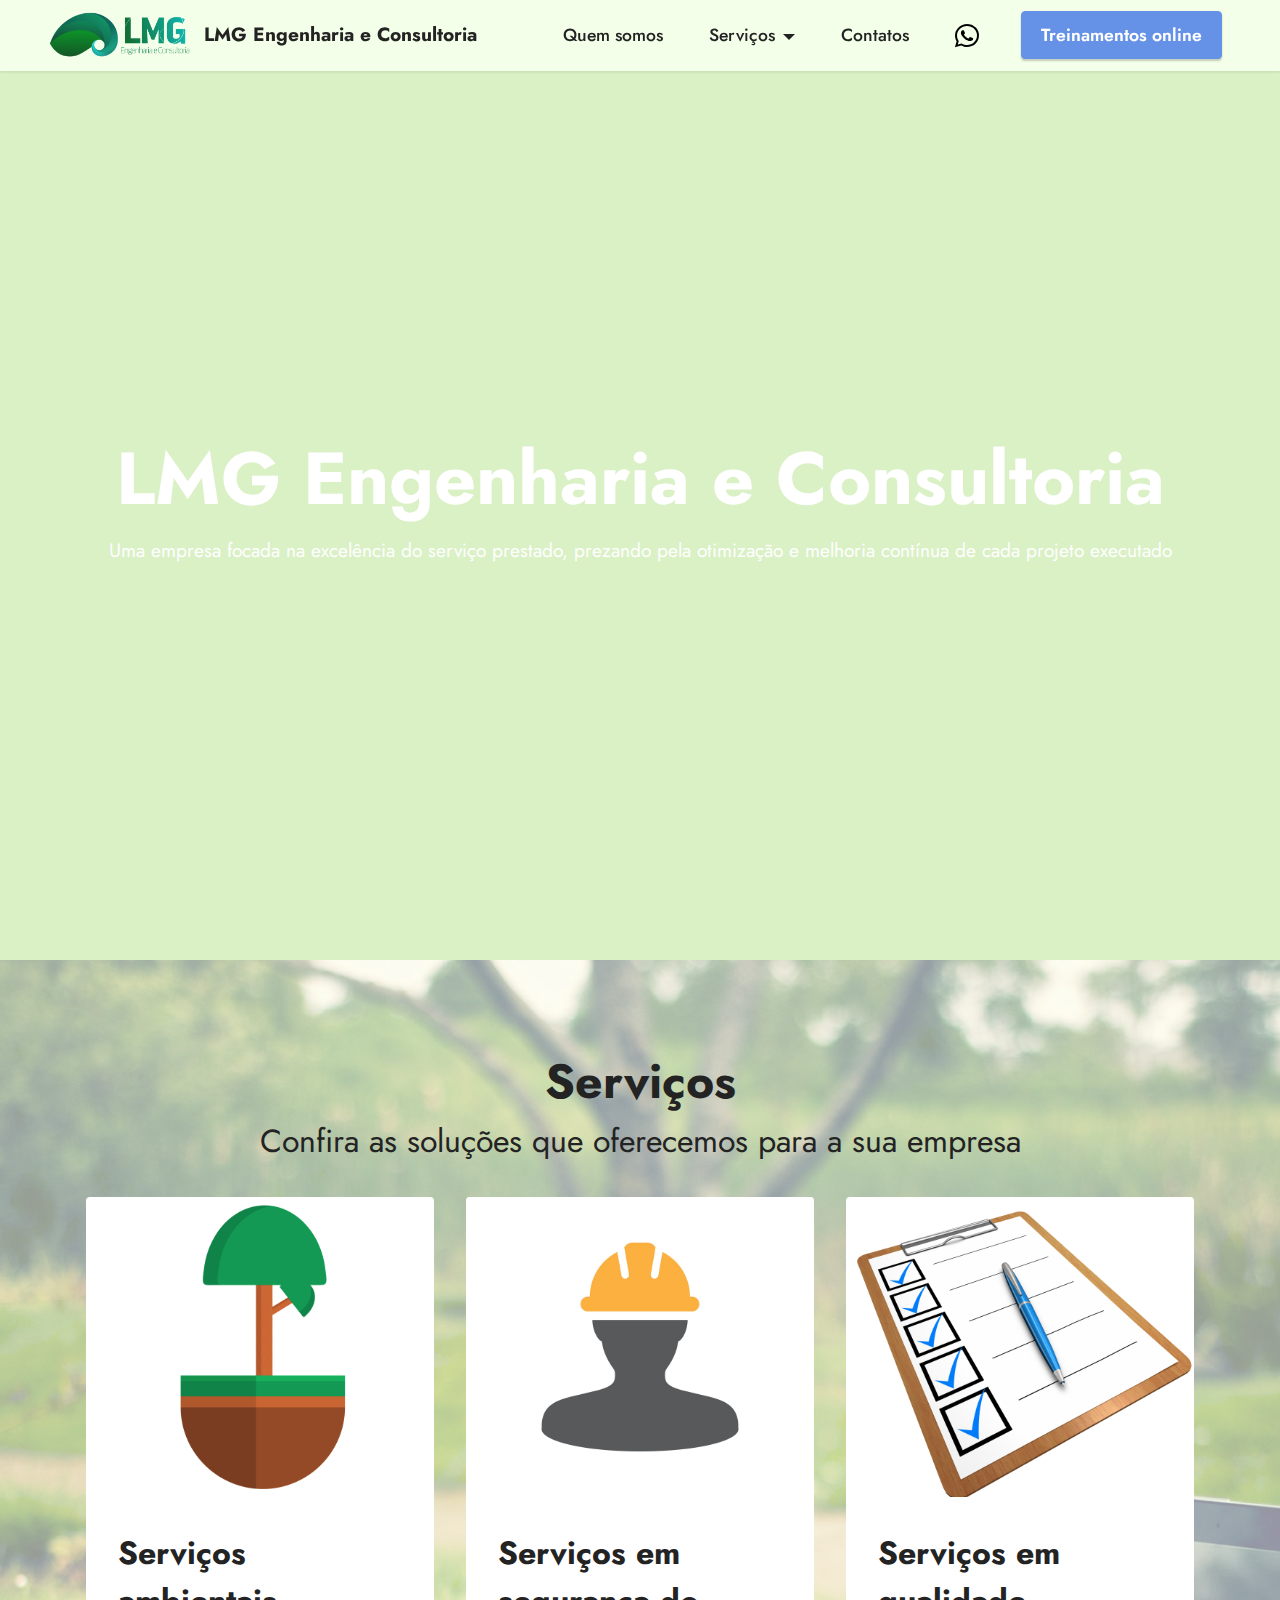
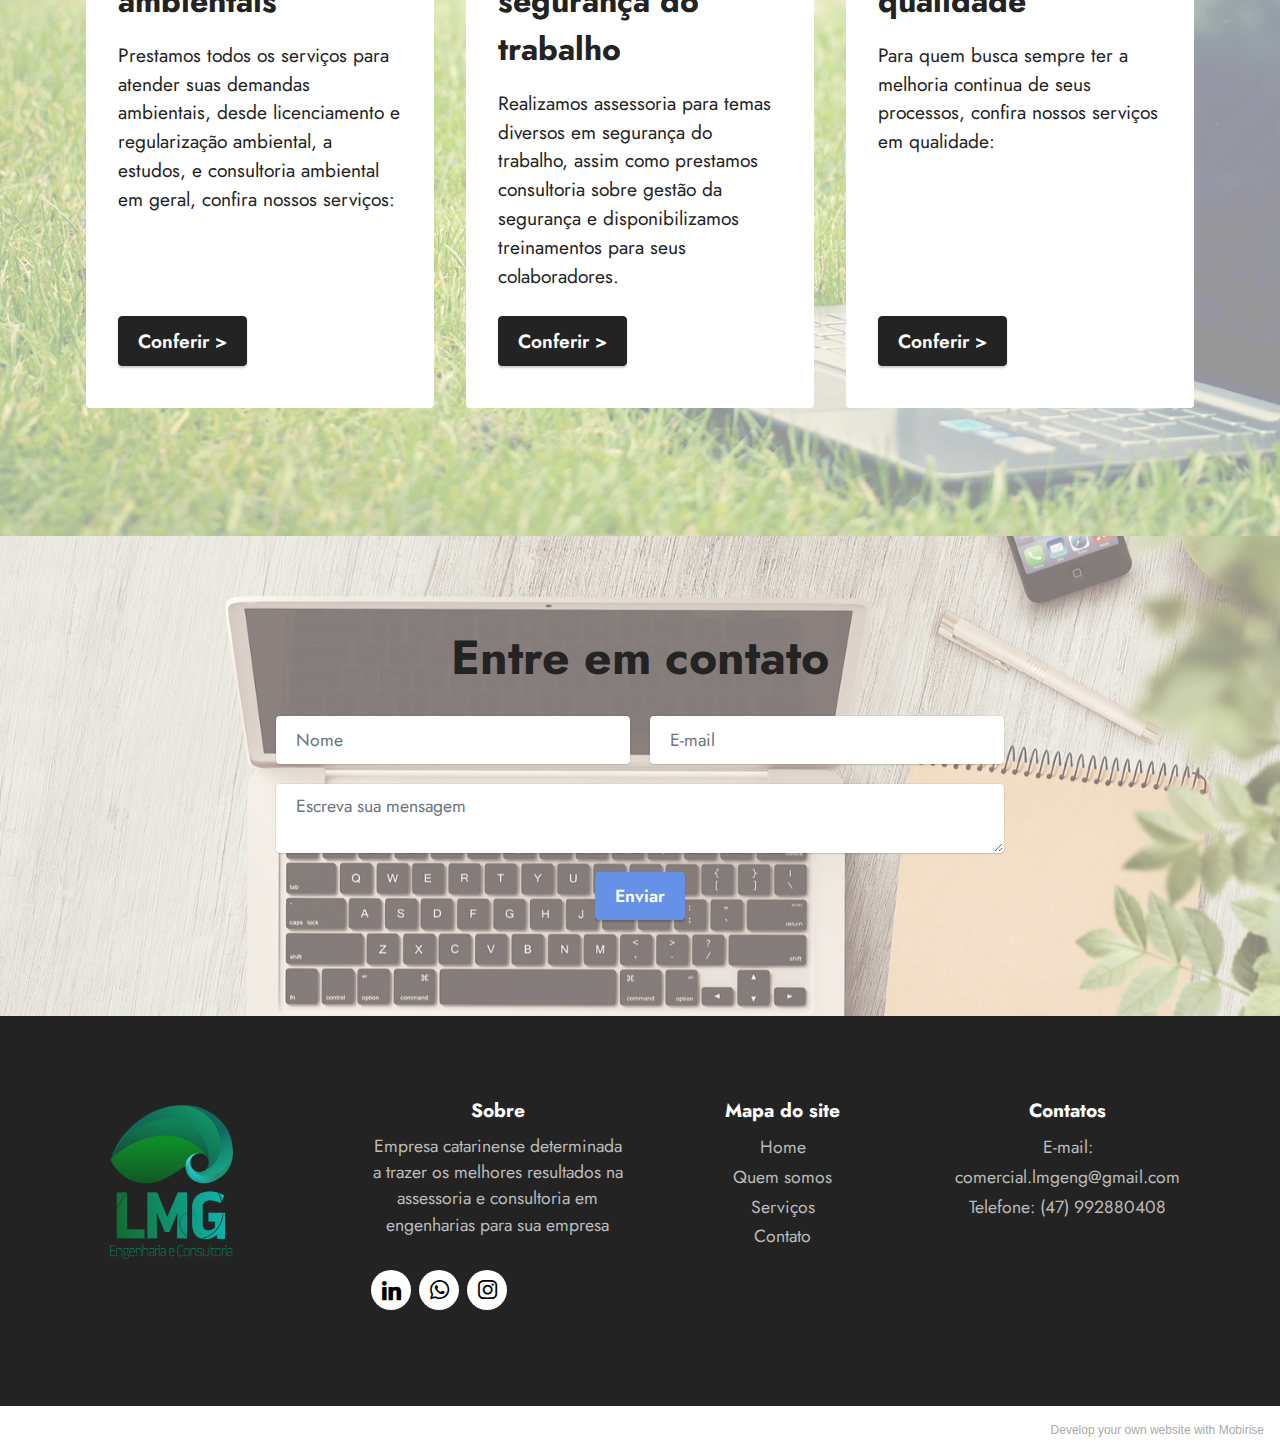
<file: index.html>
<!DOCTYPE html>
<html  >
<head>
  <!-- Site made with Mobirise Website Builder v5.3.10, https://mobirise.com -->
  <meta charset="UTF-8">
  <meta http-equiv="X-UA-Compatible" content="IE=edge">
  <meta name="generator" content="Mobirise v5.3.10, mobirise.com">
  <meta name="viewport" content="width=device-width, initial-scale=1, minimum-scale=1">
  <link rel="shortcut icon" href="assets/images/verso-3.png" type="image/x-icon">
  <meta name="description" content="">
  
  
  <title>Home</title>
  <link rel="stylesheet" href="assets/tether/tether.min.css">
  <link rel="stylesheet" href="assets/bootstrap/css/bootstrap.min.css">
  <link rel="stylesheet" href="assets/bootstrap/css/bootstrap-grid.min.css">
  <link rel="stylesheet" href="assets/bootstrap/css/bootstrap-reboot.min.css">
  <link rel="stylesheet" href="assets/dropdown/css/style.css">
  <link rel="stylesheet" href="assets/formstyler/jquery.formstyler.css">
  <link rel="stylesheet" href="assets/formstyler/jquery.formstyler.theme.css">
  <link rel="stylesheet" href="assets/datepicker/jquery.datetimepicker.min.css">
  <link rel="stylesheet" href="assets/socicon/css/styles.css">
  <link rel="stylesheet" href="assets/theme/css/style.css">
  <link rel="preload" href="https://fonts.googleapis.com/css?family=Jost:100,200,300,400,500,600,700,800,900,100i,200i,300i,400i,500i,600i,700i,800i,900i&display=swap" as="style" onload="this.onload=null;this.rel='stylesheet'">
  <noscript><link rel="stylesheet" href="https://fonts.googleapis.com/css?family=Jost:100,200,300,400,500,600,700,800,900,100i,200i,300i,400i,500i,600i,700i,800i,900i&display=swap"></noscript>
  <link rel="preload" as="style" href="assets/mobirise/css/mbr-additional.css"><link rel="stylesheet" href="assets/mobirise/css/mbr-additional.css" type="text/css">
  
  
  
  
</head>
<body>
  
  <section class="menu menu2 cid-sEdP84NF8r" once="menu" id="menu2-c">
    
    <nav class="navbar navbar-dropdown navbar-fixed-top navbar-expand-lg">
        <div class="container-fluid">
            <div class="navbar-brand">
                <span class="navbar-logo">
                    <a href="lmgengenharia.site.html#header5-4h">
                        <img src="assets/images/verso-3.png" alt="Mobirise" style="height: 3rem;">
                    </a>
                </span>
                <span class="navbar-caption-wrap"><a class="navbar-caption text-black text-primary display-7" href="lmgengenharia.site.html#top">LMG Engenharia e Consultoria</a></span>
            </div>
            <button class="navbar-toggler" type="button" data-toggle="collapse" data-target="#navbarSupportedContent" aria-controls="navbarNavAltMarkup" aria-expanded="false" aria-label="Toggle navigation">
                <div class="hamburger">
                    <span></span>
                    <span></span>
                    <span></span>
                    <span></span>
                </div>
            </button>
            <div class="collapse navbar-collapse" id="navbarSupportedContent">
                <ul class="navbar-nav nav-dropdown" data-app-modern-menu="true"><li class="nav-item"><a class="nav-link link text-black text-primary display-4" href="page2.html#content4-v">Quem somos</a></li><li class="nav-item dropdown"><a class="nav-link link text-black text-primary dropdown-toggle display-4" href="#" data-toggle="dropdown-submenu" aria-expanded="false">Serviços</a><div class="dropdown-menu"><a class="text-black text-primary dropdown-item display-4" href="page5.html#content4-1z" aria-expanded="false">Serviços Ambientais</a><a class="text-black text-primary dropdown-item display-4" href="page6.html#content4-36" aria-expanded="false">Serviços em Segurança do Trabalho</a><a class="text-black text-primary dropdown-item display-4" href="page7.html#content4-3p" aria-expanded="false">Serviços em Qualidade</a></div></li>
                    
                    <li class="nav-item"><a class="nav-link link text-black text-primary display-4" href="page4.html#contacts3-1s">Contatos</a>
                    </li></ul>
                <div class="icons-menu">
                    <a class="iconfont-wrapper" href="https://wa.me/qr/V5V2O3VWIZVVA1" target="_blank">
                        <span class="p-2 mbr-iconfont socicon-whatsapp socicon"></span>
                    </a>
                    
                    
                    
                </div>
                <div class="navbar-buttons mbr-section-btn"><a class="btn btn-primary display-4" href="https://space.hotmart.com/pt-BR/lmgengenharia">Treinamentos online</a></div>
            </div>
        </div>
    </nav>
</section>

<section class="header5 cid-sES7Bm0gPq mbr-fullscreen" data-bg-video="https://www.youtube.com/watch?v=oOhMGdFbYvU&amp;list=PLDTG-mhC5UzPo-QFAg7dXbJUVtRCjUN6J&amp;index=33" id="header5-4h">

    

    <div class="mbr-overlay" style="opacity: 0.6; background-color: rgb(194, 230, 159);"></div>

    <div class="container">
        <div class="row justify-content-center">
            <div class="col-12 col-lg-12">
                <h1 class="mbr-section-title mbr-fonts-style mbr-white mb-3 display-1"><strong>LMG Engenharia e Consultoria</strong></h1>
                
                <p class="mbr-text mbr-fonts-style mbr-white display-7">
                    Uma empresa focada na excelência do serviço prestado, prezando pela otimização e melhoria contínua de cada projeto executado </p>
                
            </div>
        </div>
    </div>
</section>

<section class="features4 cid-sEdRmgXYfr" id="features4-i">
    
    <div class="mbr-overlay"></div>
    <div class="container">
        <div class="mbr-section-head">
            <h4 class="mbr-section-title mbr-fonts-style align-center mb-0 display-2">
                <strong>Serviços</strong></h4>
            <h5 class="mbr-section-subtitle mbr-fonts-style align-center mb-0 mt-2 display-5">Confira as soluções que oferecemos para a sua empresa</h5>
        </div>
        <div class="row mt-4">
            <div class="item features-image сol-12 col-md-6 col-lg-4 active">
                <div class="item-wrapper">
                    <div class="item-img">
                        <img src="assets/images/mbr-2.png" alt="" title="" data-slide-to="3">
                    </div>
                    <div class="item-content">
                        <h5 class="item-title mbr-fonts-style display-5"><strong>Serviços ambientais</strong></h5>
                        
                        <p class="mbr-text mbr-fonts-style mt-3 display-7">Prestamos todos os serviços para atender suas demandas ambientais, desde licenciamento e regularização ambiental, a estudos, e consultoria ambiental em geral, confira nossos serviços:</p>
                    </div>
                    <div class="mbr-section-btn item-footer mt-2"><a href="page5.html#content4-1z" class="btn item-btn btn-black display-7">Conferir &gt;</a></div>
                </div>
            </div><div class="item features-image сol-12 col-md-6 col-lg-4">
                <div class="item-wrapper">
                    <div class="item-img">
                        <img src="assets/images/mbr-3.jpg" alt="" title="" data-slide-to="0">
                    </div>
                    <div class="item-content">
                        <h5 class="item-title mbr-fonts-style display-5"><strong>Serviços em segurança do trabalho</strong></h5>
                        
                        <p class="mbr-text mbr-fonts-style mt-3 display-7">Realizamos assessoria para temas diversos em segurança do trabalho, assim como prestamos consultoria sobre gestão da segurança e disponibilizamos treinamentos para seus colaboradores.<br></p>
                    </div>
                    <div class="mbr-section-btn item-footer mt-2"><a href="page6.html#content4-36" class="btn item-btn btn-black display-7">Conferir &gt;</a></div>
                </div>
            </div><div class="item features-image сol-12 col-md-6 col-lg-4">
                <div class="item-wrapper">
                    <div class="item-img">
                        <img src="assets/images/mbr-9.png" alt="" title="" data-slide-to="1">
                    </div>
                    <div class="item-content">
                        <h5 class="item-title mbr-fonts-style display-5"><strong>Serviços em qualidade</strong></h5>
                        
                        <p class="mbr-text mbr-fonts-style mt-3 display-7">Para quem busca sempre ter a melhoria continua de seus processos, confira nossos serviços em qualidade:</p>
                    </div>
                    <div class="mbr-section-btn item-footer mt-2"><a href="page7.html#content4-3p" class="btn item-btn btn-black display-7">Conferir &gt;</a></div>
                </div>
            </div>
            
            

        </div>
    </div>
</section>

<section class="form5 cid-sEScKz1kx4" id="form5-4i">
    
    <div class="mbr-overlay"></div>
    <div class="container">
        <div class="mbr-section-head">
            <h3 class="mbr-section-title mbr-fonts-style align-center mb-0 display-2">
                <strong>Entre em contato</strong></h3>
            
        </div>
        <div class="row justify-content-center mt-4">
            <div class="col-lg-8 mx-auto mbr-form" data-form-type="formoid">
                <form action="https://mobirise.eu/" method="POST" class="mbr-form form-with-styler" data-form-title="Form Name"><input type="hidden" name="email" data-form-email="true" value="LymPF3VqzVpq/v/W9iPptsK6kv2ynDicVuadBqZhmTpXFn1YMA/Er1l4lshah2gt3xVbjYyckMbss4puWU+SGjoi0eyFp/xR+FzzhFZ4SOTSv+XHMYOtO95mF1qbidX/">
                    <div class="row">
                        <div hidden="hidden" data-form-alert="" class="alert alert-success col-12">Em breve retornaremos, obrigado!</div>
                        <div hidden="hidden" data-form-alert-danger="" class="alert alert-danger col-12">Oops...! some
                            problem!</div>
                    </div>
                    <div class="dragArea row">
                        <div class="col-md col-sm-12 form-group" data-for="name">
                            <input type="text" name="name" placeholder="Nome" data-form-field="name" class="form-control" value="" id="name-form5-4i">
                        </div>
                        <div class="col-md col-sm-12 form-group" data-for="email">
                            <input type="email" name="email" placeholder="E-mail" data-form-field="email" class="form-control" value="" id="email-form5-4i">
                        </div>
                        
                        <div class="col-12 form-group" data-for="textarea">
                            <textarea name="textarea" placeholder="Escreva sua mensagem" data-form-field="textarea" class="form-control" id="textarea-form5-4i"></textarea>
                        </div>
                        <div class="col-lg-12 col-md-12 col-sm-12 align-center mbr-section-btn"><button type="submit" class="btn btn-primary display-4">Enviar</button></div>
                    </div>
                </form>
            </div>
        </div>
    </div>
</section>

<section class="footer4 cid-sEhlQ4Q3fu" once="footers" id="footer4-11">

    
    
    <div class="container">
        <div class="row mbr-white">
            <div class="col-6 col-lg-3">
                <div class="media-wrap col-md-8 col-12">
                    <a href="https://mobiri.se/">
                        <img src="assets/images/verso-1.png" alt="Mobirise">
                    </a>
                </div>
            </div>
            <div class="col-12 col-md-6 col-lg-3">
                <h5 class="mbr-section-subtitle mbr-fonts-style mb-2 display-7">
                    <strong>Sobre</strong></h5>
                <p class="mbr-text mbr-fonts-style mb-4 display-4">
                    Empresa catarinense determinada a trazer os melhores resultados na assessoria e consultoria em engenharias para sua empresa</p>
                <h5 class="mbr-section-subtitle mbr-fonts-style mb-3 display-7"></h5>
                <div class="social-row display-7">
                    <div class="soc-item">
                        
                            <span class="mbr-iconfont socicon-linkedin socicon"></span>
                        
                    </div>
                    <div class="soc-item">
                        <a href="https://wa.me/qr/V5V2O3VWIZVVA1" target="_blank">
                            <span class="mbr-iconfont socicon-whatsapp socicon"></span>
                        </a>
                    </div>
                    <div class="soc-item">
                        <a href="https://instagram.com/lmg_eng" target="_blank">
                            <span class="mbr-iconfont socicon-instagram socicon"></span>
                        </a>
                    </div>
                    
                </div>
            </div>
            <div class="col-12 col-md-6 col-lg-3">
                <h5 class="mbr-section-subtitle mbr-fonts-style mb-2 display-7"><strong>Mapa do site</strong></h5>
                <ul class="list mbr-fonts-style display-4">
                    <li class="mbr-text item-wrap"><span style="font-size: 1.1rem;">Home</span></li><li class="mbr-text item-wrap">Quem somos</li>
                    <li class="mbr-text item-wrap">Serviços</li>
                    <li class="mbr-text item-wrap">Contato</li>
                </ul>
            </div>
            <div class="col-12 col-md-6 col-lg-3">
                <h5 class="mbr-section-subtitle mbr-fonts-style mb-2 display-7">
                    <strong>Contatos</strong></h5>
                <ul class="list mbr-fonts-style display-4">
                    <li class="mbr-text item-wrap">E-mail: comercial.lmgeng@gmail.com</li>
                    <li class="mbr-text item-wrap">Telefone: (47) 992880408</li>
                    <li class="mbr-text item-wrap"><br></li>
                </ul>
            </div>
            
        </div>
    </div>
</section><section style="background-color: #fff; font-family: -apple-system, BlinkMacSystemFont, 'Segoe UI', 'Roboto', 'Helvetica Neue', Arial, sans-serif; color:#aaa; font-size:12px; padding: 0; align-items: center; display: flex;"><a href="https://mobirise.site/l" style="flex: 1 1; height: 3rem; padding-left: 1rem;"></a><p style="flex: 0 0 auto; margin:0; padding-right:1rem;">Develop your own website with <a href="https://mobirise.site/z" style="color:#aaa;">Mobirise</a></p></section><script src="assets/web/assets/jquery/jquery.min.js"></script>  <script src="assets/popper/popper.min.js"></script>  <script src="assets/tether/tether.min.js"></script>  <script src="assets/bootstrap/js/bootstrap.min.js"></script>  <script src="assets/smoothscroll/smooth-scroll.js"></script>  <script src="assets/ytplayer/jquery.mb.ytplayer.min.js"></script>  <script src="assets/vimeoplayer/jquery.mb.vimeo_player.js"></script>  <script src="assets/dropdown/js/nav-dropdown.js"></script>  <script src="assets/dropdown/js/navbar-dropdown.js"></script>  <script src="assets/touchswipe/jquery.touch-swipe.min.js"></script>  <script src="assets/formstyler/jquery.formstyler.js"></script>  <script src="assets/formstyler/jquery.formstyler.min.js"></script>  <script src="assets/datepicker/jquery.datetimepicker.full.js"></script>  <script src="assets/theme/js/script.js"></script>  <script src="assets/formoid/formoid.min.js"></script>  
  
  
</body>
</html>
</file>
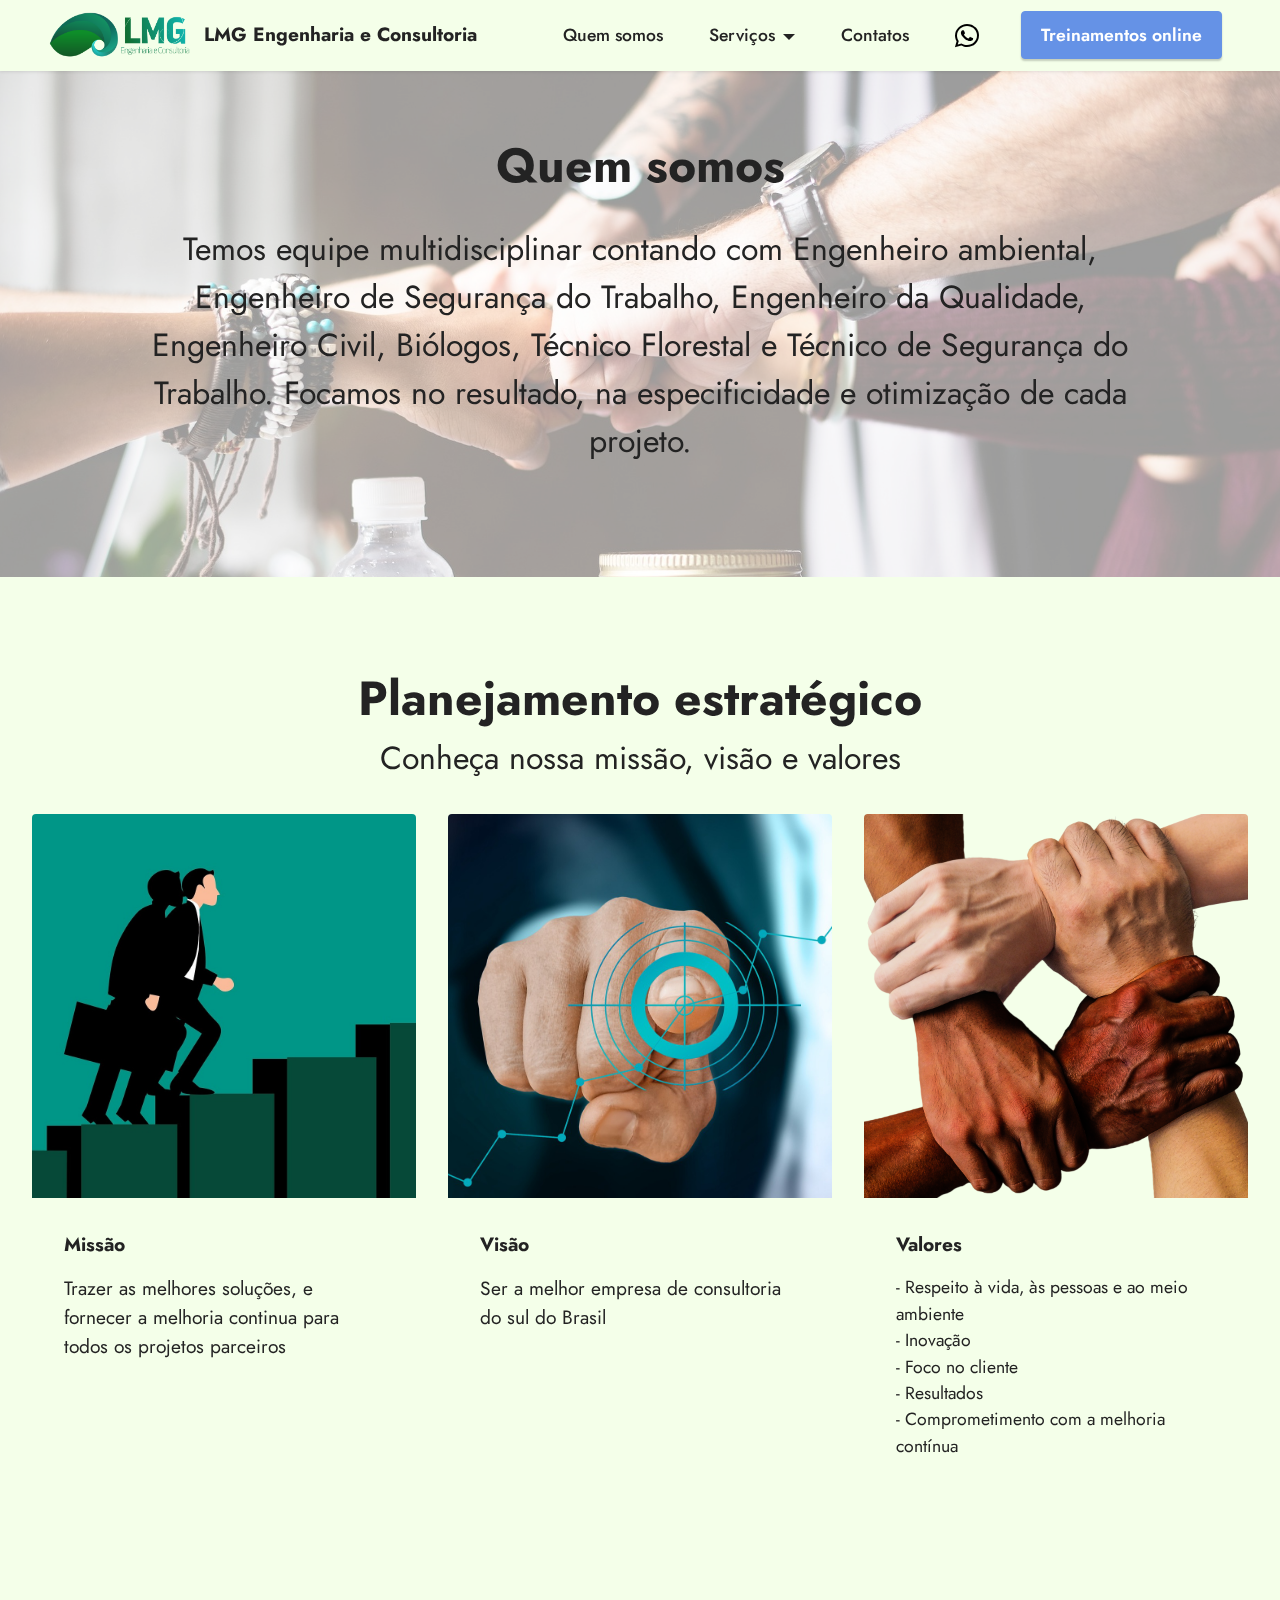
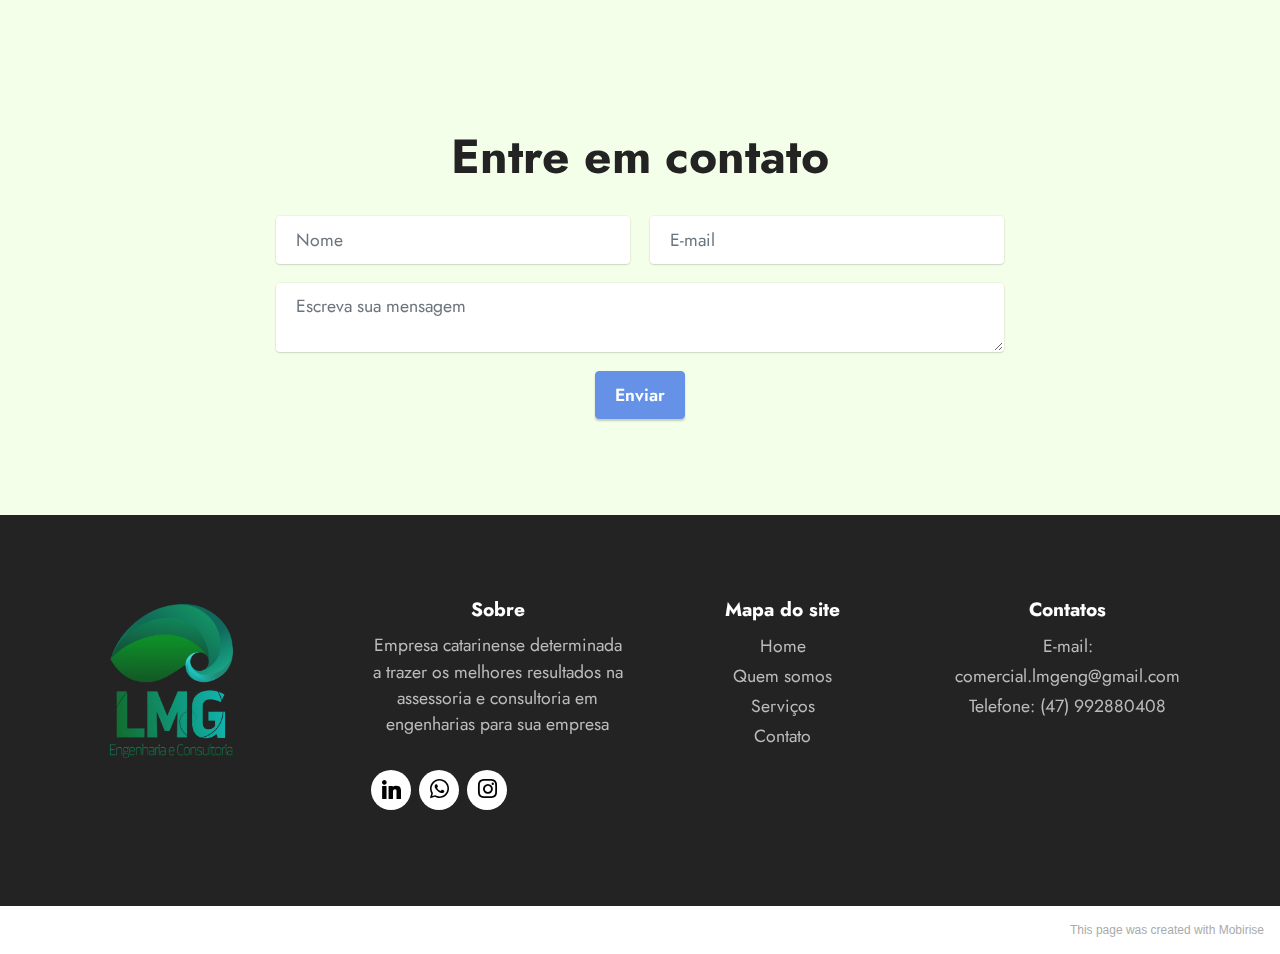
<file: page2.html>
<!DOCTYPE html>
<html  >
<head>
  <!-- Site made with Mobirise Website Builder v5.3.10, https://mobirise.com -->
  <meta charset="UTF-8">
  <meta http-equiv="X-UA-Compatible" content="IE=edge">
  <meta name="generator" content="Mobirise v5.3.10, mobirise.com">
  <meta name="viewport" content="width=device-width, initial-scale=1, minimum-scale=1">
  <link rel="shortcut icon" href="assets/images/verso-3.png" type="image/x-icon">
  <meta name="description" content="">
  
  
  <title>Quem somos</title>
  <link rel="stylesheet" href="assets/tether/tether.min.css">
  <link rel="stylesheet" href="assets/bootstrap/css/bootstrap.min.css">
  <link rel="stylesheet" href="assets/bootstrap/css/bootstrap-grid.min.css">
  <link rel="stylesheet" href="assets/bootstrap/css/bootstrap-reboot.min.css">
  <link rel="stylesheet" href="assets/dropdown/css/style.css">
  <link rel="stylesheet" href="assets/formstyler/jquery.formstyler.css">
  <link rel="stylesheet" href="assets/formstyler/jquery.formstyler.theme.css">
  <link rel="stylesheet" href="assets/datepicker/jquery.datetimepicker.min.css">
  <link rel="stylesheet" href="assets/socicon/css/styles.css">
  <link rel="stylesheet" href="assets/theme/css/style.css">
  <link rel="preload" href="https://fonts.googleapis.com/css?family=Jost:100,200,300,400,500,600,700,800,900,100i,200i,300i,400i,500i,600i,700i,800i,900i&display=swap" as="style" onload="this.onload=null;this.rel='stylesheet'">
  <noscript><link rel="stylesheet" href="https://fonts.googleapis.com/css?family=Jost:100,200,300,400,500,600,700,800,900,100i,200i,300i,400i,500i,600i,700i,800i,900i&display=swap"></noscript>
  <link rel="preload" as="style" href="assets/mobirise/css/mbr-additional.css"><link rel="stylesheet" href="assets/mobirise/css/mbr-additional.css" type="text/css">
  
  
  
  
</head>
<body>
  
  <section class="menu menu2 cid-sEgQWv4Jci" once="menu" id="menu2-q">
    
    <nav class="navbar navbar-dropdown navbar-fixed-top navbar-expand-lg">
        <div class="container-fluid">
            <div class="navbar-brand">
                <span class="navbar-logo">
                    <a href="lmgengenharia.site.html#header5-4h">
                        <img src="assets/images/verso-3.png" alt="Mobirise" style="height: 3rem;">
                    </a>
                </span>
                <span class="navbar-caption-wrap"><a class="navbar-caption text-black text-primary display-7" href="lmgengenharia.site.html#top">LMG Engenharia e Consultoria</a></span>
            </div>
            <button class="navbar-toggler" type="button" data-toggle="collapse" data-target="#navbarSupportedContent" aria-controls="navbarNavAltMarkup" aria-expanded="false" aria-label="Toggle navigation">
                <div class="hamburger">
                    <span></span>
                    <span></span>
                    <span></span>
                    <span></span>
                </div>
            </button>
            <div class="collapse navbar-collapse" id="navbarSupportedContent">
                <ul class="navbar-nav nav-dropdown" data-app-modern-menu="true"><li class="nav-item"><a class="nav-link link text-black text-primary display-4" href="page2.html#content4-v">Quem somos</a></li><li class="nav-item dropdown"><a class="nav-link link text-black text-primary dropdown-toggle display-4" href="#" data-toggle="dropdown-submenu" aria-expanded="false">Serviços</a><div class="dropdown-menu"><a class="text-black text-primary dropdown-item display-4" href="page5.html#content4-1z" aria-expanded="false">Serviços Ambientais</a><a class="text-black text-primary dropdown-item display-4" href="page6.html#content4-36" aria-expanded="false">Serviços em Segurança do Trabalho</a><a class="text-black text-primary dropdown-item display-4" href="page7.html#content4-3p" aria-expanded="false">Serviços em Qualidade</a></div></li>
                    
                    <li class="nav-item"><a class="nav-link link text-black text-primary display-4" href="page4.html#contacts3-1s">Contatos</a>
                    </li></ul>
                <div class="icons-menu">
                    <a class="iconfont-wrapper" href="https://wa.me/qr/V5V2O3VWIZVVA1" target="_blank">
                        <span class="p-2 mbr-iconfont socicon-whatsapp socicon"></span>
                    </a>
                    
                    
                    
                </div>
                <div class="navbar-buttons mbr-section-btn"><a class="btn btn-primary display-4" href="https://space.hotmart.com/pt-BR/lmgengenharia">Treinamentos online</a></div>
            </div>
        </div>
    </nav>
</section>

<section class="content4 cid-sEgRHiP19u mbr-parallax-background" id="content4-v">
    
    <div class="mbr-overlay" style="opacity: 0.6; background-color: rgb(255, 255, 255);">
    </div>
    <div class="container-fluid">
        <div class="row justify-content-center">
            <div class="title col-md-12 col-lg-10">
                <h3 class="mbr-section-title mbr-fonts-style align-center mb-4 display-2">
                    <strong>Quem somos</strong></h3>
                <h4 class="mbr-section-subtitle align-center mbr-fonts-style mb-4 display-5">
                    Temos equipe multidisciplinar contando com Engenheiro ambiental, Engenheiro de Segurança do Trabalho, Engenheiro da Qualidade, Engenheiro Civil, Biólogos, Técnico Florestal e Técnico de Segurança do Trabalho. Focamos no resultado, na especificidade e otimização de cada projeto.</h4>
                
            </div>
        </div>
    </div>
</section>

<section class="gallery3 cid-sEgSTTxSgW" id="gallery3-x">
    
    
    <div class="container-fluid">
        <div class="mbr-section-head">
            <h4 class="mbr-section-title mbr-fonts-style align-center mb-0 display-2">
                <strong>Planejamento estratégico</strong></h4>
            <h5 class="mbr-section-subtitle mbr-fonts-style align-center mb-0 mt-2 display-5">Conheça nossa missão, visão e valores</h5>
        </div>
        <div class="row mt-4">
            <div class="item features-image сol-12 col-md-6 col-lg-4 active">
                <div class="item-wrapper">
                    <div class="item-img">
                        <img src="assets/images/mbr-4.jpeg" alt="">
                    </div>
                    <div class="item-content">
                        <h5 class="item-title mbr-fonts-style display-7">
                            <strong>Missão</strong></h5>
                        
                        <p class="mbr-text mbr-fonts-style mt-3 display-7">Trazer as melhores soluções, e fornecer a melhoria continua para todos os projetos parceiros<br></p>
                    </div>
                    
                </div>
            </div>
            
            <div class="item features-image сol-12 col-md-6 col-lg-4">
                <div class="item-wrapper">
                    <div class="item-img">
                        <img src="assets/images/mbr-5.jpeg" data-slide-to="1" alt="">
                    </div>
                    <div class="item-content">
                        <h5 class="item-title mbr-fonts-style display-7">
                            <strong>Visão</strong></h5>
                        
                        <p class="mbr-text mbr-fonts-style mt-3 display-7">Ser a melhor empresa de consultoria do sul do Brasil<br></p>
                    </div>
                    
                </div>
            </div><div class="item features-image сol-12 col-md-6 col-lg-4">
                <div class="item-wrapper">
                    <div class="item-img">
                        <img src="assets/images/mbr-16.png" data-slide-to="2" alt="">
                    </div>
                    <div class="item-content">
                        <h5 class="item-title mbr-fonts-style display-7">
                            <strong>Valores</strong></h5>
                        
                        <p class="mbr-text mbr-fonts-style mt-3 display-4">- Respeito à vida, às pessoas e ao meio ambiente
<br>- Inovação
<br>- Foco no cliente
<br>- Resultados
<br>- Comprometimento com a melhoria contínua<br></p>
                    </div>
                    
                </div>
            </div>
            
        </div>
    </div>
</section>

<section class="form5 cid-sESi8ykM3e" id="form5-4m">
    
    
    <div class="container">
        <div class="mbr-section-head">
            <h3 class="mbr-section-title mbr-fonts-style align-center mb-0 display-2">
                <strong>Entre em contato</strong></h3>
            
        </div>
        <div class="row justify-content-center mt-4">
            <div class="col-lg-8 mx-auto mbr-form" data-form-type="formoid">
                <form action="https://mobirise.eu/" method="POST" class="mbr-form form-with-styler" data-form-title="Form Name"><input type="hidden" name="email" data-form-email="true" value="GKyheT7HdhxLI9N6kZ/zL2PGPgC08Fsdx2T1uS1KbxvFNj/kCEP12/vWCBPp3aG/GJKZkU6OS+ESSWc8eiOTPwj6ciGwan3LKiGyfPWSd2Q6oOcqStO/BxX5ASN0dhQy">
                    <div class="row">
                        <div hidden="hidden" data-form-alert="" class="alert alert-success col-12">Em breve retornaremos, obrigado!</div>
                        <div hidden="hidden" data-form-alert-danger="" class="alert alert-danger col-12">Oops...! some
                            problem!</div>
                    </div>
                    <div class="dragArea row">
                        <div class="col-md col-sm-12 form-group" data-for="name">
                            <input type="text" name="name" placeholder="Nome" data-form-field="name" class="form-control" value="" id="name-form5-4m">
                        </div>
                        <div class="col-md col-sm-12 form-group" data-for="email">
                            <input type="email" name="email" placeholder="E-mail" data-form-field="email" class="form-control" value="" id="email-form5-4m">
                        </div>
                        
                        <div class="col-12 form-group" data-for="textarea">
                            <textarea name="textarea" placeholder="Escreva sua mensagem" data-form-field="textarea" class="form-control" id="textarea-form5-4m"></textarea>
                        </div>
                        <div class="col-lg-12 col-md-12 col-sm-12 align-center mbr-section-btn"><button type="submit" class="btn btn-primary display-4">Enviar</button></div>
                    </div>
                </form>
            </div>
        </div>
    </div>
</section>

<section class="footer4 cid-sEhlQ4Q3fu" once="footers" id="footer4-11">

    
    
    <div class="container">
        <div class="row mbr-white">
            <div class="col-6 col-lg-3">
                <div class="media-wrap col-md-8 col-12">
                    <a href="https://mobiri.se/">
                        <img src="assets/images/verso-1.png" alt="Mobirise">
                    </a>
                </div>
            </div>
            <div class="col-12 col-md-6 col-lg-3">
                <h5 class="mbr-section-subtitle mbr-fonts-style mb-2 display-7">
                    <strong>Sobre</strong></h5>
                <p class="mbr-text mbr-fonts-style mb-4 display-4">
                    Empresa catarinense determinada a trazer os melhores resultados na assessoria e consultoria em engenharias para sua empresa</p>
                <h5 class="mbr-section-subtitle mbr-fonts-style mb-3 display-7"></h5>
                <div class="social-row display-7">
                    <div class="soc-item">
                        
                            <span class="mbr-iconfont socicon-linkedin socicon"></span>
                        
                    </div>
                    <div class="soc-item">
                        <a href="https://wa.me/qr/V5V2O3VWIZVVA1" target="_blank">
                            <span class="mbr-iconfont socicon-whatsapp socicon"></span>
                        </a>
                    </div>
                    <div class="soc-item">
                        <a href="https://instagram.com/lmg_eng" target="_blank">
                            <span class="mbr-iconfont socicon-instagram socicon"></span>
                        </a>
                    </div>
                    
                </div>
            </div>
            <div class="col-12 col-md-6 col-lg-3">
                <h5 class="mbr-section-subtitle mbr-fonts-style mb-2 display-7"><strong>Mapa do site</strong></h5>
                <ul class="list mbr-fonts-style display-4">
                    <li class="mbr-text item-wrap"><span style="font-size: 1.1rem;">Home</span></li><li class="mbr-text item-wrap">Quem somos</li>
                    <li class="mbr-text item-wrap">Serviços</li>
                    <li class="mbr-text item-wrap">Contato</li>
                </ul>
            </div>
            <div class="col-12 col-md-6 col-lg-3">
                <h5 class="mbr-section-subtitle mbr-fonts-style mb-2 display-7">
                    <strong>Contatos</strong></h5>
                <ul class="list mbr-fonts-style display-4">
                    <li class="mbr-text item-wrap">E-mail: comercial.lmgeng@gmail.com</li>
                    <li class="mbr-text item-wrap">Telefone: (47) 992880408</li>
                    <li class="mbr-text item-wrap"><br></li>
                </ul>
            </div>
            
        </div>
    </div>
</section><section style="background-color: #fff; font-family: -apple-system, BlinkMacSystemFont, 'Segoe UI', 'Roboto', 'Helvetica Neue', Arial, sans-serif; color:#aaa; font-size:12px; padding: 0; align-items: center; display: flex;"><a href="https://mobirise.site/y" style="flex: 1 1; height: 3rem; padding-left: 1rem;"></a><p style="flex: 0 0 auto; margin:0; padding-right:1rem;"><a href="https://mobirise.site/d" style="color:#aaa;">This page</a> was created with Mobirise</p></section><script src="assets/web/assets/jquery/jquery.min.js"></script>  <script src="assets/popper/popper.min.js"></script>  <script src="assets/tether/tether.min.js"></script>  <script src="assets/bootstrap/js/bootstrap.min.js"></script>  <script src="assets/smoothscroll/smooth-scroll.js"></script>  <script src="assets/dropdown/js/nav-dropdown.js"></script>  <script src="assets/dropdown/js/navbar-dropdown.js"></script>  <script src="assets/touchswipe/jquery.touch-swipe.min.js"></script>  <script src="assets/parallax/jarallax.min.js"></script>  <script src="assets/formstyler/jquery.formstyler.js"></script>  <script src="assets/formstyler/jquery.formstyler.min.js"></script>  <script src="assets/datepicker/jquery.datetimepicker.full.js"></script>  <script src="assets/theme/js/script.js"></script>  <script src="assets/formoid/formoid.min.js"></script>  
  
  
</body>
</html>
</file>
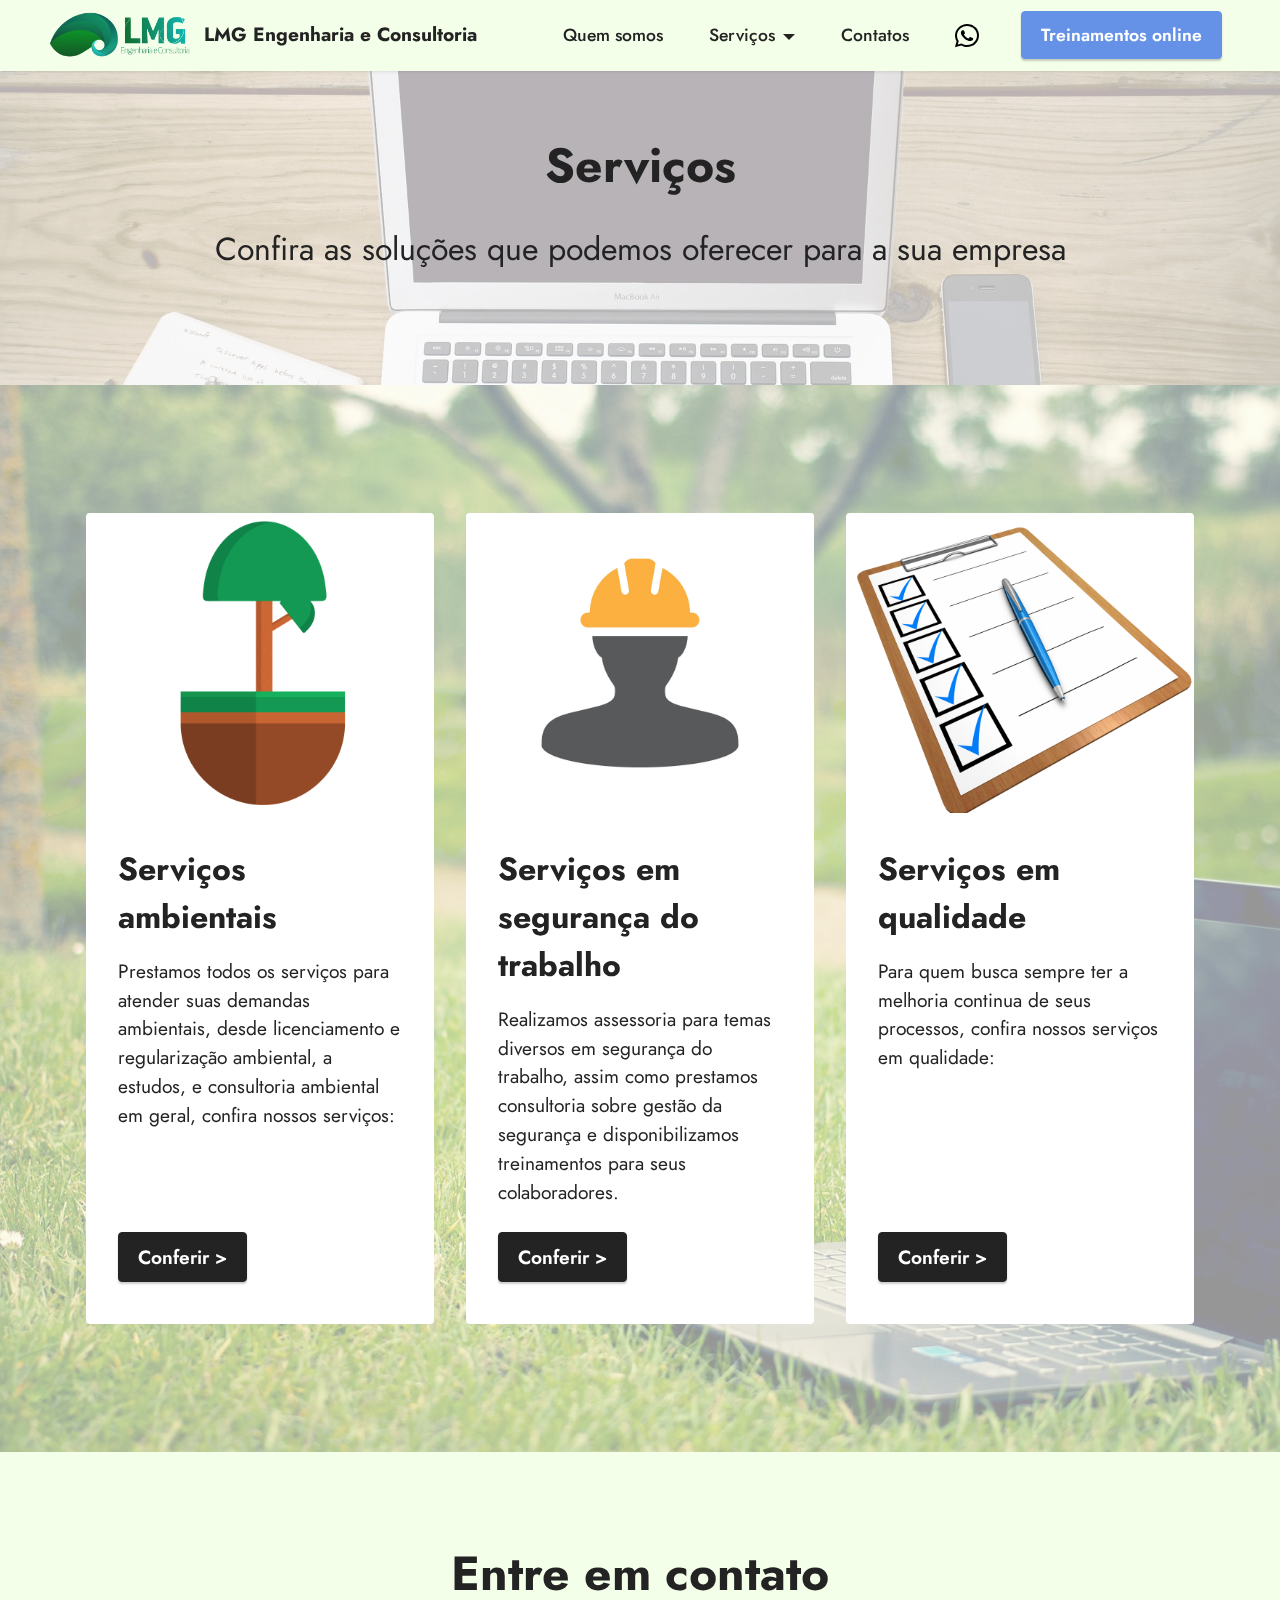
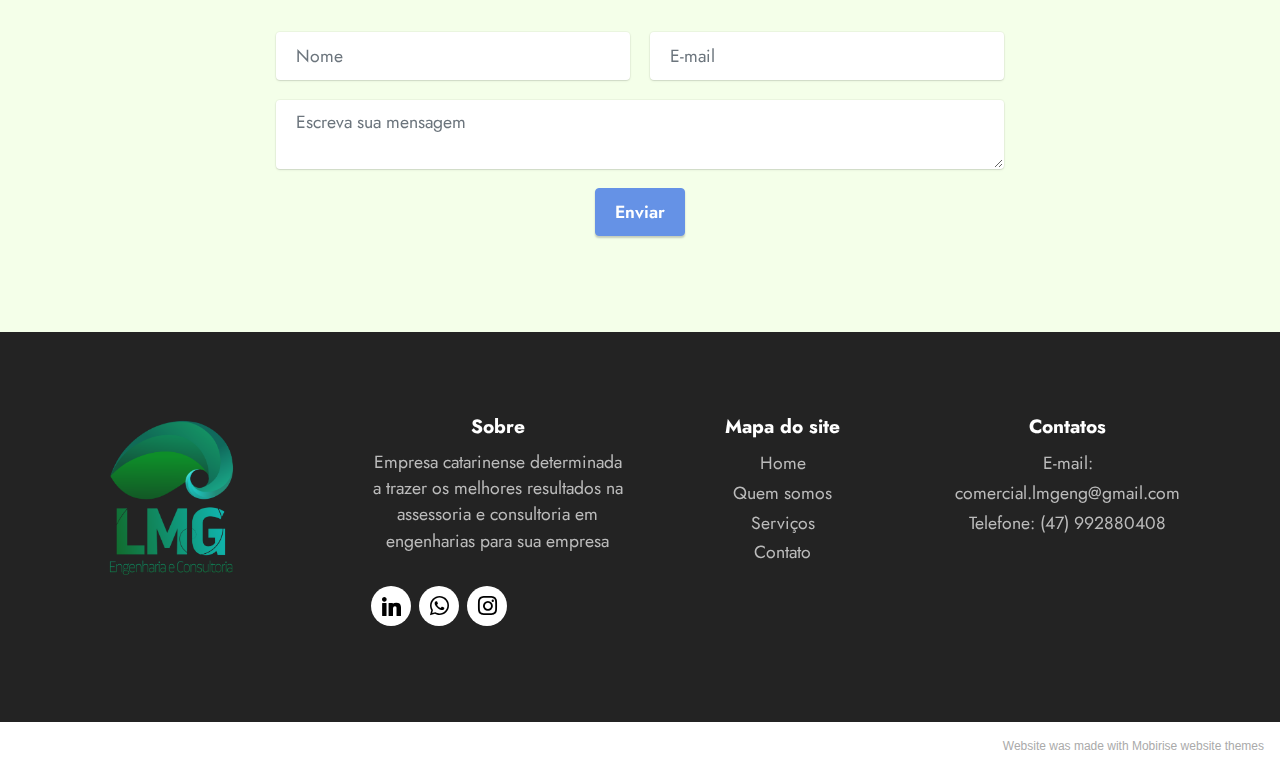
<file: page3.html>
<!DOCTYPE html>
<html  >
<head>
  <!-- Site made with Mobirise Website Builder v5.3.10, https://mobirise.com -->
  <meta charset="UTF-8">
  <meta http-equiv="X-UA-Compatible" content="IE=edge">
  <meta name="generator" content="Mobirise v5.3.10, mobirise.com">
  <meta name="viewport" content="width=device-width, initial-scale=1, minimum-scale=1">
  <link rel="shortcut icon" href="assets/images/verso-3.png" type="image/x-icon">
  <meta name="description" content="">
  
  
  <title>Serviços</title>
  <link rel="stylesheet" href="assets/tether/tether.min.css">
  <link rel="stylesheet" href="assets/bootstrap/css/bootstrap.min.css">
  <link rel="stylesheet" href="assets/bootstrap/css/bootstrap-grid.min.css">
  <link rel="stylesheet" href="assets/bootstrap/css/bootstrap-reboot.min.css">
  <link rel="stylesheet" href="assets/dropdown/css/style.css">
  <link rel="stylesheet" href="assets/formstyler/jquery.formstyler.css">
  <link rel="stylesheet" href="assets/formstyler/jquery.formstyler.theme.css">
  <link rel="stylesheet" href="assets/datepicker/jquery.datetimepicker.min.css">
  <link rel="stylesheet" href="assets/socicon/css/styles.css">
  <link rel="stylesheet" href="assets/theme/css/style.css">
  <link rel="preload" href="https://fonts.googleapis.com/css?family=Jost:100,200,300,400,500,600,700,800,900,100i,200i,300i,400i,500i,600i,700i,800i,900i&display=swap" as="style" onload="this.onload=null;this.rel='stylesheet'">
  <noscript><link rel="stylesheet" href="https://fonts.googleapis.com/css?family=Jost:100,200,300,400,500,600,700,800,900,100i,200i,300i,400i,500i,600i,700i,800i,900i&display=swap"></noscript>
  <link rel="preload" as="style" href="assets/mobirise/css/mbr-additional.css"><link rel="stylesheet" href="assets/mobirise/css/mbr-additional.css" type="text/css">
  
  
  
  
</head>
<body>
  
  <section class="menu menu2 cid-sEhpIReqwC" once="menu" id="menu2-1a">
    
    <nav class="navbar navbar-dropdown navbar-fixed-top navbar-expand-lg">
        <div class="container-fluid">
            <div class="navbar-brand">
                <span class="navbar-logo">
                    <a href="lmgengenharia.site.html#header5-4h">
                        <img src="assets/images/verso-3.png" alt="Mobirise" style="height: 3rem;">
                    </a>
                </span>
                <span class="navbar-caption-wrap"><a class="navbar-caption text-black text-primary display-7" href="lmgengenharia.site.html#top">LMG Engenharia e Consultoria</a></span>
            </div>
            <button class="navbar-toggler" type="button" data-toggle="collapse" data-target="#navbarSupportedContent" aria-controls="navbarNavAltMarkup" aria-expanded="false" aria-label="Toggle navigation">
                <div class="hamburger">
                    <span></span>
                    <span></span>
                    <span></span>
                    <span></span>
                </div>
            </button>
            <div class="collapse navbar-collapse" id="navbarSupportedContent">
                <ul class="navbar-nav nav-dropdown" data-app-modern-menu="true"><li class="nav-item"><a class="nav-link link text-black text-primary display-4" href="page2.html#content4-v">Quem somos</a></li><li class="nav-item dropdown"><a class="nav-link link text-black text-primary dropdown-toggle display-4" href="#" data-toggle="dropdown-submenu" aria-expanded="false">Serviços</a><div class="dropdown-menu"><a class="text-black text-primary dropdown-item display-4" href="page5.html#content4-1z" aria-expanded="false">Serviços Ambientais</a><a class="text-black text-primary dropdown-item display-4" href="page6.html#content4-36" aria-expanded="false">Serviços em Segurança do Trabalho</a><a class="text-black text-primary dropdown-item display-4" href="page7.html#content4-3p" aria-expanded="false">Serviços em Qualidade</a></div></li>
                    
                    <li class="nav-item"><a class="nav-link link text-black text-primary display-4" href="page4.html#contacts3-1s">Contatos</a>
                    </li></ul>
                <div class="icons-menu">
                    <a class="iconfont-wrapper" href="https://wa.me/qr/V5V2O3VWIZVVA1" target="_blank">
                        <span class="p-2 mbr-iconfont socicon-whatsapp socicon"></span>
                    </a>
                    
                    
                    
                </div>
                <div class="navbar-buttons mbr-section-btn"><a class="btn btn-primary display-4" href="https://space.hotmart.com/pt-BR/lmgengenharia">Treinamentos online</a></div>
            </div>
        </div>
    </nav>
</section>

<section class="content4 cid-sEhpVu60Qd mbr-parallax-background" id="content4-1f">
    
    <div class="mbr-overlay" style="opacity: 0.7; background-color: rgb(255, 255, 255);">
    </div>
    <div class="container-fluid">
        <div class="row justify-content-center">
            <div class="title col-md-12 col-lg-10">
                <h3 class="mbr-section-title mbr-fonts-style align-center mb-4 display-2">
                    <strong>Serviços</strong></h3>
                <h4 class="mbr-section-subtitle align-center mbr-fonts-style mb-4 display-5">
                    Confira as soluções que podemos oferecer para a sua empresa</h4>
                
            </div>
        </div>
    </div>
</section>

<section class="features4 cid-sEhpISBEqr" id="features4-1c">
    
    <div class="mbr-overlay"></div>
    <div class="container">
        <div class="mbr-section-head">
            <h4 class="mbr-section-title mbr-fonts-style align-center mb-0 display-2"></h4>
            
        </div>
        <div class="row mt-4">
            <div class="item features-image сol-12 col-md-6 col-lg-4 active">
                <div class="item-wrapper">
                    <div class="item-img">
                        <img src="assets/images/mbr-2.png" alt="" title="" data-slide-to="3">
                    </div>
                    <div class="item-content">
                        <h5 class="item-title mbr-fonts-style display-5"><strong>Serviços ambientais</strong></h5>
                        <h6 class="item-subtitle mbr-fonts-style mt-1 display-7"></h6>
                        <p class="mbr-text mbr-fonts-style mt-3 display-7">Prestamos todos os serviços para atender suas demandas ambientais, desde licenciamento e regularização ambiental, a estudos, e consultoria ambiental em geral, confira nossos serviços:</p>
                    </div>
                    <div class="mbr-section-btn item-footer mt-2"><a href="" class="btn item-btn btn-black display-7" target="_blank">Conferir &gt;</a></div>
                </div>
            </div><div class="item features-image сol-12 col-md-6 col-lg-4">
                <div class="item-wrapper">
                    <div class="item-img">
                        <img src="assets/images/mbr-3.jpg" alt="" title="" data-slide-to="0">
                    </div>
                    <div class="item-content">
                        <h5 class="item-title mbr-fonts-style display-5"><strong>Serviços em segurança do trabalho</strong></h5>
                        <h6 class="item-subtitle mbr-fonts-style mt-1 display-7"></h6>
                        <p class="mbr-text mbr-fonts-style mt-3 display-7">Realizamos assessoria para temas diversos em segurança do trabalho, assim como prestamos consultoria sobre gestão da segurança e disponibilizamos treinamentos para seus colaboradores.<br></p>
                    </div>
                    <div class="mbr-section-btn item-footer mt-2"><a href="" class="btn item-btn btn-black display-7" target="_blank">Conferir &gt;</a></div>
                </div>
            </div><div class="item features-image сol-12 col-md-6 col-lg-4">
                <div class="item-wrapper">
                    <div class="item-img">
                        <img src="assets/images/mbr-9.png" alt="" title="" data-slide-to="1">
                    </div>
                    <div class="item-content">
                        <h5 class="item-title mbr-fonts-style display-5"><strong>Serviços em qualidade</strong></h5>
                        <h6 class="item-subtitle mbr-fonts-style mt-1 display-7"></h6>
                        <p class="mbr-text mbr-fonts-style mt-3 display-7">Para quem busca sempre ter a melhoria continua de seus processos, confira nossos serviços em qualidade:</p>
                    </div>
                    <div class="mbr-section-btn item-footer mt-2"><a href="" class="btn item-btn btn-black display-7" target="_blank">Conferir &gt;</a></div>
                </div>
            </div>
            
            

        </div>
    </div>
</section>

<section class="form5 cid-sESiEXFep8" id="form5-4n">
    
    
    <div class="container">
        <div class="mbr-section-head">
            <h3 class="mbr-section-title mbr-fonts-style align-center mb-0 display-2">
                <strong>Entre em contato</strong></h3>
            
        </div>
        <div class="row justify-content-center mt-4">
            <div class="col-lg-8 mx-auto mbr-form" data-form-type="formoid">
                <form action="https://mobirise.eu/" method="POST" class="mbr-form form-with-styler" data-form-title="Form Name"><input type="hidden" name="email" data-form-email="true" value="vHGqeKpVhS1l15kI/VwCyy4l6DqU8CInjwSADf4Q4NcKm9ePaiT3KSveCziSeEatdOPgBLL0f6TR6PP8BuCNFZNZNZLteXpT8MO7N2bWHYUo5jxtxAaitQEu3UadYxek">
                    <div class="row">
                        <div hidden="hidden" data-form-alert="" class="alert alert-success col-12">Em breve retornaremos, obrigado!</div>
                        <div hidden="hidden" data-form-alert-danger="" class="alert alert-danger col-12">Oops...! some
                            problem!</div>
                    </div>
                    <div class="dragArea row">
                        <div class="col-md col-sm-12 form-group" data-for="name">
                            <input type="text" name="name" placeholder="Nome" data-form-field="name" class="form-control" value="" id="name-form5-4n">
                        </div>
                        <div class="col-md col-sm-12 form-group" data-for="email">
                            <input type="email" name="email" placeholder="E-mail" data-form-field="email" class="form-control" value="" id="email-form5-4n">
                        </div>
                        
                        <div class="col-12 form-group" data-for="textarea">
                            <textarea name="textarea" placeholder="Escreva sua mensagem" data-form-field="textarea" class="form-control" id="textarea-form5-4n"></textarea>
                        </div>
                        <div class="col-lg-12 col-md-12 col-sm-12 align-center mbr-section-btn"><button type="submit" class="btn btn-primary display-4">Enviar</button></div>
                    </div>
                </form>
            </div>
        </div>
    </div>
</section>

<section class="footer4 cid-sEhpIU0UKI" once="footers" id="footer4-1e">

    
    
    <div class="container">
        <div class="row mbr-white">
            <div class="col-6 col-lg-3">
                <div class="media-wrap col-md-8 col-12">
                    <a href="https://mobiri.se/">
                        <img src="assets/images/verso-1.png" alt="Mobirise">
                    </a>
                </div>
            </div>
            <div class="col-12 col-md-6 col-lg-3">
                <h5 class="mbr-section-subtitle mbr-fonts-style mb-2 display-7">
                    <strong>Sobre</strong></h5>
                <p class="mbr-text mbr-fonts-style mb-4 display-4">
                    Empresa catarinense determinada a trazer os melhores resultados na assessoria e consultoria em engenharias para sua empresa</p>
                <h5 class="mbr-section-subtitle mbr-fonts-style mb-3 display-7"></h5>
                <div class="social-row display-7">
                    <div class="soc-item">
                        
                            <span class="mbr-iconfont socicon-linkedin socicon"></span>
                        
                    </div>
                    <div class="soc-item">
                        <a href="https://wa.me/qr/V5V2O3VWIZVVA1" target="_blank">
                            <span class="mbr-iconfont socicon-whatsapp socicon"></span>
                        </a>
                    </div>
                    <div class="soc-item">
                        <a href="https://instagram.com/lmg_eng" target="_blank">
                            <span class="mbr-iconfont socicon-instagram socicon"></span>
                        </a>
                    </div>
                    
                </div>
            </div>
            <div class="col-12 col-md-6 col-lg-3">
                <h5 class="mbr-section-subtitle mbr-fonts-style mb-2 display-7"><strong>Mapa do site</strong></h5>
                <ul class="list mbr-fonts-style display-4">
                    <li class="mbr-text item-wrap"><span style="font-size: 1.1rem;">Home</span></li><li class="mbr-text item-wrap">Quem somos</li>
                    <li class="mbr-text item-wrap">Serviços</li>
                    <li class="mbr-text item-wrap">Contato</li>
                </ul>
            </div>
            <div class="col-12 col-md-6 col-lg-3">
                <h5 class="mbr-section-subtitle mbr-fonts-style mb-2 display-7">
                    <strong>Contatos</strong></h5>
                <ul class="list mbr-fonts-style display-4">
                    <li class="mbr-text item-wrap">E-mail: comercial.lmgeng@gmail.com</li>
                    <li class="mbr-text item-wrap">Telefone: (47) 992880408</li>
                    <li class="mbr-text item-wrap"><br></li>
                </ul>
            </div>
            
        </div>
    </div>
</section><section style="background-color: #fff; font-family: -apple-system, BlinkMacSystemFont, 'Segoe UI', 'Roboto', 'Helvetica Neue', Arial, sans-serif; color:#aaa; font-size:12px; padding: 0; align-items: center; display: flex;"><a href="https://mobirise.site/z" style="flex: 1 1; height: 3rem; padding-left: 1rem;"></a><p style="flex: 0 0 auto; margin:0; padding-right:1rem;"><a href="https://mobirise.site/s" style="color:#aaa;">Website</a> was made with Mobirise website themes</p></section><script src="assets/web/assets/jquery/jquery.min.js"></script>  <script src="assets/popper/popper.min.js"></script>  <script src="assets/tether/tether.min.js"></script>  <script src="assets/bootstrap/js/bootstrap.min.js"></script>  <script src="assets/smoothscroll/smooth-scroll.js"></script>  <script src="assets/parallax/jarallax.min.js"></script>  <script src="assets/dropdown/js/nav-dropdown.js"></script>  <script src="assets/dropdown/js/navbar-dropdown.js"></script>  <script src="assets/touchswipe/jquery.touch-swipe.min.js"></script>  <script src="assets/formstyler/jquery.formstyler.js"></script>  <script src="assets/formstyler/jquery.formstyler.min.js"></script>  <script src="assets/datepicker/jquery.datetimepicker.full.js"></script>  <script src="assets/theme/js/script.js"></script>  <script src="assets/formoid/formoid.min.js"></script>  
  
  
</body>
</html>
</file>
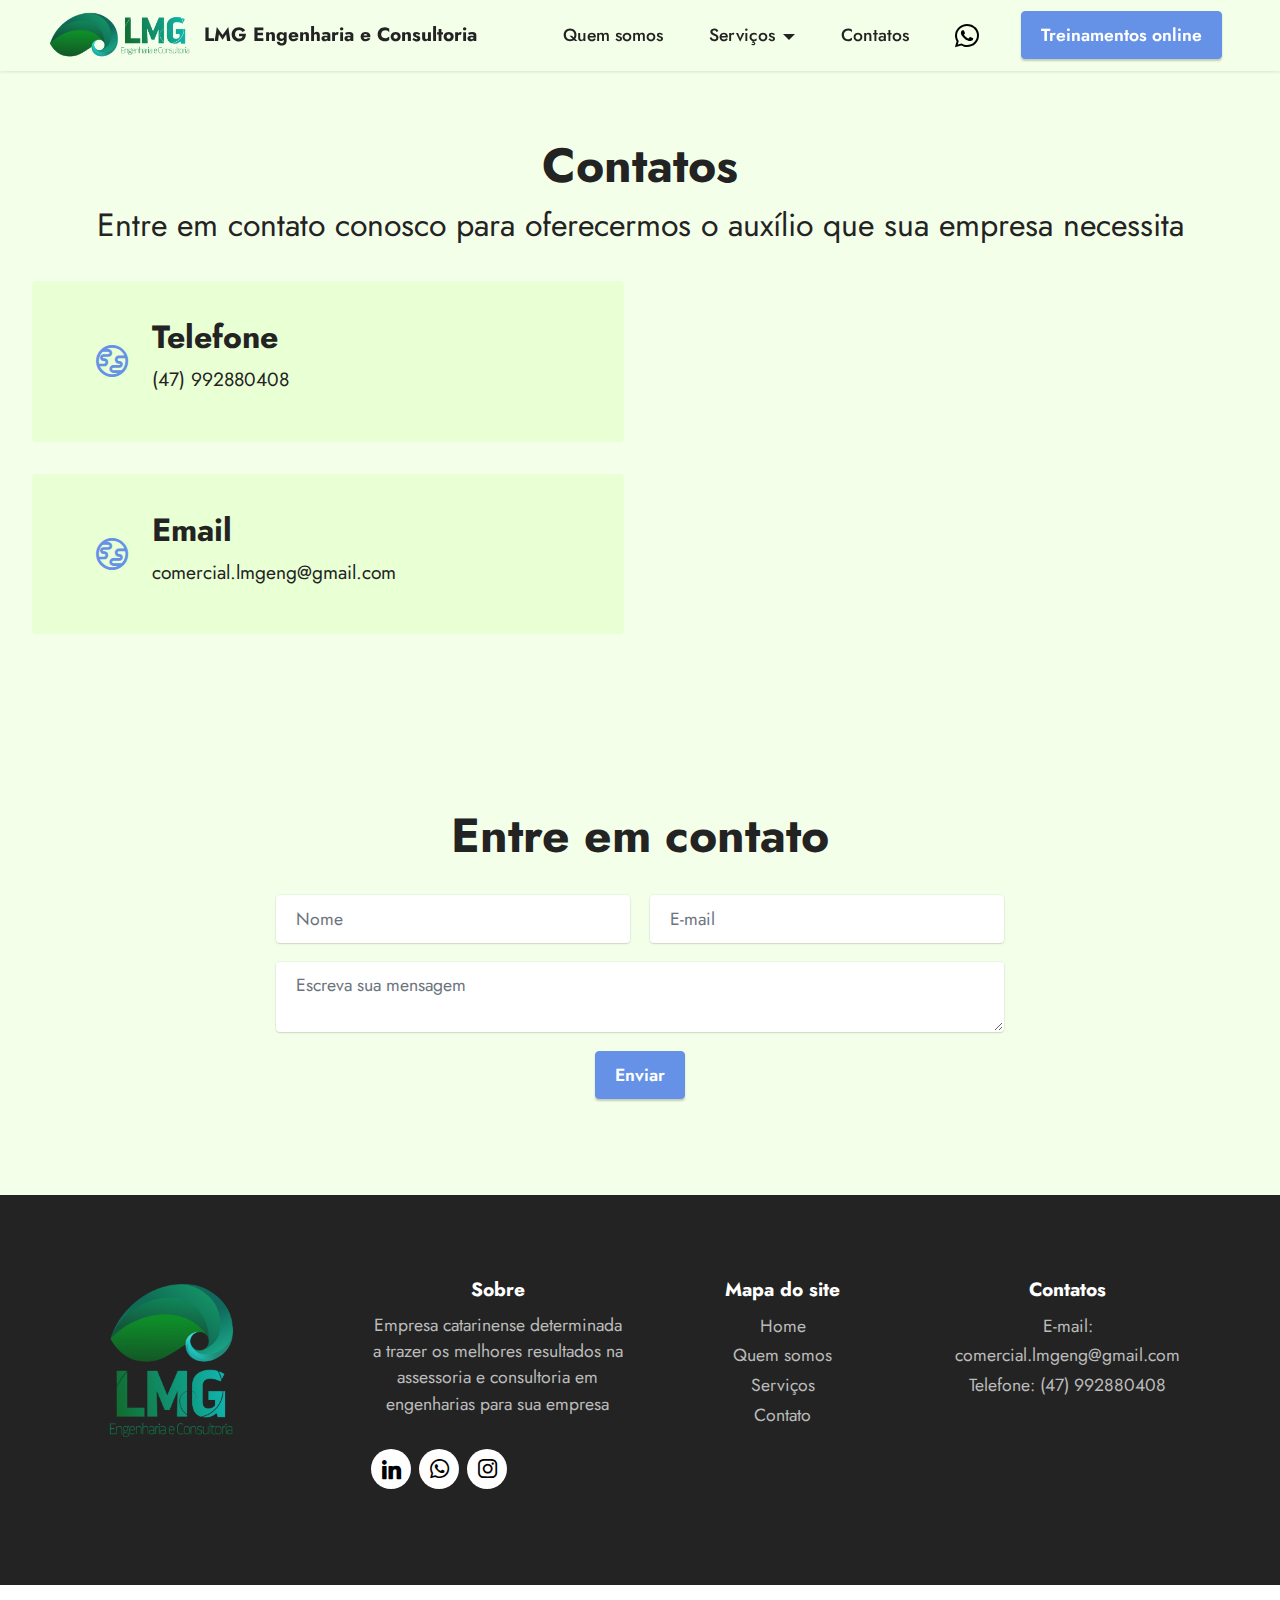
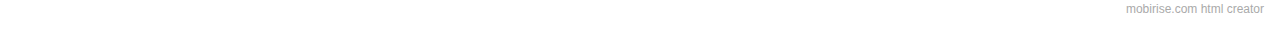
<file: page4.html>
<!DOCTYPE html>
<html  >
<head>
  <!-- Site made with Mobirise Website Builder v5.3.10, https://mobirise.com -->
  <meta charset="UTF-8">
  <meta http-equiv="X-UA-Compatible" content="IE=edge">
  <meta name="generator" content="Mobirise v5.3.10, mobirise.com">
  <meta name="viewport" content="width=device-width, initial-scale=1, minimum-scale=1">
  <link rel="shortcut icon" href="assets/images/verso-3.png" type="image/x-icon">
  <meta name="description" content="">
  
  
  <title>Contatos</title>
  <link rel="stylesheet" href="assets/web/assets/mobirise-icons2/mobirise2.css">
  <link rel="stylesheet" href="assets/tether/tether.min.css">
  <link rel="stylesheet" href="assets/bootstrap/css/bootstrap.min.css">
  <link rel="stylesheet" href="assets/bootstrap/css/bootstrap-grid.min.css">
  <link rel="stylesheet" href="assets/bootstrap/css/bootstrap-reboot.min.css">
  <link rel="stylesheet" href="assets/dropdown/css/style.css">
  <link rel="stylesheet" href="assets/formstyler/jquery.formstyler.css">
  <link rel="stylesheet" href="assets/formstyler/jquery.formstyler.theme.css">
  <link rel="stylesheet" href="assets/datepicker/jquery.datetimepicker.min.css">
  <link rel="stylesheet" href="assets/socicon/css/styles.css">
  <link rel="stylesheet" href="assets/theme/css/style.css">
  <link rel="preload" href="https://fonts.googleapis.com/css?family=Jost:100,200,300,400,500,600,700,800,900,100i,200i,300i,400i,500i,600i,700i,800i,900i&display=swap" as="style" onload="this.onload=null;this.rel='stylesheet'">
  <noscript><link rel="stylesheet" href="https://fonts.googleapis.com/css?family=Jost:100,200,300,400,500,600,700,800,900,100i,200i,300i,400i,500i,600i,700i,800i,900i&display=swap"></noscript>
  <link rel="preload" as="style" href="assets/mobirise/css/mbr-additional.css"><link rel="stylesheet" href="assets/mobirise/css/mbr-additional.css" type="text/css">
  
  
  
  
</head>
<body>
  
  <section class="menu menu2 cid-sEoGRLjANA" once="menu" id="menu2-1o">
    
    <nav class="navbar navbar-dropdown navbar-fixed-top navbar-expand-lg">
        <div class="container-fluid">
            <div class="navbar-brand">
                <span class="navbar-logo">
                    <a href="lmgengenharia.site.html#header5-4h">
                        <img src="assets/images/verso-3.png" alt="Mobirise" style="height: 3rem;">
                    </a>
                </span>
                <span class="navbar-caption-wrap"><a class="navbar-caption text-black text-primary display-7" href="lmgengenharia.site.html#top">LMG Engenharia e Consultoria</a></span>
            </div>
            <button class="navbar-toggler" type="button" data-toggle="collapse" data-target="#navbarSupportedContent" aria-controls="navbarNavAltMarkup" aria-expanded="false" aria-label="Toggle navigation">
                <div class="hamburger">
                    <span></span>
                    <span></span>
                    <span></span>
                    <span></span>
                </div>
            </button>
            <div class="collapse navbar-collapse" id="navbarSupportedContent">
                <ul class="navbar-nav nav-dropdown" data-app-modern-menu="true"><li class="nav-item"><a class="nav-link link text-black text-primary display-4" href="page2.html#content4-v">Quem somos</a></li><li class="nav-item dropdown"><a class="nav-link link text-black text-primary dropdown-toggle display-4" href="#" data-toggle="dropdown-submenu" aria-expanded="false">Serviços</a><div class="dropdown-menu"><a class="text-black text-primary dropdown-item display-4" href="page5.html#content4-1z" aria-expanded="false">Serviços Ambientais</a><a class="text-black text-primary dropdown-item display-4" href="page6.html#content4-36" aria-expanded="false">Serviços em Segurança do Trabalho</a><a class="text-black text-primary dropdown-item display-4" href="page7.html#content4-3p" aria-expanded="false">Serviços em Qualidade</a></div></li>
                    
                    <li class="nav-item"><a class="nav-link link text-black text-primary display-4" href="page4.html#contacts3-1s">Contatos</a>
                    </li></ul>
                <div class="icons-menu">
                    <a class="iconfont-wrapper" href="https://wa.me/qr/V5V2O3VWIZVVA1" target="_blank">
                        <span class="p-2 mbr-iconfont socicon-whatsapp socicon"></span>
                    </a>
                    
                    
                    
                </div>
                <div class="navbar-buttons mbr-section-btn"><a class="btn btn-primary display-4" href="https://space.hotmart.com/pt-BR/lmgengenharia">Treinamentos online</a></div>
            </div>
        </div>
    </nav>
</section>

<section class="contacts3 map1 cid-sEoHKp4g6h" id="contacts3-1s">

    
    
    <div class="container-fluid">
        <div class="mbr-section-head">
            <h3 class="mbr-section-title mbr-fonts-style align-center mb-0 display-2">
                <strong>Contatos</strong></h3>
            <h4 class="mbr-section-subtitle mbr-fonts-style align-center mb-0 mt-2 display-5">
                Entre em contato conosco para oferecermos o auxílio que sua empresa necessita</h4>
        </div>
        <div class="row justify-content-center mt-4">
            <div class="card col-12 col-md-6">
                <div class="card-wrapper">
                    <div class="image-wrapper">
                        <span class="mbr-iconfont mobi-mbri-globe mobi-mbri"></span>
                    </div>
                    <div class="text-wrapper">
                        <h6 class="card-title mbr-fonts-style mb-1 display-5">
                            <strong>Telefone</strong></h6>
                        <p class="mbr-text mbr-fonts-style display-7">(47) 992880408</p>
                    </div>
                </div>
                <div class="card-wrapper">
                    <div class="image-wrapper">
                        <span class="mbr-iconfont mobi-mbri-globe mobi-mbri"></span>
                    </div>
                    <div class="text-wrapper">
                        <h6 class="card-title mbr-fonts-style mb-1 display-5">
                            <strong>Email</strong>
                        </h6>
                        <p class="mbr-text mbr-fonts-style display-7">comercial.lmgeng@gmail.com</p>
                    </div>
                </div>
            </div>
            <div class="map-wrapper col-12 col-md-6">
                <div class="google-map"><iframe frameborder="0" style="border:0" src="https://www.google.com/maps/embed/v1/place?key=AIzaSyCNveGQ9bfpKFwWzQLLftrR9hNiHwdqQG8&amp;q=Av Itajuba, Paralela BR 101, N 2311, R. Praia do Sol - Itajubá, Barra Velha - SC, 88390-000" allowfullscreen=""></iframe></div>
            </div>
        </div>
    </div>
</section>

<section class="form5 cid-sEShezJNAx" id="form5-4l">
    
    
    <div class="container">
        <div class="mbr-section-head">
            <h3 class="mbr-section-title mbr-fonts-style align-center mb-0 display-2">
                <strong>Entre em contato</strong></h3>
            
        </div>
        <div class="row justify-content-center mt-4">
            <div class="col-lg-8 mx-auto mbr-form" data-form-type="formoid">
                <form action="https://mobirise.eu/" method="POST" class="mbr-form form-with-styler" data-form-title="Form Name"><input type="hidden" name="email" data-form-email="true" value="A3VtCjlnHVAH/6ETzefAmsuk3X4OlUHFLNDYEVIo7uglZHZF5PDlkduWoxhbOEWfJtlT1TtWF7BUDf+ExOKPpo0pdDq8UFACe2kzpGm08yWnWoJHAVvCuIY/2nO+AZt5">
                    <div class="row">
                        <div hidden="hidden" data-form-alert="" class="alert alert-success col-12">Em breve retornaremos, obrigado!</div>
                        <div hidden="hidden" data-form-alert-danger="" class="alert alert-danger col-12">Oops...! some
                            problem!</div>
                    </div>
                    <div class="dragArea row">
                        <div class="col-md col-sm-12 form-group" data-for="name">
                            <input type="text" name="name" placeholder="Nome" data-form-field="name" class="form-control" value="" id="name-form5-4l">
                        </div>
                        <div class="col-md col-sm-12 form-group" data-for="email">
                            <input type="email" name="email" placeholder="E-mail" data-form-field="email" class="form-control" value="" id="email-form5-4l">
                        </div>
                        
                        <div class="col-12 form-group" data-for="textarea">
                            <textarea name="textarea" placeholder="Escreva sua mensagem" data-form-field="textarea" class="form-control" id="textarea-form5-4l"></textarea>
                        </div>
                        <div class="col-lg-12 col-md-12 col-sm-12 align-center mbr-section-btn"><button type="submit" class="btn btn-primary display-4">Enviar</button></div>
                    </div>
                </form>
            </div>
        </div>
    </div>
</section>

<section class="footer4 cid-sEoGRObrts" once="footers" id="footer4-1r">

    
    
    <div class="container">
        <div class="row mbr-white">
            <div class="col-6 col-lg-3">
                <div class="media-wrap col-md-8 col-12">
                    <a href="https://mobiri.se/">
                        <img src="assets/images/verso-1.png" alt="Mobirise">
                    </a>
                </div>
            </div>
            <div class="col-12 col-md-6 col-lg-3">
                <h5 class="mbr-section-subtitle mbr-fonts-style mb-2 display-7">
                    <strong>Sobre</strong></h5>
                <p class="mbr-text mbr-fonts-style mb-4 display-4">
                    Empresa catarinense determinada a trazer os melhores resultados na assessoria e consultoria em engenharias para sua empresa</p>
                <h5 class="mbr-section-subtitle mbr-fonts-style mb-3 display-7"></h5>
                <div class="social-row display-7">
                    <div class="soc-item">
                        
                            <span class="mbr-iconfont socicon-linkedin socicon"></span>
                        
                    </div>
                    <div class="soc-item">
                        <a href="https://wa.me/qr/V5V2O3VWIZVVA1" target="_blank">
                            <span class="mbr-iconfont socicon-whatsapp socicon"></span>
                        </a>
                    </div>
                    <div class="soc-item">
                        <a href="https://instagram.com/lmg_eng" target="_blank">
                            <span class="mbr-iconfont socicon-instagram socicon"></span>
                        </a>
                    </div>
                    
                </div>
            </div>
            <div class="col-12 col-md-6 col-lg-3">
                <h5 class="mbr-section-subtitle mbr-fonts-style mb-2 display-7"><strong>Mapa do site</strong></h5>
                <ul class="list mbr-fonts-style display-4">
                    <li class="mbr-text item-wrap"><span style="font-size: 1.1rem;">Home</span></li><li class="mbr-text item-wrap">Quem somos</li>
                    <li class="mbr-text item-wrap">Serviços</li>
                    <li class="mbr-text item-wrap">Contato</li>
                </ul>
            </div>
            <div class="col-12 col-md-6 col-lg-3">
                <h5 class="mbr-section-subtitle mbr-fonts-style mb-2 display-7">
                    <strong>Contatos</strong></h5>
                <ul class="list mbr-fonts-style display-4">
                    <li class="mbr-text item-wrap">E-mail: comercial.lmgeng@gmail.com</li>
                    <li class="mbr-text item-wrap">Telefone: (47) 992880408</li>
                    <li class="mbr-text item-wrap"><br></li>
                </ul>
            </div>
            
        </div>
    </div>
</section><section style="background-color: #fff; font-family: -apple-system, BlinkMacSystemFont, 'Segoe UI', 'Roboto', 'Helvetica Neue', Arial, sans-serif; color:#aaa; font-size:12px; padding: 0; align-items: center; display: flex;"><a href="https://mobirise.site/i" style="flex: 1 1; height: 3rem; padding-left: 1rem;"></a><p style="flex: 0 0 auto; margin:0; padding-right:1rem;"><a href="https://mobirise.site" style="color:#aaa;">mobirise.com</a> html creator</p></section><script src="assets/web/assets/jquery/jquery.min.js"></script>  <script src="assets/popper/popper.min.js"></script>  <script src="assets/tether/tether.min.js"></script>  <script src="assets/bootstrap/js/bootstrap.min.js"></script>  <script src="assets/smoothscroll/smooth-scroll.js"></script>  <script src="assets/dropdown/js/nav-dropdown.js"></script>  <script src="assets/dropdown/js/navbar-dropdown.js"></script>  <script src="assets/touchswipe/jquery.touch-swipe.min.js"></script>  <script src="assets/formstyler/jquery.formstyler.js"></script>  <script src="assets/formstyler/jquery.formstyler.min.js"></script>  <script src="assets/datepicker/jquery.datetimepicker.full.js"></script>  <script src="assets/theme/js/script.js"></script>  <script src="assets/formoid/formoid.min.js"></script>  
  
  
</body>
</html>
</file>
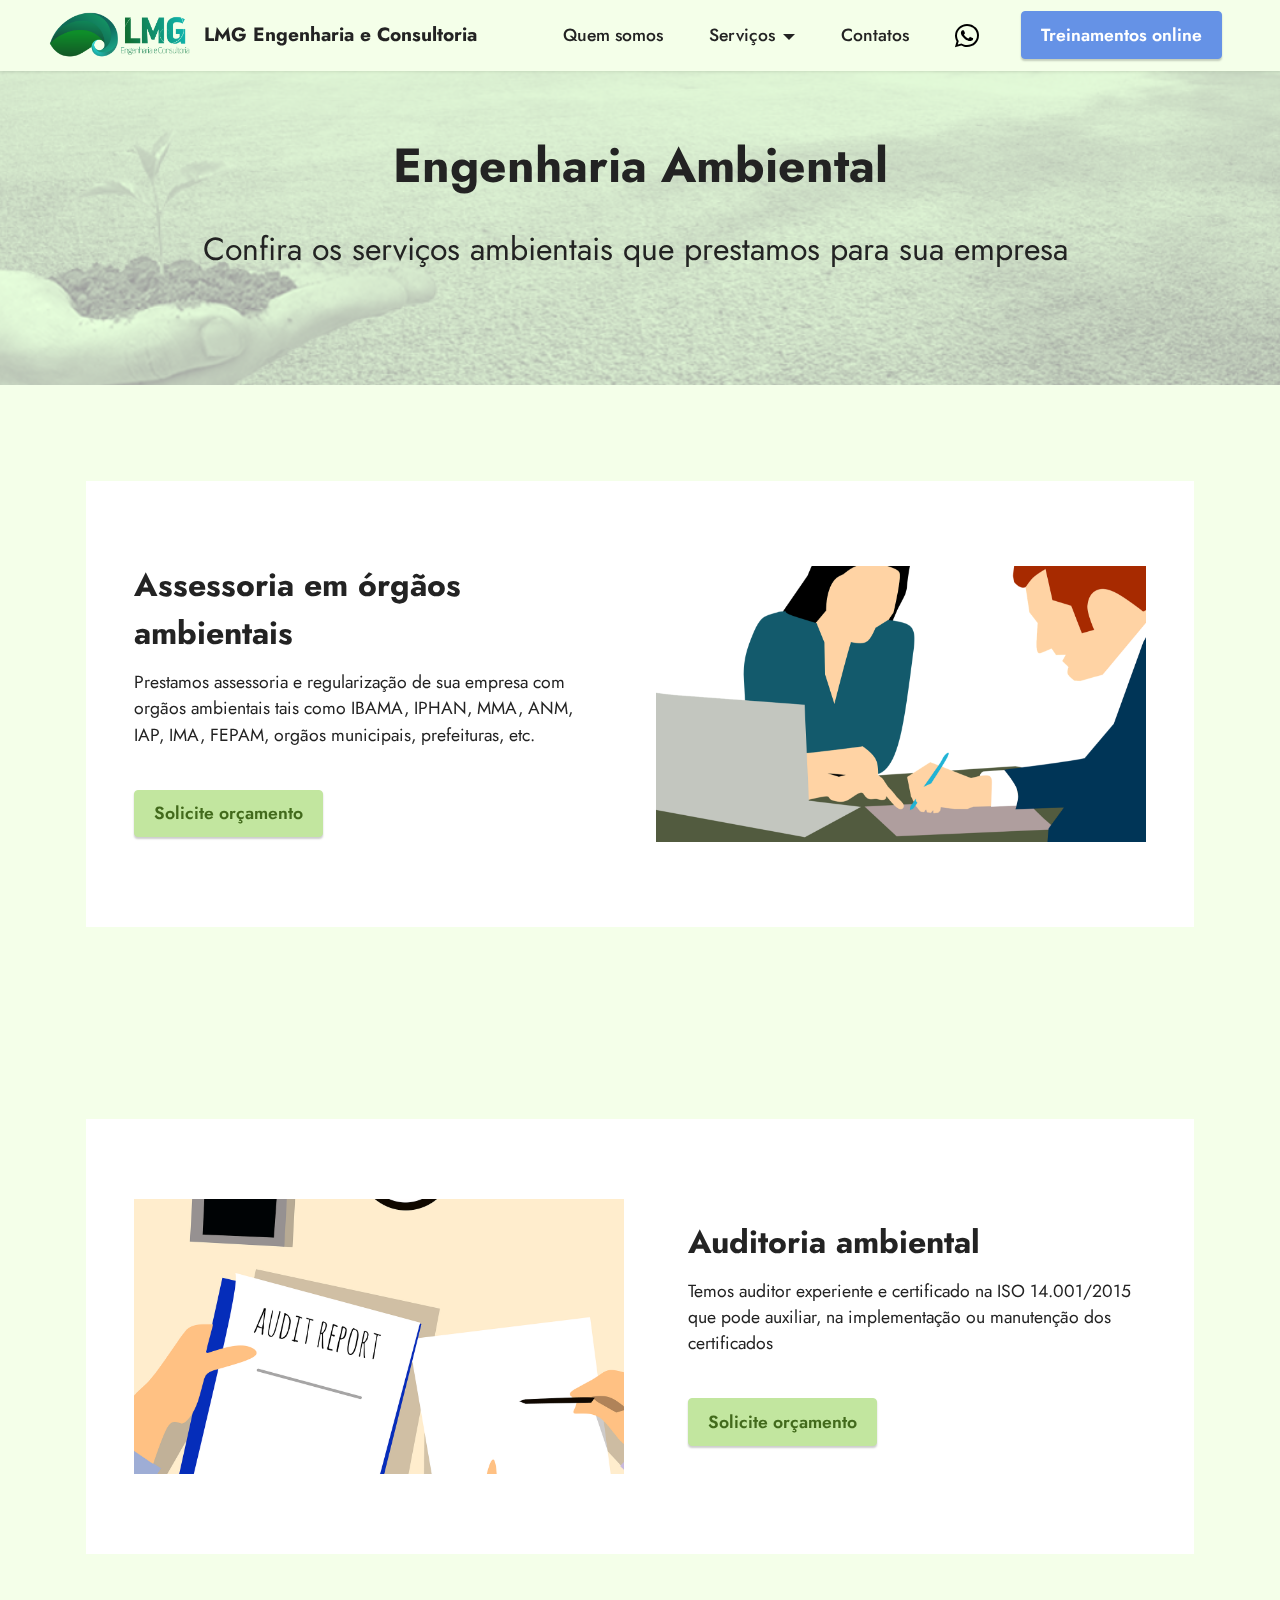
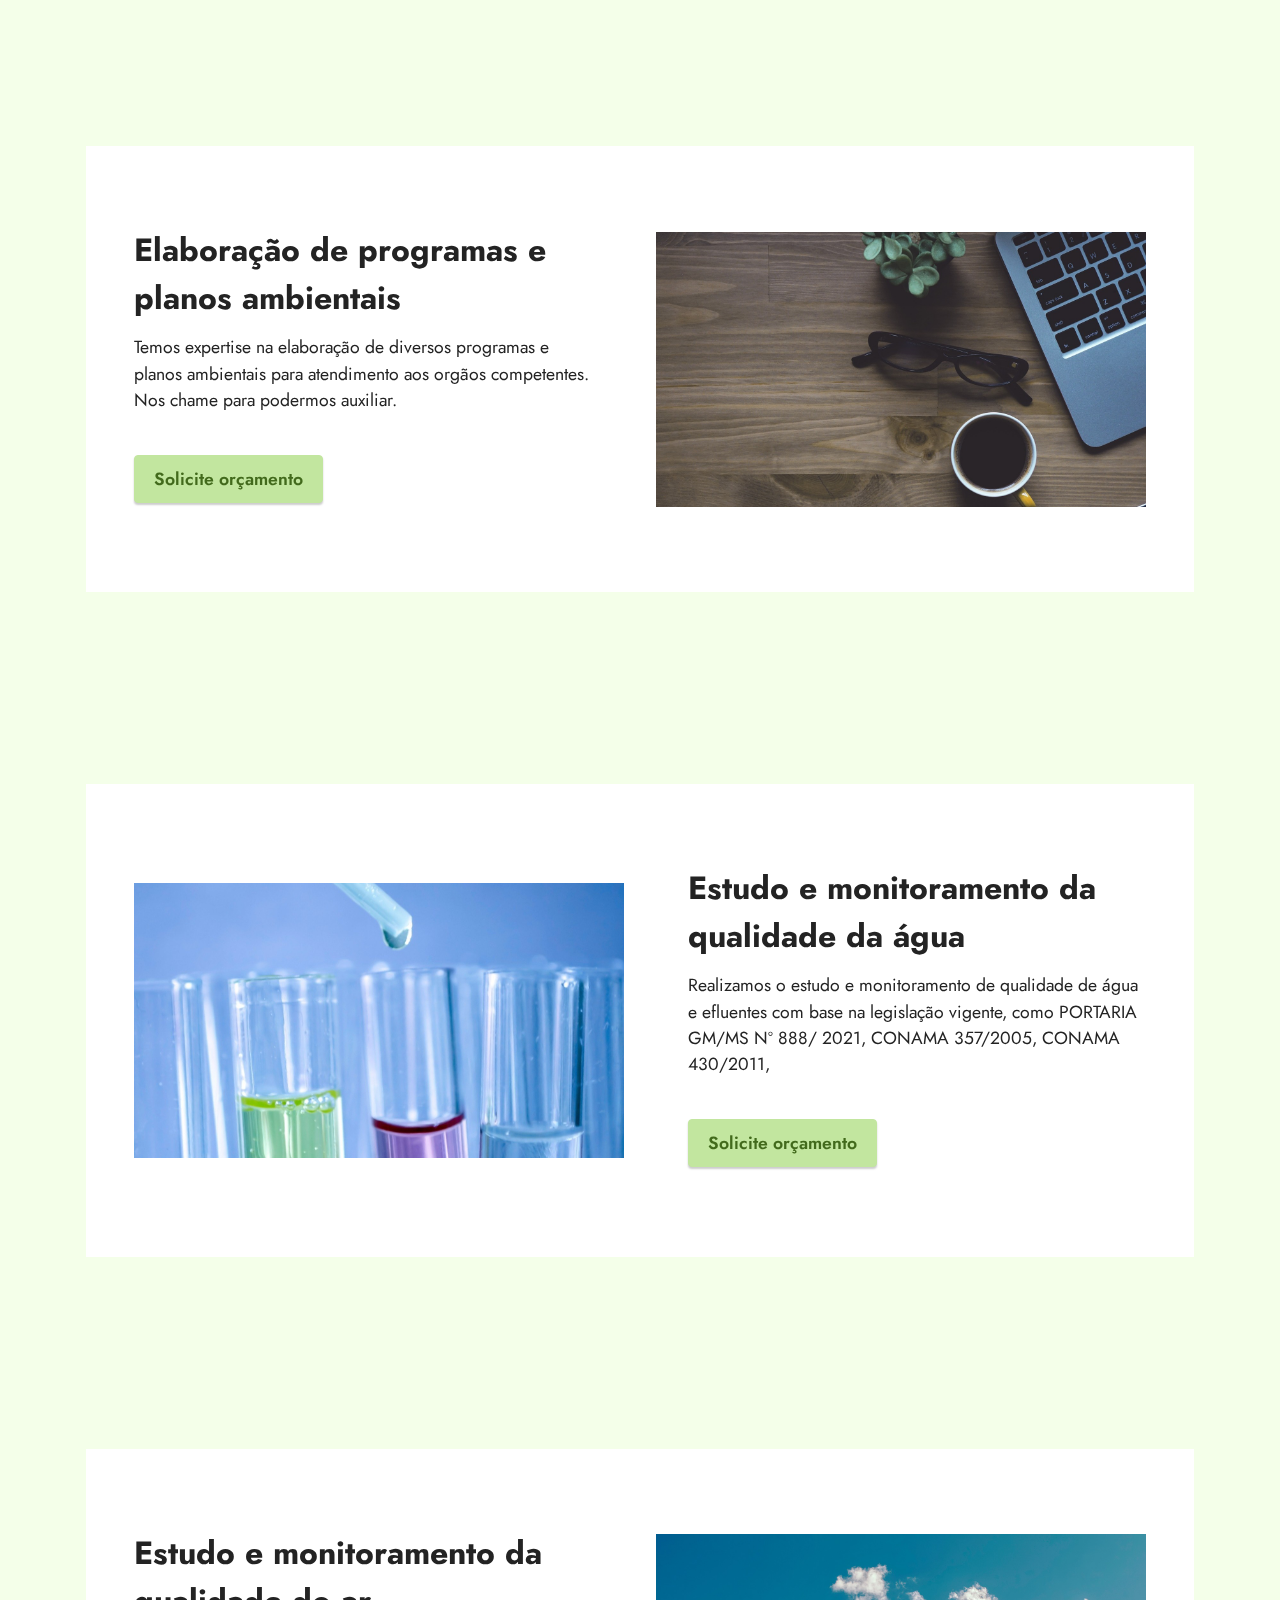
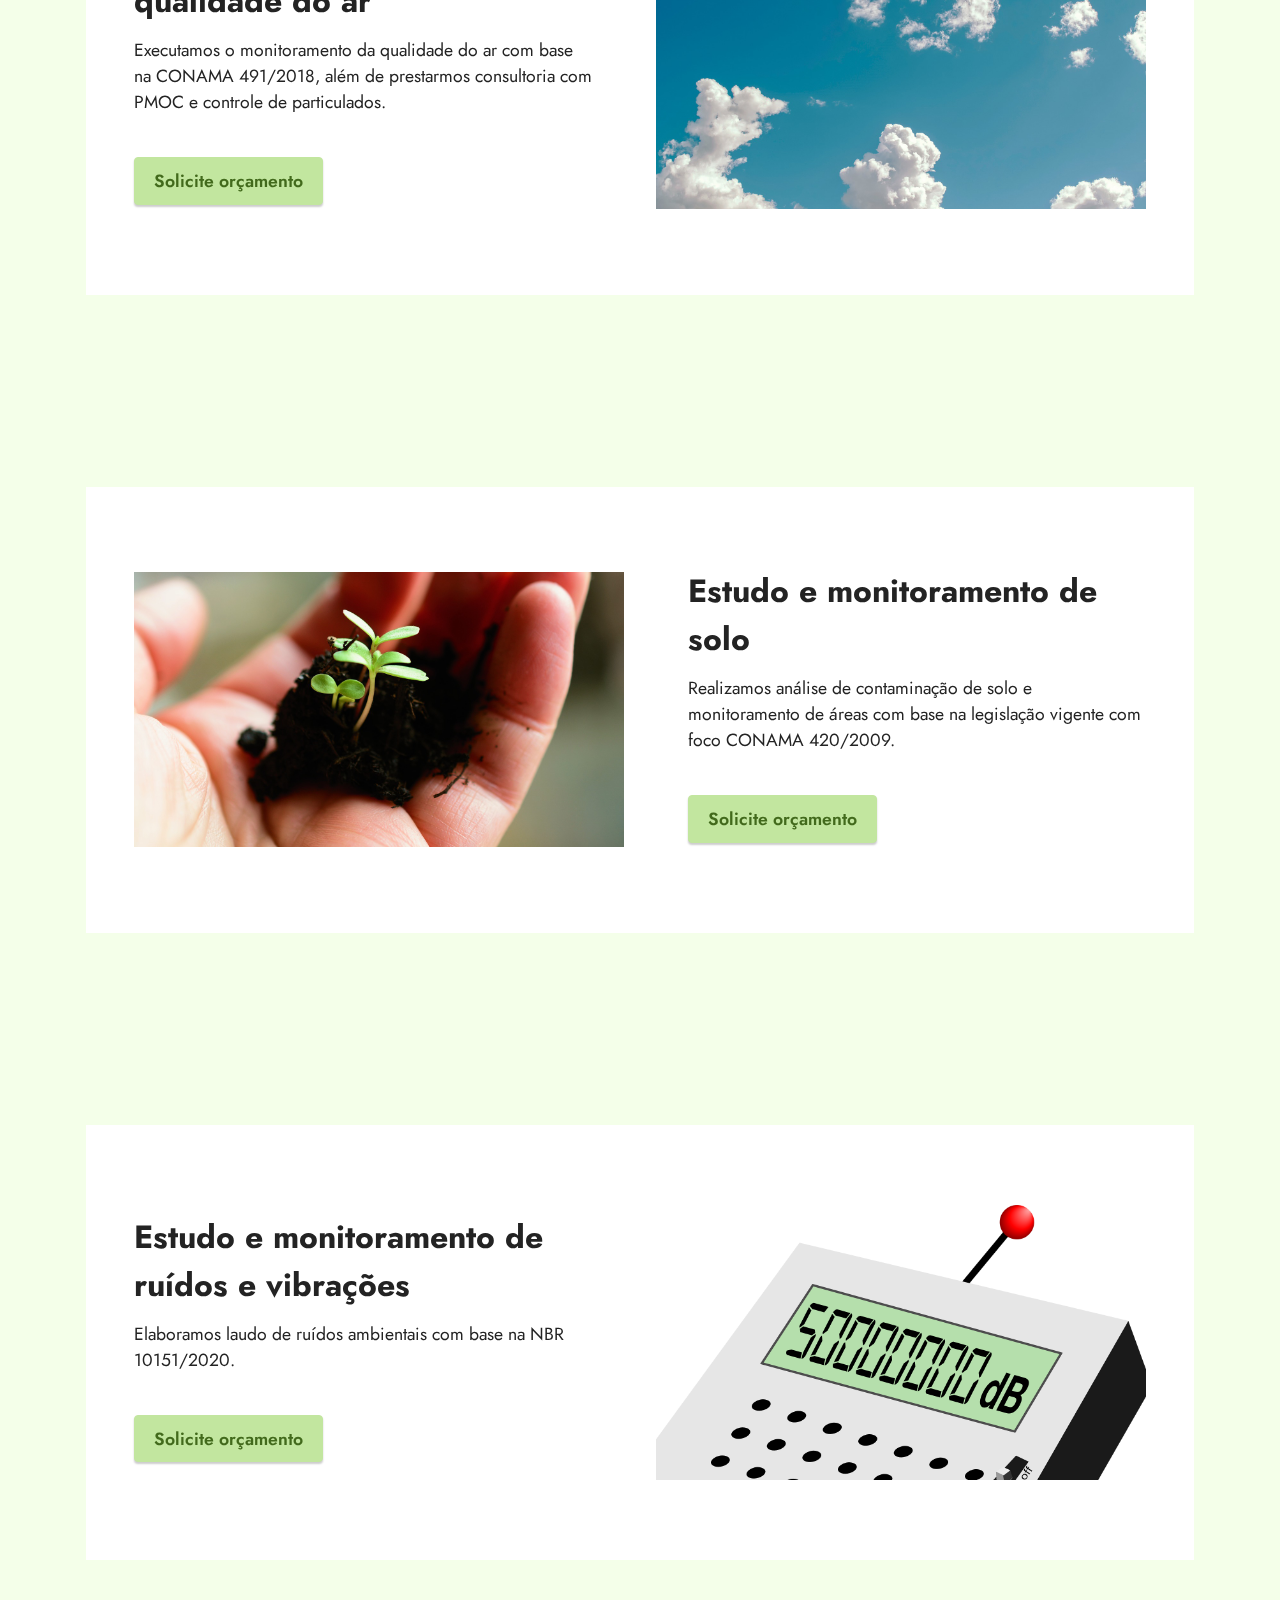
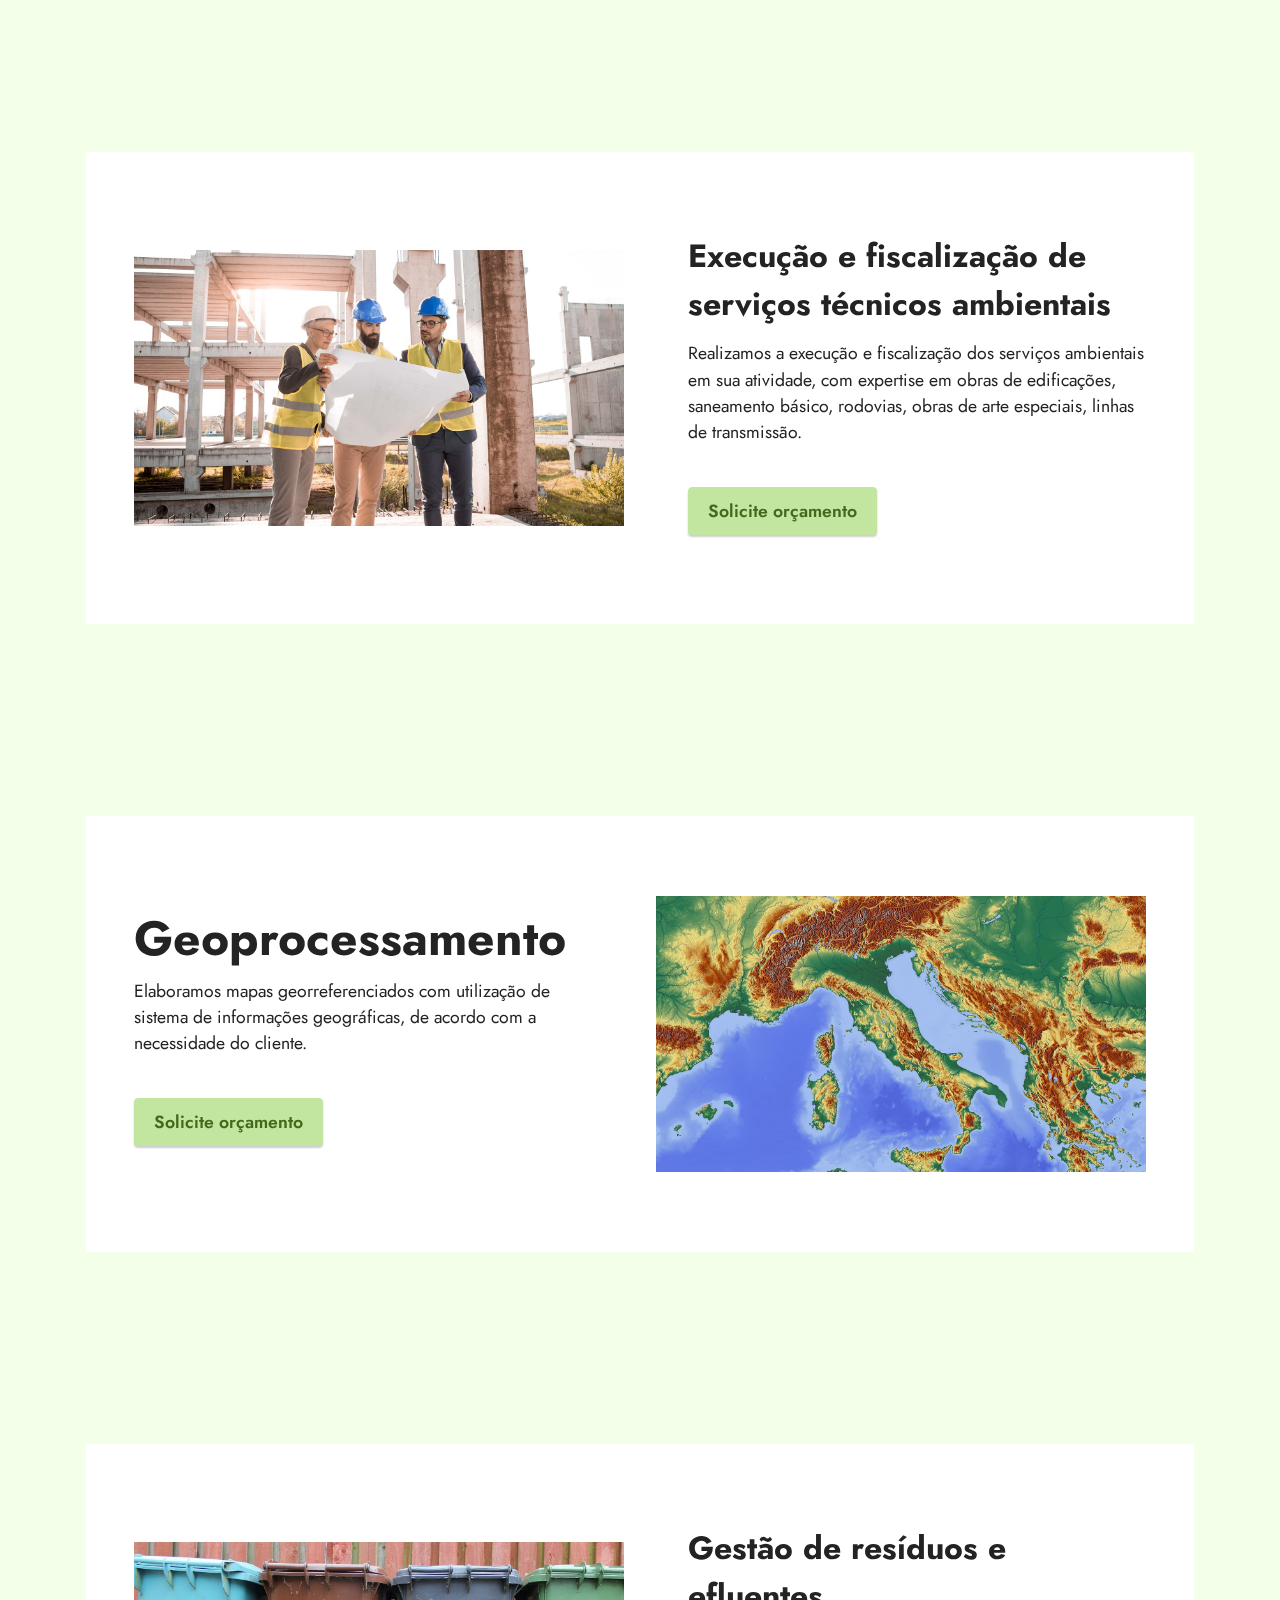
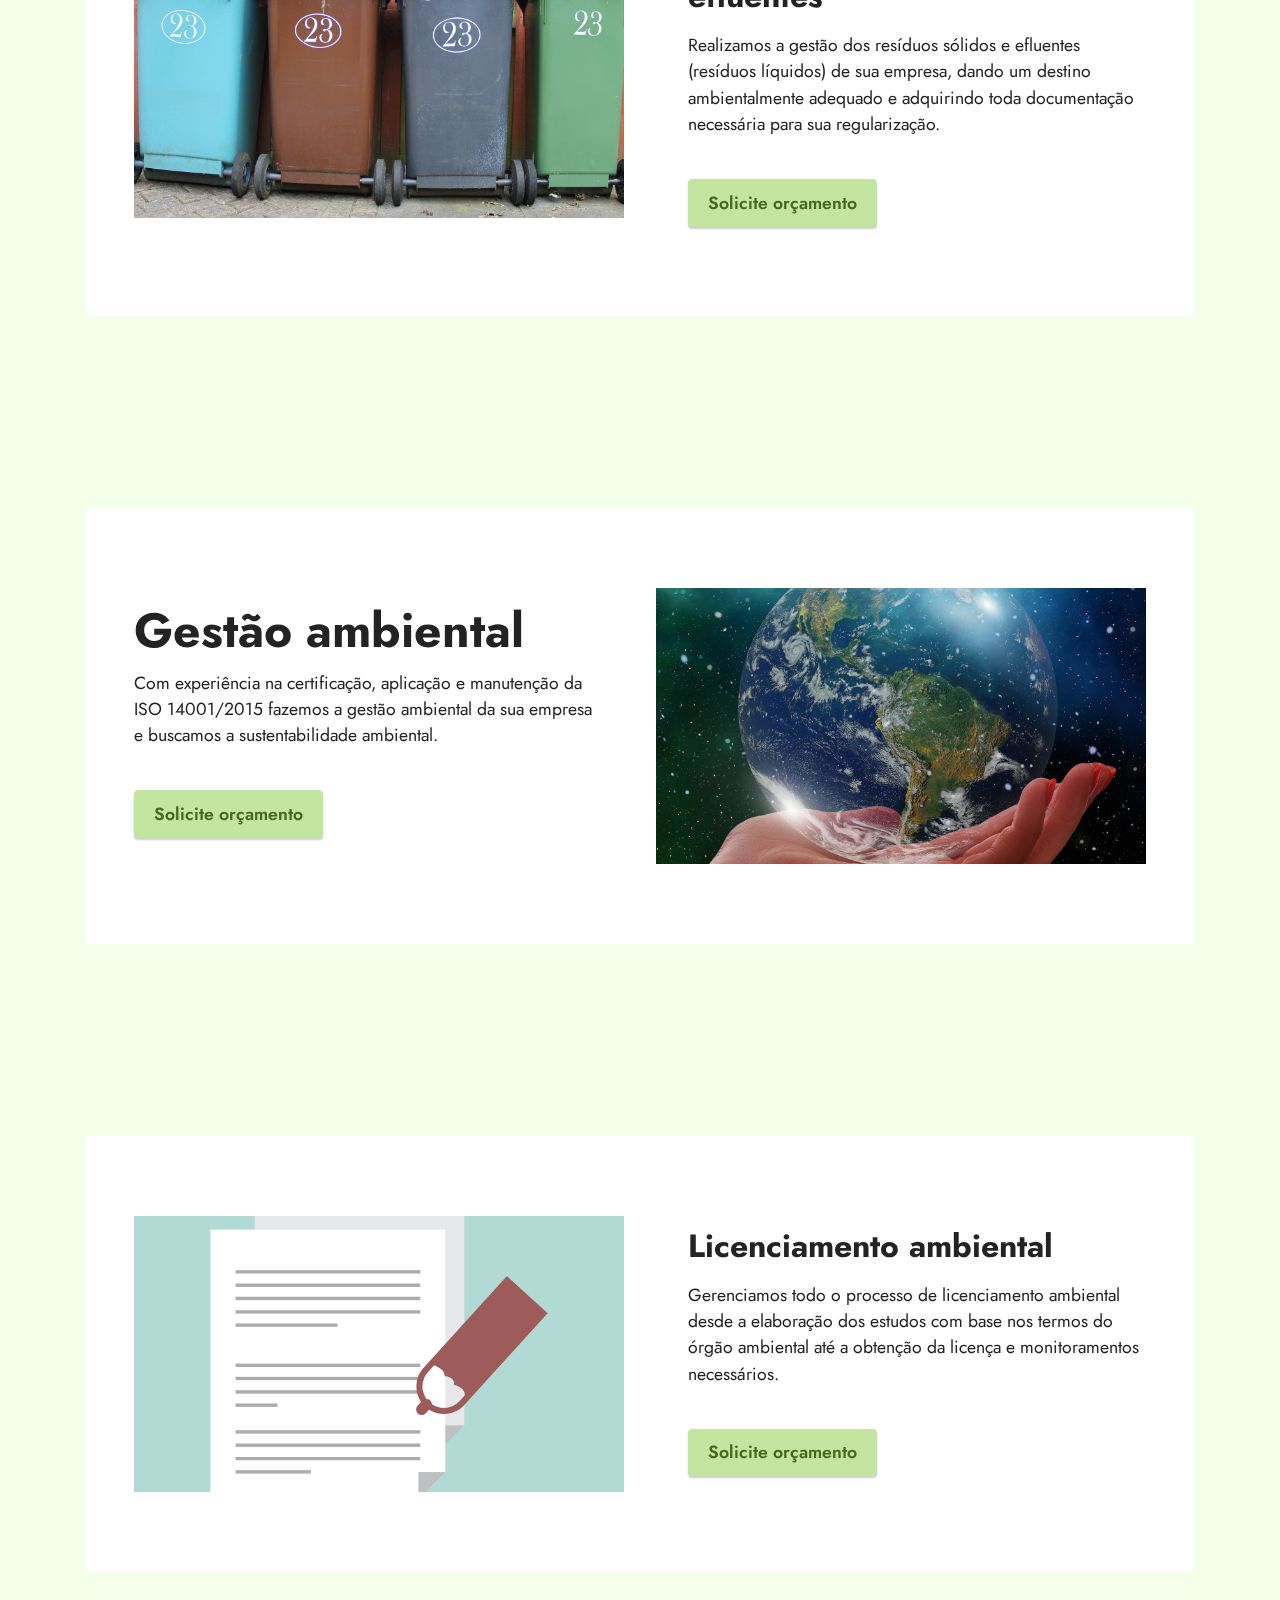
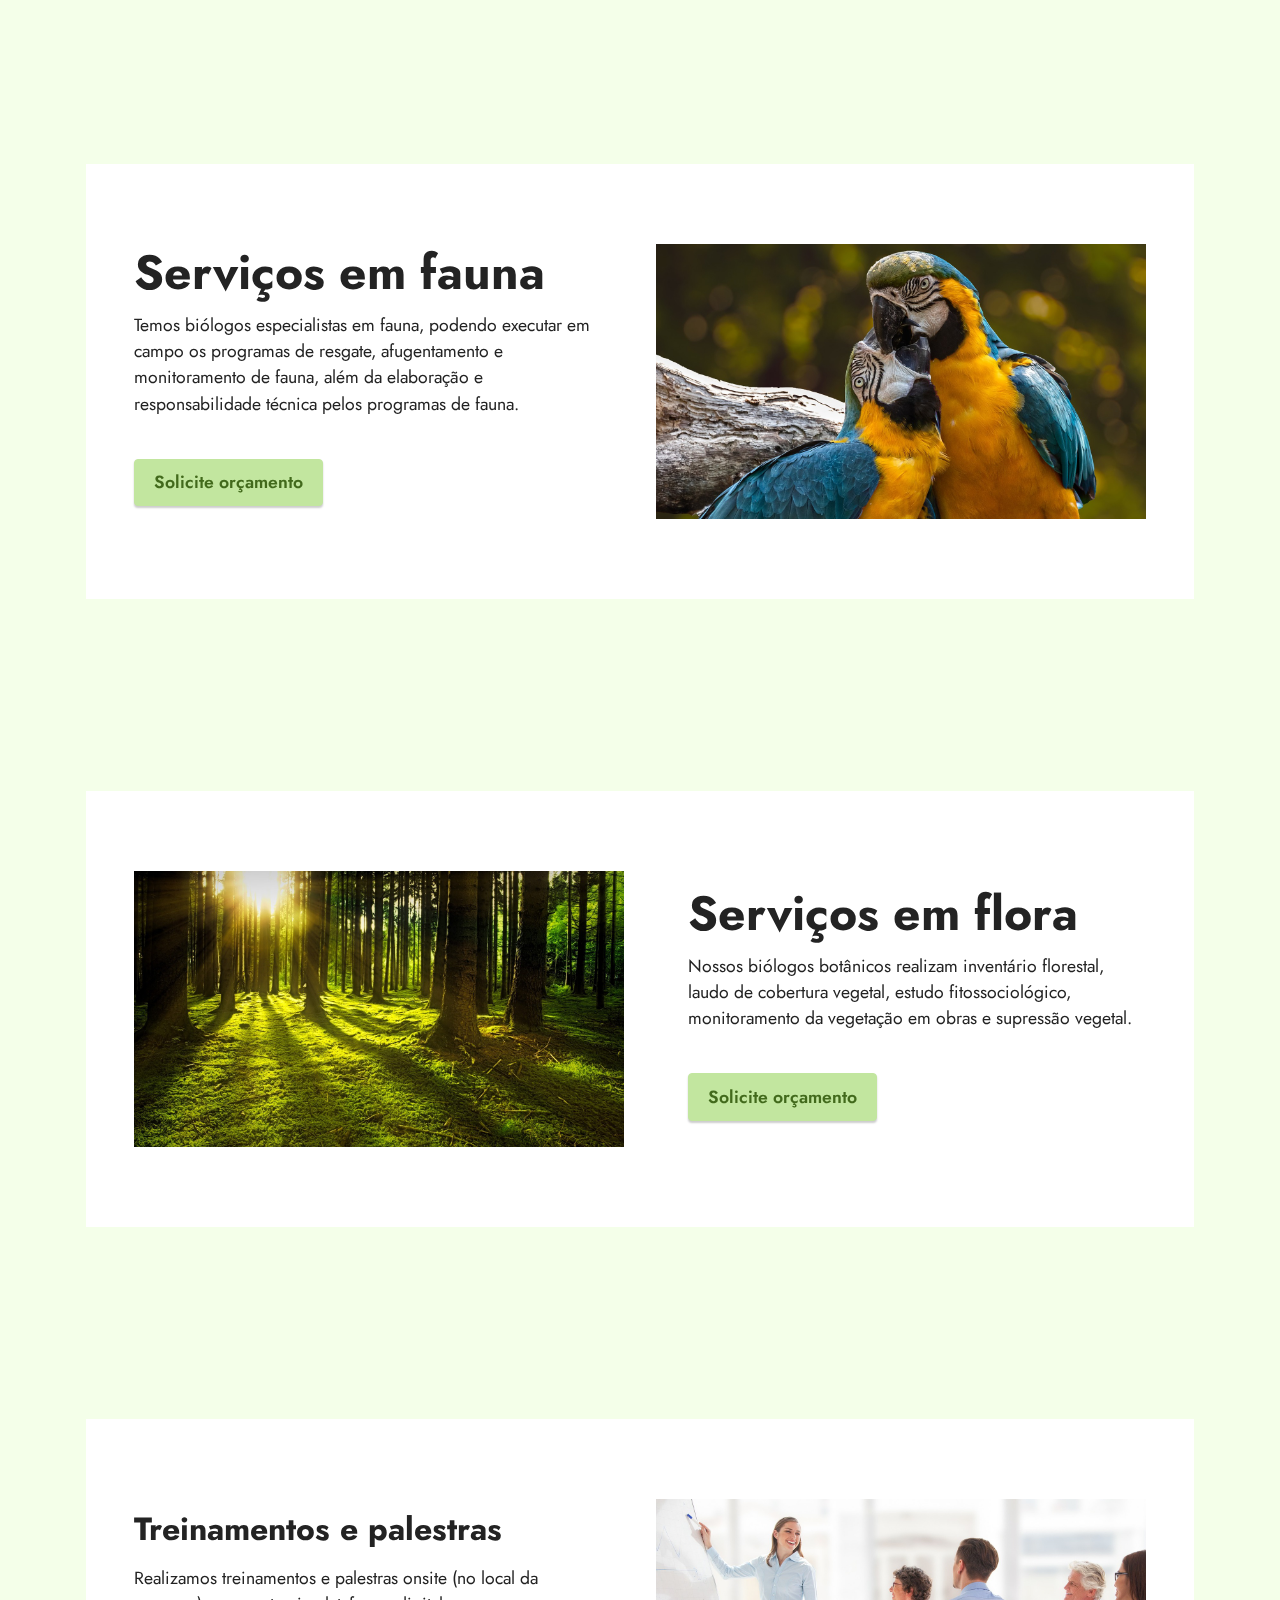
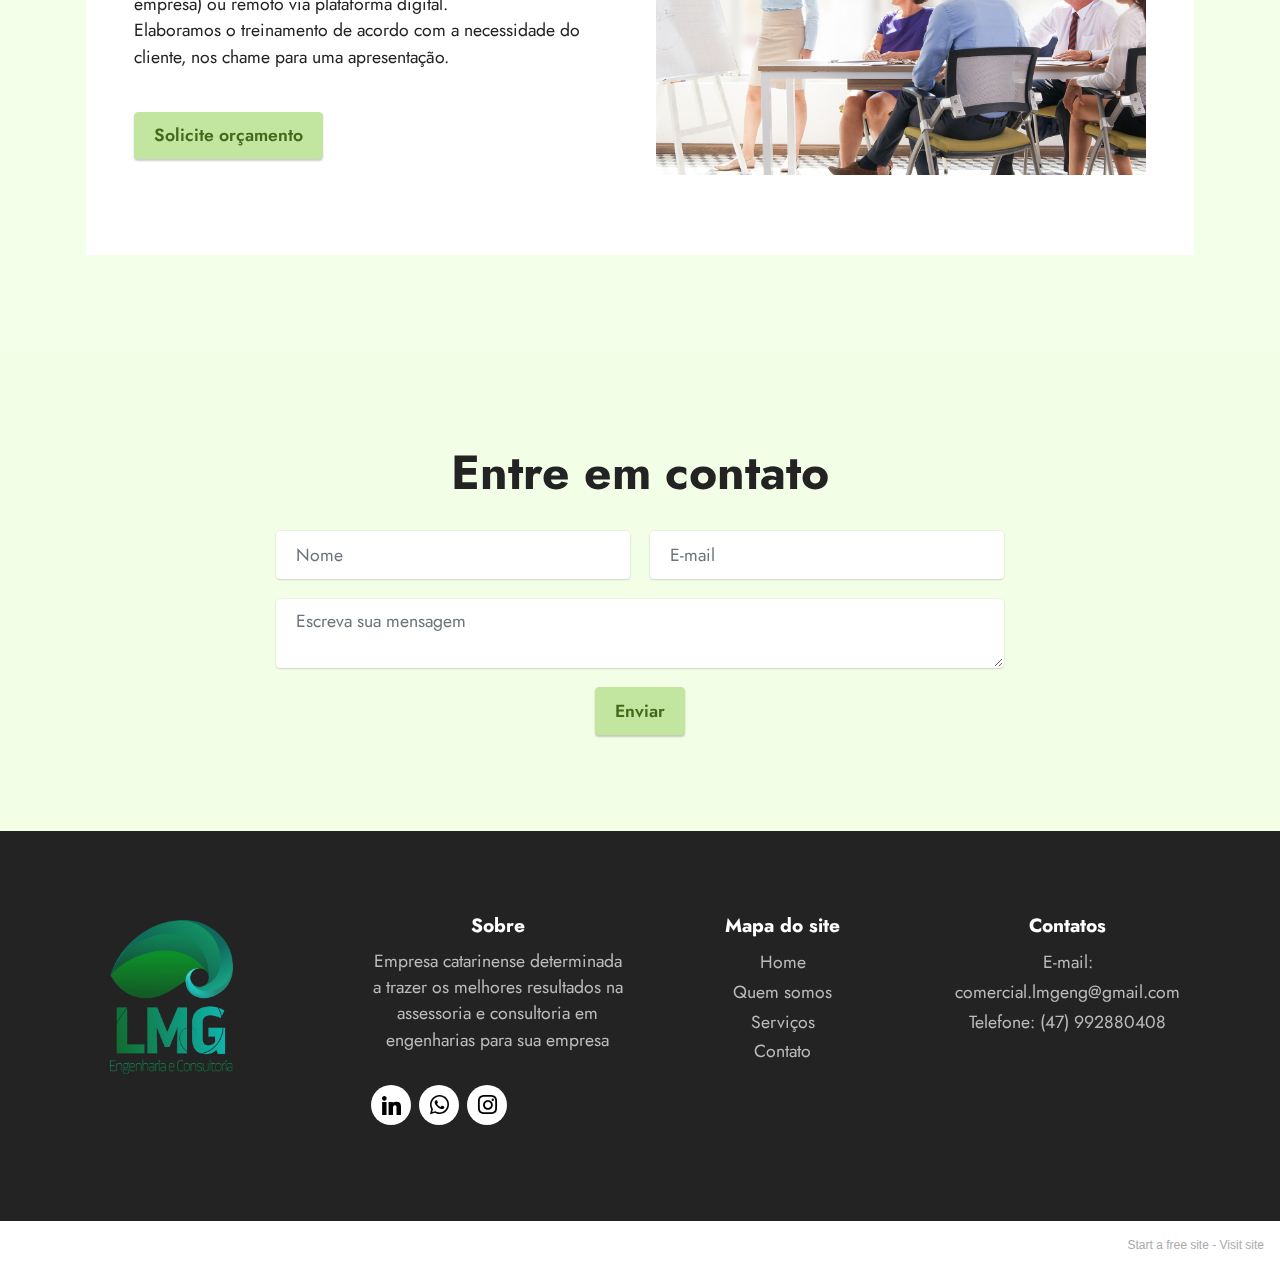
<file: page5.html>
<!DOCTYPE html>
<html  >
<head>
  <!-- Site made with Mobirise Website Builder v5.3.10, https://mobirise.com -->
  <meta charset="UTF-8">
  <meta http-equiv="X-UA-Compatible" content="IE=edge">
  <meta name="generator" content="Mobirise v5.3.10, mobirise.com">
  <meta name="viewport" content="width=device-width, initial-scale=1, minimum-scale=1">
  <link rel="shortcut icon" href="assets/images/verso-3.png" type="image/x-icon">
  <meta name="description" content="">
  
  
  <title>Engenharia Ambiental</title>
  <link rel="stylesheet" href="assets/tether/tether.min.css">
  <link rel="stylesheet" href="assets/bootstrap/css/bootstrap.min.css">
  <link rel="stylesheet" href="assets/bootstrap/css/bootstrap-grid.min.css">
  <link rel="stylesheet" href="assets/bootstrap/css/bootstrap-reboot.min.css">
  <link rel="stylesheet" href="assets/dropdown/css/style.css">
  <link rel="stylesheet" href="assets/formstyler/jquery.formstyler.css">
  <link rel="stylesheet" href="assets/formstyler/jquery.formstyler.theme.css">
  <link rel="stylesheet" href="assets/datepicker/jquery.datetimepicker.min.css">
  <link rel="stylesheet" href="assets/socicon/css/styles.css">
  <link rel="stylesheet" href="assets/theme/css/style.css">
  <link rel="preload" href="https://fonts.googleapis.com/css?family=Jost:100,200,300,400,500,600,700,800,900,100i,200i,300i,400i,500i,600i,700i,800i,900i&display=swap" as="style" onload="this.onload=null;this.rel='stylesheet'">
  <noscript><link rel="stylesheet" href="https://fonts.googleapis.com/css?family=Jost:100,200,300,400,500,600,700,800,900,100i,200i,300i,400i,500i,600i,700i,800i,900i&display=swap"></noscript>
  <link rel="preload" as="style" href="assets/mobirise/css/mbr-additional.css"><link rel="stylesheet" href="assets/mobirise/css/mbr-additional.css" type="text/css">
  
  
  
  
</head>
<body>
  
  <section class="menu menu2 cid-sEG6GMp7KZ" once="menu" id="menu2-1y">
    
    <nav class="navbar navbar-dropdown navbar-fixed-top navbar-expand-lg">
        <div class="container-fluid">
            <div class="navbar-brand">
                <span class="navbar-logo">
                    <a href="lmgengenharia.site.html#header5-4h">
                        <img src="assets/images/verso-3.png" alt="Mobirise" style="height: 3rem;">
                    </a>
                </span>
                <span class="navbar-caption-wrap"><a class="navbar-caption text-black text-primary display-7" href="lmgengenharia.site.html#top">LMG Engenharia e Consultoria</a></span>
            </div>
            <button class="navbar-toggler" type="button" data-toggle="collapse" data-target="#navbarSupportedContent" aria-controls="navbarNavAltMarkup" aria-expanded="false" aria-label="Toggle navigation">
                <div class="hamburger">
                    <span></span>
                    <span></span>
                    <span></span>
                    <span></span>
                </div>
            </button>
            <div class="collapse navbar-collapse" id="navbarSupportedContent">
                <ul class="navbar-nav nav-dropdown" data-app-modern-menu="true"><li class="nav-item"><a class="nav-link link text-black text-primary display-4" href="page2.html#content4-v">Quem somos</a></li><li class="nav-item dropdown"><a class="nav-link link text-black text-primary dropdown-toggle display-4" href="#" data-toggle="dropdown-submenu" aria-expanded="false">Serviços</a><div class="dropdown-menu"><a class="text-black text-primary dropdown-item display-4" href="page5.html#content4-1z" aria-expanded="false">Serviços Ambientais</a><a class="text-black text-primary dropdown-item display-4" href="page6.html#content4-36" aria-expanded="false">Serviços em Segurança do Trabalho</a><a class="text-black text-primary dropdown-item display-4" href="page7.html#content4-3p" aria-expanded="false">Serviços em Qualidade</a></div></li>
                    
                    <li class="nav-item"><a class="nav-link link text-black text-primary display-4" href="page4.html#contacts3-1s">Contatos</a>
                    </li></ul>
                <div class="icons-menu">
                    <a class="iconfont-wrapper" href="https://wa.me/qr/V5V2O3VWIZVVA1" target="_blank">
                        <span class="p-2 mbr-iconfont socicon-whatsapp socicon"></span>
                    </a>
                    
                    
                    
                </div>
                <div class="navbar-buttons mbr-section-btn"><a class="btn btn-primary display-4" href="https://space.hotmart.com/pt-BR/lmgengenharia">Treinamentos online</a></div>
            </div>
        </div>
    </nav>
</section>

<section class="content4 cid-sEG6GNskRp mbr-parallax-background" id="content4-1z">
    
    <div class="mbr-overlay" style="opacity: 0.6; background-color: rgb(255, 255, 255);">
    </div>
    <div class="container-fluid">
        <div class="row justify-content-center">
            <div class="title col-md-12 col-lg-10">
                <h3 class="mbr-section-title mbr-fonts-style align-center mb-4 display-2">
                    <strong>Engenharia Ambiental</strong></h3>
                <h4 class="mbr-section-subtitle align-center mbr-fonts-style mb-4 display-5">
                    Confira os serviços ambientais que prestamos para sua empresa&nbsp;</h4>
                
            </div>
        </div>
    </div>
</section>

<section class="features15 cid-sEGbiwPguQ" id="features16-2o">

    

    
    <div class="container">
        <div class="content-wrapper">
            <div class="row align-items-center">
                <div class="col-12 col-lg">
                    <div class="text-wrapper">
                        <h6 class="card-title mbr-fonts-style display-5"><strong>Assessoria em órgãos ambientais</strong></h6>
                        <p class="mbr-text mbr-fonts-style mb-4 display-4">
                            Prestamos assessoria e regularização de sua empresa com orgãos ambientais tais como IBAMA, IPHAN, MMA, ANM, IAP, IMA, FEPAM, orgãos municipais, prefeituras, etc.</p>
                        <div class="mbr-section-btn mt-3"><a class="btn btn-success display-4" href="page4.html#contacts3-1s">Solicite orçamento</a></div>
                    </div>
                </div>
                <div class="col-12 col-lg-6">
                    <div class="image-wrapper">
                        <img src="assets/images/mbr-18.png" alt="Mobirise">
                    </div>
                </div>
            </div>
        </div>
    </div>
</section>

<section class="features16 cid-sEGbppEF6S" id="features17-2r">
    

    
    <div class="container">
        <div class="content-wrapper">
            <div class="row align-items-center">
                <div class="col-12 col-lg-6">
                    <div class="image-wrapper">
                        <img src="assets/images/mbr-17.png" alt="Mobirise">
                    </div>
                </div>
                <div class="col-12 col-lg">
                    <div class="text-wrapper">
                        <h6 class="card-title mbr-fonts-style display-5"><strong>Auditoria ambiental</strong></h6>
                        <p class="mbr-text mbr-fonts-style mb-4 display-4">
                            Temos auditor experiente e certificado na ISO 14.001/2015 que pode auxiliar, na implementação ou manutenção dos certificados</p>
                        <div class="mbr-section-btn mt-3"><a class="btn btn-success display-4" href="page4.html#contacts3-1s">Solicite orçamento</a></div>
                    </div>
                </div>
            </div>
        </div>
    </div>
</section>

<section class="features15 cid-sEGbiSThSR" id="features16-2q">

    

    
    <div class="container">
        <div class="content-wrapper">
            <div class="row align-items-center">
                <div class="col-12 col-lg">
                    <div class="text-wrapper">
                        <h6 class="card-title mbr-fonts-style display-5"><strong>Elaboração de programas e planos ambientais</strong></h6>
                        <p class="mbr-text mbr-fonts-style mb-4 display-4">
                            Temos expertise na elaboração de diversos programas e planos ambientais para atendimento aos orgãos competentes. Nos chame para podermos auxiliar.</p>
                        <div class="mbr-section-btn mt-3"><a class="btn btn-success display-4" href="page4.html#contacts3-1s">Solicite orçamento</a></div>
                    </div>
                </div>
                <div class="col-12 col-lg-6">
                    <div class="image-wrapper">
                        <img src="assets/images/mbr-2.jpeg" alt="Mobirise">
                    </div>
                </div>
            </div>
        </div>
    </div>
</section>

<section class="features16 cid-sEGc8KWKfI" id="features17-2u">
    

    
    <div class="container">
        <div class="content-wrapper">
            <div class="row align-items-center">
                <div class="col-12 col-lg-6">
                    <div class="image-wrapper">
                        <img src="assets/images/mbr-6.jpeg" alt="Mobirise">
                    </div>
                </div>
                <div class="col-12 col-lg">
                    <div class="text-wrapper">
                        <h6 class="card-title mbr-fonts-style display-5"><strong>Estudo e monitoramento da qualidade da água</strong></h6>
                        <p class="mbr-text mbr-fonts-style mb-4 display-4">
                            Realizamos o estudo e monitoramento de qualidade de água e efluentes com base na legislação vigente, como PORTARIA GM/MS Nº 888/ 2021, CONAMA 357/2005, CONAMA 430/2011,&nbsp;</p>
                        <div class="mbr-section-btn mt-3"><a class="btn btn-success display-4" href="page4.html#contacts3-1s">Solicite orçamento</a></div>
                    </div>
                </div>
            </div>
        </div>
    </div>
</section>

<section class="features15 cid-sEGbdFhjUd" id="features16-2n">

    

    
    <div class="container">
        <div class="content-wrapper">
            <div class="row align-items-center">
                <div class="col-12 col-lg">
                    <div class="text-wrapper">
                        <h6 class="card-title mbr-fonts-style display-5"><strong>Estudo e monitoramento da qualidade do ar</strong></h6>
                        <p class="mbr-text mbr-fonts-style mb-4 display-4">Executamos o monitoramento da qualidade do ar com base na CONAMA 491/2018, além de prestarmos consultoria com PMOC e controle de particulados.</p>
                        <div class="mbr-section-btn mt-3"><a class="btn btn-success display-4" href="page4.html#contacts3-1s">Solicite orçamento</a></div>
                    </div>
                </div>
                <div class="col-12 col-lg-6">
                    <div class="image-wrapper">
                        <img src="assets/images/mbr-7.jpeg" alt="Mobirise">
                    </div>
                </div>
            </div>
        </div>
    </div>
</section>

<section class="features16 cid-sEGcO35WQe" id="features17-2v">
    

    
    <div class="container">
        <div class="content-wrapper">
            <div class="row align-items-center">
                <div class="col-12 col-lg-6">
                    <div class="image-wrapper">
                        <img src="assets/images/mbr-8.jpeg" alt="Mobirise">
                    </div>
                </div>
                <div class="col-12 col-lg">
                    <div class="text-wrapper">
                        <h6 class="card-title mbr-fonts-style display-5"><strong>Estudo e monitoramento de solo</strong></h6>
                        <p class="mbr-text mbr-fonts-style mb-4 display-4">Realizamos análise de contaminação de solo e monitoramento de áreas com base na legislação vigente com foco CONAMA 420/2009.</p>
                        <div class="mbr-section-btn mt-3"><a class="btn btn-success display-4" href="page4.html#contacts3-1s">Solicite orçamento</a></div>
                    </div>
                </div>
            </div>
        </div>
    </div>
</section>

<section class="features15 cid-sEGcOs0SZT" id="features16-2w">

    

    
    <div class="container">
        <div class="content-wrapper">
            <div class="row align-items-center">
                <div class="col-12 col-lg">
                    <div class="text-wrapper">
                        <h6 class="card-title mbr-fonts-style display-5"><strong>Estudo e monitoramento de ruídos e vibrações</strong></h6>
                        <p class="mbr-text mbr-fonts-style mb-4 display-4">
                            Elaboramos laudo de ruídos ambientais com base na NBR 10151/2020.&nbsp;</p>
                        <div class="mbr-section-btn mt-3"><a class="btn btn-success display-4" href="page4.html#contacts3-1s">Solicite orçamento</a></div>
                    </div>
                </div>
                <div class="col-12 col-lg-6">
                    <div class="image-wrapper">
                        <img src="assets/images/mbr-19.png" alt="Mobirise">
                    </div>
                </div>
            </div>
        </div>
    </div>
</section>

<section class="features16 cid-sEGebV8sWq" id="features17-2x">
    

    
    <div class="container">
        <div class="content-wrapper">
            <div class="row align-items-center">
                <div class="col-12 col-lg-6">
                    <div class="image-wrapper">
                        <img src="assets/images/mbr-9.jpeg" alt="Mobirise">
                    </div>
                </div>
                <div class="col-12 col-lg">
                    <div class="text-wrapper">
                        <h6 class="card-title mbr-fonts-style display-5"><strong>Execução e fiscalização de serviços técnicos ambientais</strong></h6>
                        <p class="mbr-text mbr-fonts-style mb-4 display-4">
                            Realizamos a execução e fiscalização dos serviços ambientais em sua atividade, com expertise em obras de edificações, saneamento básico, rodovias, obras de arte especiais, linhas de transmissão.</p>
                        <div class="mbr-section-btn mt-3"><a class="btn btn-success display-4" href="page4.html#contacts3-1s">Solicite orçamento</a></div>
                    </div>
                </div>
            </div>
        </div>
    </div>
</section>

<section class="features15 cid-sEGecgAquT" id="features16-2y">

    

    
    <div class="container">
        <div class="content-wrapper">
            <div class="row align-items-center">
                <div class="col-12 col-lg">
                    <div class="text-wrapper">
                        <h6 class="card-title mbr-fonts-style display-2">
                            <strong>Geoprocessamento</strong></h6>
                        <p class="mbr-text mbr-fonts-style mb-4 display-4">
                            Elaboramos mapas georreferenciados com utilização de sistema de informações geográficas, de acordo com a necessidade do cliente.</p>
                        <div class="mbr-section-btn mt-3"><a class="btn btn-success display-4" href="page4.html#contacts3-1s">Solicite orçamento</a></div>
                    </div>
                </div>
                <div class="col-12 col-lg-6">
                    <div class="image-wrapper">
                        <img src="assets/images/mbr-10.jpeg" alt="Mobirise">
                    </div>
                </div>
            </div>
        </div>
    </div>
</section>

<section class="features16 cid-sEGeAssmyI" id="features17-2z">
    

    
    <div class="container">
        <div class="content-wrapper">
            <div class="row align-items-center">
                <div class="col-12 col-lg-6">
                    <div class="image-wrapper">
                        <img src="assets/images/mbr-11.jpeg" alt="Mobirise">
                    </div>
                </div>
                <div class="col-12 col-lg">
                    <div class="text-wrapper">
                        <h6 class="card-title mbr-fonts-style display-5">
                            <strong>Gestão de resíduos e efluentes</strong></h6>
                        <p class="mbr-text mbr-fonts-style mb-4 display-4">
                            Realizamos a gestão dos resíduos sólidos e efluentes (resíduos líquidos) de sua empresa, dando um destino ambientalmente adequado e adquirindo toda documentação necessária para sua regularização.</p>
                        <div class="mbr-section-btn mt-3"><a class="btn btn-success display-4" href="page4.html#contacts3-1s">Solicite orçamento</a></div>
                    </div>
                </div>
            </div>
        </div>
    </div>
</section>

<section class="features15 cid-sEGeAGsUmK" id="features16-30">

    

    
    <div class="container">
        <div class="content-wrapper">
            <div class="row align-items-center">
                <div class="col-12 col-lg">
                    <div class="text-wrapper">
                        <h6 class="card-title mbr-fonts-style display-2">
                            <strong>Gestão ambiental</strong></h6>
                        <p class="mbr-text mbr-fonts-style mb-4 display-4">
                            Com experiência na certificação, aplicação e manutenção da ISO 14001/2015 fazemos a gestão ambiental da sua empresa e buscamos a sustentabilidade ambiental.</p>
                        <div class="mbr-section-btn mt-3"><a class="btn btn-success display-4" href="page4.html#contacts3-1s">Solicite orçamento</a></div>
                    </div>
                </div>
                <div class="col-12 col-lg-6">
                    <div class="image-wrapper">
                        <img src="assets/images/mbr-12.jpeg" alt="Mobirise">
                    </div>
                </div>
            </div>
        </div>
    </div>
</section>

<section class="features16 cid-sEGeATlL8E" id="features17-31">
    

    
    <div class="container">
        <div class="content-wrapper">
            <div class="row align-items-center">
                <div class="col-12 col-lg-6">
                    <div class="image-wrapper">
                        <img src="assets/images/mbr-20.png" alt="Mobirise">
                    </div>
                </div>
                <div class="col-12 col-lg">
                    <div class="text-wrapper">
                        <h6 class="card-title mbr-fonts-style display-5">
                            <strong>Licenciamento ambiental</strong></h6>
                        <p class="mbr-text mbr-fonts-style mb-4 display-4">Gerenciamos todo o processo de licenciamento ambiental desde a elaboração dos estudos com base nos termos do órgão ambiental até a obtenção da licença e monitoramentos necessários.</p>
                        <div class="mbr-section-btn mt-3"><a class="btn btn-success display-4" href="page4.html#contacts3-1s">Solicite orçamento</a></div>
                    </div>
                </div>
            </div>
        </div>
    </div>
</section>

<section class="features15 cid-sEGkuB9mf3" id="features16-32">

    

    
    <div class="container">
        <div class="content-wrapper">
            <div class="row align-items-center">
                <div class="col-12 col-lg">
                    <div class="text-wrapper">
                        <h6 class="card-title mbr-fonts-style display-2">
                            <strong>Serviços em fauna</strong></h6>
                        <p class="mbr-text mbr-fonts-style mb-4 display-4">Temos biólogos especialistas em fauna, podendo executar em campo os programas de resgate, afugentamento e monitoramento de fauna, além da elaboração e responsabilidade técnica pelos programas de fauna.</p>
                        <div class="mbr-section-btn mt-3"><a class="btn btn-success display-4" href="page4.html#contacts3-1s">Solicite orçamento</a></div>
                    </div>
                </div>
                <div class="col-12 col-lg-6">
                    <div class="image-wrapper">
                        <img src="assets/images/mbr-13.jpeg" alt="Mobirise">
                    </div>
                </div>
            </div>
        </div>
    </div>
</section>

<section class="features16 cid-sEGkuPnWAp" id="features17-33">
    

    
    <div class="container">
        <div class="content-wrapper">
            <div class="row align-items-center">
                <div class="col-12 col-lg-6">
                    <div class="image-wrapper">
                        <img src="assets/images/mbr-14.jpeg" alt="Mobirise">
                    </div>
                </div>
                <div class="col-12 col-lg">
                    <div class="text-wrapper">
                        <h6 class="card-title mbr-fonts-style display-2">
                            <strong>Serviços em flora</strong></h6>
                        <p class="mbr-text mbr-fonts-style mb-4 display-4">
                            Nossos biólogos botânicos realizam inventário florestal, laudo de cobertura vegetal, estudo fitossociológico, monitoramento da vegetação em obras e supressão vegetal.</p>
                        <div class="mbr-section-btn mt-3"><a class="btn btn-success display-4" href="page4.html#contacts3-1s">Solicite orçamento</a></div>
                    </div>
                </div>
            </div>
        </div>
    </div>
</section>

<section class="features15 cid-sEGkva9TFD" id="features16-34">

    

    
    <div class="container">
        <div class="content-wrapper">
            <div class="row align-items-center">
                <div class="col-12 col-lg">
                    <div class="text-wrapper">
                        <h6 class="card-title mbr-fonts-style display-5"><strong>Treinamentos e palestras</strong></h6>
                        <p class="mbr-text mbr-fonts-style mb-4 display-4">
                            Realizamos treinamentos e palestras onsite (no local da empresa) ou remoto via plataforma digital.<br>Elaboramos o treinamento de acordo com a necessidade do cliente, nos chame para uma apresentação.</p>
                        <div class="mbr-section-btn mt-3"><a class="btn btn-success display-4" href="page4.html#contacts3-1s">Solicite orçamento</a></div>
                    </div>
                </div>
                <div class="col-12 col-lg-6">
                    <div class="image-wrapper">
                        <img src="assets/images/mbr-15.jpeg" alt="Mobirise">
                    </div>
                </div>
            </div>
        </div>
    </div>
</section>

<section class="form5 cid-sESQDsDZVi" id="form5-4o">
    
    
    <div class="container">
        <div class="mbr-section-head">
            <h3 class="mbr-section-title mbr-fonts-style align-center mb-0 display-2">
                <strong>Entre em contato</strong></h3>
            
        </div>
        <div class="row justify-content-center mt-4">
            <div class="col-lg-8 mx-auto mbr-form" data-form-type="formoid">
                <form action="https://mobirise.eu/" method="POST" class="mbr-form form-with-styler" data-form-title="Form Name"><input type="hidden" name="email" data-form-email="true" value="5DHGwqKGeqepEt79pjfjjW9WHiffJ159X4xm+ARNi2YscEc17WC1Q7qv9vD3yk2iUMdwoHTV1i+C1LzSTX4NhCvoNCMwI9d8Mg4iHuxdjhbik08vsrQtn4QciULVLV2W">
                    <div class="row">
                        <div hidden="hidden" data-form-alert="" class="alert alert-success col-12">Em breve retornaremos, obrigado!</div>
                        <div hidden="hidden" data-form-alert-danger="" class="alert alert-danger col-12">Oops...! some
                            problem!</div>
                    </div>
                    <div class="dragArea row">
                        <div class="col-md col-sm-12 form-group" data-for="name">
                            <input type="text" name="name" placeholder="Nome" data-form-field="name" class="form-control" value="" id="name-form5-4o">
                        </div>
                        <div class="col-md col-sm-12 form-group" data-for="email">
                            <input type="email" name="email" placeholder="E-mail" data-form-field="email" class="form-control" value="" id="email-form5-4o">
                        </div>
                        
                        <div class="col-12 form-group" data-for="textarea">
                            <textarea name="textarea" placeholder="Escreva sua mensagem" data-form-field="textarea" class="form-control" id="textarea-form5-4o"></textarea>
                        </div>
                        <div class="col-lg-12 col-md-12 col-sm-12 align-center mbr-section-btn"><button type="submit" class="btn btn-success display-4">Enviar</button></div>
                    </div>
                </form>
            </div>
        </div>
    </div>
</section>

<section class="footer4 cid-sEG6GQ2Vg4" once="footers" id="footer4-23">

    
    
    <div class="container">
        <div class="row mbr-white">
            <div class="col-6 col-lg-3">
                <div class="media-wrap col-md-8 col-12">
                    <a href="https://mobiri.se/">
                        <img src="assets/images/verso-1.png" alt="Mobirise">
                    </a>
                </div>
            </div>
            <div class="col-12 col-md-6 col-lg-3">
                <h5 class="mbr-section-subtitle mbr-fonts-style mb-2 display-7">
                    <strong>Sobre</strong></h5>
                <p class="mbr-text mbr-fonts-style mb-4 display-4">
                    Empresa catarinense determinada a trazer os melhores resultados na assessoria e consultoria em engenharias para sua empresa</p>
                <h5 class="mbr-section-subtitle mbr-fonts-style mb-3 display-7"></h5>
                <div class="social-row display-7">
                    <div class="soc-item">
                        
                            <span class="mbr-iconfont socicon-linkedin socicon"></span>
                        
                    </div>
                    <div class="soc-item">
                        <a href="https://wa.me/qr/V5V2O3VWIZVVA1" target="_blank">
                            <span class="mbr-iconfont socicon-whatsapp socicon"></span>
                        </a>
                    </div>
                    <div class="soc-item">
                        <a href="https://instagram.com/lmg_eng" target="_blank">
                            <span class="mbr-iconfont socicon-instagram socicon"></span>
                        </a>
                    </div>
                    
                </div>
            </div>
            <div class="col-12 col-md-6 col-lg-3">
                <h5 class="mbr-section-subtitle mbr-fonts-style mb-2 display-7"><strong>Mapa do site</strong></h5>
                <ul class="list mbr-fonts-style display-4">
                    <li class="mbr-text item-wrap"><span style="font-size: 1.1rem;">Home</span></li><li class="mbr-text item-wrap">Quem somos</li>
                    <li class="mbr-text item-wrap">Serviços</li>
                    <li class="mbr-text item-wrap">Contato</li>
                </ul>
            </div>
            <div class="col-12 col-md-6 col-lg-3">
                <h5 class="mbr-section-subtitle mbr-fonts-style mb-2 display-7">
                    <strong>Contatos</strong></h5>
                <ul class="list mbr-fonts-style display-4">
                    <li class="mbr-text item-wrap">E-mail: comercial.lmgeng@gmail.com</li>
                    <li class="mbr-text item-wrap">Telefone: (47) 992880408</li>
                    <li class="mbr-text item-wrap"><br></li>
                </ul>
            </div>
            
        </div>
    </div>
</section><section style="background-color: #fff; font-family: -apple-system, BlinkMacSystemFont, 'Segoe UI', 'Roboto', 'Helvetica Neue', Arial, sans-serif; color:#aaa; font-size:12px; padding: 0; align-items: center; display: flex;"><a href="https://mobirise.site/x" style="flex: 1 1; height: 3rem; padding-left: 1rem;"></a><p style="flex: 0 0 auto; margin:0; padding-right:1rem;">Start a free site - <a href="https://mobirise.site/w" style="color:#aaa;">Visit site</a></p></section><script src="assets/web/assets/jquery/jquery.min.js"></script>  <script src="assets/popper/popper.min.js"></script>  <script src="assets/tether/tether.min.js"></script>  <script src="assets/bootstrap/js/bootstrap.min.js"></script>  <script src="assets/smoothscroll/smooth-scroll.js"></script>  <script src="assets/dropdown/js/nav-dropdown.js"></script>  <script src="assets/dropdown/js/navbar-dropdown.js"></script>  <script src="assets/touchswipe/jquery.touch-swipe.min.js"></script>  <script src="assets/parallax/jarallax.min.js"></script>  <script src="assets/formstyler/jquery.formstyler.js"></script>  <script src="assets/formstyler/jquery.formstyler.min.js"></script>  <script src="assets/datepicker/jquery.datetimepicker.full.js"></script>  <script src="assets/theme/js/script.js"></script>  <script src="assets/formoid/formoid.min.js"></script>  
  
  
</body>
</html>
</file>
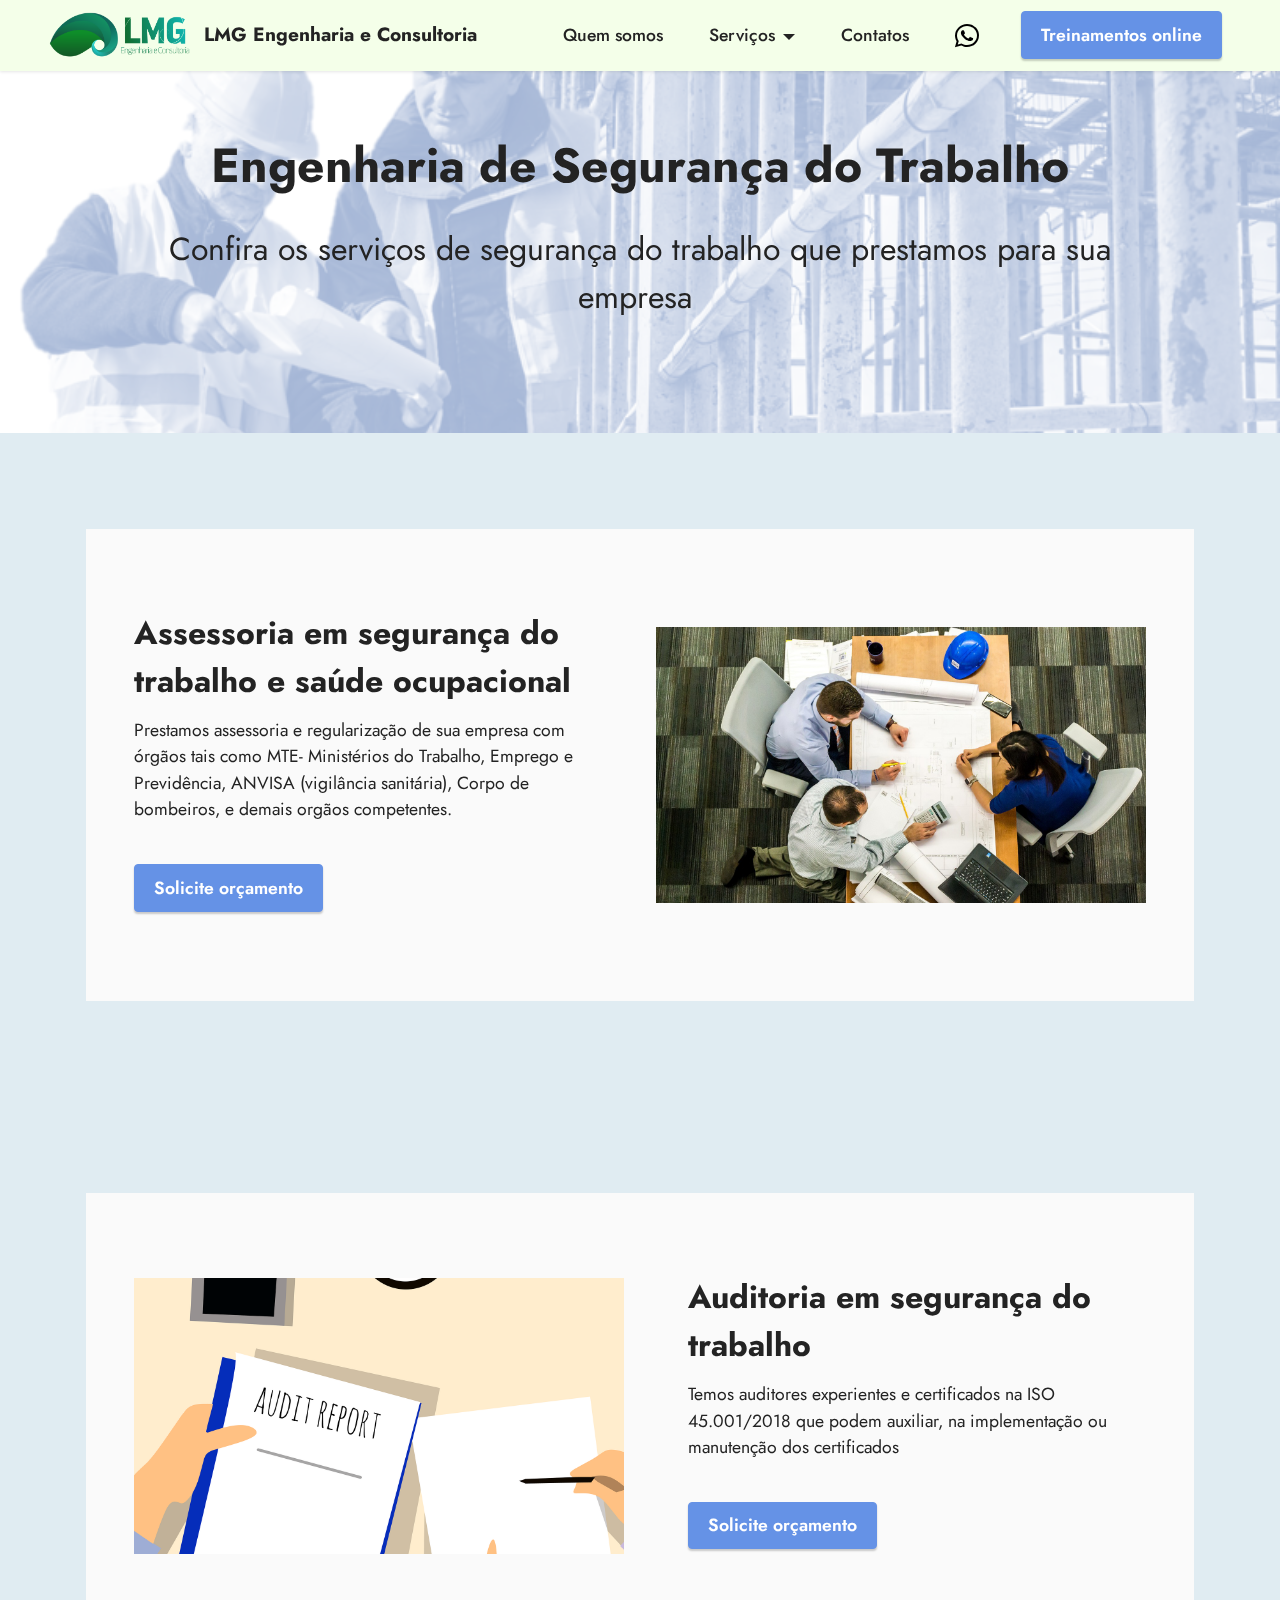
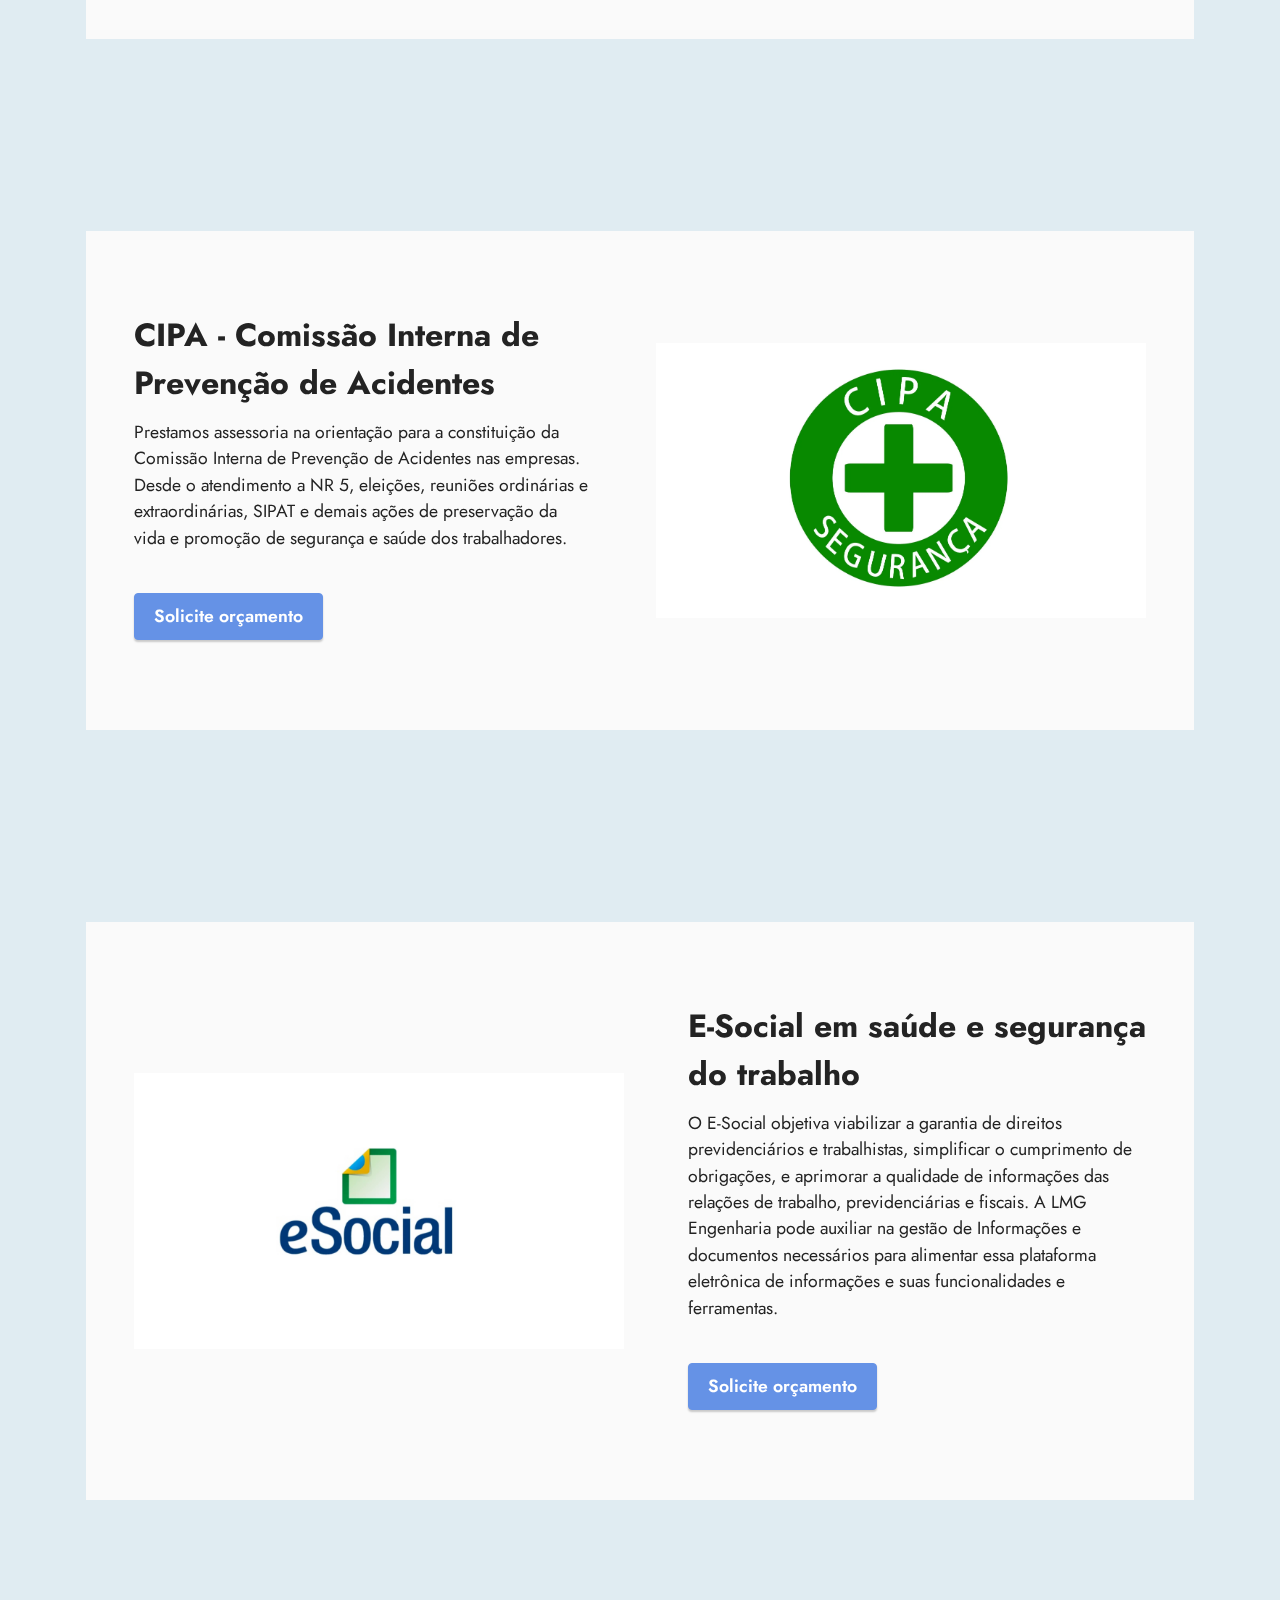
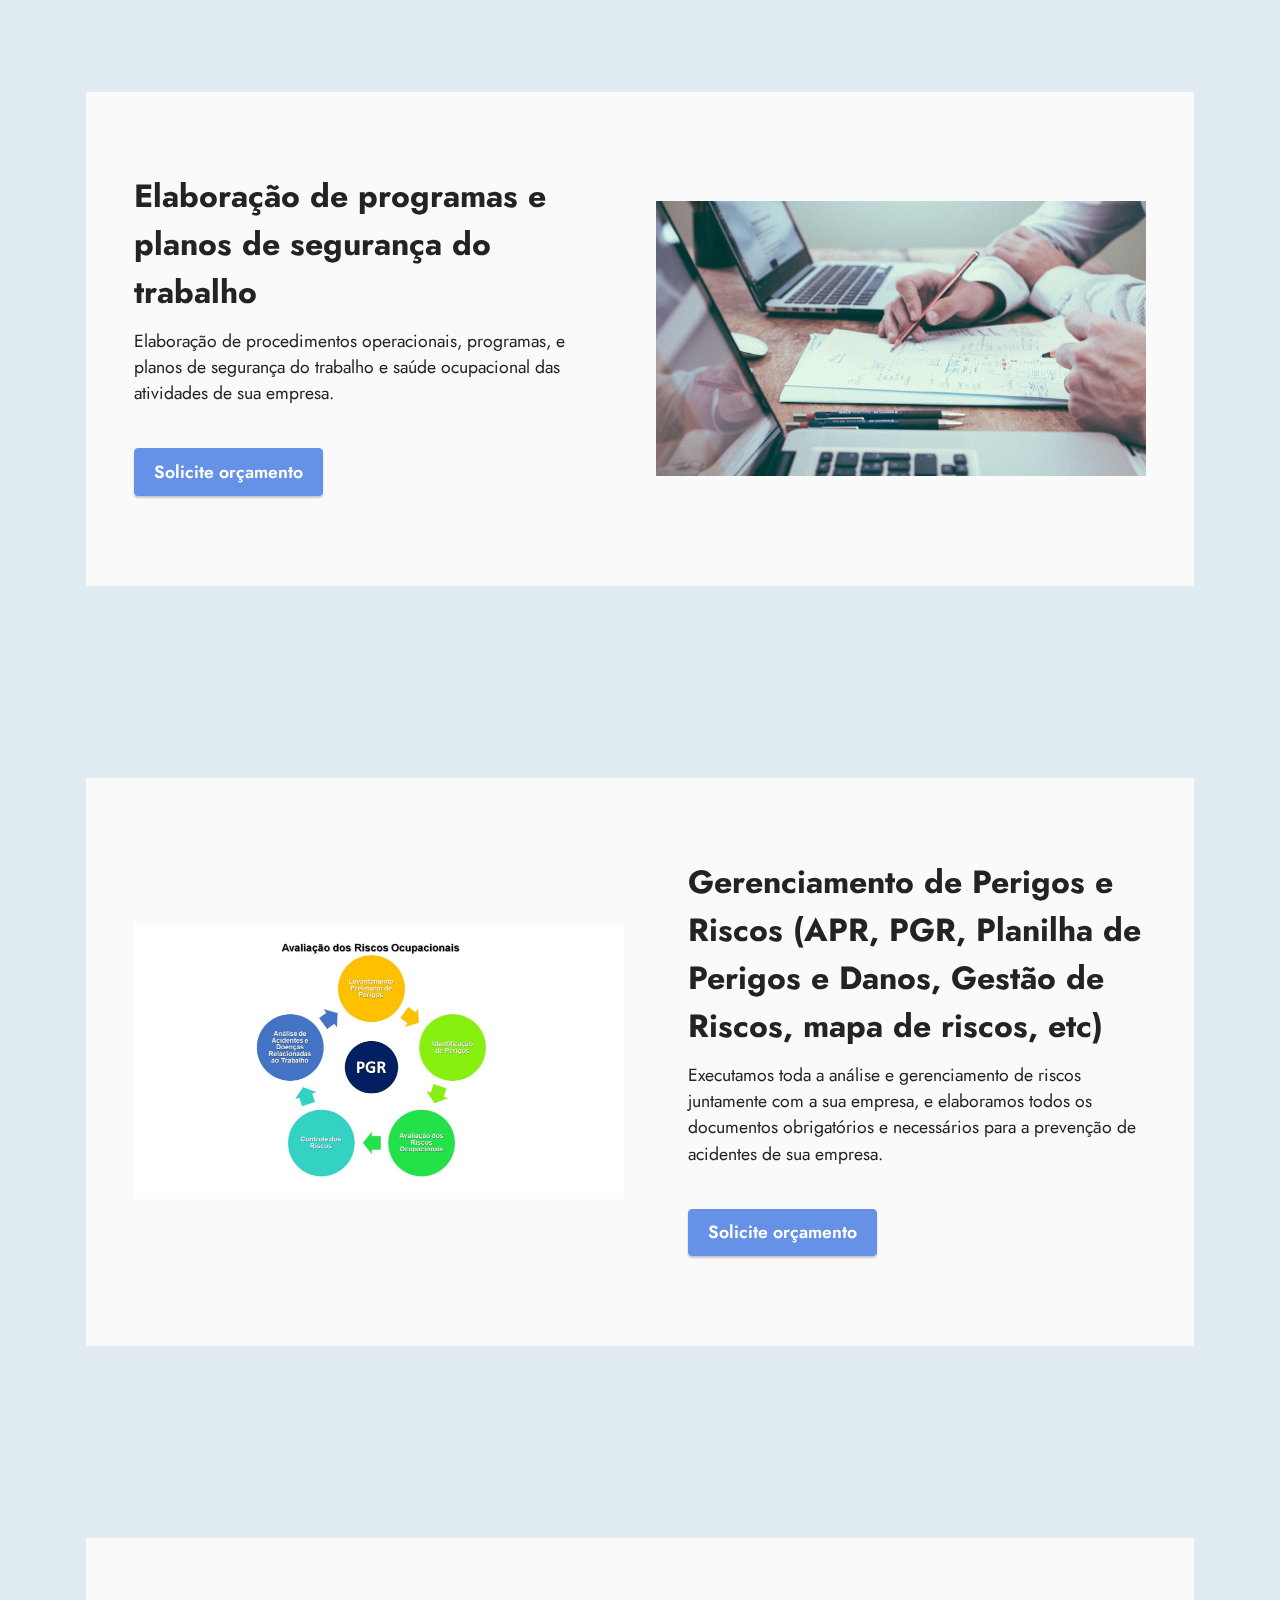
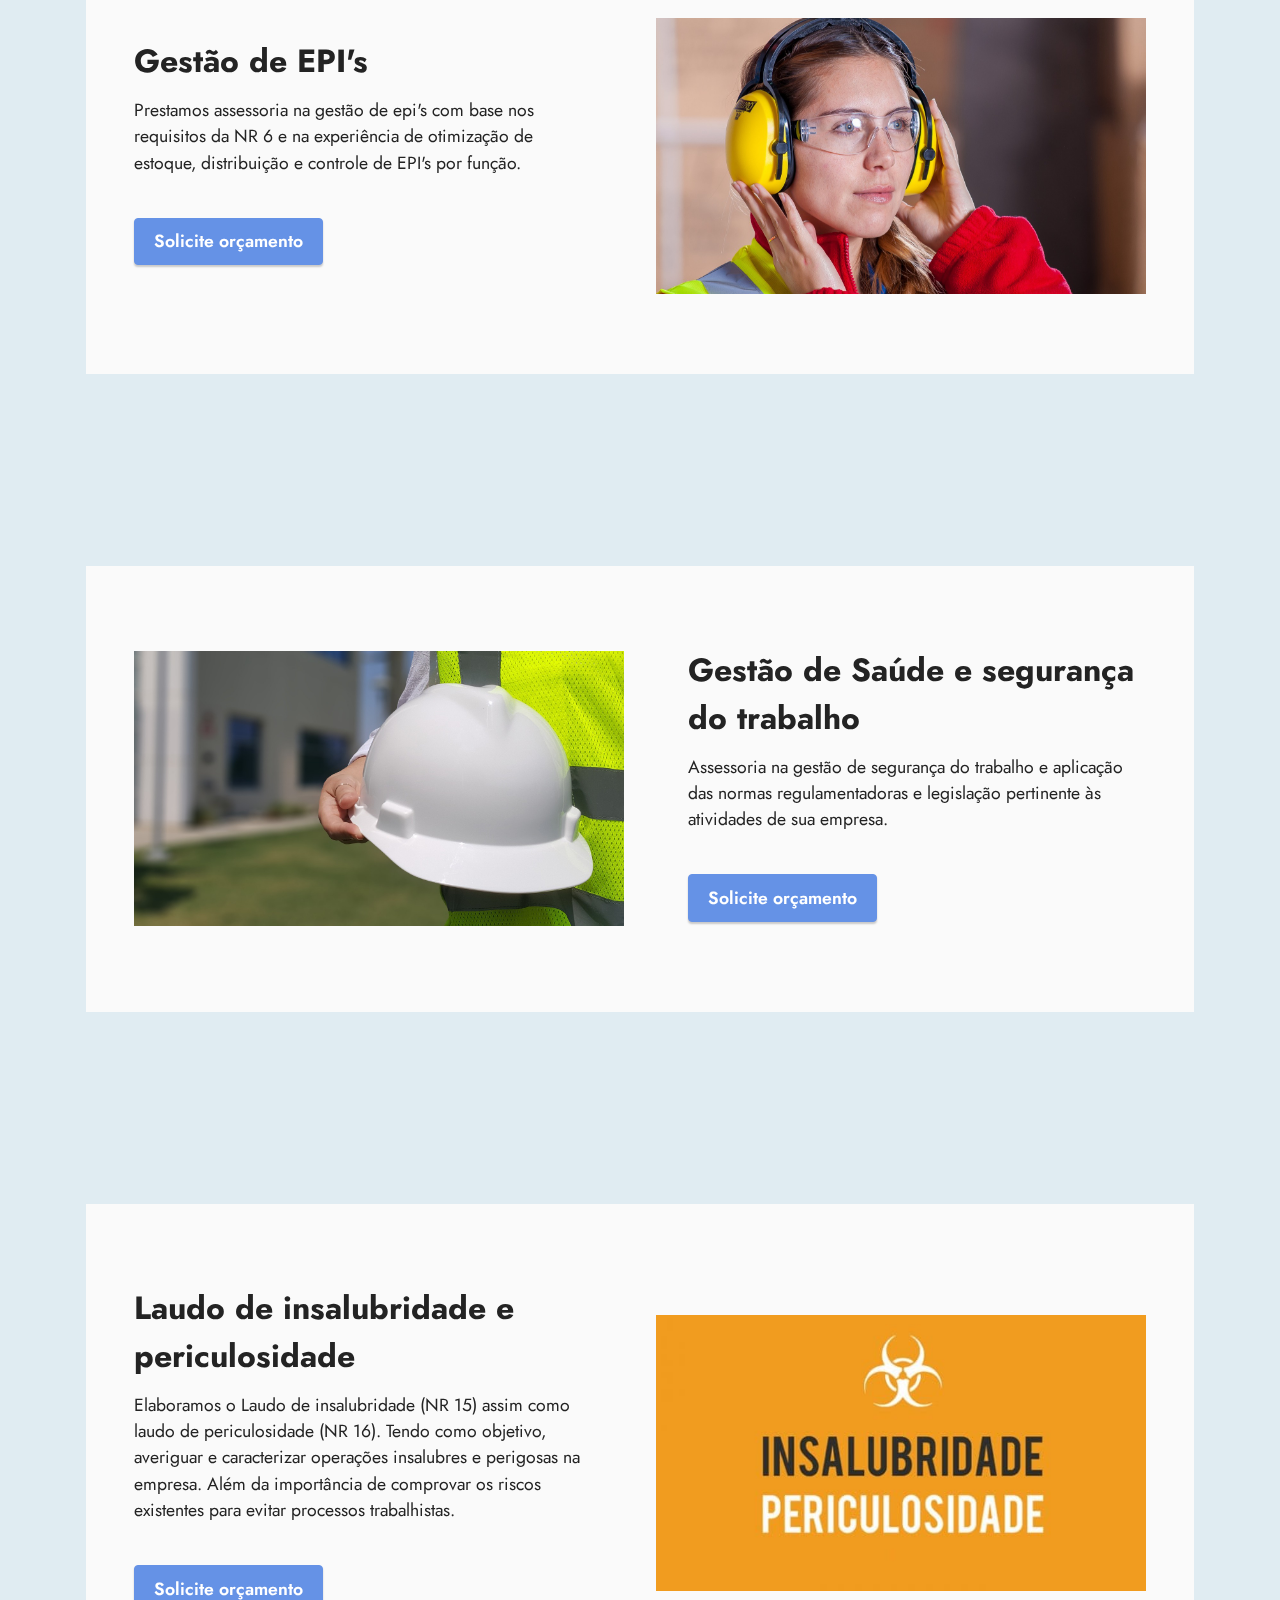
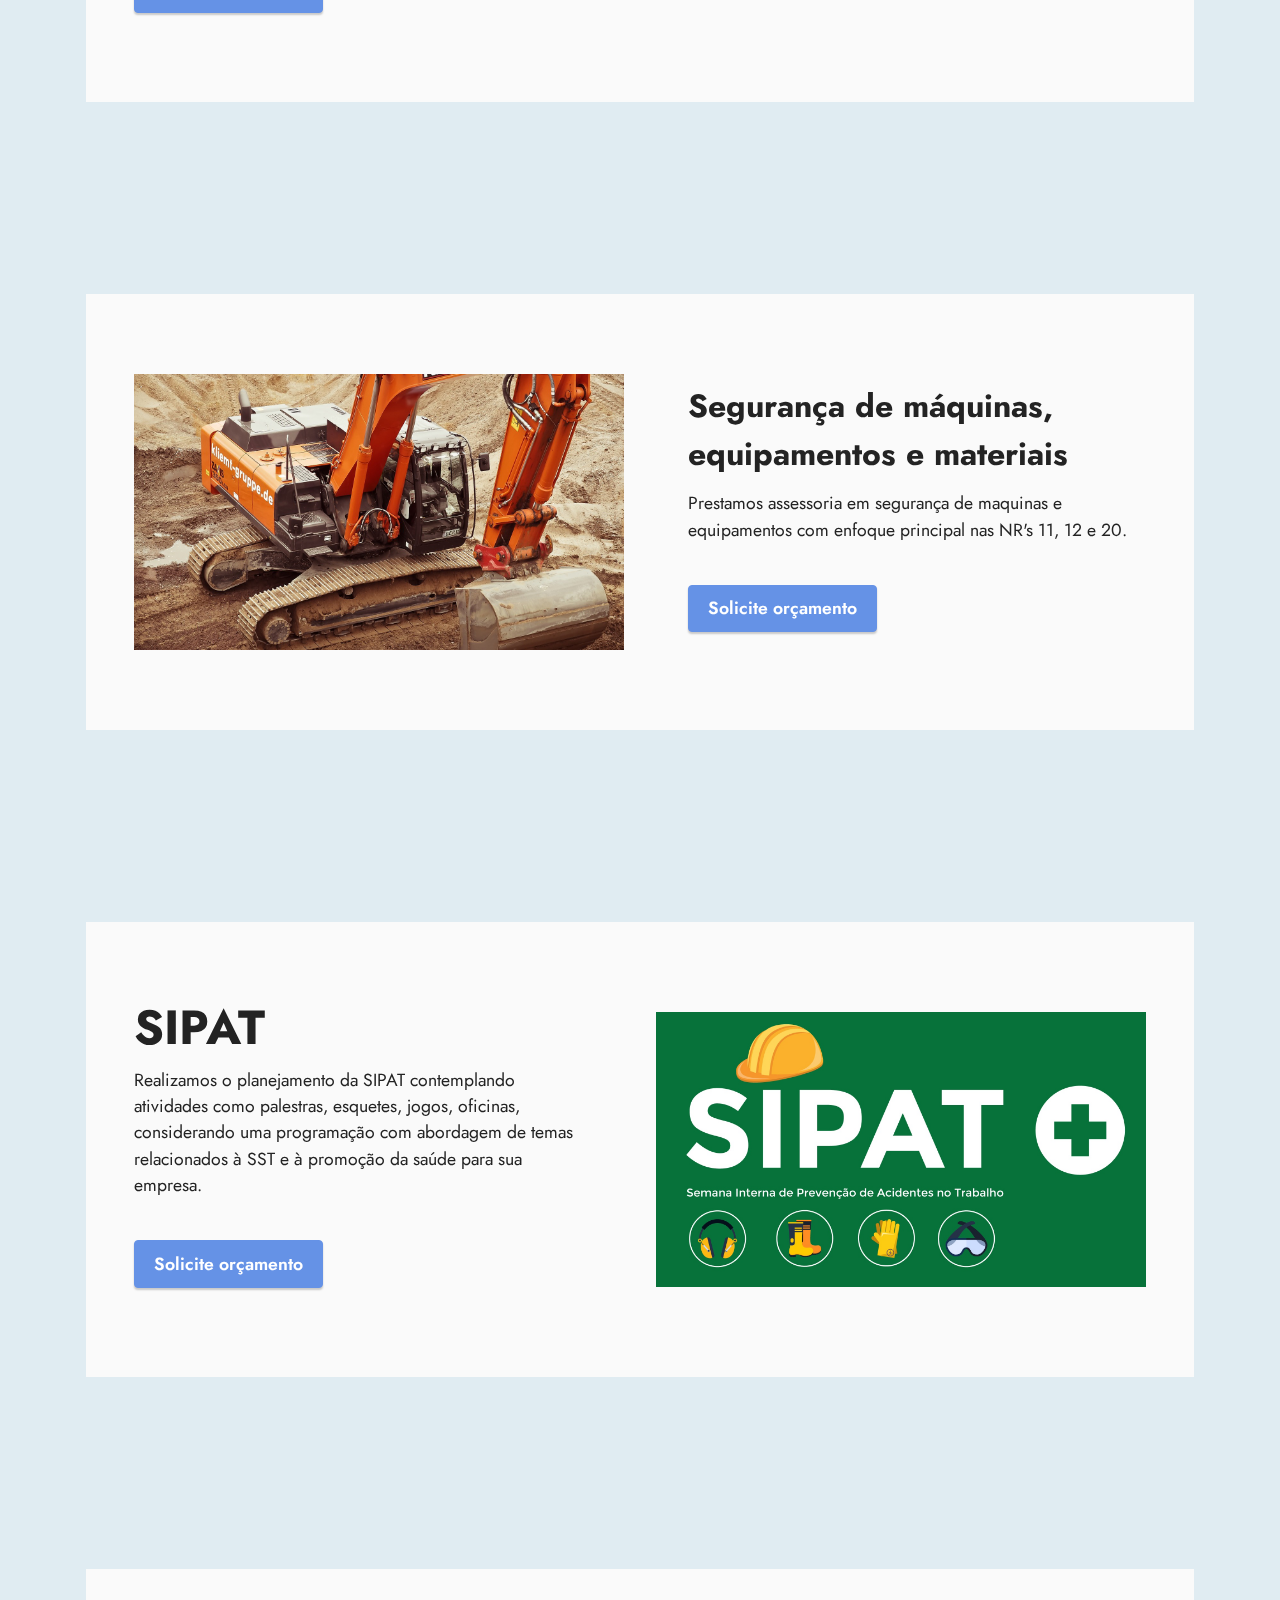
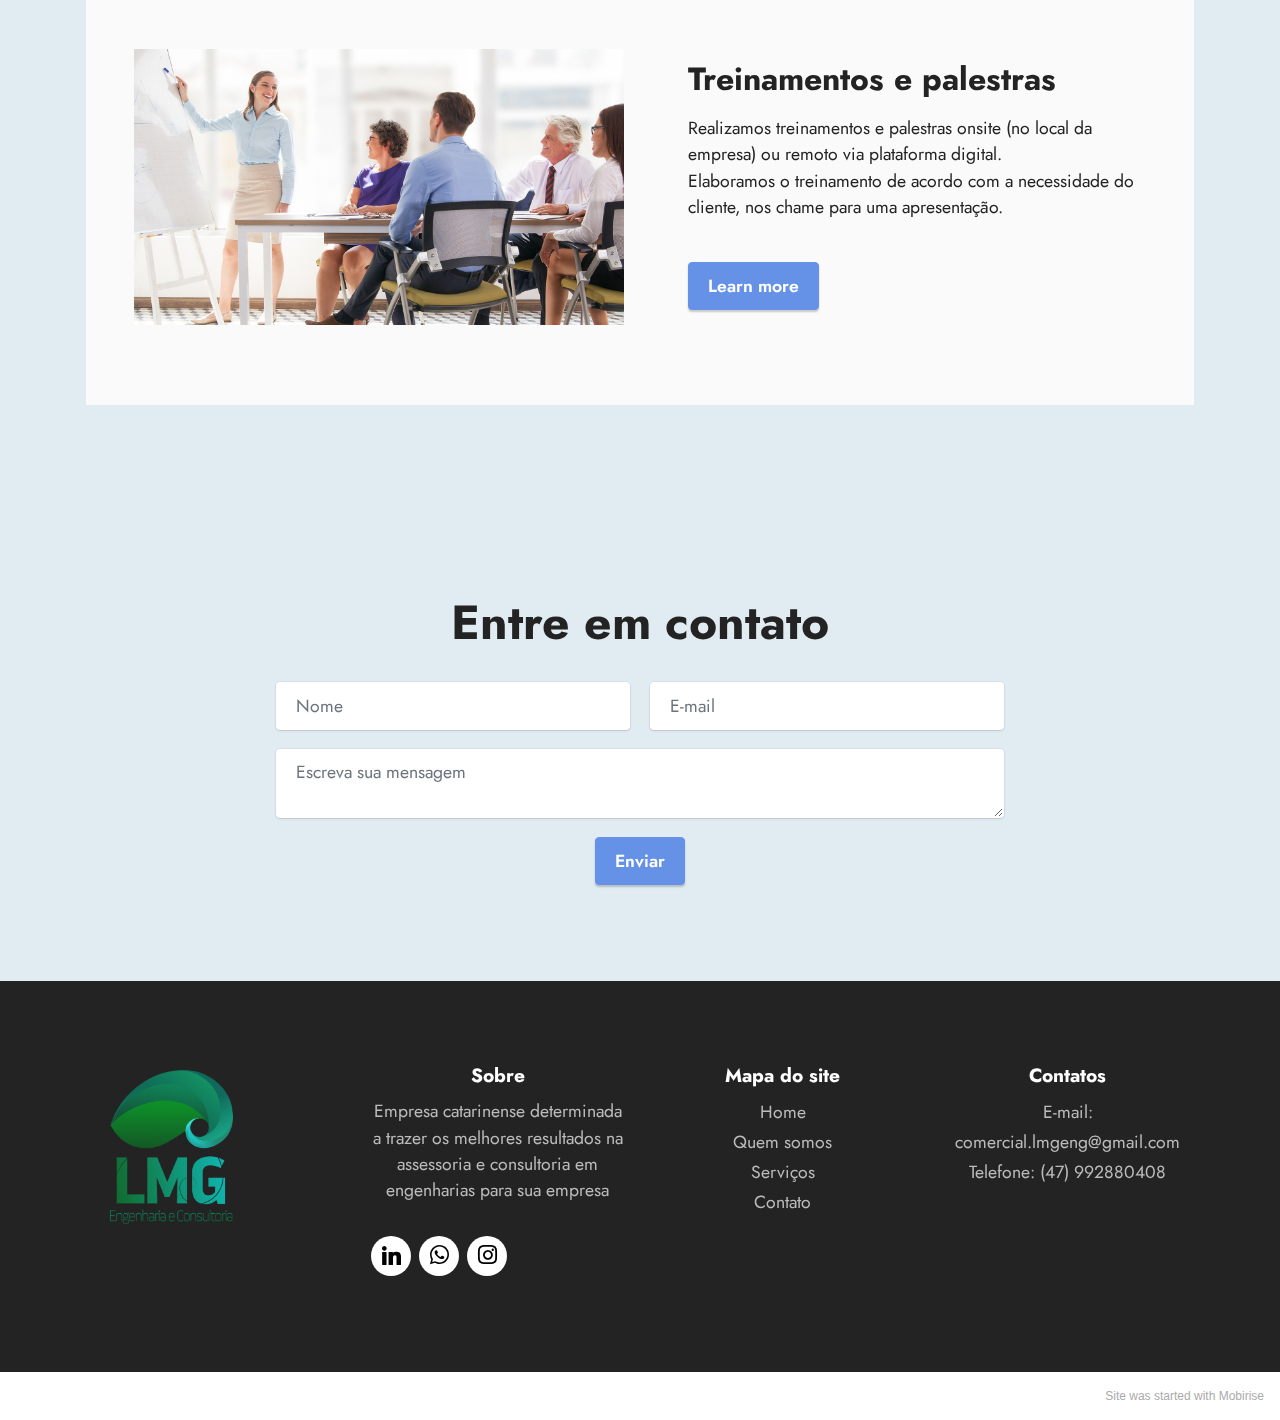
<file: page6.html>
<!DOCTYPE html>
<html  >
<head>
  <!-- Site made with Mobirise Website Builder v5.3.10, https://mobirise.com -->
  <meta charset="UTF-8">
  <meta http-equiv="X-UA-Compatible" content="IE=edge">
  <meta name="generator" content="Mobirise v5.3.10, mobirise.com">
  <meta name="viewport" content="width=device-width, initial-scale=1, minimum-scale=1">
  <link rel="shortcut icon" href="assets/images/verso-3.png" type="image/x-icon">
  <meta name="description" content="">
  
  
  <title>Engenharia de Segurança do Trabalho</title>
  <link rel="stylesheet" href="assets/tether/tether.min.css">
  <link rel="stylesheet" href="assets/bootstrap/css/bootstrap.min.css">
  <link rel="stylesheet" href="assets/bootstrap/css/bootstrap-grid.min.css">
  <link rel="stylesheet" href="assets/bootstrap/css/bootstrap-reboot.min.css">
  <link rel="stylesheet" href="assets/dropdown/css/style.css">
  <link rel="stylesheet" href="assets/formstyler/jquery.formstyler.css">
  <link rel="stylesheet" href="assets/formstyler/jquery.formstyler.theme.css">
  <link rel="stylesheet" href="assets/datepicker/jquery.datetimepicker.min.css">
  <link rel="stylesheet" href="assets/socicon/css/styles.css">
  <link rel="stylesheet" href="assets/theme/css/style.css">
  <link rel="preload" href="https://fonts.googleapis.com/css?family=Jost:100,200,300,400,500,600,700,800,900,100i,200i,300i,400i,500i,600i,700i,800i,900i&display=swap" as="style" onload="this.onload=null;this.rel='stylesheet'">
  <noscript><link rel="stylesheet" href="https://fonts.googleapis.com/css?family=Jost:100,200,300,400,500,600,700,800,900,100i,200i,300i,400i,500i,600i,700i,800i,900i&display=swap"></noscript>
  <link rel="preload" as="style" href="assets/mobirise/css/mbr-additional.css"><link rel="stylesheet" href="assets/mobirise/css/mbr-additional.css" type="text/css">
  
  
  
  
</head>
<body>
  
  <section class="menu menu2 cid-sELVPf85kt" once="menu" id="menu2-35">
    
    <nav class="navbar navbar-dropdown navbar-fixed-top navbar-expand-lg">
        <div class="container-fluid">
            <div class="navbar-brand">
                <span class="navbar-logo">
                    <a href="lmgengenharia.site.html#header5-4h">
                        <img src="assets/images/verso-3.png" alt="Mobirise" style="height: 3rem;">
                    </a>
                </span>
                <span class="navbar-caption-wrap"><a class="navbar-caption text-black text-primary display-7" href="lmgengenharia.site.html#top">LMG Engenharia e Consultoria</a></span>
            </div>
            <button class="navbar-toggler" type="button" data-toggle="collapse" data-target="#navbarSupportedContent" aria-controls="navbarNavAltMarkup" aria-expanded="false" aria-label="Toggle navigation">
                <div class="hamburger">
                    <span></span>
                    <span></span>
                    <span></span>
                    <span></span>
                </div>
            </button>
            <div class="collapse navbar-collapse" id="navbarSupportedContent">
                <ul class="navbar-nav nav-dropdown" data-app-modern-menu="true"><li class="nav-item"><a class="nav-link link text-black text-primary display-4" href="page2.html#content4-v">Quem somos</a></li><li class="nav-item dropdown"><a class="nav-link link text-black text-primary dropdown-toggle display-4" href="#" data-toggle="dropdown-submenu" aria-expanded="false">Serviços</a><div class="dropdown-menu"><a class="text-black text-primary dropdown-item display-4" href="page5.html#content4-1z" aria-expanded="false">Serviços Ambientais</a><a class="text-black text-primary dropdown-item display-4" href="page6.html#content4-36" aria-expanded="false">Serviços em Segurança do Trabalho</a><a class="text-black text-primary dropdown-item display-4" href="page7.html#content4-3p" aria-expanded="false">Serviços em Qualidade</a></div></li>
                    
                    <li class="nav-item"><a class="nav-link link text-black text-primary display-4" href="page4.html#contacts3-1s">Contatos</a>
                    </li></ul>
                <div class="icons-menu">
                    <a class="iconfont-wrapper" href="https://wa.me/qr/V5V2O3VWIZVVA1" target="_blank">
                        <span class="p-2 mbr-iconfont socicon-whatsapp socicon"></span>
                    </a>
                    
                    
                    
                </div>
                <div class="navbar-buttons mbr-section-btn"><a class="btn btn-primary display-4" href="https://space.hotmart.com/pt-BR/lmgengenharia">Treinamentos online</a></div>
            </div>
        </div>
    </nav>
</section>

<section class="content4 cid-sELVPgcC5V mbr-parallax-background" id="content4-36">
    
    <div class="mbr-overlay" style="opacity: 0.6; background-color: rgb(255, 255, 255);">
    </div>
    <div class="container-fluid">
        <div class="row justify-content-center">
            <div class="title col-md-12 col-lg-10">
                <h3 class="mbr-section-title mbr-fonts-style align-center mb-4 display-2">
                    <strong>Engenharia de Segurança do Trabalho</strong></h3>
                <h4 class="mbr-section-subtitle align-center mbr-fonts-style mb-4 display-5">
                    Confira os serviços de segurança do trabalho que prestamos para sua empresa&nbsp;</h4>
                
            </div>
        </div>
    </div>
</section>

<section class="features15 cid-sELVPhxlxk" id="features16-37">

    

    
    <div class="container">
        <div class="content-wrapper">
            <div class="row align-items-center">
                <div class="col-12 col-lg">
                    <div class="text-wrapper">
                        <h6 class="card-title mbr-fonts-style display-5"><strong>Assessoria em segurança do trabalho e saúde ocupacional</strong></h6>
                        <p class="mbr-text mbr-fonts-style mb-4 display-4">
                            Prestamos assessoria e regularização de sua empresa com órgãos tais como MTE- Ministérios do Trabalho, Emprego e Previdência, ANVISA (vigilância sanitária), Corpo de bombeiros, e demais orgãos competentes.</p>
                        <div class="mbr-section-btn mt-3"><a class="btn btn-primary display-4" href="page4.html#contacts3-1s">Solicite orçamento</a></div>
                    </div>
                </div>
                <div class="col-12 col-lg-6">
                    <div class="image-wrapper">
                        <img src="assets/images/mbr-19.jpeg" alt="Mobirise">
                    </div>
                </div>
            </div>
        </div>
    </div>
</section>

<section class="features16 cid-sELVPiiBSr" id="features17-38">
    

    
    <div class="container">
        <div class="content-wrapper">
            <div class="row align-items-center">
                <div class="col-12 col-lg-6">
                    <div class="image-wrapper">
                        <img src="assets/images/mbr-17.png" alt="Mobirise">
                    </div>
                </div>
                <div class="col-12 col-lg">
                    <div class="text-wrapper">
                        <h6 class="card-title mbr-fonts-style display-5"><strong>Auditoria em segurança do trabalho</strong></h6>
                        <p class="mbr-text mbr-fonts-style mb-4 display-4">
                            Temos auditores experientes e certificados na ISO 45.001/2018 que podem auxiliar, na implementação ou manutenção dos certificados</p>
                        <div class="mbr-section-btn mt-3"><a class="btn btn-primary display-4" href="page4.html#contacts3-1s">Solicite orçamento</a></div>
                    </div>
                </div>
            </div>
        </div>
    </div>
</section>

<section class="features15 cid-sELVPiYs1U" id="features16-39">

    

    
    <div class="container">
        <div class="content-wrapper">
            <div class="row align-items-center">
                <div class="col-12 col-lg">
                    <div class="text-wrapper">
                        <h6 class="card-title mbr-fonts-style display-5"><strong>CIPA - Comissão Interna de Prevenção de Acidentes</strong></h6>
                        <p class="mbr-text mbr-fonts-style mb-4 display-4">
                            Prestamos assessoria na orientação para a constituição da Comissão Interna de Prevenção de Acidentes nas empresas. Desde o atendimento a NR 5, eleições,&nbsp;reuniões ordinárias e extraordinárias, SIPAT e demais ações de preservação da vida e promoção de segurança e saúde dos trabalhadores.</p>
                        <div class="mbr-section-btn mt-3"><a class="btn btn-primary display-4" href="page4.html#contacts3-1s">Solicite orçamento</a></div>
                    </div>
                </div>
                <div class="col-12 col-lg-6">
                    <div class="image-wrapper">
                        <img src="assets/images/cipa.png" alt="Mobirise">
                    </div>
                </div>
            </div>
        </div>
    </div>
</section>

<section class="features16 cid-sELVPjIFQJ" id="features17-3a">
    

    
    <div class="container">
        <div class="content-wrapper">
            <div class="row align-items-center">
                <div class="col-12 col-lg-6">
                    <div class="image-wrapper">
                        <img src="assets/images/esocial.png" alt="Mobirise">
                    </div>
                </div>
                <div class="col-12 col-lg">
                    <div class="text-wrapper">
                        <h6 class="card-title mbr-fonts-style display-5"><strong>E-Social em saúde e segurança do trabalho</strong></h6>
                        <p class="mbr-text mbr-fonts-style mb-4 display-4">O E-Social objetiva viabilizar a garantia de direitos previdenciários e trabalhistas, simplificar o cumprimento de obrigações, e aprimorar a qualidade de informações das relações de trabalho, previdenciárias e fiscais. A LMG Engenharia pode auxiliar na gestão de Informações e documentos necessários para alimentar essa plataforma eletrônica de informações e suas funcionalidades e ferramentas.</p>
                        <div class="mbr-section-btn mt-3"><a class="btn btn-primary display-4" href="page4.html#contacts3-1s">Solicite orçamento</a></div>
                    </div>
                </div>
            </div>
        </div>
    </div>
</section>

<section class="features15 cid-sELVPkxgMR" id="features16-3b">

    

    
    <div class="container">
        <div class="content-wrapper">
            <div class="row align-items-center">
                <div class="col-12 col-lg">
                    <div class="text-wrapper">
                        <h6 class="card-title mbr-fonts-style display-5"><strong>Elaboração de programas e planos de segurança do trabalho</strong></h6>
                        <p class="mbr-text mbr-fonts-style mb-4 display-4">
                            Elaboração de procedimentos operacionais, programas, e planos de segurança do trabalho e saúde ocupacional das atividades de sua empresa.</p>
                        <div class="mbr-section-btn mt-3"><a class="btn btn-primary display-4" href="page4.html#contacts3-1s">Solicite orçamento</a></div>
                    </div>
                </div>
                <div class="col-12 col-lg-6">
                    <div class="image-wrapper">
                        <img src="assets/images/mbr-18.jpeg" alt="Mobirise">
                    </div>
                </div>
            </div>
        </div>
    </div>
</section>

<section class="features16 cid-sELVPlixHN" id="features17-3c">
    

    
    <div class="container">
        <div class="content-wrapper">
            <div class="row align-items-center">
                <div class="col-12 col-lg-6">
                    <div class="image-wrapper">
                        <img src="assets/images/pgr-1.png" alt="Mobirise">
                    </div>
                </div>
                <div class="col-12 col-lg">
                    <div class="text-wrapper">
                        <h6 class="card-title mbr-fonts-style display-5"><strong>Gerenciamento de Perigos e Riscos (APR, PGR, Planilha de Perigos e Danos, Gestão de Riscos, mapa de riscos, etc)</strong></h6>
                        <p class="mbr-text mbr-fonts-style mb-4 display-4">
                            Executamos toda a análise e gerenciamento de riscos juntamente com a sua empresa, e elaboramos todos os documentos obrigatórios e necessários para a prevenção de acidentes de sua empresa.</p>
                        <div class="mbr-section-btn mt-3"><a class="btn btn-primary display-4" href="page4.html#contacts3-1s">Solicite orçamento</a></div>
                    </div>
                </div>
            </div>
        </div>
    </div>
</section>

<section class="features15 cid-sELVPm5XIV" id="features16-3d">

    

    
    <div class="container">
        <div class="content-wrapper">
            <div class="row align-items-center">
                <div class="col-12 col-lg">
                    <div class="text-wrapper">
                        <h6 class="card-title mbr-fonts-style display-5"><strong>Gestão de EPI's</strong></h6>
                        <p class="mbr-text mbr-fonts-style mb-4 display-4">
                            Prestamos assessoria na gestão de epi's com base nos requisitos da NR 6 e na experiência de otimização de estoque, distribuição e controle de EPI's por função.</p>
                        <div class="mbr-section-btn mt-3"><a class="btn btn-primary display-4" href="page4.html#contacts3-1s">Solicite orçamento</a></div>
                    </div>
                </div>
                <div class="col-12 col-lg-6">
                    <div class="image-wrapper">
                        <img src="assets/images/mbr-20.jpeg" alt="Mobirise">
                    </div>
                </div>
            </div>
        </div>
    </div>
</section>

<section class="features16 cid-sELVPmL5j2" id="features17-3e">
    

    
    <div class="container">
        <div class="content-wrapper">
            <div class="row align-items-center">
                <div class="col-12 col-lg-6">
                    <div class="image-wrapper">
                        <img src="assets/images/mbr-17.jpeg" alt="Mobirise">
                    </div>
                </div>
                <div class="col-12 col-lg">
                    <div class="text-wrapper">
                        <h6 class="card-title mbr-fonts-style display-5"><strong>Gestão de Saúde e segurança do trabalho</strong></h6>
                        <p class="mbr-text mbr-fonts-style mb-4 display-4">Assessoria na gestão de segurança do trabalho e aplicação das normas regulamentadoras e legislação pertinente às atividades de sua empresa.&nbsp;</p>
                        <div class="mbr-section-btn mt-3"><a class="btn btn-primary display-4" href="page4.html#contacts3-1s">Solicite orçamento</a></div>
                    </div>
                </div>
            </div>
        </div>
    </div>
</section>

<section class="features15 cid-sELVPnACrJ" id="features16-3f">

    

    
    <div class="container">
        <div class="content-wrapper">
            <div class="row align-items-center">
                <div class="col-12 col-lg">
                    <div class="text-wrapper">
                        <h6 class="card-title mbr-fonts-style display-5"><strong>Laudo de insalubridade e periculosidade</strong></h6>
                        <p class="mbr-text mbr-fonts-style mb-4 display-4">
                            Elaboramos o Laudo de insalubridade (NR 15) assim como laudo de periculosidade (NR 16). Tendo como objetivo, averiguar e caracterizar operações insalubres e perigosas na empresa. Além da importância de comprovar os riscos existentes para evitar processos trabalhistas.</p>
                        <div class="mbr-section-btn mt-3"><a class="btn btn-primary display-4" href="page4.html#contacts3-1s">Solicite orçamento</a></div>
                    </div>
                </div>
                <div class="col-12 col-lg-6">
                    <div class="image-wrapper">
                        <img src="assets/images/insal.png" alt="Mobirise">
                    </div>
                </div>
            </div>
        </div>
    </div>
</section>

<section class="features16 cid-sELVPoqfrb" id="features17-3g">
    

    
    <div class="container">
        <div class="content-wrapper">
            <div class="row align-items-center">
                <div class="col-12 col-lg-6">
                    <div class="image-wrapper">
                        <img src="assets/images/mbr-21.jpeg" alt="Mobirise">
                    </div>
                </div>
                <div class="col-12 col-lg">
                    <div class="text-wrapper">
                        <h6 class="card-title mbr-fonts-style display-5"><strong>Segurança de máquinas, equipamentos e materiais</strong></h6>
                        <p class="mbr-text mbr-fonts-style mb-4 display-4">
                            Prestamos assessoria em segurança de maquinas e equipamentos com enfoque principal nas NR's 11, 12 e 20.</p>
                        <div class="mbr-section-btn mt-3"><a class="btn btn-primary display-4" href="page4.html#contacts3-1s">Solicite orçamento</a></div>
                    </div>
                </div>
            </div>
        </div>
    </div>
</section>

<section class="features15 cid-sELVPp8nwv" id="features16-3h">

    

    
    <div class="container">
        <div class="content-wrapper">
            <div class="row align-items-center">
                <div class="col-12 col-lg">
                    <div class="text-wrapper">
                        <h6 class="card-title mbr-fonts-style display-2">
                            <strong>SIPAT</strong></h6>
                        <p class="mbr-text mbr-fonts-style mb-4 display-4">Realizamos o planejamento da SIPAT contemplando atividades como palestras, esquetes, jogos, oficinas, considerando uma programação com abordagem de temas relacionados à SST e à promoção da saúde para sua empresa.</p>
                        <div class="mbr-section-btn mt-3"><a class="btn btn-primary display-4" href="page4.html#contacts3-1s">Solicite orçamento</a></div>
                    </div>
                </div>
                <div class="col-12 col-lg-6">
                    <div class="image-wrapper">
                        <img src="assets/images/sipat.png" alt="Mobirise">
                    </div>
                </div>
            </div>
        </div>
    </div>
</section>

<section class="features16 cid-sEM4EUPSuE" id="features17-47">
    

    
    <div class="container">
        <div class="content-wrapper">
            <div class="row align-items-center">
                <div class="col-12 col-lg-6">
                    <div class="image-wrapper">
                        <img src="assets/images/mbr-22.jpeg" alt="Mobirise">
                    </div>
                </div>
                <div class="col-12 col-lg">
                    <div class="text-wrapper">
                        <h6 class="card-title mbr-fonts-style display-5">
                            <strong>Treinamentos e palestras</strong></h6>
                        <p class="mbr-text mbr-fonts-style mb-4 display-4">Realizamos treinamentos e palestras onsite (no local da empresa) ou remoto via plataforma digital.
<br>Elaboramos o treinamento de acordo com a necessidade do cliente, nos chame para uma apresentação.</p>
                        <div class="mbr-section-btn mt-3"><a class="btn btn-primary display-4" href="page4.html#contacts3-1s">
                                Learn more
                            </a></div>
                    </div>
                </div>
            </div>
        </div>
    </div>
</section>

<section class="form5 cid-sEROeuniYA" id="form5-48">
    
    
    <div class="container">
        <div class="mbr-section-head">
            <h3 class="mbr-section-title mbr-fonts-style align-center mb-0 display-2">
                <strong>Entre em contato</strong></h3>
            
        </div>
        <div class="row justify-content-center mt-4">
            <div class="col-lg-8 mx-auto mbr-form" data-form-type="formoid">
                <form action="https://mobirise.eu/" method="POST" class="mbr-form form-with-styler" data-form-title="Form Name"><input type="hidden" name="email" data-form-email="true" value="am9aZMbrefFHe7YGWV5HKHR4k1r0xM+JqdV0P6RpV23F39wG4ZZ/quSpmfLxrnJnZiEJn5zGVrvTqB5p3byIRrOqp1I7ulOXz1p77oBnbnJqmWndlSZFDUUHyP9UuxJs">
                    <div class="row">
                        <div hidden="hidden" data-form-alert="" class="alert alert-success col-12">Em breve entraremos em contato, obrigado!</div>
                        <div hidden="hidden" data-form-alert-danger="" class="alert alert-danger col-12">Oops...! some
                            problem!</div>
                    </div>
                    <div class="dragArea row">
                        <div class="col-md col-sm-12 form-group" data-for="name">
                            <input type="text" name="name" placeholder="Nome" data-form-field="name" class="form-control" value="" id="name-form5-48">
                        </div>
                        <div class="col-md col-sm-12 form-group" data-for="email">
                            <input type="email" name="email" placeholder="E-mail" data-form-field="email" class="form-control" value="" id="email-form5-48">
                        </div>
                        
                        <div class="col-12 form-group" data-for="textarea">
                            <textarea name="textarea" placeholder="Escreva sua mensagem" data-form-field="textarea" class="form-control" id="textarea-form5-48"></textarea>
                        </div>
                        <div class="col-lg-12 col-md-12 col-sm-12 align-center mbr-section-btn"><button type="submit" class="btn btn-primary display-4">Enviar</button></div>
                    </div>
                </form>
            </div>
        </div>
    </div>
</section>

<section class="footer4 cid-sELVPtGadQ" once="footers" id="footer4-3n">

    
    
    <div class="container">
        <div class="row mbr-white">
            <div class="col-6 col-lg-3">
                <div class="media-wrap col-md-8 col-12">
                    <a href="https://mobiri.se/">
                        <img src="assets/images/verso-1.png" alt="Mobirise">
                    </a>
                </div>
            </div>
            <div class="col-12 col-md-6 col-lg-3">
                <h5 class="mbr-section-subtitle mbr-fonts-style mb-2 display-7">
                    <strong>Sobre</strong></h5>
                <p class="mbr-text mbr-fonts-style mb-4 display-4">
                    Empresa catarinense determinada a trazer os melhores resultados na assessoria e consultoria em engenharias para sua empresa</p>
                <h5 class="mbr-section-subtitle mbr-fonts-style mb-3 display-7"></h5>
                <div class="social-row display-7">
                    <div class="soc-item">
                        
                            <span class="mbr-iconfont socicon-linkedin socicon"></span>
                        
                    </div>
                    <div class="soc-item">
                        <a href="https://wa.me/qr/V5V2O3VWIZVVA1" target="_blank">
                            <span class="mbr-iconfont socicon-whatsapp socicon"></span>
                        </a>
                    </div>
                    <div class="soc-item">
                        <a href="https://instagram.com/lmg_eng" target="_blank">
                            <span class="mbr-iconfont socicon-instagram socicon"></span>
                        </a>
                    </div>
                    
                </div>
            </div>
            <div class="col-12 col-md-6 col-lg-3">
                <h5 class="mbr-section-subtitle mbr-fonts-style mb-2 display-7"><strong>Mapa do site</strong></h5>
                <ul class="list mbr-fonts-style display-4">
                    <li class="mbr-text item-wrap"><span style="font-size: 1.1rem;">Home</span></li><li class="mbr-text item-wrap">Quem somos</li>
                    <li class="mbr-text item-wrap">Serviços</li>
                    <li class="mbr-text item-wrap">Contato</li>
                </ul>
            </div>
            <div class="col-12 col-md-6 col-lg-3">
                <h5 class="mbr-section-subtitle mbr-fonts-style mb-2 display-7">
                    <strong>Contatos</strong></h5>
                <ul class="list mbr-fonts-style display-4">
                    <li class="mbr-text item-wrap">E-mail: comercial.lmgeng@gmail.com</li>
                    <li class="mbr-text item-wrap">Telefone: (47) 992880408</li>
                    <li class="mbr-text item-wrap"><br></li>
                </ul>
            </div>
            
        </div>
    </div>
</section><section style="background-color: #fff; font-family: -apple-system, BlinkMacSystemFont, 'Segoe UI', 'Roboto', 'Helvetica Neue', Arial, sans-serif; color:#aaa; font-size:12px; padding: 0; align-items: center; display: flex;"><a href="https://mobirise.site/p" style="flex: 1 1; height: 3rem; padding-left: 1rem;"></a><p style="flex: 0 0 auto; margin:0; padding-right:1rem;">Site <a href="https://mobirise.site/f" style="color:#aaa;">was started</a> with Mobirise</p></section><script src="assets/web/assets/jquery/jquery.min.js"></script>  <script src="assets/popper/popper.min.js"></script>  <script src="assets/tether/tether.min.js"></script>  <script src="assets/bootstrap/js/bootstrap.min.js"></script>  <script src="assets/smoothscroll/smooth-scroll.js"></script>  <script src="assets/dropdown/js/nav-dropdown.js"></script>  <script src="assets/dropdown/js/navbar-dropdown.js"></script>  <script src="assets/touchswipe/jquery.touch-swipe.min.js"></script>  <script src="assets/parallax/jarallax.min.js"></script>  <script src="assets/formstyler/jquery.formstyler.js"></script>  <script src="assets/formstyler/jquery.formstyler.min.js"></script>  <script src="assets/datepicker/jquery.datetimepicker.full.js"></script>  <script src="assets/theme/js/script.js"></script>  <script src="assets/formoid/formoid.min.js"></script>  
  
  
</body>
</html>
</file>
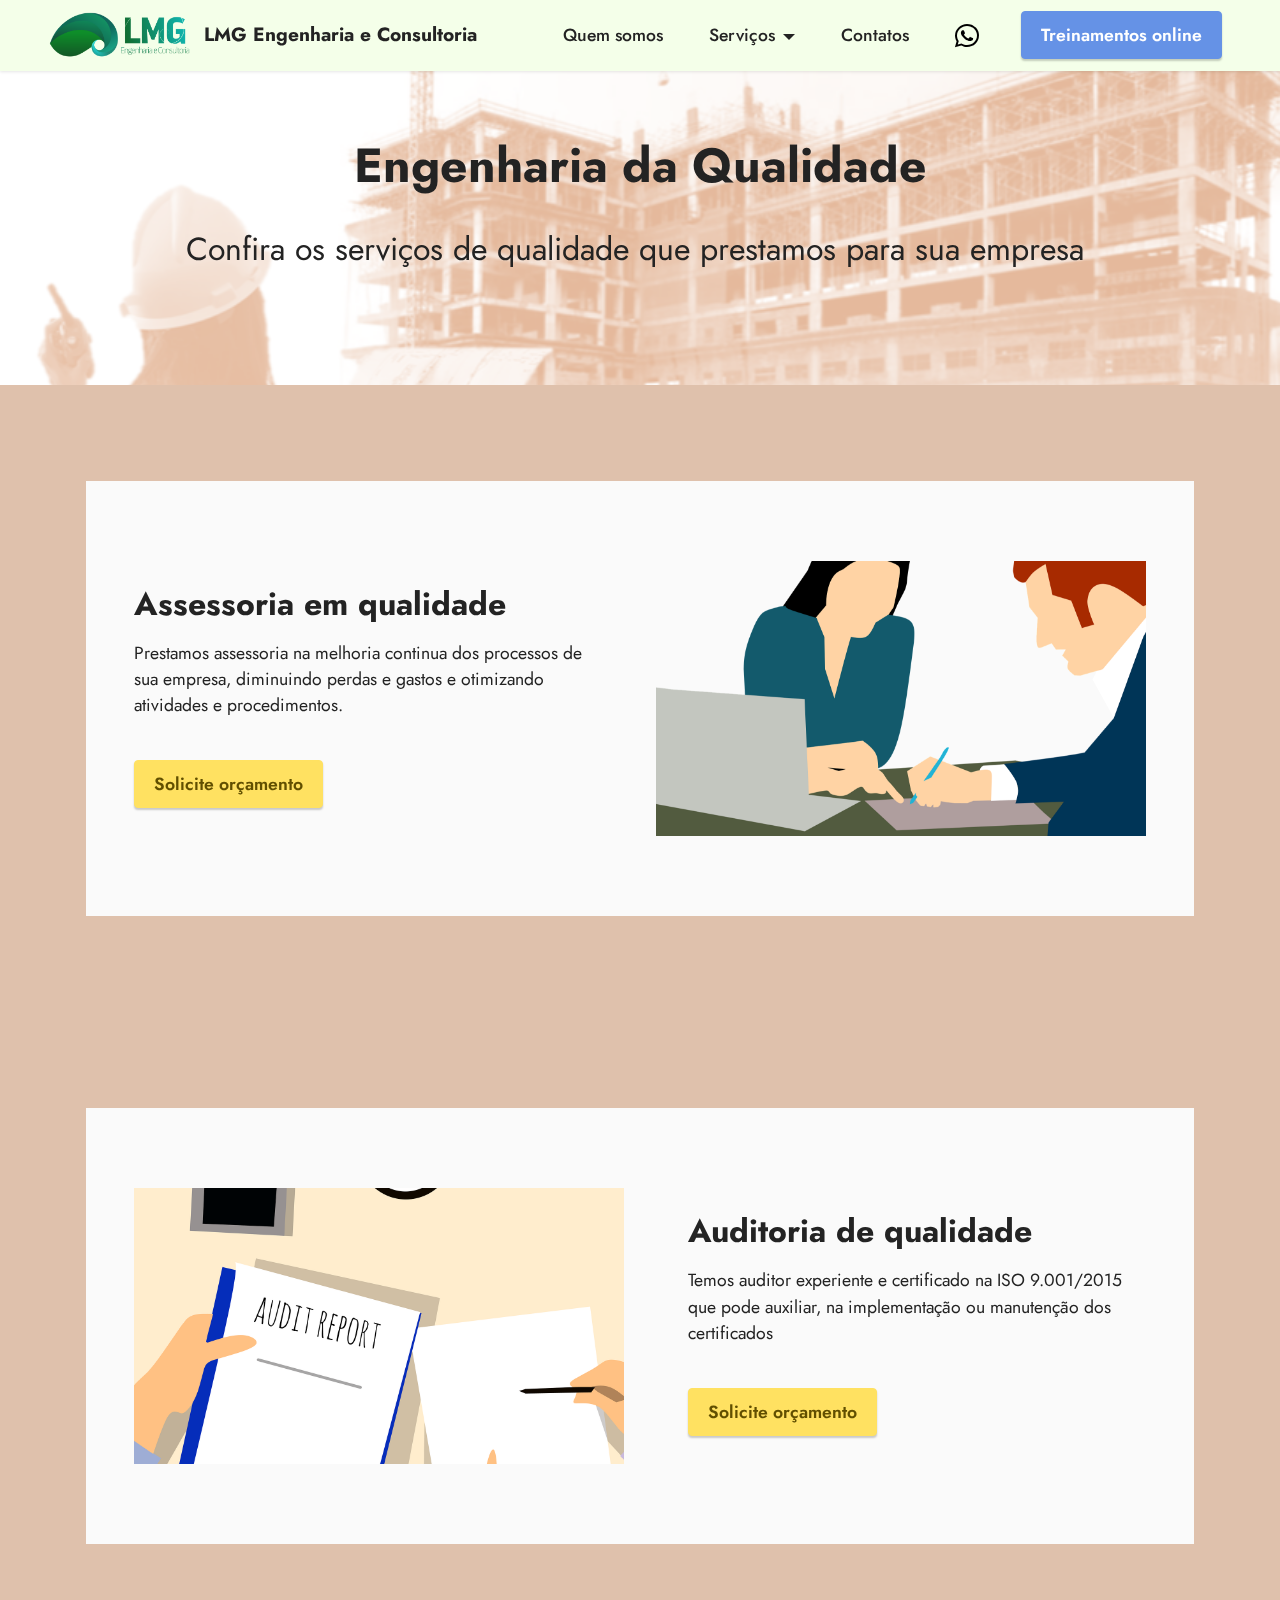
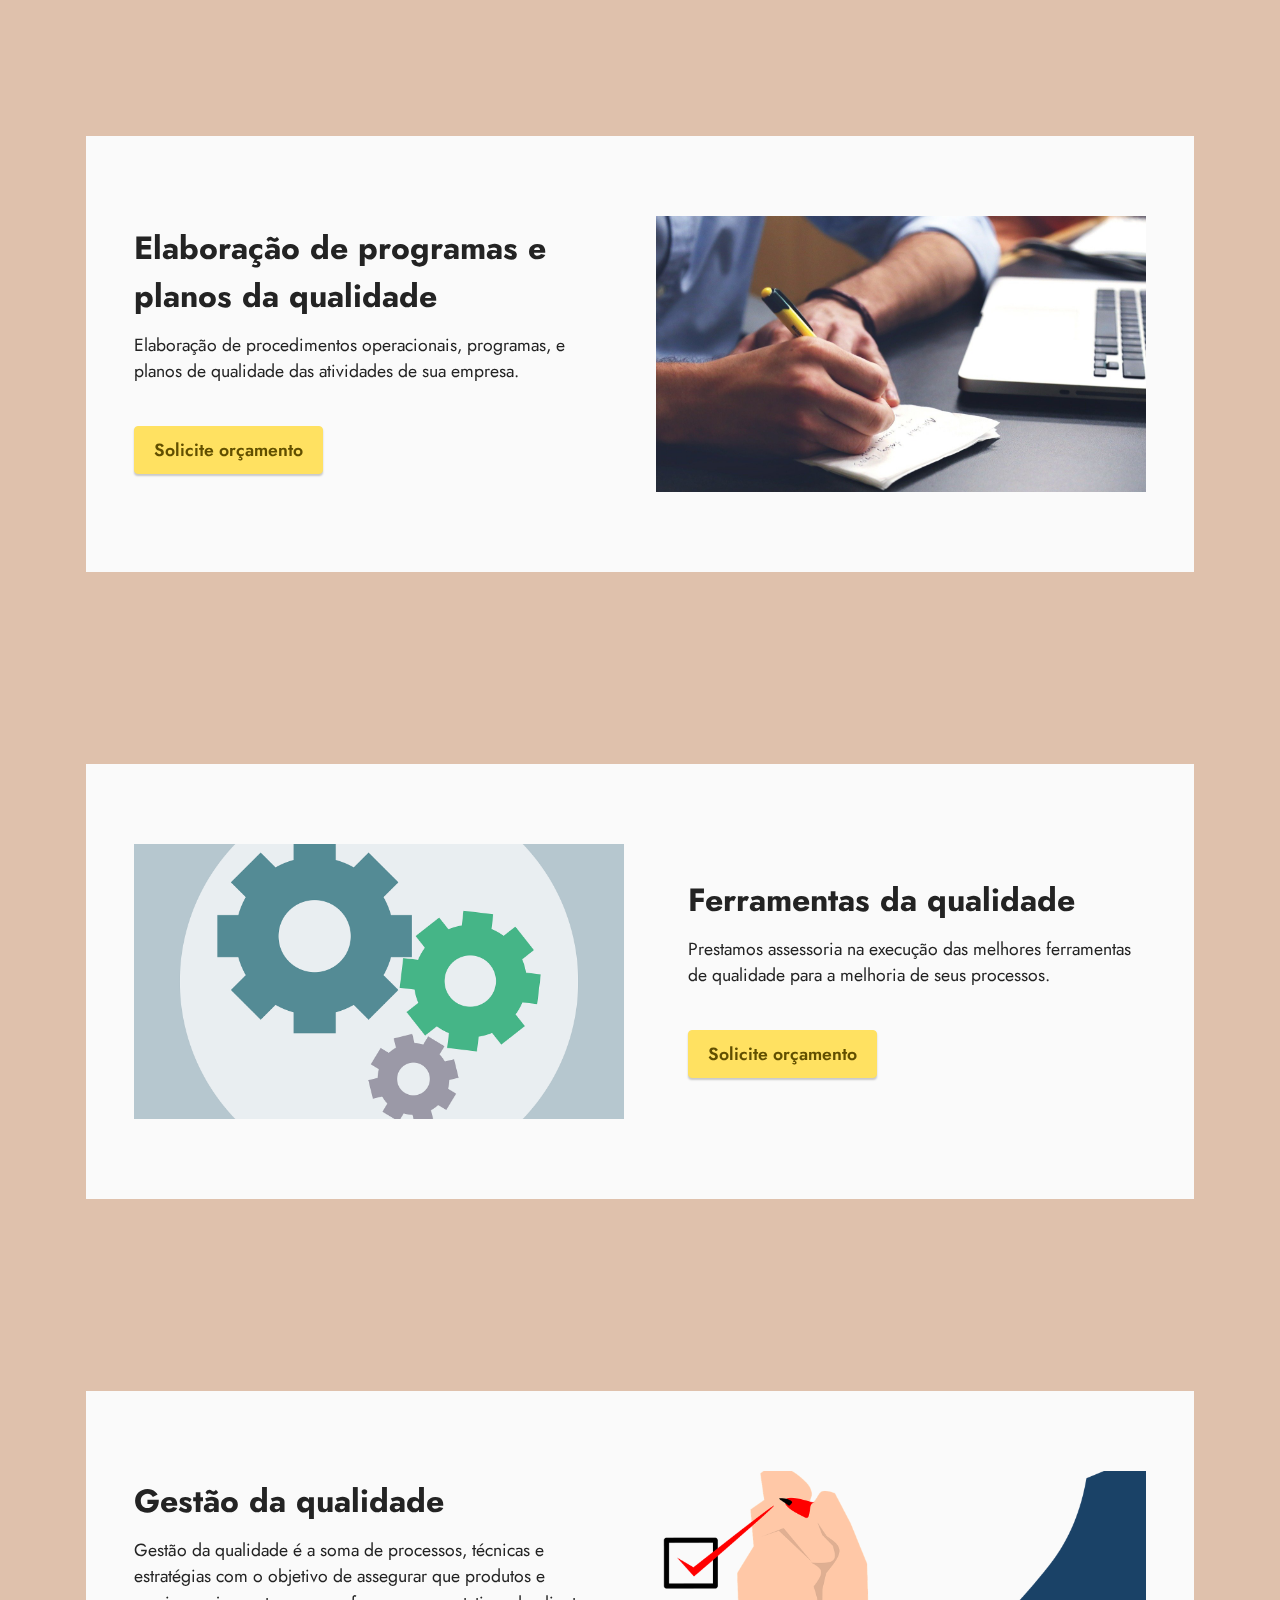
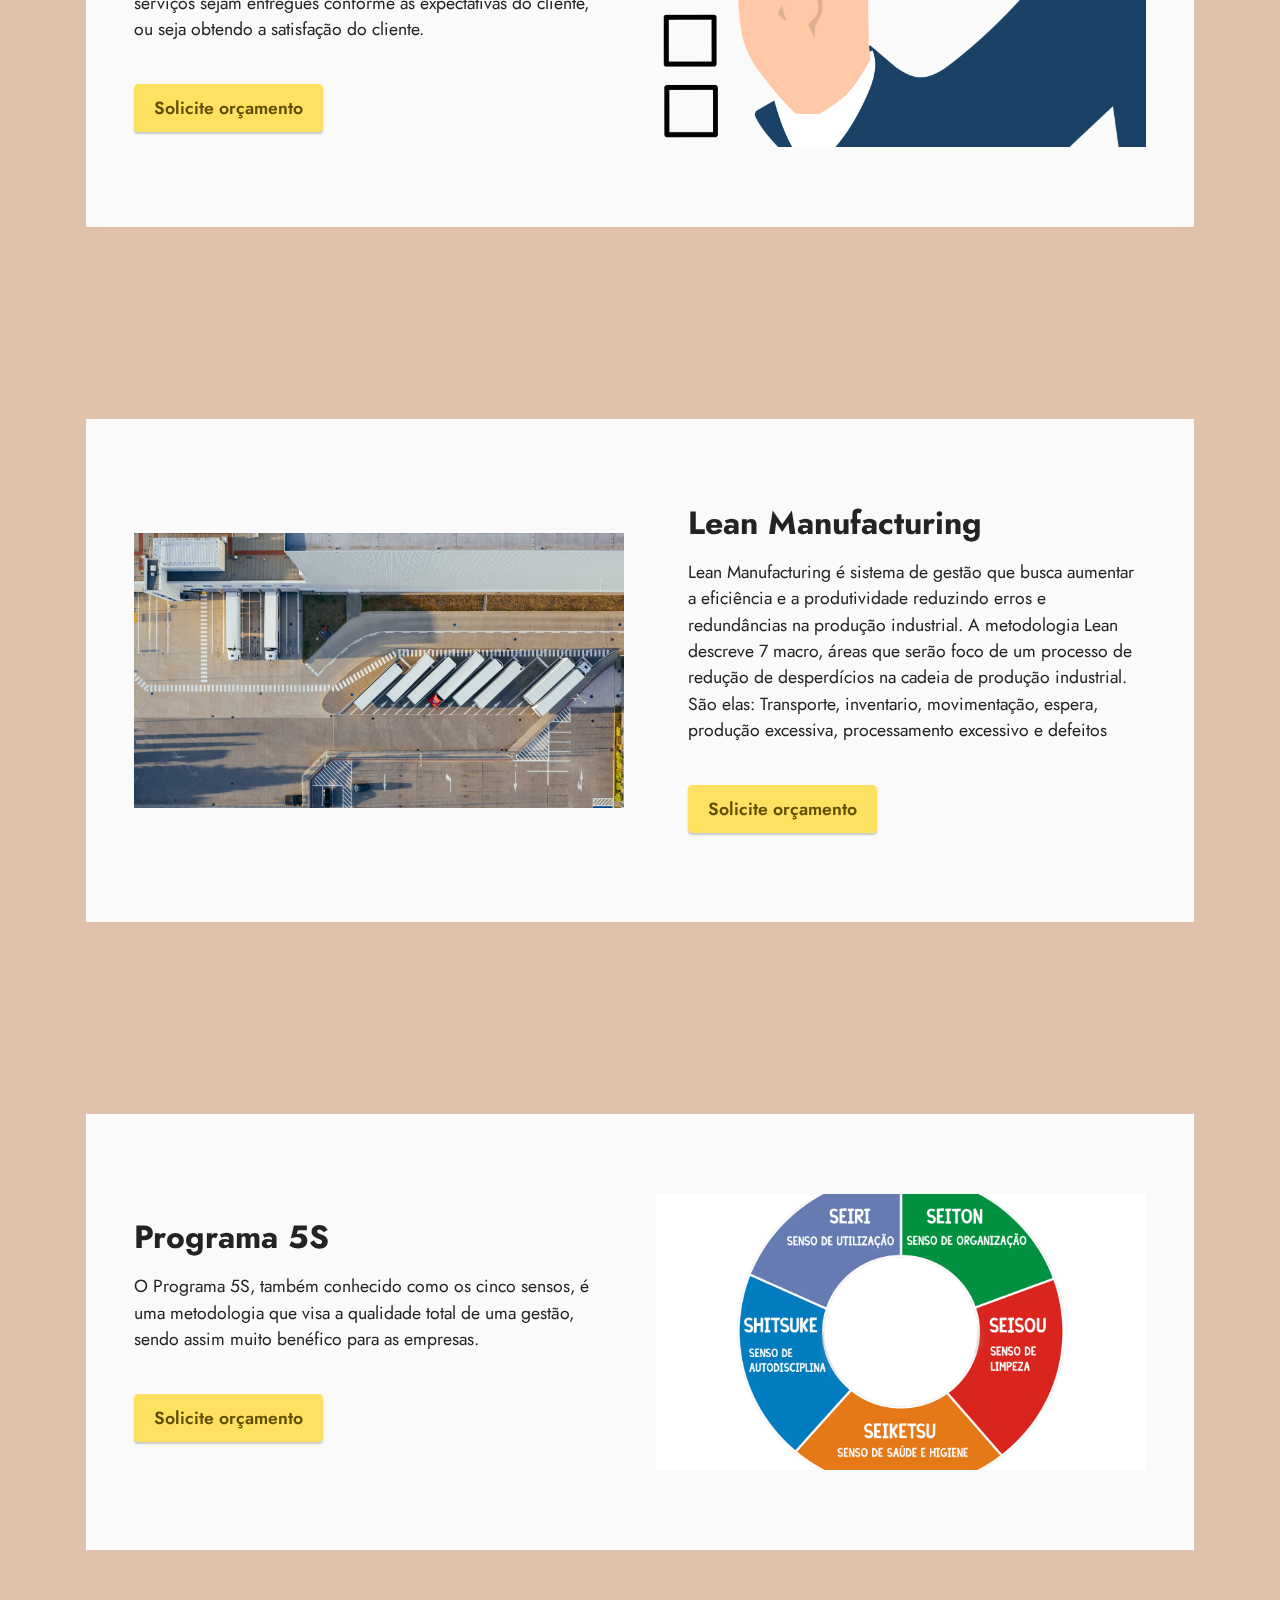
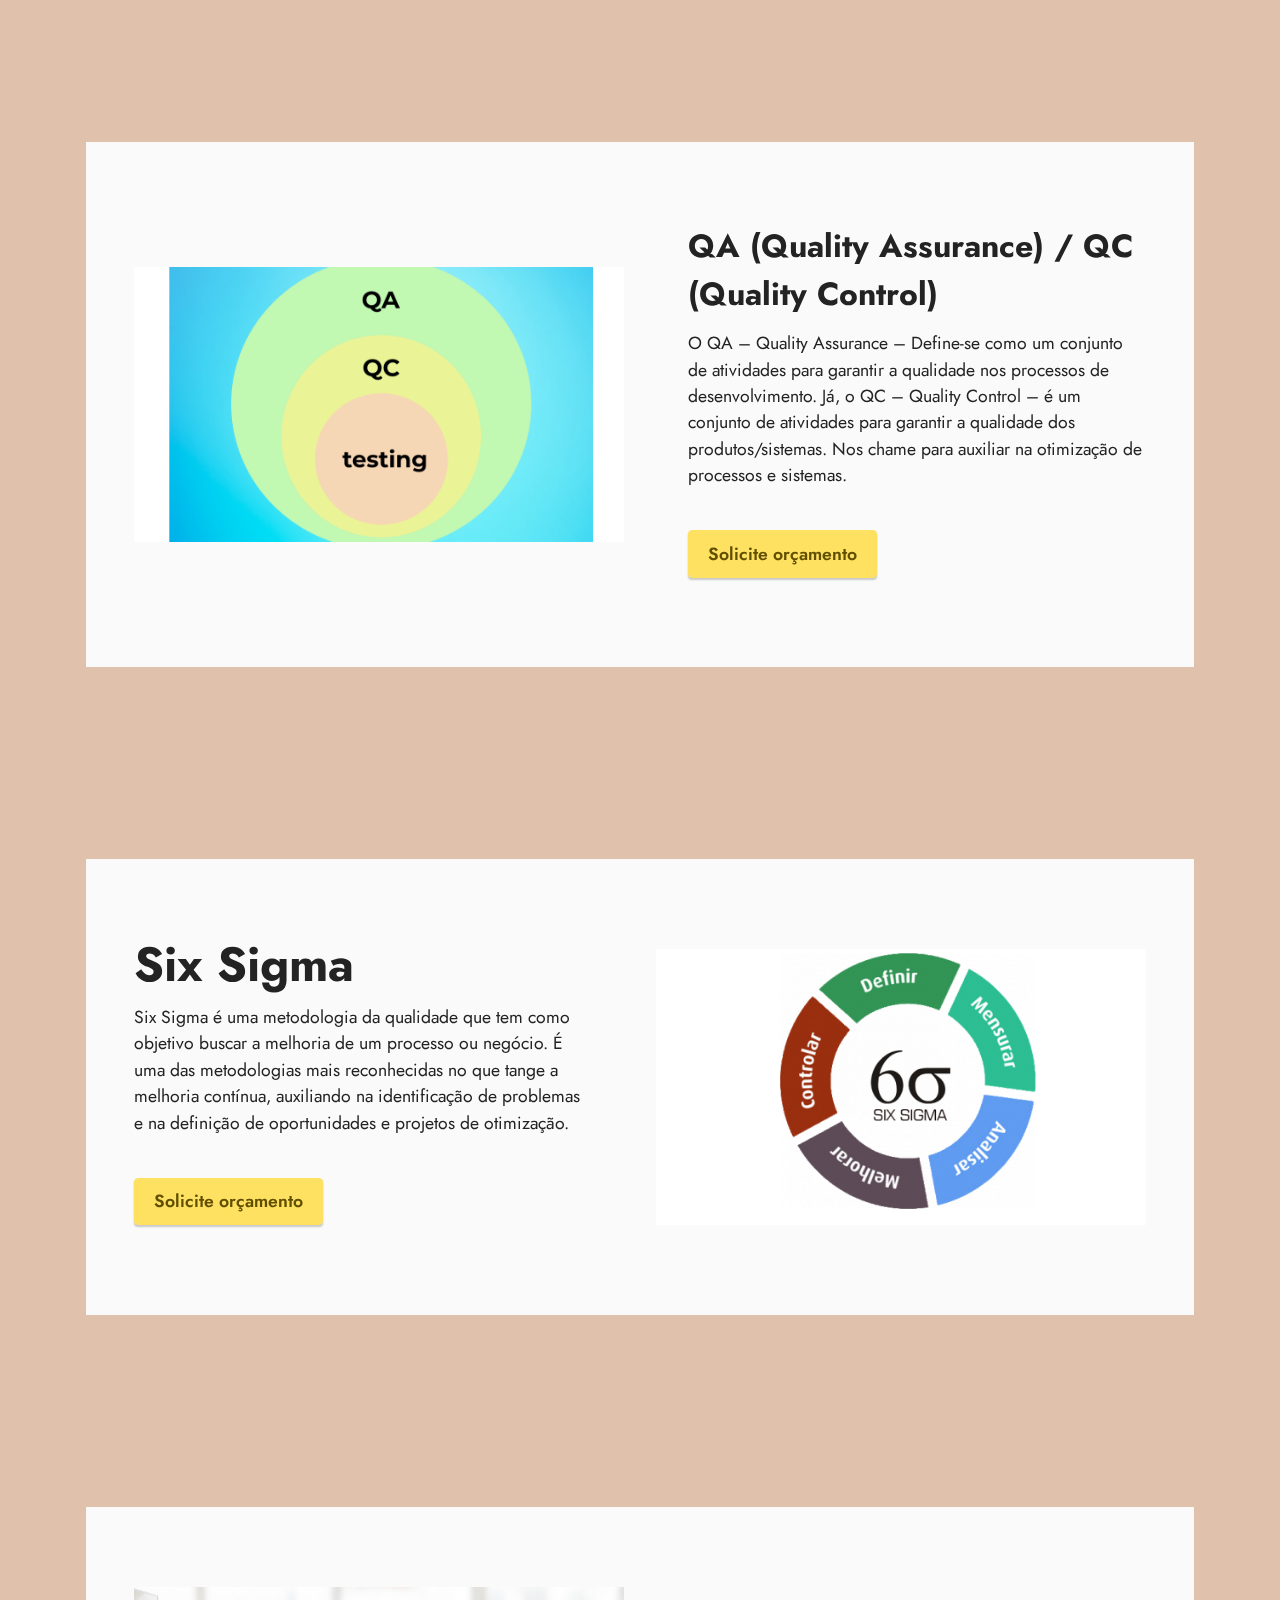
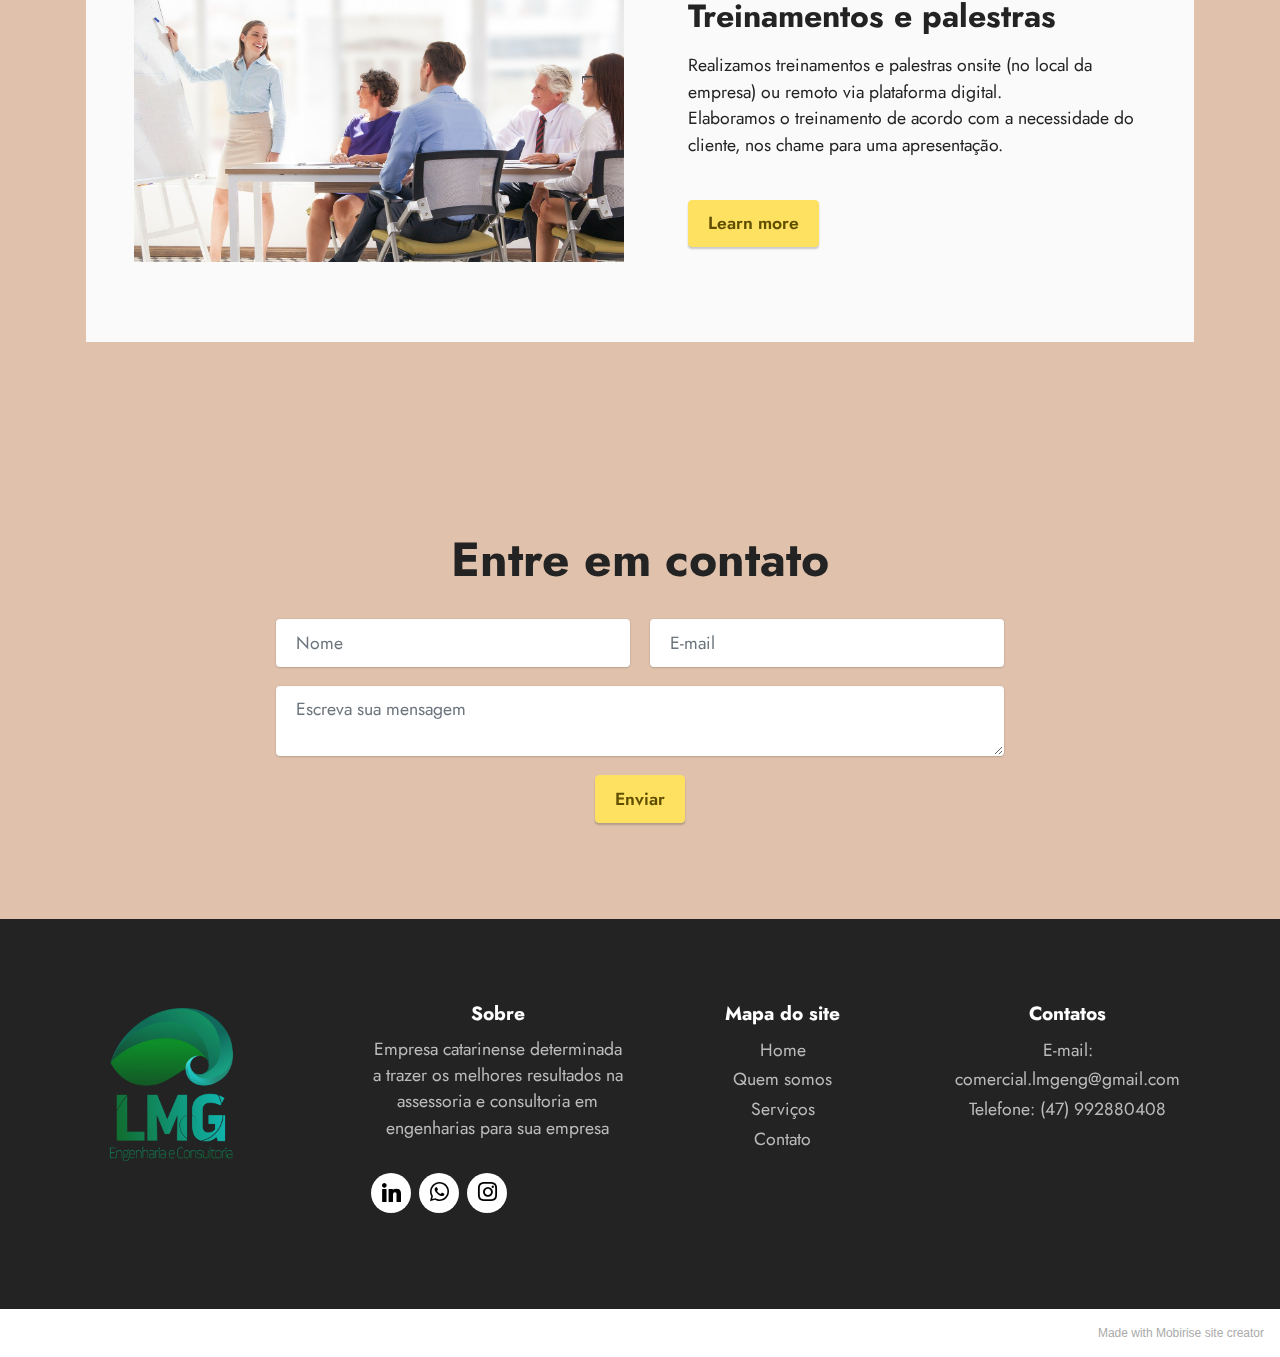
<file: page7.html>
<!DOCTYPE html>
<html  >
<head>
  <!-- Site made with Mobirise Website Builder v5.3.10, https://mobirise.com -->
  <meta charset="UTF-8">
  <meta http-equiv="X-UA-Compatible" content="IE=edge">
  <meta name="generator" content="Mobirise v5.3.10, mobirise.com">
  <meta name="viewport" content="width=device-width, initial-scale=1, minimum-scale=1">
  <link rel="shortcut icon" href="assets/images/verso-3.png" type="image/x-icon">
  <meta name="description" content="">
  
  
  <title>Engenharia da Qualidade</title>
  <link rel="stylesheet" href="assets/tether/tether.min.css">
  <link rel="stylesheet" href="assets/bootstrap/css/bootstrap.min.css">
  <link rel="stylesheet" href="assets/bootstrap/css/bootstrap-grid.min.css">
  <link rel="stylesheet" href="assets/bootstrap/css/bootstrap-reboot.min.css">
  <link rel="stylesheet" href="assets/dropdown/css/style.css">
  <link rel="stylesheet" href="assets/formstyler/jquery.formstyler.css">
  <link rel="stylesheet" href="assets/formstyler/jquery.formstyler.theme.css">
  <link rel="stylesheet" href="assets/datepicker/jquery.datetimepicker.min.css">
  <link rel="stylesheet" href="assets/socicon/css/styles.css">
  <link rel="stylesheet" href="assets/theme/css/style.css">
  <link rel="preload" href="https://fonts.googleapis.com/css?family=Jost:100,200,300,400,500,600,700,800,900,100i,200i,300i,400i,500i,600i,700i,800i,900i&display=swap" as="style" onload="this.onload=null;this.rel='stylesheet'">
  <noscript><link rel="stylesheet" href="https://fonts.googleapis.com/css?family=Jost:100,200,300,400,500,600,700,800,900,100i,200i,300i,400i,500i,600i,700i,800i,900i&display=swap"></noscript>
  <link rel="preload" as="style" href="assets/mobirise/css/mbr-additional.css"><link rel="stylesheet" href="assets/mobirise/css/mbr-additional.css" type="text/css">
  
  
  
  
</head>
<body>
  
  <section class="menu menu2 cid-sELVTJnrp9" once="menu" id="menu2-3o">
    
    <nav class="navbar navbar-dropdown navbar-fixed-top navbar-expand-lg">
        <div class="container-fluid">
            <div class="navbar-brand">
                <span class="navbar-logo">
                    <a href="lmgengenharia.site.html#header5-4h">
                        <img src="assets/images/verso-3.png" alt="Mobirise" style="height: 3rem;">
                    </a>
                </span>
                <span class="navbar-caption-wrap"><a class="navbar-caption text-black text-primary display-7" href="lmgengenharia.site.html#top">LMG Engenharia e Consultoria</a></span>
            </div>
            <button class="navbar-toggler" type="button" data-toggle="collapse" data-target="#navbarSupportedContent" aria-controls="navbarNavAltMarkup" aria-expanded="false" aria-label="Toggle navigation">
                <div class="hamburger">
                    <span></span>
                    <span></span>
                    <span></span>
                    <span></span>
                </div>
            </button>
            <div class="collapse navbar-collapse" id="navbarSupportedContent">
                <ul class="navbar-nav nav-dropdown" data-app-modern-menu="true"><li class="nav-item"><a class="nav-link link text-black text-primary display-4" href="page2.html#content4-v">Quem somos</a></li><li class="nav-item dropdown"><a class="nav-link link text-black text-primary dropdown-toggle display-4" href="#" data-toggle="dropdown-submenu" aria-expanded="false">Serviços</a><div class="dropdown-menu"><a class="text-black text-primary dropdown-item display-4" href="page5.html#content4-1z" aria-expanded="false">Serviços Ambientais</a><a class="text-black text-primary dropdown-item display-4" href="page6.html#content4-36" aria-expanded="false">Serviços em Segurança do Trabalho</a><a class="text-black text-primary dropdown-item display-4" href="page7.html#content4-3p" aria-expanded="false">Serviços em Qualidade</a></div></li>
                    
                    <li class="nav-item"><a class="nav-link link text-black text-primary display-4" href="page4.html#contacts3-1s">Contatos</a>
                    </li></ul>
                <div class="icons-menu">
                    <a class="iconfont-wrapper" href="https://wa.me/qr/V5V2O3VWIZVVA1" target="_blank">
                        <span class="p-2 mbr-iconfont socicon-whatsapp socicon"></span>
                    </a>
                    
                    
                    
                </div>
                <div class="navbar-buttons mbr-section-btn"><a class="btn btn-primary display-4" href="https://space.hotmart.com/pt-BR/lmgengenharia">Treinamentos online</a></div>
            </div>
        </div>
    </nav>
</section>

<section class="content4 cid-sELVTK8CYt mbr-parallax-background" id="content4-3p">
    
    <div class="mbr-overlay" style="opacity: 0.6; background-color: rgb(255, 255, 255);">
    </div>
    <div class="container-fluid">
        <div class="row justify-content-center">
            <div class="title col-md-12 col-lg-10">
                <h3 class="mbr-section-title mbr-fonts-style align-center mb-4 display-2">
                    <strong>Engenharia da Qualidade</strong></h3>
                <h4 class="mbr-section-subtitle align-center mbr-fonts-style mb-4 display-5">
                    Confira os serviços de qualidade que prestamos para sua empresa&nbsp;</h4>
                
            </div>
        </div>
    </div>
</section>

<section class="features15 cid-sELVTKQYuz" id="features16-3q">

    

    
    <div class="container">
        <div class="content-wrapper">
            <div class="row align-items-center">
                <div class="col-12 col-lg">
                    <div class="text-wrapper">
                        <h6 class="card-title mbr-fonts-style display-5"><strong>Assessoria em qualidade</strong></h6>
                        <p class="mbr-text mbr-fonts-style mb-4 display-4">
                            Prestamos assessoria na melhoria continua dos processos de sua empresa, diminuindo perdas e gastos e otimizando atividades e procedimentos.</p>
                        <div class="mbr-section-btn mt-3"><a class="btn btn-warning display-4" href="page4.html#contacts3-1s">Solicite orçamento</a></div>
                    </div>
                </div>
                <div class="col-12 col-lg-6">
                    <div class="image-wrapper">
                        <img src="assets/images/mbr-18.png" alt="Mobirise">
                    </div>
                </div>
            </div>
        </div>
    </div>
</section>

<section class="features16 cid-sELVTLHKtM" id="features17-3r">
    

    
    <div class="container">
        <div class="content-wrapper">
            <div class="row align-items-center">
                <div class="col-12 col-lg-6">
                    <div class="image-wrapper">
                        <img src="assets/images/mbr-17.png" alt="Mobirise">
                    </div>
                </div>
                <div class="col-12 col-lg">
                    <div class="text-wrapper">
                        <h6 class="card-title mbr-fonts-style display-5"><strong>Auditoria de qualidade</strong></h6>
                        <p class="mbr-text mbr-fonts-style mb-4 display-4">
                            Temos auditor experiente e certificado na ISO 9.001/2015 que pode auxiliar, na implementação ou manutenção dos certificados</p>
                        <div class="mbr-section-btn mt-3"><a class="btn btn-warning display-4" href="page4.html#contacts3-1s">Solicite orçamento</a></div>
                    </div>
                </div>
            </div>
        </div>
    </div>
</section>

<section class="features15 cid-sELVTMpe5O" id="features16-3s">

    

    
    <div class="container">
        <div class="content-wrapper">
            <div class="row align-items-center">
                <div class="col-12 col-lg">
                    <div class="text-wrapper">
                        <h6 class="card-title mbr-fonts-style display-5"><strong>Elaboração de programas e planos da qualidade</strong></h6>
                        <p class="mbr-text mbr-fonts-style mb-4 display-4">
                            Elaboração de procedimentos operacionais, programas, e planos de qualidade das atividades de sua empresa.</p>
                        <div class="mbr-section-btn mt-3"><a class="btn btn-warning display-4" href="page4.html#contacts3-1s">Solicite orçamento</a></div>
                    </div>
                </div>
                <div class="col-12 col-lg-6">
                    <div class="image-wrapper">
                        <img src="assets/images/mbr-23.jpeg" alt="Mobirise">
                    </div>
                </div>
            </div>
        </div>
    </div>
</section>

<section class="features16 cid-sELVTN7jra" id="features17-3t">
    

    
    <div class="container">
        <div class="content-wrapper">
            <div class="row align-items-center">
                <div class="col-12 col-lg-6">
                    <div class="image-wrapper">
                        <img src="assets/images/mbr-22.png" alt="Mobirise">
                    </div>
                </div>
                <div class="col-12 col-lg">
                    <div class="text-wrapper">
                        <h6 class="card-title mbr-fonts-style display-5"><strong>Ferramentas da qualidade</strong></h6>
                        <p class="mbr-text mbr-fonts-style mb-4 display-4">
                            Prestamos assessoria na execução das melhores ferramentas de qualidade para a melhoria de seus processos.&nbsp;</p>
                        <div class="mbr-section-btn mt-3"><a class="btn btn-warning display-4" href="page4.html#contacts3-1s">Solicite orçamento</a></div>
                    </div>
                </div>
            </div>
        </div>
    </div>
</section>

<section class="features15 cid-sELVTNNBFf" id="features16-3u">

    

    
    <div class="container">
        <div class="content-wrapper">
            <div class="row align-items-center">
                <div class="col-12 col-lg">
                    <div class="text-wrapper">
                        <h6 class="card-title mbr-fonts-style display-5"><strong>Gestão da qualidade</strong></h6>
                        <p class="mbr-text mbr-fonts-style mb-4 display-4">
                            Gestão da qualidade é a soma de processos, técnicas e estratégias com o objetivo de assegurar que produtos e serviços sejam entregues conforme as expectativas do cliente, ou seja obtendo a satisfação do cliente.</p>
                        <div class="mbr-section-btn mt-3"><a class="btn btn-warning display-4" href="page4.html#contacts3-1s">Solicite orçamento</a></div>
                    </div>
                </div>
                <div class="col-12 col-lg-6">
                    <div class="image-wrapper">
                        <img src="assets/images/mbr-21.png" alt="Mobirise">
                    </div>
                </div>
            </div>
        </div>
    </div>
</section>

<section class="features16 cid-sELVTOybIs" id="features17-3v">
    

    
    <div class="container">
        <div class="content-wrapper">
            <div class="row align-items-center">
                <div class="col-12 col-lg-6">
                    <div class="image-wrapper">
                        <img src="assets/images/mbr-24.jpeg" alt="Mobirise">
                    </div>
                </div>
                <div class="col-12 col-lg">
                    <div class="text-wrapper">
                        <h6 class="card-title mbr-fonts-style display-5"><strong>Lean Manufacturing</strong></h6>
                        <p class="mbr-text mbr-fonts-style mb-4 display-4">
                            Lean Manufacturing é sistema de gestão que busca aumentar a eficiência e a produtividade reduzindo erros e redundâncias na produção industrial. A metodologia Lean descreve 7 macro, áreas que serão foco de um processo de redução de desperdícios na cadeia de produção industrial. São elas: Transporte, inventario, movimentação, espera, produção excessiva, processamento excessivo e defeitos</p>
                        <div class="mbr-section-btn mt-3"><a class="btn btn-warning display-4" href="page4.html#contacts3-1s">Solicite orçamento</a></div>
                    </div>
                </div>
            </div>
        </div>
    </div>
</section>

<section class="features15 cid-sELVTQWm1Y" id="features16-3y">

    

    
    <div class="container">
        <div class="content-wrapper">
            <div class="row align-items-center">
                <div class="col-12 col-lg">
                    <div class="text-wrapper">
                        <h6 class="card-title mbr-fonts-style display-5">
                            <strong>Programa 5S</strong></h6>
                        <p class="mbr-text mbr-fonts-style mb-4 display-4">
                            O Programa 5S, também conhecido como os cinco sensos, é uma metodologia que visa a qualidade total de uma gestão, sendo assim muito benéfico para as empresas.</p>
                        <div class="mbr-section-btn mt-3"><a class="btn btn-warning display-4" href="page4.html#contacts3-1s">Solicite orçamento</a></div>
                    </div>
                </div>
                <div class="col-12 col-lg-6">
                    <div class="image-wrapper">
                        <img src="assets/images/1-dc5zrkg0t8iw-ej1azq-ha.png" alt="Mobirise">
                    </div>
                </div>
            </div>
        </div>
    </div>
</section>

<section class="features16 cid-sELVTRE0qa" id="features17-3z">
    

    
    <div class="container">
        <div class="content-wrapper">
            <div class="row align-items-center">
                <div class="col-12 col-lg-6">
                    <div class="image-wrapper">
                        <img src="assets/images/qa.png" alt="Mobirise">
                    </div>
                </div>
                <div class="col-12 col-lg">
                    <div class="text-wrapper">
                        <h6 class="card-title mbr-fonts-style display-5">
                            <strong>QA (Quality Assurance) / QC (Quality Control)</strong></h6>
                        <p class="mbr-text mbr-fonts-style mb-4 display-4">
                            O QA – Quality Assurance – Define-se como um conjunto de atividades para garantir a qualidade nos processos de desenvolvimento. Já, o QC – Quality Control – é um conjunto de atividades para garantir a qualidade dos produtos/sistemas. Nos chame para auxiliar na otimização de processos e sistemas.</p>
                        <div class="mbr-section-btn mt-3"><a class="btn btn-warning display-4" href="page4.html#contacts3-1s">Solicite orçamento</a></div>
                    </div>
                </div>
            </div>
        </div>
    </div>
</section>

<section class="features15 cid-sELVTSnsoi" id="features16-40">

    

    
    <div class="container">
        <div class="content-wrapper">
            <div class="row align-items-center">
                <div class="col-12 col-lg">
                    <div class="text-wrapper">
                        <h6 class="card-title mbr-fonts-style display-2">
                            <strong>Six Sigma</strong></h6>
                        <p class="mbr-text mbr-fonts-style mb-4 display-4">
                            Six Sigma é uma metodologia da qualidade que tem como objetivo buscar a melhoria de um processo ou negócio. É uma das metodologias mais reconhecidas no que tange a melhoria contínua, auxiliando na identificação de problemas e na definição de oportunidades e projetos de otimização.</p>
                        <div class="mbr-section-btn mt-3"><a class="btn btn-warning display-4" href="page4.html#contacts3-1s">Solicite orçamento</a></div>
                    </div>
                </div>
                <div class="col-12 col-lg-6">
                    <div class="image-wrapper">
                        <img src="assets/images/6s.png" alt="Mobirise">
                    </div>
                </div>
            </div>
        </div>
    </div>
</section>

<section class="features16 cid-sERU5W7KsK" id="features17-4a">
    

    
    <div class="container">
        <div class="content-wrapper">
            <div class="row align-items-center">
                <div class="col-12 col-lg-6">
                    <div class="image-wrapper">
                        <img src="assets/images/mbr-25.jpeg" alt="Mobirise">
                    </div>
                </div>
                <div class="col-12 col-lg">
                    <div class="text-wrapper">
                        <h6 class="card-title mbr-fonts-style display-5">
                            <strong>Treinamentos e palestras</strong></h6>
                        <p class="mbr-text mbr-fonts-style mb-4 display-4">Realizamos treinamentos e palestras onsite (no local da empresa) ou remoto via plataforma digital.
<br>Elaboramos o treinamento de acordo com a necessidade do cliente, nos chame para uma apresentação.</p>
                        <div class="mbr-section-btn mt-3"><a class="btn btn-warning display-4" href="page4.html#contacts3-1s">
                                Learn more
                            </a></div>
                    </div>
                </div>
            </div>
        </div>
    </div>
</section>

<section class="form5 cid-sERPpoLLzr" id="form5-49">
    
    
    <div class="container">
        <div class="mbr-section-head">
            <h3 class="mbr-section-title mbr-fonts-style align-center mb-0 display-2">
                <strong>Entre em contato</strong></h3>
            
        </div>
        <div class="row justify-content-center mt-4">
            <div class="col-lg-8 mx-auto mbr-form" data-form-type="formoid">
                <form action="https://mobirise.eu/" method="POST" class="mbr-form form-with-styler" data-form-title="Form Name"><input type="hidden" name="email" data-form-email="true" value="tIVLQJ2byKPfCzlgU0wNWxY1h5NRIUaavky9llHISyvNiZQtacClMRQKHKMJ0C12r7vI5zGxGcVP9kYg4GMfXF2r3vn+98rgHQH3Qig8QVzxZ8IJ9hnhswbCI1J4jguQ">
                    <div class="row">
                        <div hidden="hidden" data-form-alert="" class="alert alert-success col-12">Obrigado pelo envio, em breve retornaremos!</div>
                        <div hidden="hidden" data-form-alert-danger="" class="alert alert-danger col-12">Oops...! some
                            problem!</div>
                    </div>
                    <div class="dragArea row">
                        <div class="col-md col-sm-12 form-group" data-for="name">
                            <input type="text" name="name" placeholder="Nome" data-form-field="name" class="form-control" value="" id="name-form5-49">
                        </div>
                        <div class="col-md col-sm-12 form-group" data-for="email">
                            <input type="email" name="email" placeholder="E-mail" data-form-field="email" class="form-control" value="" id="email-form5-49">
                        </div>
                        
                        <div class="col-12 form-group" data-for="textarea">
                            <textarea name="textarea" placeholder="Escreva sua mensagem" data-form-field="textarea" class="form-control" id="textarea-form5-49"></textarea>
                        </div>
                        <div class="col-lg-12 col-md-12 col-sm-12 align-center mbr-section-btn"><button type="submit" class="btn btn-warning display-4">Enviar</button></div>
                    </div>
                </form>
            </div>
        </div>
    </div>
</section>

<section class="footer4 cid-sELVTXG9Au" once="footers" id="footer4-46">

    
    
    <div class="container">
        <div class="row mbr-white">
            <div class="col-6 col-lg-3">
                <div class="media-wrap col-md-8 col-12">
                    <a href="https://mobiri.se/">
                        <img src="assets/images/verso-1.png" alt="Mobirise">
                    </a>
                </div>
            </div>
            <div class="col-12 col-md-6 col-lg-3">
                <h5 class="mbr-section-subtitle mbr-fonts-style mb-2 display-7">
                    <strong>Sobre</strong></h5>
                <p class="mbr-text mbr-fonts-style mb-4 display-4">
                    Empresa catarinense determinada a trazer os melhores resultados na assessoria e consultoria em engenharias para sua empresa</p>
                <h5 class="mbr-section-subtitle mbr-fonts-style mb-3 display-7"></h5>
                <div class="social-row display-7">
                    <div class="soc-item">
                        
                            <span class="mbr-iconfont socicon-linkedin socicon"></span>
                        
                    </div>
                    <div class="soc-item">
                        <a href="https://wa.me/qr/V5V2O3VWIZVVA1" target="_blank">
                            <span class="mbr-iconfont socicon-whatsapp socicon"></span>
                        </a>
                    </div>
                    <div class="soc-item">
                        <a href="https://instagram.com/lmg_eng" target="_blank">
                            <span class="mbr-iconfont socicon-instagram socicon"></span>
                        </a>
                    </div>
                    
                </div>
            </div>
            <div class="col-12 col-md-6 col-lg-3">
                <h5 class="mbr-section-subtitle mbr-fonts-style mb-2 display-7"><strong>Mapa do site</strong></h5>
                <ul class="list mbr-fonts-style display-4">
                    <li class="mbr-text item-wrap"><span style="font-size: 1.1rem;">Home</span></li><li class="mbr-text item-wrap">Quem somos</li>
                    <li class="mbr-text item-wrap">Serviços</li>
                    <li class="mbr-text item-wrap">Contato</li>
                </ul>
            </div>
            <div class="col-12 col-md-6 col-lg-3">
                <h5 class="mbr-section-subtitle mbr-fonts-style mb-2 display-7">
                    <strong>Contatos</strong></h5>
                <ul class="list mbr-fonts-style display-4">
                    <li class="mbr-text item-wrap">E-mail: comercial.lmgeng@gmail.com</li>
                    <li class="mbr-text item-wrap">Telefone: (47) 992880408</li>
                    <li class="mbr-text item-wrap"><br></li>
                </ul>
            </div>
            
        </div>
    </div>
</section><section style="background-color: #fff; font-family: -apple-system, BlinkMacSystemFont, 'Segoe UI', 'Roboto', 'Helvetica Neue', Arial, sans-serif; color:#aaa; font-size:12px; padding: 0; align-items: center; display: flex;"><a href="https://mobirise.site/k" style="flex: 1 1; height: 3rem; padding-left: 1rem;"></a><p style="flex: 0 0 auto; margin:0; padding-right:1rem;">Made with Mobirise <a href="https://mobirise.site/j" style="color:#aaa;">site</a> creator</p></section><script src="assets/web/assets/jquery/jquery.min.js"></script>  <script src="assets/popper/popper.min.js"></script>  <script src="assets/tether/tether.min.js"></script>  <script src="assets/bootstrap/js/bootstrap.min.js"></script>  <script src="assets/smoothscroll/smooth-scroll.js"></script>  <script src="assets/dropdown/js/nav-dropdown.js"></script>  <script src="assets/dropdown/js/navbar-dropdown.js"></script>  <script src="assets/touchswipe/jquery.touch-swipe.min.js"></script>  <script src="assets/parallax/jarallax.min.js"></script>  <script src="assets/formstyler/jquery.formstyler.js"></script>  <script src="assets/formstyler/jquery.formstyler.min.js"></script>  <script src="assets/datepicker/jquery.datetimepicker.full.js"></script>  <script src="assets/theme/js/script.js"></script>  <script src="assets/formoid/formoid.min.js"></script>  
  
  
</body>
</html>
</file>
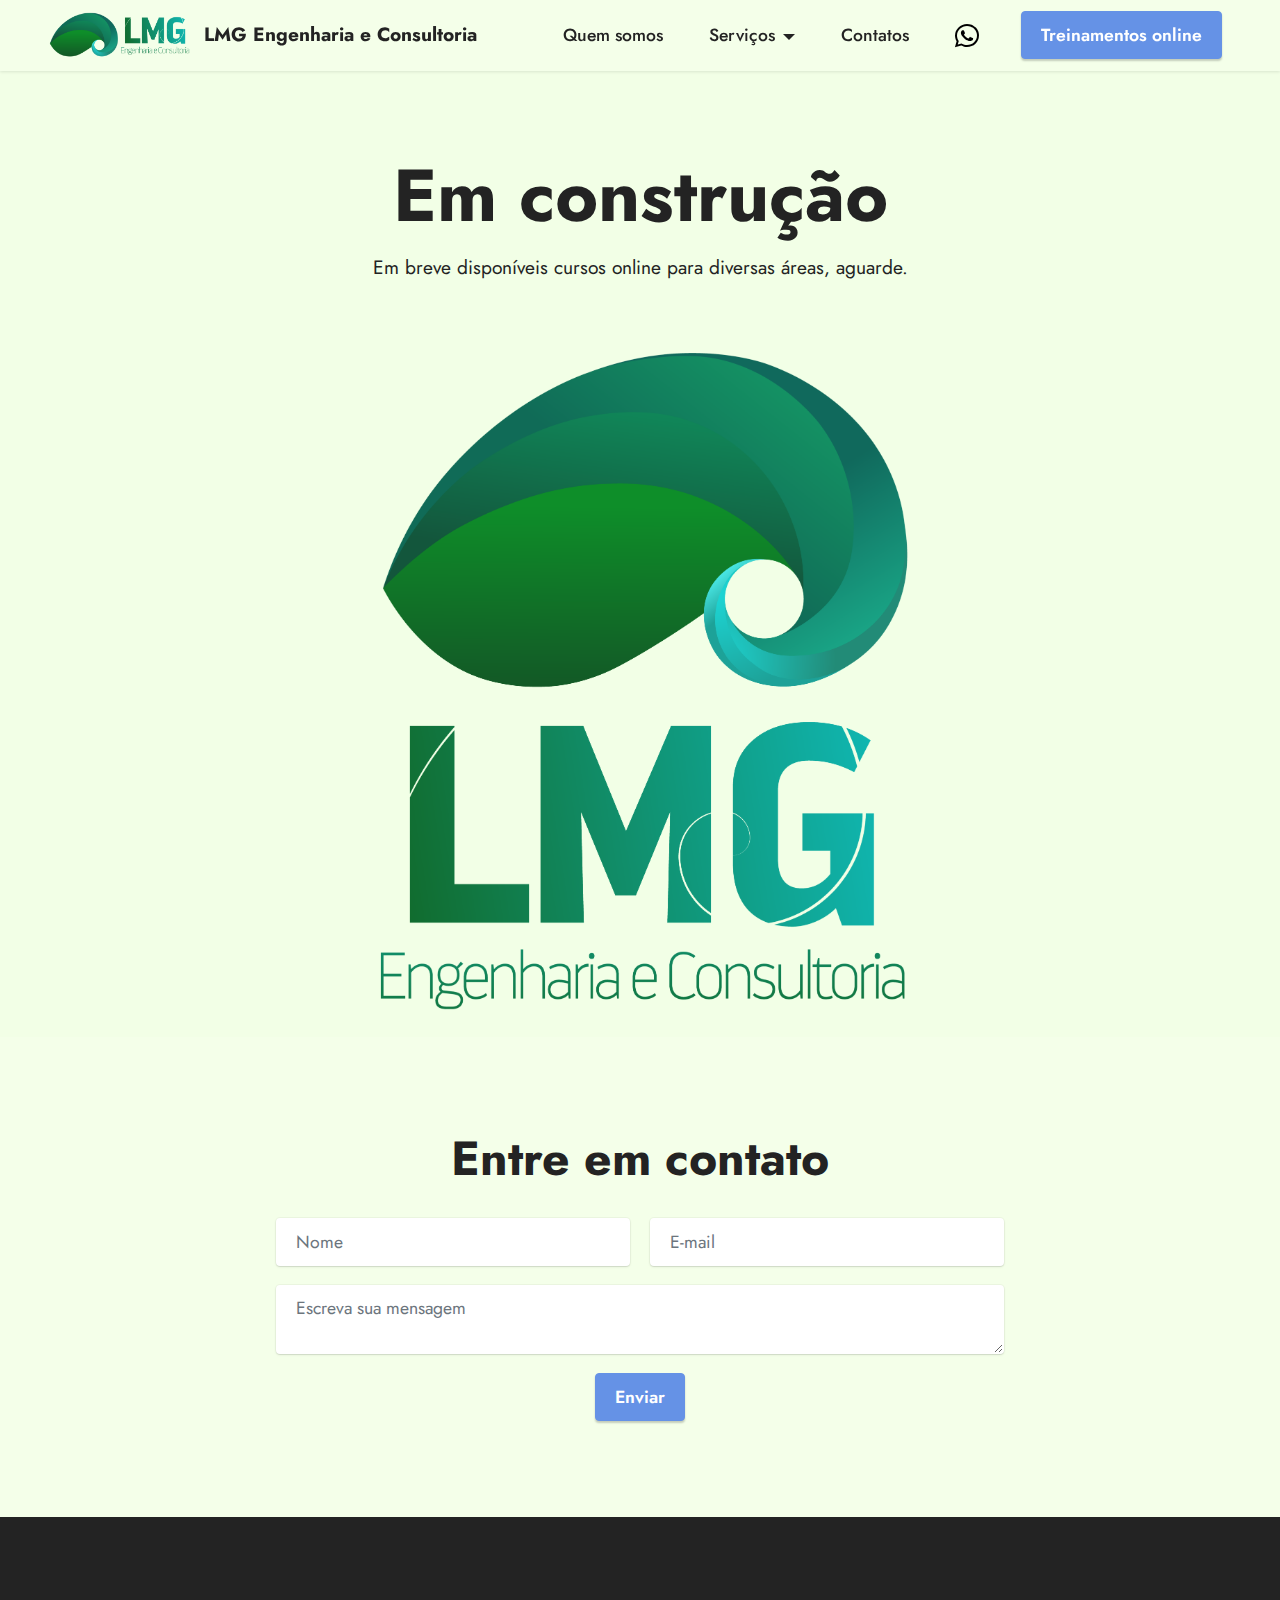
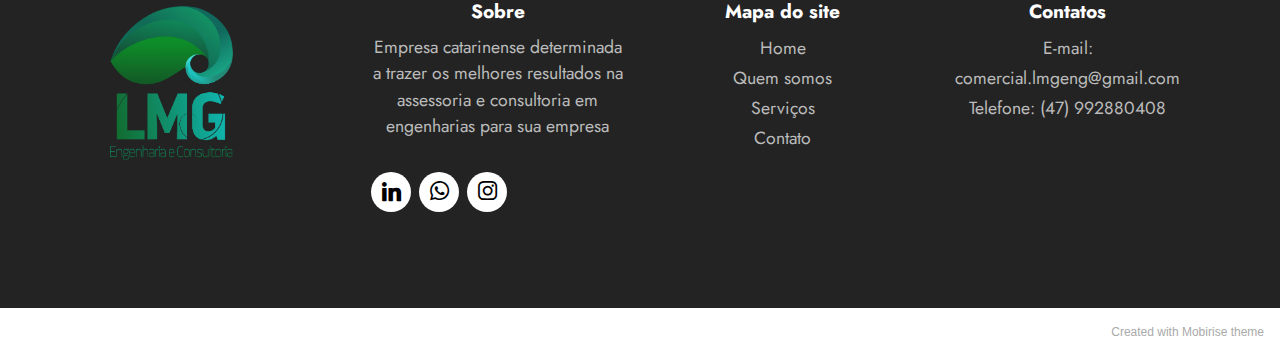
<file: page8.html>
<!DOCTYPE html>
<html  >
<head>
  <!-- Site made with Mobirise Website Builder v5.3.10, https://mobirise.com -->
  <meta charset="UTF-8">
  <meta http-equiv="X-UA-Compatible" content="IE=edge">
  <meta name="generator" content="Mobirise v5.3.10, mobirise.com">
  <meta name="viewport" content="width=device-width, initial-scale=1, minimum-scale=1">
  <link rel="shortcut icon" href="assets/images/verso-3.png" type="image/x-icon">
  <meta name="description" content="">
  
  
  <title>Treinamentos</title>
  <link rel="stylesheet" href="assets/tether/tether.min.css">
  <link rel="stylesheet" href="assets/bootstrap/css/bootstrap.min.css">
  <link rel="stylesheet" href="assets/bootstrap/css/bootstrap-grid.min.css">
  <link rel="stylesheet" href="assets/bootstrap/css/bootstrap-reboot.min.css">
  <link rel="stylesheet" href="assets/dropdown/css/style.css">
  <link rel="stylesheet" href="assets/formstyler/jquery.formstyler.css">
  <link rel="stylesheet" href="assets/formstyler/jquery.formstyler.theme.css">
  <link rel="stylesheet" href="assets/datepicker/jquery.datetimepicker.min.css">
  <link rel="stylesheet" href="assets/socicon/css/styles.css">
  <link rel="stylesheet" href="assets/theme/css/style.css">
  <link rel="preload" href="https://fonts.googleapis.com/css?family=Jost:100,200,300,400,500,600,700,800,900,100i,200i,300i,400i,500i,600i,700i,800i,900i&display=swap" as="style" onload="this.onload=null;this.rel='stylesheet'">
  <noscript><link rel="stylesheet" href="https://fonts.googleapis.com/css?family=Jost:100,200,300,400,500,600,700,800,900,100i,200i,300i,400i,500i,600i,700i,800i,900i&display=swap"></noscript>
  <link rel="preload" as="style" href="assets/mobirise/css/mbr-additional.css"><link rel="stylesheet" href="assets/mobirise/css/mbr-additional.css" type="text/css">
  
  
  
  
</head>
<body>
  
  <section class="menu menu2 cid-sEWS338OkQ" once="menu" id="menu2-53">
    
    <nav class="navbar navbar-dropdown navbar-fixed-top navbar-expand-lg">
        <div class="container-fluid">
            <div class="navbar-brand">
                <span class="navbar-logo">
                    <a href="lmgengenharia.site.html#header5-4h">
                        <img src="assets/images/verso-3.png" alt="Mobirise" style="height: 3rem;">
                    </a>
                </span>
                <span class="navbar-caption-wrap"><a class="navbar-caption text-black text-primary display-7" href="lmgengenharia.site.html#top">LMG Engenharia e Consultoria</a></span>
            </div>
            <button class="navbar-toggler" type="button" data-toggle="collapse" data-target="#navbarSupportedContent" aria-controls="navbarNavAltMarkup" aria-expanded="false" aria-label="Toggle navigation">
                <div class="hamburger">
                    <span></span>
                    <span></span>
                    <span></span>
                    <span></span>
                </div>
            </button>
            <div class="collapse navbar-collapse" id="navbarSupportedContent">
                <ul class="navbar-nav nav-dropdown" data-app-modern-menu="true"><li class="nav-item"><a class="nav-link link text-black text-primary display-4" href="page2.html#content4-v">Quem somos</a></li><li class="nav-item dropdown"><a class="nav-link link text-black text-primary dropdown-toggle display-4" href="#" data-toggle="dropdown-submenu" aria-expanded="false">Serviços</a><div class="dropdown-menu"><a class="text-black text-primary dropdown-item display-4" href="page5.html#content4-1z" aria-expanded="false">Serviços Ambientais</a><a class="text-black text-primary dropdown-item display-4" href="page6.html#content4-36" aria-expanded="false">Serviços em Segurança do Trabalho</a><a class="text-black text-primary dropdown-item display-4" href="page7.html#content4-3p" aria-expanded="false">Serviços em Qualidade</a></div></li>
                    
                    <li class="nav-item"><a class="nav-link link text-black text-primary display-4" href="page4.html#contacts3-1s">Contatos</a>
                    </li></ul>
                <div class="icons-menu">
                    <a class="iconfont-wrapper" href="https://wa.me/qr/V5V2O3VWIZVVA1" target="_blank">
                        <span class="p-2 mbr-iconfont socicon-whatsapp socicon"></span>
                    </a>
                    
                    
                    
                </div>
                <div class="navbar-buttons mbr-section-btn"><a class="btn btn-primary display-4" href="https://space.hotmart.com/pt-BR/lmgengenharia">Treinamentos online</a></div>
            </div>
        </div>
    </nav>
</section>

<section class="header10 cid-sEWSiMyZfV" id="header10-59">

    

    

    <div class="align-center container-fluid">
        <div class="row justify-content-center">
            <div class="col-md-12 col-lg-9">
                <h1 class="mbr-section-title mbr-fonts-style mb-3 display-1"><strong>Em construção</strong></h1>
                <p class="mbr-text mbr-fonts-style display-7">Em breve disponíveis cursos online para diversas áreas, aguarde.</p>
                
                <div class="image-wrap mt-4">
                    <img src="assets/images/verso-1.png" alt="Mobirise" title="">
                </div>
            </div>
        </div>
    </div>
</section>

<section class="form5 cid-sEWS36jdqc" id="form5-57">
    
    
    <div class="container">
        <div class="mbr-section-head">
            <h3 class="mbr-section-title mbr-fonts-style align-center mb-0 display-2">
                <strong>Entre em contato</strong></h3>
            
        </div>
        <div class="row justify-content-center mt-4">
            <div class="col-lg-8 mx-auto mbr-form" data-form-type="formoid">
                <form action="https://mobirise.eu/" method="POST" class="mbr-form form-with-styler" data-form-title="Form Name"><input type="hidden" name="email" data-form-email="true" value="sTJvE54aFlLu2jT1Ynm1CZP7wHvlGpQFKloCMAcAfVFDxdbzTKt3dj53TYqfeMeH7sv8lPJyCpT3nVg/bj/0O2ckSNNtU7SENZBVv94/qtgbGcNpKhsADdyRva+suLZW">
                    <div class="row">
                        <div hidden="hidden" data-form-alert="" class="alert alert-success col-12">Em breve retornaremos, obrigado!</div>
                        <div hidden="hidden" data-form-alert-danger="" class="alert alert-danger col-12">Oops...! some
                            problem!</div>
                    </div>
                    <div class="dragArea row">
                        <div class="col-md col-sm-12 form-group" data-for="name">
                            <input type="text" name="name" placeholder="Nome" data-form-field="name" class="form-control" value="" id="name-form5-57">
                        </div>
                        <div class="col-md col-sm-12 form-group" data-for="email">
                            <input type="email" name="email" placeholder="E-mail" data-form-field="email" class="form-control" value="" id="email-form5-57">
                        </div>
                        
                        <div class="col-12 form-group" data-for="textarea">
                            <textarea name="textarea" placeholder="Escreva sua mensagem" data-form-field="textarea" class="form-control" id="textarea-form5-57"></textarea>
                        </div>
                        <div class="col-lg-12 col-md-12 col-sm-12 align-center mbr-section-btn"><button type="submit" class="btn btn-primary display-4">Enviar</button></div>
                    </div>
                </form>
            </div>
        </div>
    </div>
</section>

<section class="footer4 cid-sEWS36NYAk" once="footers" id="footer4-58">

    
    
    <div class="container">
        <div class="row mbr-white">
            <div class="col-6 col-lg-3">
                <div class="media-wrap col-md-8 col-12">
                    <a href="https://mobiri.se/">
                        <img src="assets/images/verso-1.png" alt="Mobirise">
                    </a>
                </div>
            </div>
            <div class="col-12 col-md-6 col-lg-3">
                <h5 class="mbr-section-subtitle mbr-fonts-style mb-2 display-7">
                    <strong>Sobre</strong></h5>
                <p class="mbr-text mbr-fonts-style mb-4 display-4">
                    Empresa catarinense determinada a trazer os melhores resultados na assessoria e consultoria em engenharias para sua empresa</p>
                <h5 class="mbr-section-subtitle mbr-fonts-style mb-3 display-7"></h5>
                <div class="social-row display-7">
                    <div class="soc-item">
                        
                            <span class="mbr-iconfont socicon-linkedin socicon"></span>
                        
                    </div>
                    <div class="soc-item">
                        <a href="https://wa.me/qr/V5V2O3VWIZVVA1" target="_blank">
                            <span class="mbr-iconfont socicon-whatsapp socicon"></span>
                        </a>
                    </div>
                    <div class="soc-item">
                        <a href="https://instagram.com/lmg_eng" target="_blank">
                            <span class="mbr-iconfont socicon-instagram socicon"></span>
                        </a>
                    </div>
                    
                </div>
            </div>
            <div class="col-12 col-md-6 col-lg-3">
                <h5 class="mbr-section-subtitle mbr-fonts-style mb-2 display-7"><strong>Mapa do site</strong></h5>
                <ul class="list mbr-fonts-style display-4">
                    <li class="mbr-text item-wrap"><span style="font-size: 1.1rem;">Home</span></li><li class="mbr-text item-wrap">Quem somos</li>
                    <li class="mbr-text item-wrap">Serviços</li>
                    <li class="mbr-text item-wrap">Contato</li>
                </ul>
            </div>
            <div class="col-12 col-md-6 col-lg-3">
                <h5 class="mbr-section-subtitle mbr-fonts-style mb-2 display-7">
                    <strong>Contatos</strong></h5>
                <ul class="list mbr-fonts-style display-4">
                    <li class="mbr-text item-wrap">E-mail: comercial.lmgeng@gmail.com</li>
                    <li class="mbr-text item-wrap">Telefone: (47) 992880408</li>
                    <li class="mbr-text item-wrap"><br></li>
                </ul>
            </div>
            
        </div>
    </div>
</section><section style="background-color: #fff; font-family: -apple-system, BlinkMacSystemFont, 'Segoe UI', 'Roboto', 'Helvetica Neue', Arial, sans-serif; color:#aaa; font-size:12px; padding: 0; align-items: center; display: flex;"><a href="https://mobirise.site/c" style="flex: 1 1; height: 3rem; padding-left: 1rem;"></a><p style="flex: 0 0 auto; margin:0; padding-right:1rem;">Created with <a href="https://mobirise.site/b" style="color:#aaa;">Mobirise</a> theme</p></section><script src="assets/web/assets/jquery/jquery.min.js"></script>  <script src="assets/popper/popper.min.js"></script>  <script src="assets/tether/tether.min.js"></script>  <script src="assets/bootstrap/js/bootstrap.min.js"></script>  <script src="assets/smoothscroll/smooth-scroll.js"></script>  <script src="assets/dropdown/js/nav-dropdown.js"></script>  <script src="assets/dropdown/js/navbar-dropdown.js"></script>  <script src="assets/touchswipe/jquery.touch-swipe.min.js"></script>  <script src="assets/formstyler/jquery.formstyler.js"></script>  <script src="assets/formstyler/jquery.formstyler.min.js"></script>  <script src="assets/datepicker/jquery.datetimepicker.full.js"></script>  <script src="assets/theme/js/script.js"></script>  <script src="assets/formoid/formoid.min.js"></script>  
  
  
</body>
</html>
</file>
<file: assets/dropdown/css/style.css>
.navbar-dropdown {
  left: 0;
  padding: 0;
  position: absolute;
  right: 0;
  top: 0;
  transition: all 0.45s ease;
  z-index: 1030;
  background: #282828; }
  .navbar-dropdown .navbar-logo {
    margin-right: 0.8rem;
    transition: margin 0.3s ease-in-out;
    vertical-align: middle; }
    .navbar-dropdown .navbar-logo img {
      height: 3.125rem;
      transition: all 0.3s ease-in-out; }
    .navbar-dropdown .navbar-logo.mbr-iconfont {
      font-size: 3.125rem;
      line-height: 3.125rem; }
  .navbar-dropdown .navbar-caption {
    font-weight: 700;
    white-space: normal;
    vertical-align: -4px;
    line-height: 3.125rem !important; }
    .navbar-dropdown .navbar-caption, .navbar-dropdown .navbar-caption:hover {
      color: inherit;
      text-decoration: none; }
  .navbar-dropdown .mbr-iconfont + .navbar-caption {
    vertical-align: -1px; }
  .navbar-dropdown.navbar-fixed-top {
    position: fixed; }
  .navbar-dropdown .navbar-brand span {
    vertical-align: -4px; }
  .navbar-dropdown.bg-color.transparent {
    background: none; }
  .navbar-dropdown.navbar-short .navbar-brand {
    padding: 0.625rem 0; }
    .navbar-dropdown.navbar-short .navbar-brand span {
      vertical-align: -1px; }
  .navbar-dropdown.navbar-short .navbar-caption {
    line-height: 2.375rem !important;
    vertical-align: -2px; }
  .navbar-dropdown.navbar-short .navbar-logo {
    margin-right: 0.5rem; }
    .navbar-dropdown.navbar-short .navbar-logo img {
      height: 2.375rem; }
    .navbar-dropdown.navbar-short .navbar-logo.mbr-iconfont {
      font-size: 2.375rem;
      line-height: 2.375rem; }
  .navbar-dropdown.navbar-short .mbr-table-cell {
    height: 3.625rem; }
  .navbar-dropdown .navbar-close {
    left: 0.6875rem;
    position: fixed;
    top: 0.75rem;
    z-index: 1000; }
  .navbar-dropdown .hamburger-icon {
    content: "";
    display: inline-block;
    vertical-align: middle;
    width: 16px;
    -webkit-box-shadow: 0 -6px 0 1px #282828,0 0 0 1px #282828,0 6px 0 1px #282828;
    -moz-box-shadow: 0 -6px 0 1px #282828,0 0 0 1px #282828,0 6px 0 1px #282828;
    box-shadow: 0 -6px 0 1px #282828,0 0 0 1px #282828,0 6px 0 1px #282828; }

.dropdown-menu .dropdown-toggle[data-toggle="dropdown-submenu"]::after {
  border-bottom: 0.35em solid transparent;
  border-left: 0.35em solid;
  border-right: 0;
  border-top: 0.35em solid transparent;
  margin-left: 0.3rem; }

.dropdown-menu .dropdown-item:focus {
  outline: 0; }

.nav-dropdown {
  font-size: 0.75rem;
  font-weight: 500;
  height: auto !important; }
  .nav-dropdown .nav-btn {
    padding-left: 1rem; }
  .nav-dropdown .link {
    margin: .667em 1.667em;
    font-weight: 500;
    padding: 0;
    transition: color .2s ease-in-out; }
    .nav-dropdown .link.dropdown-toggle {
      margin-right: 2.583em; }
      .nav-dropdown .link.dropdown-toggle::after {
        margin-left: .25rem;
        border-top: 0.35em solid;
        border-right: 0.35em solid transparent;
        border-left: 0.35em solid transparent;
        border-bottom: 0; }
      .nav-dropdown .link.dropdown-toggle[aria-expanded="true"] {
        margin: 0;
        padding: 0.667em 3.263em  0.667em 1.667em; }
  .nav-dropdown .link::after,
  .nav-dropdown .dropdown-item::after {
    color: inherit; }
  .nav-dropdown .btn {
    font-size: 0.75rem;
    font-weight: 700;
    letter-spacing: 0;
    margin-bottom: 0;
    padding-left: 1.25rem;
    padding-right: 1.25rem; }
  .nav-dropdown .dropdown-menu {
    border-radius: 0;
    border: 0;
    left: 0;
    margin: 0;
    padding-bottom: 1.25rem;
    padding-top: 1.25rem;
    position: relative; }
  .nav-dropdown .dropdown-submenu {
    margin-left: 0.125rem;
    top: 0; }
  .nav-dropdown .dropdown-item {
    font-weight: 500;
    line-height: 2;
    padding: 0.3846em 4.615em 0.3846em 1.5385em;
    position: relative;
    transition: color .2s ease-in-out, background-color .2s ease-in-out; }
    .nav-dropdown .dropdown-item::after {
      margin-top: -0.3077em;
      position: absolute;
      right: 1.1538em;
      top: 50%; }
    .nav-dropdown .dropdown-item:focus, .nav-dropdown .dropdown-item:hover {
      background: none; }

@media (max-width: 767px) {
  .nav-dropdown.navbar-toggleable-sm {
    bottom: 0;
    display: none;
    left: 0;
    overflow-x: hidden;
    position: fixed;
    top: 0;
    transform: translateX(-100%);
    -ms-transform: translateX(-100%);
    -webkit-transform: translateX(-100%);
    width: 18.75rem;
    z-index: 999; } }
.nav-dropdown.navbar-toggleable-xl {
  bottom: 0;
  display: none;
  left: 0;
  overflow-x: hidden;
  position: fixed;
  top: 0;
  transform: translateX(-100%);
  -ms-transform: translateX(-100%);
  -webkit-transform: translateX(-100%);
  width: 18.75rem;
  z-index: 999; }

.nav-dropdown-sm {
  display: block !important;
  overflow-x: hidden;
  overflow: auto;
  padding-top: 3.875rem; }
  .nav-dropdown-sm::after {
    content: "";
    display: block;
    height: 3rem;
    width: 100%; }
  .nav-dropdown-sm.collapse.in ~ .navbar-close {
    display: block !important; }
  .nav-dropdown-sm.collapsing, .nav-dropdown-sm.collapse.in {
    transform: translateX(0);
    -ms-transform: translateX(0);
    -webkit-transform: translateX(0);
    transition: all 0.25s ease-out;
    -webkit-transition: all 0.25s ease-out;
    background: #282828; }
  .nav-dropdown-sm.collapsing[aria-expanded="false"] {
    transform: translateX(-100%);
    -ms-transform: translateX(-100%);
    -webkit-transform: translateX(-100%); }
  .nav-dropdown-sm .nav-item {
    display: block;
    margin-left: 0 !important;
    padding-left: 0; }
  .nav-dropdown-sm .link,
  .nav-dropdown-sm .dropdown-item {
    border-top: 1px dotted rgba(255, 255, 255, 0.1);
    font-size: 0.8125rem;
    line-height: 1.6;
    margin: 0 !important;
    padding: 0.875rem 2.4rem 0.875rem 1.5625rem !important;
    position: relative;
    white-space: normal; }
    .nav-dropdown-sm .link:focus, .nav-dropdown-sm .link:hover,
    .nav-dropdown-sm .dropdown-item:focus,
    .nav-dropdown-sm .dropdown-item:hover {
      background: rgba(0, 0, 0, 0.2) !important;
      color: #c0a375; }
  .nav-dropdown-sm .nav-btn {
    position: relative;
    padding: 1.5625rem 1.5625rem 0 1.5625rem; }
    .nav-dropdown-sm .nav-btn::before {
      border-top: 1px dotted rgba(255, 255, 255, 0.1);
      content: "";
      left: 0;
      position: absolute;
      top: 0;
      width: 100%; }
    .nav-dropdown-sm .nav-btn + .nav-btn {
      padding-top: 0.625rem; }
      .nav-dropdown-sm .nav-btn + .nav-btn::before {
        display: none; }
  .nav-dropdown-sm .btn {
    padding: 0.625rem 0; }
  .nav-dropdown-sm .dropdown-toggle[data-toggle="dropdown-submenu"]::after {
    margin-left: .25rem;
    border-top: 0.35em solid;
    border-right: 0.35em solid transparent;
    border-left: 0.35em solid transparent;
    border-bottom: 0; }
  .nav-dropdown-sm .dropdown-toggle[data-toggle="dropdown-submenu"][aria-expanded="true"]::after {
    border-top: 0;
    border-right: 0.35em solid transparent;
    border-left: 0.35em solid transparent;
    border-bottom: 0.35em solid; }
  .nav-dropdown-sm .dropdown-menu {
    margin: 0;
    padding: 0;
    position: relative;
    top: 0;
    left: 0;
    width: 100%;
    border: 0;
    float: none;
    border-radius: 0;
    background: none; }
  .nav-dropdown-sm .dropdown-submenu {
    left: 100%;
    margin-left: 0.125rem;
    margin-top: -1.25rem;
    top: 0; }

.navbar-toggleable-sm .nav-dropdown .dropdown-menu {
  position: absolute; }

.navbar-toggleable-sm .nav-dropdown .dropdown-submenu {
  left: 100%;
  margin-left: 0.125rem;
  margin-top: -1.25rem;
  top: 0; }

.navbar-toggleable-sm.opened .nav-dropdown .dropdown-menu {
  position: relative; }

.navbar-toggleable-sm.opened .nav-dropdown .dropdown-submenu {
  left: 0;
  margin-left: 00rem;
  margin-top: 0rem;
  top: 0; }

.is-builder .nav-dropdown.collapsing {
  transition: none !important; }

/*# sourceMappingURL=style.css.map */
</file>
<file: assets/socicon/css/styles.css>
@charset "UTF-8";

@font-face {
  font-family: 'Socicon';
  src:  url('../fonts/socicon.eot');
  src:  url('../fonts/socicon.eot?#iefix') format('embedded-opentype'),
    url('../fonts/socicon.woff2') format('woff2'),
    url('../fonts/socicon.ttf') format('truetype'),
    url('../fonts/socicon.woff') format('woff'),
    url('../fonts/socicon.svg#socicon') format('svg');
  font-weight: normal;
  font-style: normal;
  font-display: swap;
}

[data-icon]:before {
  font-family: "socicon" !important;
  content: attr(data-icon);
  font-style: normal !important;
  font-weight: normal !important;
  font-variant: normal !important;
  text-transform: none !important;
  speak: none;
  line-height: 1;
  -webkit-font-smoothing: antialiased;
  -moz-osx-font-smoothing: grayscale;
}

[class^="socicon-"], [class*=" socicon-"] {
  /* use !important to prevent issues with browser extensions that change fonts */
  font-family: 'Socicon' !important;
  speak: none;
  font-style: normal;
  font-weight: normal;
  font-variant: normal;
  text-transform: none;
  line-height: 1;

  /* Better Font Rendering =========== */
  -webkit-font-smoothing: antialiased;
  -moz-osx-font-smoothing: grayscale;
}

.socicon-eitaa:before {
  content: "\e97c";
}
.socicon-soroush:before {
  content: "\e97d";
}
.socicon-bale:before {
  content: "\e97e";
}
.socicon-zazzle:before {
  content: "\e97b";
}
.socicon-society6:before {
  content: "\e97a";
}
.socicon-redbubble:before {
  content: "\e979";
}
.socicon-avvo:before {
  content: "\e978";
}
.socicon-stitcher:before {
  content: "\e977";
}
.socicon-googlehangouts:before {
  content: "\e974";
}
.socicon-dlive:before {
  content: "\e975";
}
.socicon-vsco:before {
  content: "\e976";
}
.socicon-flipboard:before {
  content: "\e973";
}
.socicon-ubuntu:before {
  content: "\e958";
}
.socicon-artstation:before {
  content: "\e959";
}
.socicon-invision:before {
  content: "\e95a";
}
.socicon-torial:before {
  content: "\e95b";
}
.socicon-collectorz:before {
  content: "\e95c";
}
.socicon-seenthis:before {
  content: "\e95d";
}
.socicon-googleplaymusic:before {
  content: "\e95e";
}
.socicon-debian:before {
  content: "\e95f";
}
.socicon-filmfreeway:before {
  content: "\e960";
}
.socicon-gnome:before {
  content: "\e961";
}
.socicon-itchio:before {
  content: "\e962";
}
.socicon-jamendo:before {
  content: "\e963";
}
.socicon-mix:before {
  content: "\e964";
}
.socicon-sharepoint:before {
  content: "\e965";
}
.socicon-tinder:before {
  content: "\e966";
}
.socicon-windguru:before {
  content: "\e967";
}
.socicon-cdbaby:before {
  content: "\e968";
}
.socicon-elementaryos:before {
  content: "\e969";
}
.socicon-stage32:before {
  content: "\e96a";
}
.socicon-tiktok:before {
  content: "\e96b";
}
.socicon-gitter:before {
  content: "\e96c";
}
.socicon-letterboxd:before {
  content: "\e96d";
}
.socicon-threema:before {
  content: "\e96e";
}
.socicon-splice:before {
  content: "\e96f";
}
.socicon-metapop:before {
  content: "\e970";
}
.socicon-naver:before {
  content: "\e971";
}
.socicon-remote:before {
  content: "\e972";
}
.socicon-internet:before {
  content: "\e957";
}
.socicon-moddb:before {
  content: "\e94b";
}
.socicon-indiedb:before {
  content: "\e94c";
}
.socicon-traxsource:before {
  content: "\e94d";
}
.socicon-gamefor:before {
  content: "\e94e";
}
.socicon-pixiv:before {
  content: "\e94f";
}
.socicon-myanimelist:before {
  content: "\e950";
}
.socicon-blackberry:before {
  content: "\e951";
}
.socicon-wickr:before {
  content: "\e952";
}
.socicon-spip:before {
  content: "\e953";
}
.socicon-napster:before {
  content: "\e954";
}
.socicon-beatport:before {
  content: "\e955";
}
.socicon-hackerone:before {
  content: "\e956";
}
.socicon-hackernews:before {
  content: "\e946";
}
.socicon-smashwords:before {
  content: "\e947";
}
.socicon-kobo:before {
  content: "\e948";
}
.socicon-bookbub:before {
  content: "\e949";
}
.socicon-mailru:before {
  content: "\e94a";
}
.socicon-gitlab:before {
  content: "\e945";
}
.socicon-instructables:before {
  content: "\e944";
}
.socicon-portfolio:before {
  content: "\e943";
}
.socicon-codered:before {
  content: "\e940";
}
.socicon-origin:before {
  content: "\e941";
}
.socicon-nextdoor:before {
  content: "\e942";
}
.socicon-udemy:before {
  content: "\e93f";
}
.socicon-livemaster:before {
  content: "\e93e";
}
.socicon-crunchbase:before {
  content: "\e93b";
}
.socicon-homefy:before {
  content: "\e93c";
}
.socicon-calendly:before {
  content: "\e93d";
}
.socicon-realtor:before {
  content: "\e90f";
}
.socicon-tidal:before {
  content: "\e910";
}
.socicon-qobuz:before {
  content: "\e911";
}
.socicon-natgeo:before {
  content: "\e912";
}
.socicon-mastodon:before {
  content: "\e913";
}
.socicon-unsplash:before {
  content: "\e914";
}
.socicon-homeadvisor:before {
  content: "\e915";
}
.socicon-angieslist:before {
  content: "\e916";
}
.socicon-codepen:before {
  content: "\e917";
}
.socicon-slack:before {
  content: "\e918";
}
.socicon-openaigym:before {
  content: "\e919";
}
.socicon-logmein:before {
  content: "\e91a";
}
.socicon-fiverr:before {
  content: "\e91b";
}
.socicon-gotomeeting:before {
  content: "\e91c";
}
.socicon-aliexpress:before {
  content: "\e91d";
}
.socicon-guru:before {
  content: "\e91e";
}
.socicon-appstore:before {
  content: "\e91f";
}
.socicon-homes:before {
  content: "\e920";
}
.socicon-zoom:before {
  content: "\e921";
}
.socicon-alibaba:before {
  content: "\e922";
}
.socicon-craigslist:before {
  content: "\e923";
}
.socicon-wix:before {
  content: "\e924";
}
.socicon-redfin:before {
  content: "\e925";
}
.socicon-googlecalendar:before {
  content: "\e926";
}
.socicon-shopify:before {
  content: "\e927";
}
.socicon-freelancer:before {
  content: "\e928";
}
.socicon-seedrs:before {
  content: "\e929";
}
.socicon-bing:before {
  content: "\e92a";
}
.socicon-doodle:before {
  content: "\e92b";
}
.socicon-bonanza:before {
  content: "\e92c";
}
.socicon-squarespace:before {
  content: "\e92d";
}
.socicon-toptal:before {
  content: "\e92e";
}
.socicon-gust:before {
  content: "\e92f";
}
.socicon-ask:before {
  content: "\e930";
}
.socicon-trulia:before {
  content: "\e931";
}
.socicon-loomly:before {
  content: "\e932";
}
.socicon-ghost:before {
  content: "\e933";
}
.socicon-upwork:before {
  content: "\e934";
}
.socicon-fundable:before {
  content: "\e935";
}
.socicon-booking:before {
  content: "\e936";
}
.socicon-googlemaps:before {
  content: "\e937";
}
.socicon-zillow:before {
  content: "\e938";
}
.socicon-niconico:before {
  content: "\e939";
}
.socicon-toneden:before {
  content: "\e93a";
}
.socicon-augment:before {
  content: "\e908";
}
.socicon-bitbucket:before {
  content: "\e909";
}
.socicon-fyuse:before {
  content: "\e90a";
}
.socicon-yt-gaming:before {
  content: "\e90b";
}
.socicon-sketchfab:before {
  content: "\e90c";
}
.socicon-mobcrush:before {
  content: "\e90d";
}
.socicon-microsoft:before {
  content: "\e90e";
}
.socicon-pandora:before {
  content: "\e907";
}
.socicon-messenger:before {
  content: "\e906";
}
.socicon-gamewisp:before {
  content: "\e905";
}
.socicon-bloglovin:before {
  content: "\e904";
}
.socicon-tunein:before {
  content: "\e903";
}
.socicon-gamejolt:before {
  content: "\e901";
}
.socicon-trello:before {
  content: "\e902";
}
.socicon-spreadshirt:before {
  content: "\e900";
}
.socicon-500px:before {
  content: "\e000";
}
.socicon-8tracks:before {
  content: "\e001";
}
.socicon-airbnb:before {
  content: "\e002";
}
.socicon-alliance:before {
  content: "\e003";
}
.socicon-amazon:before {
  content: "\e004";
}
.socicon-amplement:before {
  content: "\e005";
}
.socicon-android:before {
  content: "\e006";
}
.socicon-angellist:before {
  content: "\e007";
}
.socicon-apple:before {
  content: "\e008";
}
.socicon-appnet:before {
  content: "\e009";
}
.socicon-baidu:before {
  content: "\e00a";
}
.socicon-bandcamp:before {
  content: "\e00b";
}
.socicon-battlenet:before {
  content: "\e00c";
}
.socicon-mixer:before {
  content: "\e00d";
}
.socicon-bebee:before {
  content: "\e00e";
}
.socicon-bebo:before {
  content: "\e00f";
}
.socicon-behance:before {
  content: "\e010";
}
.socicon-blizzard:before {
  content: "\e011";
}
.socicon-blogger:before {
  content: "\e012";
}
.socicon-buffer:before {
  content: "\e013";
}
.socicon-chrome:before {
  content: "\e014";
}
.socicon-coderwall:before {
  content: "\e015";
}
.socicon-curse:before {
  content: "\e016";
}
.socicon-dailymotion:before {
  content: "\e017";
}
.socicon-deezer:before {
  content: "\e018";
}
.socicon-delicious:before {
  content: "\e019";
}
.socicon-deviantart:before {
  content: "\e01a";
}
.socicon-diablo:before {
  content: "\e01b";
}
.socicon-digg:before {
  content: "\e01c";
}
.socicon-discord:before {
  content: "\e01d";
}
.socicon-disqus:before {
  content: "\e01e";
}
.socicon-douban:before {
  content: "\e01f";
}
.socicon-draugiem:before {
  content: "\e020";
}
.socicon-dribbble:before {
  content: "\e021";
}
.socicon-drupal:before {
  content: "\e022";
}
.socicon-ebay:before {
  content: "\e023";
}
.socicon-ello:before {
  content: "\e024";
}
.socicon-endomodo:before {
  content: "\e025";
}
.socicon-envato:before {
  content: "\e026";
}
.socicon-etsy:before {
  content: "\e027";
}
.socicon-facebook:before {
  content: "\e028";
}
.socicon-feedburner:before {
  content: "\e029";
}
.socicon-filmweb:before {
  content: "\e02a";
}
.socicon-firefox:before {
  content: "\e02b";
}
.socicon-flattr:before {
  content: "\e02c";
}
.socicon-flickr:before {
  content: "\e02d";
}
.socicon-formulr:before {
  content: "\e02e";
}
.socicon-forrst:before {
  content: "\e02f";
}
.socicon-foursquare:before {
  content: "\e030";
}
.socicon-friendfeed:before {
  content: "\e031";
}
.socicon-github:before {
  content: "\e032";
}
.socicon-goodreads:before {
  content: "\e033";
}
.socicon-google:before {
  content: "\e034";
}
.socicon-googlescholar:before {
  content: "\e035";
}
.socicon-googlegroups:before {
  content: "\e036";
}
.socicon-googlephotos:before {
  content: "\e037";
}
.socicon-googleplus:before {
  content: "\e038";
}
.socicon-grooveshark:before {
  content: "\e039";
}
.socicon-hackerrank:before {
  content: "\e03a";
}
.socicon-hearthstone:before {
  content: "\e03b";
}
.socicon-hellocoton:before {
  content: "\e03c";
}
.socicon-heroes:before {
  content: "\e03d";
}
.socicon-smashcast:before {
  content: "\e03e";
}
.socicon-horde:before {
  content: "\e03f";
}
.socicon-houzz:before {
  content: "\e040";
}
.socicon-icq:before {
  content: "\e041";
}
.socicon-identica:before {
  content: "\e042";
}
.socicon-imdb:before {
  content: "\e043";
}
.socicon-instagram:before {
  content: "\e044";
}
.socicon-issuu:before {
  content: "\e045";
}
.socicon-istock:before {
  content: "\e046";
}
.socicon-itunes:before {
  content: "\e047";
}
.socicon-keybase:before {
  content: "\e048";
}
.socicon-lanyrd:before {
  content: "\e049";
}
.socicon-lastfm:before {
  content: "\e04a";
}
.socicon-line:before {
  content: "\e04b";
}
.socicon-linkedin:before {
  content: "\e04c";
}
.socicon-livejournal:before {
  content: "\e04d";
}
.socicon-lyft:before {
  content: "\e04e";
}
.socicon-macos:before {
  content: "\e04f";
}
.socicon-mail:before {
  content: "\e050";
}
.socicon-medium:before {
  content: "\e051";
}
.socicon-meetup:before {
  content: "\e052";
}
.socicon-mixcloud:before {
  content: "\e053";
}
.socicon-modelmayhem:before {
  content: "\e054";
}
.socicon-mumble:before {
  content: "\e055";
}
.socicon-myspace:before {
  content: "\e056";
}
.socicon-newsvine:before {
  content: "\e057";
}
.socicon-nintendo:before {
  content: "\e058";
}
.socicon-npm:before {
  content: "\e059";
}
.socicon-odnoklassniki:before {
  content: "\e05a";
}
.socicon-openid:before {
  content: "\e05b";
}
.socicon-opera:before {
  content: "\e05c";
}
.socicon-outlook:before {
  content: "\e05d";
}
.socicon-overwatch:before {
  content: "\e05e";
}
.socicon-patreon:before {
  content: "\e05f";
}
.socicon-paypal:before {
  content: "\e060";
}
.socicon-periscope:before {
  content: "\e061";
}
.socicon-persona:before {
  content: "\e062";
}
.socicon-pinterest:before {
  content: "\e063";
}
.socicon-play:before {
  content: "\e064";
}
.socicon-player:before {
  content: "\e065";
}
.socicon-playstation:before {
  content: "\e066";
}
.socicon-pocket:before {
  content: "\e067";
}
.socicon-qq:before {
  content: "\e068";
}
.socicon-quora:before {
  content: "\e069";
}
.socicon-raidcall:before {
  content: "\e06a";
}
.socicon-ravelry:before {
  content: "\e06b";
}
.socicon-reddit:before {
  content: "\e06c";
}
.socicon-renren:before {
  content: "\e06d";
}
.socicon-researchgate:before {
  content: "\e06e";
}
.socicon-residentadvisor:before {
  content: "\e06f";
}
.socicon-reverbnation:before {
  content: "\e070";
}
.socicon-rss:before {
  content: "\e071";
}
.socicon-sharethis:before {
  content: "\e072";
}
.socicon-skype:before {
  content: "\e073";
}
.socicon-slideshare:before {
  content: "\e074";
}
.socicon-smugmug:before {
  content: "\e075";
}
.socicon-snapchat:before {
  content: "\e076";
}
.socicon-songkick:before {
  content: "\e077";
}
.socicon-soundcloud:before {
  content: "\e078";
}
.socicon-spotify:before {
  content: "\e079";
}
.socicon-stackexchange:before {
  content: "\e07a";
}
.socicon-stackoverflow:before {
  content: "\e07b";
}
.socicon-starcraft:before {
  content: "\e07c";
}
.socicon-stayfriends:before {
  content: "\e07d";
}
.socicon-steam:before {
  content: "\e07e";
}
.socicon-storehouse:before {
  content: "\e07f";
}
.socicon-strava:before {
  content: "\e080";
}
.socicon-streamjar:before {
  content: "\e081";
}
.socicon-stumbleupon:before {
  content: "\e082";
}
.socicon-swarm:before {
  content: "\e083";
}
.socicon-teamspeak:before {
  content: "\e084";
}
.socicon-teamviewer:before {
  content: "\e085";
}
.socicon-technorati:before {
  content: "\e086";
}
.socicon-telegram:before {
  content: "\e087";
}
.socicon-tripadvisor:before {
  content: "\e088";
}
.socicon-tripit:before {
  content: "\e089";
}
.socicon-triplej:before {
  content: "\e08a";
}
.socicon-tumblr:before {
  content: "\e08b";
}
.socicon-twitch:before {
  content: "\e08c";
}
.socicon-twitter:before {
  content: "\e08d";
}
.socicon-uber:before {
  content: "\e08e";
}
.socicon-ventrilo:before {
  content: "\e08f";
}
.socicon-viadeo:before {
  content: "\e090";
}
.socicon-viber:before {
  content: "\e091";
}
.socicon-viewbug:before {
  content: "\e092";
}
.socicon-vimeo:before {
  content: "\e093";
}
.socicon-vine:before {
  content: "\e094";
}
.socicon-vkontakte:before {
  content: "\e095";
}
.socicon-warcraft:before {
  content: "\e096";
}
.socicon-wechat:before {
  content: "\e097";
}
.socicon-weibo:before {
  content: "\e098";
}
.socicon-whatsapp:before {
  content: "\e099";
}
.socicon-wikipedia:before {
  content: "\e09a";
}
.socicon-windows:before {
  content: "\e09b";
}
.socicon-wordpress:before {
  content: "\e09c";
}
.socicon-wykop:before {
  content: "\e09d";
}
.socicon-xbox:before {
  content: "\e09e";
}
.socicon-xing:before {
  content: "\e09f";
}
.socicon-yahoo:before {
  content: "\e0a0";
}
.socicon-yammer:before {
  content: "\e0a1";
}
.socicon-yandex:before {
  content: "\e0a2";
}
.socicon-yelp:before {
  content: "\e0a3";
}
.socicon-younow:before {
  content: "\e0a4";
}
.socicon-youtube:before {
  content: "\e0a5";
}
.socicon-zapier:before {
  content: "\e0a6";
}
.socicon-zerply:before {
  content: "\e0a7";
}
.socicon-zomato:before {
  content: "\e0a8";
}
.socicon-zynga:before {
  content: "\e0a9";
}
</file>
<file: assets/theme/css/style.css>
@charset "UTF-8";
section {
  background-color: #ffffff;
}

body {
  font-style: normal;
  line-height: 1.5;
  font-weight: 400;
  color: #232323;
  position: relative;
}

section,
.container,
.container-fluid {
  position: relative;
  word-wrap: break-word;
}

a.mbr-iconfont:hover {
  text-decoration: none;
}

.article .lead p,
.article .lead ul,
.article .lead ol,
.article .lead pre,
.article .lead blockquote {
  margin-bottom: 0;
}

a {
  font-style: normal;
  font-weight: 400;
  cursor: pointer;
}
a, a:hover {
  text-decoration: none;
}

.mbr-section-title {
  font-style: normal;
  line-height: 1.3;
}

.mbr-section-subtitle {
  line-height: 1.3;
}

.mbr-text {
  font-style: normal;
  line-height: 1.7;
}

h1,
h2,
h3,
h4,
h5,
h6,
.display-1,
.display-2,
.display-4,
.display-5,
.display-7,
span,
p,
a {
  line-height: 1;
  word-break: break-word;
  word-wrap: break-word;
  font-weight: 400;
}

b,
strong {
  font-weight: bold;
}

input:-webkit-autofill, input:-webkit-autofill:hover, input:-webkit-autofill:focus, input:-webkit-autofill:active {
  transition-delay: 9999s;
  -webkit-transition-property: background-color, color;
  transition-property: background-color, color;
}

textarea[type=hidden] {
  display: none;
}

section {
  background-position: 50% 50%;
  background-repeat: no-repeat;
  background-size: cover;
}
section .mbr-background-video,
section .mbr-background-video-preview {
  position: absolute;
  bottom: 0;
  left: 0;
  right: 0;
  top: 0;
}

.hidden {
  visibility: hidden;
}

.mbr-z-index20 {
  z-index: 20;
}

/*! Base colors */
.mbr-white {
  color: #ffffff;
}

.mbr-black {
  color: #111111;
}

.mbr-bg-white {
  background-color: #ffffff;
}

.mbr-bg-black {
  background-color: #000000;
}

/*! Text-aligns */
.align-left {
  text-align: left;
}

.align-center {
  text-align: center;
}

.align-right {
  text-align: right;
}

/*! Font-weight  */
.mbr-light {
  font-weight: 300;
}

.mbr-regular {
  font-weight: 400;
}

.mbr-semibold {
  font-weight: 500;
}

.mbr-bold {
  font-weight: 700;
}

/*! Media  */
.media-content {
  flex-basis: 100%;
}

.media-container-row {
  display: flex;
  flex-direction: row;
  flex-wrap: wrap;
  justify-content: center;
  align-content: center;
  align-items: start;
}
.media-container-row .media-size-item {
  width: 400px;
}

.media-container-column {
  display: flex;
  flex-direction: column;
  flex-wrap: wrap;
  justify-content: center;
  align-content: center;
  align-items: stretch;
}
.media-container-column > * {
  width: 100%;
}

@media (min-width: 992px) {
  .media-container-row {
    flex-wrap: nowrap;
  }
}
figure {
  margin-bottom: 0;
  overflow: hidden;
}

figure[mbr-media-size] {
  transition: width 0.1s;
}

img,
iframe {
  display: block;
  width: 100%;
}

.card {
  background-color: transparent;
  border: none;
}

.card-box {
  width: 100%;
}

.card-img {
  text-align: center;
  flex-shrink: 0;
  -webkit-flex-shrink: 0;
}

.media {
  max-width: 100%;
  margin: 0 auto;
}

.mbr-figure {
  align-self: center;
}

.media-container > div {
  max-width: 100%;
}

.mbr-figure img,
.card-img img {
  width: 100%;
}

@media (max-width: 991px) {
  .media-size-item {
    width: auto !important;
  }

  .media {
    width: auto;
  }

  .mbr-figure {
    width: 100% !important;
  }
}
/*! Buttons */
.mbr-section-btn {
  margin-left: -0.6rem;
  margin-right: -0.6rem;
  font-size: 0;
}

.btn {
  font-weight: 600;
  border-width: 1px;
  font-style: normal;
  margin: 0.6rem 0.6rem;
  white-space: normal;
  transition: all 0.2s ease-in-out;
  display: inline-flex;
  align-items: center;
  justify-content: center;
  word-break: break-word;
}

.btn-sm {
  font-weight: 600;
  letter-spacing: 0px;
  transition: all 0.3s ease-in-out;
}

.btn-md {
  font-weight: 600;
  letter-spacing: 0px;
  transition: all 0.3s ease-in-out;
}

.btn-lg {
  font-weight: 600;
  letter-spacing: 0px;
  transition: all 0.3s ease-in-out;
}

.btn-form {
  margin: 0;
}
.btn-form:hover {
  cursor: pointer;
}

nav .mbr-section-btn {
  margin-left: 0rem;
  margin-right: 0rem;
}

/*! Btn icon margin */
.btn .mbr-iconfont,
.btn.btn-sm .mbr-iconfont {
  order: 1;
  cursor: pointer;
  margin-left: 0.5rem;
  vertical-align: sub;
}

.btn.btn-md .mbr-iconfont,
.btn.btn-md .mbr-iconfont {
  margin-left: 0.8rem;
}

.mbr-regular {
  font-weight: 400;
}

.mbr-semibold {
  font-weight: 500;
}

.mbr-bold {
  font-weight: 700;
}

[type=submit] {
  -webkit-appearance: none;
}

/*! Full-screen */
.mbr-fullscreen .mbr-overlay {
  min-height: 100vh;
}

.mbr-fullscreen {
  display: flex;
  display: -moz-flex;
  display: -ms-flex;
  display: -o-flex;
  align-items: center;
  min-height: 100vh;
  padding-top: 3rem;
  padding-bottom: 3rem;
}

/*! Map */
.map {
  height: 25rem;
  position: relative;
}
.map iframe {
  width: 100%;
  height: 100%;
}

/*! Scroll to top arrow */
.mbr-arrow-up {
  bottom: 25px;
  right: 90px;
  position: fixed;
  text-align: right;
  z-index: 5000;
  color: #ffffff;
  font-size: 22px;
}

.mbr-arrow-up a {
  background: rgba(0, 0, 0, 0.2);
  border-radius: 50%;
  color: #fff;
  display: inline-block;
  height: 60px;
  width: 60px;
  border: 2px solid #fff;
  outline-style: none !important;
  position: relative;
  text-decoration: none;
  transition: all 0.3s ease-in-out;
  cursor: pointer;
  text-align: center;
}
.mbr-arrow-up a:hover {
  background-color: rgba(0, 0, 0, 0.4);
}
.mbr-arrow-up a i {
  line-height: 60px;
}

.mbr-arrow-up-icon {
  display: block;
  color: #fff;
}

.mbr-arrow-up-icon::before {
  content: "›";
  display: inline-block;
  font-family: serif;
  font-size: 22px;
  line-height: 1;
  font-style: normal;
  position: relative;
  top: 6px;
  left: -4px;
  transform: rotate(-90deg);
}

/*! Arrow Down */
.mbr-arrow {
  position: absolute;
  bottom: 45px;
  left: 50%;
  width: 60px;
  height: 60px;
  cursor: pointer;
  background-color: rgba(80, 80, 80, 0.5);
  border-radius: 50%;
  transform: translateX(-50%);
}
@media (max-width: 767px) {
  .mbr-arrow {
    display: none;
  }
}
.mbr-arrow > a {
  display: inline-block;
  text-decoration: none;
  outline-style: none;
  -webkit-animation: arrowdown 1.7s ease-in-out infinite;
          animation: arrowdown 1.7s ease-in-out infinite;
  color: #ffffff;
}
.mbr-arrow > a > i {
  position: absolute;
  top: -2px;
  left: 15px;
  font-size: 2rem;
}

#scrollToTop a i::before {
  content: "";
  position: absolute;
  display: block;
  border-bottom: 2.5px solid #fff;
  border-left: 2.5px solid #fff;
  width: 27.8%;
  height: 27.8%;
  left: 50%;
  top: 51%;
  transform: translateY(-30%) translateX(-50%) rotate(135deg);
}

@keyframes arrowdown {
  0% {
    transform: translateY(0px);
  }
  50% {
    transform: translateY(-5px);
  }
  100% {
    transform: translateY(0px);
  }
}
@-webkit-keyframes arrowdown {
  0% {
    transform: translateY(0px);
  }
  50% {
    transform: translateY(-5px);
  }
  100% {
    transform: translateY(0px);
  }
}
@media (max-width: 500px) {
  .mbr-arrow-up {
    left: 0;
    right: 0;
    text-align: center;
  }
}
/*Gradients animation*/
@keyframes gradient-animation {
  from {
    background-position: 0% 100%;
    -webkit-animation-timing-function: ease-in-out;
            animation-timing-function: ease-in-out;
  }
  to {
    background-position: 100% 0%;
    -webkit-animation-timing-function: ease-in-out;
            animation-timing-function: ease-in-out;
  }
}
@-webkit-keyframes gradient-animation {
  from {
    background-position: 0% 100%;
    -webkit-animation-timing-function: ease-in-out;
            animation-timing-function: ease-in-out;
  }
  to {
    background-position: 100% 0%;
    -webkit-animation-timing-function: ease-in-out;
            animation-timing-function: ease-in-out;
  }
}
.bg-gradient {
  background-size: 200% 200%;
  animation: gradient-animation 5s infinite alternate;
  -webkit-animation: gradient-animation 5s infinite alternate;
}

.menu .navbar-brand {
  display: -webkit-flex;
}
.menu .navbar-brand span {
  display: flex;
  display: -webkit-flex;
}
.menu .navbar-brand .navbar-caption-wrap {
  display: -webkit-flex;
}
.menu .navbar-brand .navbar-logo img {
  display: -webkit-flex;
  width: auto;
}
@media (min-width: 768px) and (max-width: 991px) {
  .menu .navbar-toggleable-sm .navbar-nav {
    display: -ms-flexbox;
  }
}
@media (max-width: 991px) {
  .menu .navbar-collapse {
    max-height: 93.5vh;
  }
  .menu .navbar-collapse.show {
    overflow: auto;
  }
}
@media (min-width: 992px) {
  .menu .navbar-nav.nav-dropdown {
    display: -webkit-flex;
  }
  .menu .navbar-toggleable-sm .navbar-collapse {
    display: -webkit-flex !important;
  }
  .menu .collapsed .navbar-collapse {
    max-height: 93.5vh;
  }
  .menu .collapsed .navbar-collapse.show {
    overflow: auto;
  }
}
@media (max-width: 767px) {
  .menu .navbar-collapse {
    max-height: 80vh;
  }
}

.nav-link .mbr-iconfont {
  margin-right: 0.5rem;
}

.navbar {
  display: -webkit-flex;
  -webkit-flex-wrap: wrap;
  -webkit-align-items: center;
  -webkit-justify-content: space-between;
}

.navbar-collapse {
  -webkit-flex-basis: 100%;
  -webkit-flex-grow: 1;
  -webkit-align-items: center;
}

.nav-dropdown .link {
  padding: 0.667em 1.667em !important;
  margin: 0 !important;
}

.nav {
  display: -webkit-flex;
  -webkit-flex-wrap: wrap;
}

.row {
  display: -webkit-flex;
  -webkit-flex-wrap: wrap;
}

.justify-content-center {
  -webkit-justify-content: center;
}

.form-inline {
  display: -webkit-flex;
}

.card-wrapper {
  -webkit-flex: 1;
}

.carousel-control {
  z-index: 10;
  display: -webkit-flex;
}

.carousel-controls {
  display: -webkit-flex;
}

.media {
  display: -webkit-flex;
}

.form-group:focus {
  outline: none;
}

.jq-selectbox__select {
  padding: 7px 0;
  position: relative;
}

.jq-selectbox__dropdown {
  overflow: hidden;
  border-radius: 10px;
  position: absolute;
  top: 100%;
  left: 0 !important;
  width: 100% !important;
}

.jq-selectbox__trigger-arrow {
  right: 0;
  transform: translateY(-50%);
}

.jq-selectbox li {
  padding: 1.07em 0.5em;
}

input[type=range] {
  padding-left: 0 !important;
  padding-right: 0 !important;
}

.modal-dialog,
.modal-content {
  height: 100%;
}

.modal-dialog .carousel-inner {
  height: calc(100vh - 1.75rem);
}
@media (max-width: 575px) {
  .modal-dialog .carousel-inner {
    height: calc(100vh - 1rem);
  }
}

.carousel-item {
  text-align: center;
}

.carousel-item img {
  margin: auto;
}

.navbar-toggler {
  align-self: flex-start;
  padding: 0.25rem 0.75rem;
  font-size: 1.25rem;
  line-height: 1;
  background: transparent;
  border: 1px solid transparent;
  border-radius: 0.25rem;
}

.navbar-toggler:focus,
.navbar-toggler:hover {
  text-decoration: none;
}

.navbar-toggler-icon {
  display: inline-block;
  width: 1.5em;
  height: 1.5em;
  vertical-align: middle;
  content: "";
  background: no-repeat center center;
  background-size: 100% 100%;
}

.navbar-toggler-left {
  position: absolute;
  left: 1rem;
}

.navbar-toggler-right {
  position: absolute;
  right: 1rem;
}

.card-img {
  width: auto;
}

.menu .navbar.collapsed:not(.beta-menu) {
  flex-direction: column;
}

.carousel-item.active,
.carousel-item-next,
.carousel-item-prev {
  display: flex;
}

.note-air-layout .dropup .dropdown-menu,
.note-air-layout .navbar-fixed-bottom .dropdown .dropdown-menu {
  bottom: initial !important;
}

html,
body {
  height: auto;
  min-height: 100vh;
}

.dropup .dropdown-toggle::after {
  display: none;
}

.form-asterisk {
  font-family: initial;
  position: absolute;
  top: -2px;
  font-weight: normal;
}

.form-control-label {
  position: relative;
  cursor: pointer;
  margin-bottom: 0.357em;
  padding: 0;
}

.alert {
  color: #ffffff;
  border-radius: 0;
  border: 0;
  font-size: 1.1rem;
  line-height: 1.5;
  margin-bottom: 1.875rem;
  padding: 1.25rem;
  position: relative;
  text-align: center;
}
.alert.alert-form::after {
  background-color: inherit;
  bottom: -7px;
  content: "";
  display: block;
  height: 14px;
  left: 50%;
  margin-left: -7px;
  position: absolute;
  transform: rotate(45deg);
  width: 14px;
}

.form-control {
  background-color: #ffffff;
  background-clip: border-box;
  color: #232323;
  line-height: 1rem !important;
  height: auto;
  padding: 0.6rem 1.2rem;
  transition: border-color 0.25s ease 0s;
  border: 1px solid transparent !important;
  border-radius: 4px;
  box-shadow: rgba(0, 0, 0, 0.07) 0px 1px 1px 0px, rgba(0, 0, 0, 0.07) 0px 1px 3px 0px, rgba(0, 0, 0, 0.03) 0px 0px 0px 1px;
}
.form-active .form-control:invalid {
  border-color: red;
}

form .row {
  margin-left: -0.6rem;
  margin-right: -0.6rem;
}
form .row [class*=col] {
  padding-left: 0.6rem;
  padding-right: 0.6rem;
}

form .mbr-section-btn {
  margin: 0;
  padding-left: 0.6rem;
  padding-right: 0.6rem;
}

form .btn {
  display: flex;
  padding: 0.6rem 1.2rem;
  margin: 0;
}

form .form-check-input {
  margin-top: 0.5;
}

textarea.form-control {
  line-height: 1.5rem !important;
}

.form-group {
  margin-bottom: 1.2rem;
}

.form-control,
form .btn {
  min-height: 48px;
}

.gdpr-block label span.textGDPR input[name=gdpr] {
  top: 7px;
}

.form-control:focus {
  box-shadow: none;
}

:focus {
  outline: none;
}

.mbr-overlay {
  background-color: #000;
  bottom: 0;
  left: 0;
  opacity: 0.5;
  position: absolute;
  right: 0;
  top: 0;
  z-index: 0;
  pointer-events: none;
}

blockquote {
  font-style: italic;
  padding: 3rem;
  font-size: 1.09rem;
  position: relative;
  border-left: 3px solid;
}

ul,
ol,
pre,
blockquote {
  margin-bottom: 2.3125rem;
}

.mt-4 {
  margin-top: 2rem !important;
}

.mb-4 {
  margin-bottom: 2rem !important;
}

@media (min-width: 992px) {
  .container {
    padding-left: 16px;
    padding-right: 16px;
  }

  .row {
    margin-left: -16px;
    margin-right: -16px;
  }
  .row > [class*=col] {
    padding-left: 16px;
    padding-right: 16px;
  }
}
@media (min-width: 768px) {
  .container-fluid {
    padding-left: 32px;
    padding-right: 32px;
  }
}
@media (min-width: 768px) and (max-width: 991px) {
  .mbr-container {
    padding-left: 32px;
    padding-right: 32px;
  }
}
@media (max-width: 767px) {
  .mbr-container {
    padding-left: 16px;
    padding-right: 16px;
  }
}
.card-wrapper,
.item-wrapper {
  overflow: hidden;
}

.app-video-wrapper > img {
  opacity: 1;
}.engine {
	position: absolute;
	text-indent: -2400px;
	text-align: center;
	padding: 0;
	top: 0;
	left: -2400px;
}
</file>
<file: assets/mobirise/css/mbr-additional.css>
body {
  font-family: Jost;
}
.display-1 {
  font-family: 'Jost', sans-serif;
  font-size: 4.6rem;
  line-height: 1.1;
}
.display-1 > .mbr-iconfont {
  font-size: 5.75rem;
}
.display-2 {
  font-family: 'Jost', sans-serif;
  font-size: 3rem;
  line-height: 1.1;
}
.display-2 > .mbr-iconfont {
  font-size: 3.75rem;
}
.display-4 {
  font-family: 'Jost', sans-serif;
  font-size: 1.1rem;
  line-height: 1.5;
}
.display-4 > .mbr-iconfont {
  font-size: 1.375rem;
}
.display-5 {
  font-family: 'Jost', sans-serif;
  font-size: 2rem;
  line-height: 1.5;
}
.display-5 > .mbr-iconfont {
  font-size: 2.5rem;
}
.display-7 {
  font-family: 'Jost', sans-serif;
  font-size: 1.2rem;
  line-height: 1.5;
}
.display-7 > .mbr-iconfont {
  font-size: 1.5rem;
}
/* ---- Fluid typography for mobile devices ---- */
/* 1.4 - font scale ratio ( bootstrap == 1.42857 ) */
/* 100vw - current viewport width */
/* (48 - 20)  48 == 48rem == 768px, 20 == 20rem == 320px(minimal supported viewport) */
/* 0.65 - min scale variable, may vary */
@media (max-width: 992px) {
  .display-1 {
    font-size: 3.68rem;
  }
}
@media (max-width: 768px) {
  .display-1 {
    font-size: 3.22rem;
    font-size: calc( 2.26rem + (4.6 - 2.26) * ((100vw - 20rem) / (48 - 20)));
    line-height: calc( 1.1 * (2.26rem + (4.6 - 2.26) * ((100vw - 20rem) / (48 - 20))));
  }
  .display-2 {
    font-size: 2.4rem;
    font-size: calc( 1.7rem + (3 - 1.7) * ((100vw - 20rem) / (48 - 20)));
    line-height: calc( 1.3 * (1.7rem + (3 - 1.7) * ((100vw - 20rem) / (48 - 20))));
  }
  .display-4 {
    font-size: 0.88rem;
    font-size: calc( 1.0350000000000001rem + (1.1 - 1.0350000000000001) * ((100vw - 20rem) / (48 - 20)));
    line-height: calc( 1.4 * (1.0350000000000001rem + (1.1 - 1.0350000000000001) * ((100vw - 20rem) / (48 - 20))));
  }
  .display-5 {
    font-size: 1.6rem;
    font-size: calc( 1.35rem + (2 - 1.35) * ((100vw - 20rem) / (48 - 20)));
    line-height: calc( 1.4 * (1.35rem + (2 - 1.35) * ((100vw - 20rem) / (48 - 20))));
  }
  .display-7 {
    font-size: 0.96rem;
    font-size: calc( 1.07rem + (1.2 - 1.07) * ((100vw - 20rem) / (48 - 20)));
    line-height: calc( 1.4 * (1.07rem + (1.2 - 1.07) * ((100vw - 20rem) / (48 - 20))));
  }
}
/* Buttons */
.btn {
  padding: 0.6rem 1.2rem;
  border-radius: 4px;
}
.btn-sm {
  padding: 0.6rem 1.2rem;
  border-radius: 4px;
}
.btn-md {
  padding: 0.6rem 1.2rem;
  border-radius: 4px;
}
.btn-lg {
  padding: 1rem 2.6rem;
  border-radius: 4px;
}
.bg-primary {
  background-color: #6592e6 !important;
}
.bg-success {
  background-color: #c2e69f !important;
}
.bg-info {
  background-color: #47b5ed !important;
}
.bg-warning {
  background-color: #ffe161 !important;
}
.bg-danger {
  background-color: #ff9966 !important;
}
.btn-primary,
.btn-primary:active {
  background-color: #6592e6 !important;
  border-color: #6592e6 !important;
  color: #ffffff !important;
  box-shadow: 0 2px 2px 0 rgba(0, 0, 0, 0.2);
}
.btn-primary:hover,
.btn-primary:focus,
.btn-primary.focus,
.btn-primary.active {
  color: #ffffff !important;
  background-color: #2260d2 !important;
  border-color: #2260d2 !important;
  box-shadow: 0 2px 5px 0 rgba(0, 0, 0, 0.2);
}
.btn-primary.disabled,
.btn-primary:disabled {
  color: #ffffff !important;
  background-color: #2260d2 !important;
  border-color: #2260d2 !important;
}
.btn-secondary,
.btn-secondary:active {
  background-color: #ff6666 !important;
  border-color: #ff6666 !important;
  color: #ffffff !important;
  box-shadow: 0 2px 2px 0 rgba(0, 0, 0, 0.2);
}
.btn-secondary:hover,
.btn-secondary:focus,
.btn-secondary.focus,
.btn-secondary.active {
  color: #ffffff !important;
  background-color: #ff0f0f !important;
  border-color: #ff0f0f !important;
  box-shadow: 0 2px 5px 0 rgba(0, 0, 0, 0.2);
}
.btn-secondary.disabled,
.btn-secondary:disabled {
  color: #ffffff !important;
  background-color: #ff0f0f !important;
  border-color: #ff0f0f !important;
}
.btn-info,
.btn-info:active {
  background-color: #47b5ed !important;
  border-color: #47b5ed !important;
  color: #ffffff !important;
  box-shadow: 0 2px 2px 0 rgba(0, 0, 0, 0.2);
}
.btn-info:hover,
.btn-info:focus,
.btn-info.focus,
.btn-info.active {
  color: #ffffff !important;
  background-color: #148cca !important;
  border-color: #148cca !important;
  box-shadow: 0 2px 5px 0 rgba(0, 0, 0, 0.2);
}
.btn-info.disabled,
.btn-info:disabled {
  color: #ffffff !important;
  background-color: #148cca !important;
  border-color: #148cca !important;
}
.btn-success,
.btn-success:active {
  background-color: #c2e69f !important;
  border-color: #c2e69f !important;
  color: #426a1c !important;
  box-shadow: 0 2px 2px 0 rgba(0, 0, 0, 0.2);
}
.btn-success:hover,
.btn-success:focus,
.btn-success.focus,
.btn-success.active {
  color: #ffffff !important;
  background-color: #96d45a !important;
  border-color: #96d45a !important;
  box-shadow: 0 2px 5px 0 rgba(0, 0, 0, 0.2);
}
.btn-success.disabled,
.btn-success:disabled {
  color: #426a1c !important;
  background-color: #96d45a !important;
  border-color: #96d45a !important;
}
.btn-warning,
.btn-warning:active {
  background-color: #ffe161 !important;
  border-color: #ffe161 !important;
  color: #614f00 !important;
  box-shadow: 0 2px 2px 0 rgba(0, 0, 0, 0.2);
}
.btn-warning:hover,
.btn-warning:focus,
.btn-warning.focus,
.btn-warning.active {
  color: #0a0800 !important;
  background-color: #ffd10a !important;
  border-color: #ffd10a !important;
  box-shadow: 0 2px 5px 0 rgba(0, 0, 0, 0.2);
}
.btn-warning.disabled,
.btn-warning:disabled {
  color: #614f00 !important;
  background-color: #ffd10a !important;
  border-color: #ffd10a !important;
}
.btn-danger,
.btn-danger:active {
  background-color: #ff9966 !important;
  border-color: #ff9966 !important;
  color: #ffffff !important;
  box-shadow: 0 2px 2px 0 rgba(0, 0, 0, 0.2);
}
.btn-danger:hover,
.btn-danger:focus,
.btn-danger.focus,
.btn-danger.active {
  color: #ffffff !important;
  background-color: #ff5f0f !important;
  border-color: #ff5f0f !important;
  box-shadow: 0 2px 5px 0 rgba(0, 0, 0, 0.2);
}
.btn-danger.disabled,
.btn-danger:disabled {
  color: #ffffff !important;
  background-color: #ff5f0f !important;
  border-color: #ff5f0f !important;
}
.btn-white,
.btn-white:active {
  background-color: #fafafa !important;
  border-color: #fafafa !important;
  color: #7a7a7a !important;
  box-shadow: 0 2px 2px 0 rgba(0, 0, 0, 0.2);
}
.btn-white:hover,
.btn-white:focus,
.btn-white.focus,
.btn-white.active {
  color: #4f4f4f !important;
  background-color: #cfcfcf !important;
  border-color: #cfcfcf !important;
  box-shadow: 0 2px 5px 0 rgba(0, 0, 0, 0.2);
}
.btn-white.disabled,
.btn-white:disabled {
  color: #7a7a7a !important;
  background-color: #cfcfcf !important;
  border-color: #cfcfcf !important;
}
.btn-black,
.btn-black:active {
  background-color: #232323 !important;
  border-color: #232323 !important;
  color: #ffffff !important;
  box-shadow: 0 2px 2px 0 rgba(0, 0, 0, 0.2);
}
.btn-black:hover,
.btn-black:focus,
.btn-black.focus,
.btn-black.active {
  color: #ffffff !important;
  background-color: #000000 !important;
  border-color: #000000 !important;
  box-shadow: 0 2px 5px 0 rgba(0, 0, 0, 0.2);
}
.btn-black.disabled,
.btn-black:disabled {
  color: #ffffff !important;
  background-color: #000000 !important;
  border-color: #000000 !important;
}
.btn-primary-outline,
.btn-primary-outline:active {
  background-color: transparent !important;
  border-color: transparent;
  color: #6592e6;
}
.btn-primary-outline:hover,
.btn-primary-outline:focus,
.btn-primary-outline.focus,
.btn-primary-outline.active {
  color: #2260d2 !important;
  background-color: transparent!important;
  border-color: transparent!important;
  box-shadow: none!important;
}
.btn-primary-outline.disabled,
.btn-primary-outline:disabled {
  color: #ffffff !important;
  background-color: #6592e6 !important;
  border-color: #6592e6 !important;
}
.btn-secondary-outline,
.btn-secondary-outline:active {
  background-color: transparent !important;
  border-color: transparent;
  color: #ff6666;
}
.btn-secondary-outline:hover,
.btn-secondary-outline:focus,
.btn-secondary-outline.focus,
.btn-secondary-outline.active {
  color: #ff0f0f !important;
  background-color: transparent!important;
  border-color: transparent!important;
  box-shadow: none!important;
}
.btn-secondary-outline.disabled,
.btn-secondary-outline:disabled {
  color: #ffffff !important;
  background-color: #ff6666 !important;
  border-color: #ff6666 !important;
}
.btn-info-outline,
.btn-info-outline:active {
  background-color: transparent !important;
  border-color: transparent;
  color: #47b5ed;
}
.btn-info-outline:hover,
.btn-info-outline:focus,
.btn-info-outline.focus,
.btn-info-outline.active {
  color: #148cca !important;
  background-color: transparent!important;
  border-color: transparent!important;
  box-shadow: none!important;
}
.btn-info-outline.disabled,
.btn-info-outline:disabled {
  color: #ffffff !important;
  background-color: #47b5ed !important;
  border-color: #47b5ed !important;
}
.btn-success-outline,
.btn-success-outline:active {
  background-color: transparent !important;
  border-color: transparent;
  color: #c2e69f;
}
.btn-success-outline:hover,
.btn-success-outline:focus,
.btn-success-outline.focus,
.btn-success-outline.active {
  color: #96d45a !important;
  background-color: transparent!important;
  border-color: transparent!important;
  box-shadow: none!important;
}
.btn-success-outline.disabled,
.btn-success-outline:disabled {
  color: #426a1c !important;
  background-color: #c2e69f !important;
  border-color: #c2e69f !important;
}
.btn-warning-outline,
.btn-warning-outline:active {
  background-color: transparent !important;
  border-color: transparent;
  color: #ffe161;
}
.btn-warning-outline:hover,
.btn-warning-outline:focus,
.btn-warning-outline.focus,
.btn-warning-outline.active {
  color: #ffd10a !important;
  background-color: transparent!important;
  border-color: transparent!important;
  box-shadow: none!important;
}
.btn-warning-outline.disabled,
.btn-warning-outline:disabled {
  color: #614f00 !important;
  background-color: #ffe161 !important;
  border-color: #ffe161 !important;
}
.btn-danger-outline,
.btn-danger-outline:active {
  background-color: transparent !important;
  border-color: transparent;
  color: #ff9966;
}
.btn-danger-outline:hover,
.btn-danger-outline:focus,
.btn-danger-outline.focus,
.btn-danger-outline.active {
  color: #ff5f0f !important;
  background-color: transparent!important;
  border-color: transparent!important;
  box-shadow: none!important;
}
.btn-danger-outline.disabled,
.btn-danger-outline:disabled {
  color: #ffffff !important;
  background-color: #ff9966 !important;
  border-color: #ff9966 !important;
}
.btn-black-outline,
.btn-black-outline:active {
  background-color: transparent !important;
  border-color: transparent;
  color: #232323;
}
.btn-black-outline:hover,
.btn-black-outline:focus,
.btn-black-outline.focus,
.btn-black-outline.active {
  color: #000000 !important;
  background-color: transparent!important;
  border-color: transparent!important;
  box-shadow: none!important;
}
.btn-black-outline.disabled,
.btn-black-outline:disabled {
  color: #ffffff !important;
  background-color: #232323 !important;
  border-color: #232323 !important;
}
.btn-white-outline,
.btn-white-outline:active {
  background-color: transparent !important;
  border-color: transparent;
  color: #fafafa;
}
.btn-white-outline:hover,
.btn-white-outline:focus,
.btn-white-outline.focus,
.btn-white-outline.active {
  color: #cfcfcf !important;
  background-color: transparent!important;
  border-color: transparent!important;
  box-shadow: none!important;
}
.btn-white-outline.disabled,
.btn-white-outline:disabled {
  color: #7a7a7a !important;
  background-color: #fafafa !important;
  border-color: #fafafa !important;
}
.text-primary {
  color: #6592e6 !important;
}
.text-secondary {
  color: #ff6666 !important;
}
.text-success {
  color: #c2e69f !important;
}
.text-info {
  color: #47b5ed !important;
}
.text-warning {
  color: #ffe161 !important;
}
.text-danger {
  color: #ff9966 !important;
}
.text-white {
  color: #fafafa !important;
}
.text-black {
  color: #232323 !important;
}
a.text-primary:hover,
a.text-primary:focus,
a.text-primary.active {
  color: #205ac5 !important;
}
a.text-secondary:hover,
a.text-secondary:focus,
a.text-secondary.active {
  color: #ff0000 !important;
}
a.text-success:hover,
a.text-success:focus,
a.text-success.active {
  color: #8fd14e !important;
}
a.text-info:hover,
a.text-info:focus,
a.text-info.active {
  color: #1283bc !important;
}
a.text-warning:hover,
a.text-warning:focus,
a.text-warning.active {
  color: #facb00 !important;
}
a.text-danger:hover,
a.text-danger:focus,
a.text-danger.active {
  color: #ff5500 !important;
}
a.text-white:hover,
a.text-white:focus,
a.text-white.active {
  color: #c7c7c7 !important;
}
a.text-black:hover,
a.text-black:focus,
a.text-black.active {
  color: #000000 !important;
}
a[class*="text-"]:not(.nav-link):not(.dropdown-item):not([role]):not(.navbar-caption) {
  position: relative;
  background-image: transparent;
  background-size: 10000px 2px;
  background-repeat: no-repeat;
  background-position: 0px 1.2em;
  background-position: -10000px 1.2em;
}
a[class*="text-"]:not(.nav-link):not(.dropdown-item):not([role]):not(.navbar-caption):hover {
  transition: background-position 2s ease-in-out;
  background-image: linear-gradient(currentColor 50%, currentColor 50%);
  background-position: 0px 1.2em;
}
.nav-tabs .nav-link.active {
  color: #6592e6;
}
.nav-tabs .nav-link:not(.active) {
  color: #232323;
}
.alert-success {
  background-color: #70c770;
}
.alert-info {
  background-color: #47b5ed;
}
.alert-warning {
  background-color: #ffe161;
}
.alert-danger {
  background-color: #ff9966;
}
.mbr-gallery-filter li.active .btn {
  background-color: #6592e6;
  border-color: #6592e6;
  color: #ffffff;
}
.mbr-gallery-filter li.active .btn:focus {
  box-shadow: none;
}
a,
a:hover {
  color: #6592e6;
}
.mbr-plan-header.bg-primary .mbr-plan-subtitle,
.mbr-plan-header.bg-primary .mbr-plan-price-desc {
  color: #ffffff;
}
.mbr-plan-header.bg-success .mbr-plan-subtitle,
.mbr-plan-header.bg-success .mbr-plan-price-desc {
  color: #ffffff;
}
.mbr-plan-header.bg-info .mbr-plan-subtitle,
.mbr-plan-header.bg-info .mbr-plan-price-desc {
  color: #ffffff;
}
.mbr-plan-header.bg-warning .mbr-plan-subtitle,
.mbr-plan-header.bg-warning .mbr-plan-price-desc {
  color: #ffffff;
}
.mbr-plan-header.bg-danger .mbr-plan-subtitle,
.mbr-plan-header.bg-danger .mbr-plan-price-desc {
  color: #ffffff;
}
/* Scroll to top button*/
.scrollToTop_wraper {
  display: none;
}
.form-control {
  font-family: 'Jost', sans-serif;
  font-size: 1.1rem;
  line-height: 1.5;
  font-weight: 400;
}
.form-control > .mbr-iconfont {
  font-size: 1.375rem;
}
.form-control:hover,
.form-control:focus {
  box-shadow: rgba(0, 0, 0, 0.07) 0px 1px 1px 0px, rgba(0, 0, 0, 0.07) 0px 1px 3px 0px, rgba(0, 0, 0, 0.03) 0px 0px 0px 1px;
  border-color: #6592e6 !important;
}
.form-control:-webkit-input-placeholder {
  font-family: 'Jost', sans-serif;
  font-size: 1.1rem;
  line-height: 1.5;
  font-weight: 400;
}
.form-control:-webkit-input-placeholder > .mbr-iconfont {
  font-size: 1.375rem;
}
blockquote {
  border-color: #6592e6;
}
/* Forms */
.jq-selectbox li:hover,
.jq-selectbox li.selected {
  background-color: #6592e6;
  color: #ffffff;
}
.jq-number__spin {
  transition: 0.25s ease;
}
.jq-number__spin:hover {
  border-color: #6592e6;
}
.jq-selectbox .jq-selectbox__trigger-arrow,
.jq-number__spin.minus:after,
.jq-number__spin.plus:after {
  transition: 0.4s;
  border-top-color: #353535;
  border-bottom-color: #353535;
}
.jq-selectbox:hover .jq-selectbox__trigger-arrow,
.jq-number__spin.minus:hover:after,
.jq-number__spin.plus:hover:after {
  border-top-color: #6592e6;
  border-bottom-color: #6592e6;
}
.xdsoft_datetimepicker .xdsoft_calendar td.xdsoft_default,
.xdsoft_datetimepicker .xdsoft_calendar td.xdsoft_current,
.xdsoft_datetimepicker .xdsoft_timepicker .xdsoft_time_box > div > div.xdsoft_current {
  color: #ffffff !important;
  background-color: #6592e6 !important;
  box-shadow: none !important;
}
.xdsoft_datetimepicker .xdsoft_calendar td:hover,
.xdsoft_datetimepicker .xdsoft_timepicker .xdsoft_time_box > div > div:hover {
  color: #000000 !important;
  background: #ff6666 !important;
  box-shadow: none !important;
}
.lazy-bg {
  background-image: none !important;
}
.lazy-placeholder:not(section),
.lazy-none {
  display: block;
  position: relative;
  padding-bottom: 56.25%;
  width: 100%;
  height: auto;
}
iframe.lazy-placeholder,
.lazy-placeholder:after {
  content: '';
  position: absolute;
  width: 200px;
  height: 200px;
  background: transparent no-repeat center;
  background-size: contain;
  top: 50%;
  left: 50%;
  transform: translateX(-50%) translateY(-50%);
  background-image: url("data:image/svg+xml;charset=UTF-8,%3csvg width='32' height='32' viewBox='0 0 64 64' xmlns='http://www.w3.org/2000/svg' stroke='%236592e6' %3e%3cg fill='none' fill-rule='evenodd'%3e%3cg transform='translate(16 16)' stroke-width='2'%3e%3ccircle stroke-opacity='.5' cx='16' cy='16' r='16'/%3e%3cpath d='M32 16c0-9.94-8.06-16-16-16'%3e%3canimateTransform attributeName='transform' type='rotate' from='0 16 16' to='360 16 16' dur='1s' repeatCount='indefinite'/%3e%3c/path%3e%3c/g%3e%3c/g%3e%3c/svg%3e");
}
section.lazy-placeholder:after {
  opacity: 0.5;
}
body {
  overflow-x: hidden;
}
a {
  transition: color 0.6s;
}
.cid-sEgQWv4Jci {
  z-index: 1000;
  width: 100%;
  position: relative;
  min-height: 60px;
}
.cid-sEgQWv4Jci nav.navbar {
  position: fixed;
}
.cid-sEgQWv4Jci .dropdown-item:before {
  font-family: Moririse2 !important;
  content: "\e966";
  display: inline-block;
  width: 0;
  position: absolute;
  left: 1rem;
  top: 0.5rem;
  margin-right: 0.5rem;
  line-height: 1;
  font-size: inherit;
  vertical-align: middle;
  text-align: center;
  overflow: hidden;
  transform: scale(0, 1);
  transition: all 0.25s ease-in-out;
}
.cid-sEgQWv4Jci .dropdown-menu {
  padding: 0;
  border-radius: 4px;
  box-shadow: 0 1px 3px 0 rgba(0, 0, 0, 0.1);
}
.cid-sEgQWv4Jci .dropdown-item {
  border-bottom: 1px solid #e6e6e6;
}
.cid-sEgQWv4Jci .dropdown-item:hover,
.cid-sEgQWv4Jci .dropdown-item:focus {
  background: #6592e6 !important;
  color: white !important;
}
.cid-sEgQWv4Jci .dropdown-item:first-child {
  border-top-left-radius: 4px;
  border-top-right-radius: 4px;
}
.cid-sEgQWv4Jci .dropdown-item:last-child {
  border-bottom: none;
  border-bottom-left-radius: 4px;
  border-bottom-right-radius: 4px;
}
.cid-sEgQWv4Jci .nav-dropdown .link {
  padding: 0 0.3em !important;
  margin: 0.667em 1em !important;
}
.cid-sEgQWv4Jci .nav-dropdown .link.dropdown-toggle::after {
  margin-left: 0.5rem;
  margin-top: 0.2rem;
}
.cid-sEgQWv4Jci .nav-link {
  position: relative;
}
.cid-sEgQWv4Jci .container {
  display: flex;
  margin: auto;
}
.cid-sEgQWv4Jci .iconfont-wrapper {
  color: #000000 !important;
  font-size: 1.5rem;
  padding-right: 0.5rem;
}
.cid-sEgQWv4Jci .dropdown-menu,
.cid-sEgQWv4Jci .navbar.opened {
  background: #f4ffe9 !important;
}
.cid-sEgQWv4Jci .nav-item:focus,
.cid-sEgQWv4Jci .nav-link:focus {
  outline: none;
}
.cid-sEgQWv4Jci .dropdown .dropdown-menu .dropdown-item {
  width: auto;
  transition: all 0.25s ease-in-out;
}
.cid-sEgQWv4Jci .dropdown .dropdown-menu .dropdown-item::after {
  right: 0.5rem;
}
.cid-sEgQWv4Jci .dropdown .dropdown-menu .dropdown-item .mbr-iconfont {
  margin-right: 0.5rem;
  vertical-align: sub;
}
.cid-sEgQWv4Jci .dropdown .dropdown-menu .dropdown-item .mbr-iconfont:before {
  display: inline-block;
  transform: scale(1, 1);
  transition: all 0.25s ease-in-out;
}
.cid-sEgQWv4Jci .collapsed .dropdown-menu .dropdown-item:before {
  display: none;
}
.cid-sEgQWv4Jci .collapsed .dropdown .dropdown-menu .dropdown-item {
  padding: 0.235em 1.5em 0.235em 1.5em !important;
  transition: none;
  margin: 0 !important;
}
.cid-sEgQWv4Jci .navbar {
  min-height: 70px;
  transition: all 0.3s;
  border-bottom: 1px solid transparent;
  box-shadow: 0 1px 3px 0 rgba(0, 0, 0, 0.1);
  background: #f4ffe9;
}
.cid-sEgQWv4Jci .navbar.opened {
  transition: all 0.3s;
}
.cid-sEgQWv4Jci .navbar .dropdown-item {
  padding: 0.5rem 1.8rem;
}
.cid-sEgQWv4Jci .navbar .navbar-logo img {
  width: auto;
}
.cid-sEgQWv4Jci .navbar .navbar-collapse {
  justify-content: flex-end;
  z-index: 1;
}
.cid-sEgQWv4Jci .navbar.collapsed {
  justify-content: center;
}
.cid-sEgQWv4Jci .navbar.collapsed .nav-item .nav-link::before {
  display: none;
}
.cid-sEgQWv4Jci .navbar.collapsed.opened .dropdown-menu {
  top: 0;
}
@media (min-width: 992px) {
  .cid-sEgQWv4Jci .navbar.collapsed.opened:not(.navbar-short) .navbar-collapse {
    max-height: calc(98.5vh - 3rem);
  }
}
.cid-sEgQWv4Jci .navbar.collapsed .dropdown-menu .dropdown-submenu {
  left: 0 !important;
}
.cid-sEgQWv4Jci .navbar.collapsed .dropdown-menu .dropdown-item:after {
  right: auto;
}
.cid-sEgQWv4Jci .navbar.collapsed .dropdown-menu .dropdown-toggle[data-toggle="dropdown-submenu"]:after {
  margin-left: 0.5rem;
  margin-top: 0.2rem;
  border-top: 0.35em solid;
  border-right: 0.35em solid transparent;
  border-left: 0.35em solid transparent;
  border-bottom: 0;
  top: 41%;
}
.cid-sEgQWv4Jci .navbar.collapsed ul.navbar-nav li {
  margin: auto;
}
.cid-sEgQWv4Jci .navbar.collapsed .dropdown-menu .dropdown-item {
  padding: 0.25rem 1.5rem;
  text-align: center;
}
.cid-sEgQWv4Jci .navbar.collapsed .icons-menu {
  padding-left: 0;
  padding-right: 0;
  padding-top: 0.5rem;
  padding-bottom: 0.5rem;
}
@media (max-width: 991px) {
  .cid-sEgQWv4Jci .navbar .nav-item .nav-link::before {
    display: none;
  }
  .cid-sEgQWv4Jci .navbar.opened .dropdown-menu {
    top: 0;
  }
  .cid-sEgQWv4Jci .navbar .dropdown-menu .dropdown-submenu {
    left: 0 !important;
  }
  .cid-sEgQWv4Jci .navbar .dropdown-menu .dropdown-item:after {
    right: auto;
  }
  .cid-sEgQWv4Jci .navbar .dropdown-menu .dropdown-toggle[data-toggle="dropdown-submenu"]:after {
    margin-left: 0.5rem;
    margin-top: 0.2rem;
    border-top: 0.35em solid;
    border-right: 0.35em solid transparent;
    border-left: 0.35em solid transparent;
    border-bottom: 0;
    top: 40%;
  }
  .cid-sEgQWv4Jci .navbar .navbar-logo img {
    height: 3rem !important;
  }
  .cid-sEgQWv4Jci .navbar ul.navbar-nav li {
    margin: auto;
  }
  .cid-sEgQWv4Jci .navbar .dropdown-menu .dropdown-item {
    padding: 0.25rem 1.5rem !important;
    text-align: center;
  }
  .cid-sEgQWv4Jci .navbar .navbar-brand {
    flex-shrink: initial;
    flex-basis: auto;
    word-break: break-word;
    padding-right: 2rem;
  }
  .cid-sEgQWv4Jci .navbar .navbar-toggler {
    flex-basis: auto;
  }
  .cid-sEgQWv4Jci .navbar .icons-menu {
    padding-left: 0;
    padding-top: 0.5rem;
    padding-bottom: 0.5rem;
  }
}
.cid-sEgQWv4Jci .navbar.navbar-short {
  min-height: 60px;
}
.cid-sEgQWv4Jci .navbar.navbar-short .navbar-logo img {
  height: 2.5rem !important;
}
.cid-sEgQWv4Jci .navbar.navbar-short .navbar-brand {
  min-height: 60px;
  padding: 0;
}
.cid-sEgQWv4Jci .navbar-brand {
  min-height: 70px;
  flex-shrink: 0;
  align-items: center;
  margin-right: 0;
  padding: 10px 0;
  transition: all 0.3s;
  word-break: break-word;
  z-index: 1;
}
.cid-sEgQWv4Jci .navbar-brand .navbar-caption {
  line-height: inherit !important;
}
.cid-sEgQWv4Jci .navbar-brand .navbar-logo a {
  outline: none;
}
.cid-sEgQWv4Jci .dropdown-item.active,
.cid-sEgQWv4Jci .dropdown-item:active {
  background-color: transparent;
}
.cid-sEgQWv4Jci .navbar-expand-lg .navbar-nav .nav-link {
  padding: 0;
}
.cid-sEgQWv4Jci .nav-dropdown .link.dropdown-toggle {
  margin-right: 1.667em;
}
.cid-sEgQWv4Jci .nav-dropdown .link.dropdown-toggle[aria-expanded="true"] {
  margin-right: 0;
  padding: 0.667em 1.667em;
}
.cid-sEgQWv4Jci .navbar.navbar-expand-lg .dropdown .dropdown-menu {
  background: #f4ffe9;
}
.cid-sEgQWv4Jci .navbar.navbar-expand-lg .dropdown .dropdown-menu .dropdown-submenu {
  margin: 0;
  left: 100%;
}
.cid-sEgQWv4Jci .navbar .dropdown.open > .dropdown-menu {
  display: block;
}
.cid-sEgQWv4Jci ul.navbar-nav {
  flex-wrap: wrap;
}
.cid-sEgQWv4Jci .navbar-buttons {
  text-align: center;
  min-width: 170px;
}
.cid-sEgQWv4Jci button.navbar-toggler {
  outline: none;
  width: 31px;
  height: 20px;
  cursor: pointer;
  transition: all 0.2s;
  position: relative;
  align-self: center;
}
.cid-sEgQWv4Jci button.navbar-toggler .hamburger span {
  position: absolute;
  right: 0;
  width: 30px;
  height: 2px;
  border-right: 5px;
  background-color: #000000;
}
.cid-sEgQWv4Jci button.navbar-toggler .hamburger span:nth-child(1) {
  top: 0;
  transition: all 0.2s;
}
.cid-sEgQWv4Jci button.navbar-toggler .hamburger span:nth-child(2) {
  top: 8px;
  transition: all 0.15s;
}
.cid-sEgQWv4Jci button.navbar-toggler .hamburger span:nth-child(3) {
  top: 8px;
  transition: all 0.15s;
}
.cid-sEgQWv4Jci button.navbar-toggler .hamburger span:nth-child(4) {
  top: 16px;
  transition: all 0.2s;
}
.cid-sEgQWv4Jci nav.opened .hamburger span:nth-child(1) {
  top: 8px;
  width: 0;
  opacity: 0;
  right: 50%;
  transition: all 0.2s;
}
.cid-sEgQWv4Jci nav.opened .hamburger span:nth-child(2) {
  transform: rotate(45deg);
  transition: all 0.25s;
}
.cid-sEgQWv4Jci nav.opened .hamburger span:nth-child(3) {
  transform: rotate(-45deg);
  transition: all 0.25s;
}
.cid-sEgQWv4Jci nav.opened .hamburger span:nth-child(4) {
  top: 8px;
  width: 0;
  opacity: 0;
  right: 50%;
  transition: all 0.2s;
}
.cid-sEgQWv4Jci .navbar-dropdown {
  padding: 0 1rem;
  position: fixed;
}
.cid-sEgQWv4Jci a.nav-link {
  display: flex;
  align-items: center;
  justify-content: center;
}
.cid-sEgQWv4Jci .icons-menu {
  flex-wrap: nowrap;
  display: flex;
  justify-content: center;
  padding-left: 1rem;
  padding-right: 1rem;
  padding-top: 0.3rem;
  text-align: center;
}
@media screen and (-ms-high-contrast: active), (-ms-high-contrast: none) {
  .cid-sEgQWv4Jci .navbar {
    height: 70px;
  }
  .cid-sEgQWv4Jci .navbar.opened {
    height: auto;
  }
  .cid-sEgQWv4Jci .nav-item .nav-link:hover::before {
    width: 175%;
    max-width: calc(100% + 2rem);
    left: -1rem;
  }
}
.cid-sEgRHiP19u {
  padding-top: 5rem;
  padding-bottom: 5rem;
  background-image: url("../../../assets/images/mbr-28.jpeg");
}
.cid-sEgSTTxSgW {
  padding-top: 6rem;
  padding-bottom: 6rem;
  background-color: #f4ffe9;
}
.cid-sEgSTTxSgW img,
.cid-sEgSTTxSgW .item-img {
  width: 100%;
}
.cid-sEgSTTxSgW .item:focus,
.cid-sEgSTTxSgW span:focus {
  outline: none;
}
.cid-sEgSTTxSgW .item {
  cursor: pointer;
  margin-bottom: 2rem;
}
.cid-sEgSTTxSgW .item-wrapper {
  position: relative;
  border-radius: 4px;
  background: #f4ffe9;
  height: 100%;
  display: flex;
  flex-flow: column nowrap;
}
@media (min-width: 992px) {
  .cid-sEgSTTxSgW .item-wrapper .item-content {
    padding: 2rem;
  }
}
@media (max-width: 991px) {
  .cid-sEgSTTxSgW .item-wrapper .item-content {
    padding: 1rem;
  }
}
.cid-sEgSTTxSgW .mbr-section-btn {
  margin-top: auto !important;
}
.cid-sEgSTTxSgW .mbr-section-title {
  color: #232323;
}
.cid-sEgSTTxSgW .mbr-text,
.cid-sEgSTTxSgW .mbr-section-btn {
  text-align: left;
}
.cid-sEgSTTxSgW .item-title {
  text-align: left;
}
.cid-sEgSTTxSgW .item-subtitle {
  text-align: center;
}
.cid-sESi8ykM3e {
  padding-top: 6rem;
  padding-bottom: 6rem;
  background-color: #f4ffe9;
}
.cid-sESi8ykM3e .mbr-overlay {
  background-color: #ffffff;
  opacity: 0.4;
}
.cid-sESi8ykM3e form .mbr-section-btn {
  text-align: center;
  width: 100%;
}
.cid-sESi8ykM3e form .mbr-section-btn .btn {
  display: inline-flex;
}
@media (max-width: 991px) {
  .cid-sESi8ykM3e form .mbr-section-btn .btn {
    width: 100%;
  }
}
.cid-sEhlQ4Q3fu {
  padding-top: 5rem;
  padding-bottom: 5rem;
  background-color: #232323;
}
.cid-sEhlQ4Q3fu .media-wrap {
  padding: 0;
}
@media (max-width: 991px) {
  .cid-sEhlQ4Q3fu .media-wrap {
    margin-bottom: 1rem;
  }
}
@media (max-width: 767px) {
  .cid-sEhlQ4Q3fu .row {
    text-align: center;
  }
  .cid-sEhlQ4Q3fu .row > div {
    margin: auto;
  }
  .cid-sEhlQ4Q3fu .social-row {
    justify-content: center;
  }
}
.cid-sEhlQ4Q3fu .social-row {
  display: flex;
  flex-wrap: wrap;
}
.cid-sEhlQ4Q3fu .list {
  list-style: none;
  padding-left: 0;
  color: #bbbbbb;
  text-align: center;
}
@media (max-width: 991px) {
  .cid-sEhlQ4Q3fu .list {
    margin-bottom: 2rem;
  }
}
@media (min-width: 992px) {
  .cid-sEhlQ4Q3fu .list {
    margin-bottom: 0rem;
  }
}
.cid-sEhlQ4Q3fu .mbr-text {
  color: #bbbbbb;
  text-align: center;
}
.cid-sEhlQ4Q3fu .soc-item {
  display: flex;
  align-items: center;
  justify-content: center;
  border-radius: 50%;
  background-color: white;
  margin-right: 0.5rem;
  margin-bottom: 1rem;
  padding: 0.5rem;
  height: 2.5rem;
  width: 2.5rem;
}
.cid-sEhlQ4Q3fu .mbr-iconfont {
  color: black;
}
@media (max-width: 991px) {
  .cid-sEhlQ4Q3fu div > *:last-child {
    margin-top: 0 !important;
  }
}
.cid-sEhlQ4Q3fu .mbr-section-subtitle {
  text-align: center;
}
.cid-sEhpVu60Qd {
  padding-top: 5rem;
  padding-bottom: 5rem;
  background-image: url("../../../assets/images/mbr-8.jpg");
}
.cid-sEhpIReqwC {
  z-index: 1000;
  width: 100%;
  position: relative;
  min-height: 60px;
}
.cid-sEhpIReqwC nav.navbar {
  position: fixed;
}
.cid-sEhpIReqwC .dropdown-item:before {
  font-family: Moririse2 !important;
  content: "\e966";
  display: inline-block;
  width: 0;
  position: absolute;
  left: 1rem;
  top: 0.5rem;
  margin-right: 0.5rem;
  line-height: 1;
  font-size: inherit;
  vertical-align: middle;
  text-align: center;
  overflow: hidden;
  transform: scale(0, 1);
  transition: all 0.25s ease-in-out;
}
.cid-sEhpIReqwC .dropdown-menu {
  padding: 0;
  border-radius: 4px;
  box-shadow: 0 1px 3px 0 rgba(0, 0, 0, 0.1);
}
.cid-sEhpIReqwC .dropdown-item {
  border-bottom: 1px solid #e6e6e6;
}
.cid-sEhpIReqwC .dropdown-item:hover,
.cid-sEhpIReqwC .dropdown-item:focus {
  background: #6592e6 !important;
  color: white !important;
}
.cid-sEhpIReqwC .dropdown-item:first-child {
  border-top-left-radius: 4px;
  border-top-right-radius: 4px;
}
.cid-sEhpIReqwC .dropdown-item:last-child {
  border-bottom: none;
  border-bottom-left-radius: 4px;
  border-bottom-right-radius: 4px;
}
.cid-sEhpIReqwC .nav-dropdown .link {
  padding: 0 0.3em !important;
  margin: 0.667em 1em !important;
}
.cid-sEhpIReqwC .nav-dropdown .link.dropdown-toggle::after {
  margin-left: 0.5rem;
  margin-top: 0.2rem;
}
.cid-sEhpIReqwC .nav-link {
  position: relative;
}
.cid-sEhpIReqwC .container {
  display: flex;
  margin: auto;
}
.cid-sEhpIReqwC .iconfont-wrapper {
  color: #000000 !important;
  font-size: 1.5rem;
  padding-right: 0.5rem;
}
.cid-sEhpIReqwC .dropdown-menu,
.cid-sEhpIReqwC .navbar.opened {
  background: #f4ffe9 !important;
}
.cid-sEhpIReqwC .nav-item:focus,
.cid-sEhpIReqwC .nav-link:focus {
  outline: none;
}
.cid-sEhpIReqwC .dropdown .dropdown-menu .dropdown-item {
  width: auto;
  transition: all 0.25s ease-in-out;
}
.cid-sEhpIReqwC .dropdown .dropdown-menu .dropdown-item::after {
  right: 0.5rem;
}
.cid-sEhpIReqwC .dropdown .dropdown-menu .dropdown-item .mbr-iconfont {
  margin-right: 0.5rem;
  vertical-align: sub;
}
.cid-sEhpIReqwC .dropdown .dropdown-menu .dropdown-item .mbr-iconfont:before {
  display: inline-block;
  transform: scale(1, 1);
  transition: all 0.25s ease-in-out;
}
.cid-sEhpIReqwC .collapsed .dropdown-menu .dropdown-item:before {
  display: none;
}
.cid-sEhpIReqwC .collapsed .dropdown .dropdown-menu .dropdown-item {
  padding: 0.235em 1.5em 0.235em 1.5em !important;
  transition: none;
  margin: 0 !important;
}
.cid-sEhpIReqwC .navbar {
  min-height: 70px;
  transition: all 0.3s;
  border-bottom: 1px solid transparent;
  box-shadow: 0 1px 3px 0 rgba(0, 0, 0, 0.1);
  background: #f4ffe9;
}
.cid-sEhpIReqwC .navbar.opened {
  transition: all 0.3s;
}
.cid-sEhpIReqwC .navbar .dropdown-item {
  padding: 0.5rem 1.8rem;
}
.cid-sEhpIReqwC .navbar .navbar-logo img {
  width: auto;
}
.cid-sEhpIReqwC .navbar .navbar-collapse {
  justify-content: flex-end;
  z-index: 1;
}
.cid-sEhpIReqwC .navbar.collapsed {
  justify-content: center;
}
.cid-sEhpIReqwC .navbar.collapsed .nav-item .nav-link::before {
  display: none;
}
.cid-sEhpIReqwC .navbar.collapsed.opened .dropdown-menu {
  top: 0;
}
@media (min-width: 992px) {
  .cid-sEhpIReqwC .navbar.collapsed.opened:not(.navbar-short) .navbar-collapse {
    max-height: calc(98.5vh - 3rem);
  }
}
.cid-sEhpIReqwC .navbar.collapsed .dropdown-menu .dropdown-submenu {
  left: 0 !important;
}
.cid-sEhpIReqwC .navbar.collapsed .dropdown-menu .dropdown-item:after {
  right: auto;
}
.cid-sEhpIReqwC .navbar.collapsed .dropdown-menu .dropdown-toggle[data-toggle="dropdown-submenu"]:after {
  margin-left: 0.5rem;
  margin-top: 0.2rem;
  border-top: 0.35em solid;
  border-right: 0.35em solid transparent;
  border-left: 0.35em solid transparent;
  border-bottom: 0;
  top: 41%;
}
.cid-sEhpIReqwC .navbar.collapsed ul.navbar-nav li {
  margin: auto;
}
.cid-sEhpIReqwC .navbar.collapsed .dropdown-menu .dropdown-item {
  padding: 0.25rem 1.5rem;
  text-align: center;
}
.cid-sEhpIReqwC .navbar.collapsed .icons-menu {
  padding-left: 0;
  padding-right: 0;
  padding-top: 0.5rem;
  padding-bottom: 0.5rem;
}
@media (max-width: 991px) {
  .cid-sEhpIReqwC .navbar .nav-item .nav-link::before {
    display: none;
  }
  .cid-sEhpIReqwC .navbar.opened .dropdown-menu {
    top: 0;
  }
  .cid-sEhpIReqwC .navbar .dropdown-menu .dropdown-submenu {
    left: 0 !important;
  }
  .cid-sEhpIReqwC .navbar .dropdown-menu .dropdown-item:after {
    right: auto;
  }
  .cid-sEhpIReqwC .navbar .dropdown-menu .dropdown-toggle[data-toggle="dropdown-submenu"]:after {
    margin-left: 0.5rem;
    margin-top: 0.2rem;
    border-top: 0.35em solid;
    border-right: 0.35em solid transparent;
    border-left: 0.35em solid transparent;
    border-bottom: 0;
    top: 40%;
  }
  .cid-sEhpIReqwC .navbar .navbar-logo img {
    height: 3rem !important;
  }
  .cid-sEhpIReqwC .navbar ul.navbar-nav li {
    margin: auto;
  }
  .cid-sEhpIReqwC .navbar .dropdown-menu .dropdown-item {
    padding: 0.25rem 1.5rem !important;
    text-align: center;
  }
  .cid-sEhpIReqwC .navbar .navbar-brand {
    flex-shrink: initial;
    flex-basis: auto;
    word-break: break-word;
    padding-right: 2rem;
  }
  .cid-sEhpIReqwC .navbar .navbar-toggler {
    flex-basis: auto;
  }
  .cid-sEhpIReqwC .navbar .icons-menu {
    padding-left: 0;
    padding-top: 0.5rem;
    padding-bottom: 0.5rem;
  }
}
.cid-sEhpIReqwC .navbar.navbar-short {
  min-height: 60px;
}
.cid-sEhpIReqwC .navbar.navbar-short .navbar-logo img {
  height: 2.5rem !important;
}
.cid-sEhpIReqwC .navbar.navbar-short .navbar-brand {
  min-height: 60px;
  padding: 0;
}
.cid-sEhpIReqwC .navbar-brand {
  min-height: 70px;
  flex-shrink: 0;
  align-items: center;
  margin-right: 0;
  padding: 10px 0;
  transition: all 0.3s;
  word-break: break-word;
  z-index: 1;
}
.cid-sEhpIReqwC .navbar-brand .navbar-caption {
  line-height: inherit !important;
}
.cid-sEhpIReqwC .navbar-brand .navbar-logo a {
  outline: none;
}
.cid-sEhpIReqwC .dropdown-item.active,
.cid-sEhpIReqwC .dropdown-item:active {
  background-color: transparent;
}
.cid-sEhpIReqwC .navbar-expand-lg .navbar-nav .nav-link {
  padding: 0;
}
.cid-sEhpIReqwC .nav-dropdown .link.dropdown-toggle {
  margin-right: 1.667em;
}
.cid-sEhpIReqwC .nav-dropdown .link.dropdown-toggle[aria-expanded="true"] {
  margin-right: 0;
  padding: 0.667em 1.667em;
}
.cid-sEhpIReqwC .navbar.navbar-expand-lg .dropdown .dropdown-menu {
  background: #f4ffe9;
}
.cid-sEhpIReqwC .navbar.navbar-expand-lg .dropdown .dropdown-menu .dropdown-submenu {
  margin: 0;
  left: 100%;
}
.cid-sEhpIReqwC .navbar .dropdown.open > .dropdown-menu {
  display: block;
}
.cid-sEhpIReqwC ul.navbar-nav {
  flex-wrap: wrap;
}
.cid-sEhpIReqwC .navbar-buttons {
  text-align: center;
  min-width: 170px;
}
.cid-sEhpIReqwC button.navbar-toggler {
  outline: none;
  width: 31px;
  height: 20px;
  cursor: pointer;
  transition: all 0.2s;
  position: relative;
  align-self: center;
}
.cid-sEhpIReqwC button.navbar-toggler .hamburger span {
  position: absolute;
  right: 0;
  width: 30px;
  height: 2px;
  border-right: 5px;
  background-color: #000000;
}
.cid-sEhpIReqwC button.navbar-toggler .hamburger span:nth-child(1) {
  top: 0;
  transition: all 0.2s;
}
.cid-sEhpIReqwC button.navbar-toggler .hamburger span:nth-child(2) {
  top: 8px;
  transition: all 0.15s;
}
.cid-sEhpIReqwC button.navbar-toggler .hamburger span:nth-child(3) {
  top: 8px;
  transition: all 0.15s;
}
.cid-sEhpIReqwC button.navbar-toggler .hamburger span:nth-child(4) {
  top: 16px;
  transition: all 0.2s;
}
.cid-sEhpIReqwC nav.opened .hamburger span:nth-child(1) {
  top: 8px;
  width: 0;
  opacity: 0;
  right: 50%;
  transition: all 0.2s;
}
.cid-sEhpIReqwC nav.opened .hamburger span:nth-child(2) {
  transform: rotate(45deg);
  transition: all 0.25s;
}
.cid-sEhpIReqwC nav.opened .hamburger span:nth-child(3) {
  transform: rotate(-45deg);
  transition: all 0.25s;
}
.cid-sEhpIReqwC nav.opened .hamburger span:nth-child(4) {
  top: 8px;
  width: 0;
  opacity: 0;
  right: 50%;
  transition: all 0.2s;
}
.cid-sEhpIReqwC .navbar-dropdown {
  padding: 0 1rem;
  position: fixed;
}
.cid-sEhpIReqwC a.nav-link {
  display: flex;
  align-items: center;
  justify-content: center;
}
.cid-sEhpIReqwC .icons-menu {
  flex-wrap: nowrap;
  display: flex;
  justify-content: center;
  padding-left: 1rem;
  padding-right: 1rem;
  padding-top: 0.3rem;
  text-align: center;
}
@media screen and (-ms-high-contrast: active), (-ms-high-contrast: none) {
  .cid-sEhpIReqwC .navbar {
    height: 70px;
  }
  .cid-sEhpIReqwC .navbar.opened {
    height: auto;
  }
  .cid-sEhpIReqwC .nav-item .nav-link:hover::before {
    width: 175%;
    max-width: calc(100% + 2rem);
    left: -1rem;
  }
}
.cid-sEhpISBEqr {
  padding-top: 6rem;
  padding-bottom: 6rem;
  background-image: url("../../../assets/images/mbr-2.jpg");
}
.cid-sEhpISBEqr .mbr-overlay {
  background: #fafafa;
  opacity: 0.6;
}
.cid-sEhpISBEqr img,
.cid-sEhpISBEqr .item-img {
  width: 100%;
  height: 100%;
  height: 300px;
  object-fit: cover;
}
.cid-sEhpISBEqr .item:focus,
.cid-sEhpISBEqr span:focus {
  outline: none;
}
.cid-sEhpISBEqr .item {
  cursor: pointer;
  margin-bottom: 2rem;
}
.cid-sEhpISBEqr .item-wrapper {
  position: relative;
  border-radius: 4px;
  background: #ffffff;
  height: 100%;
  display: flex;
  flex-flow: column nowrap;
}
@media (min-width: 992px) {
  .cid-sEhpISBEqr .item-wrapper .item-content {
    padding: 2rem 2rem 0;
  }
  .cid-sEhpISBEqr .item-wrapper .item-footer {
    padding: 0 2rem 2rem;
  }
}
@media (max-width: 991px) {
  .cid-sEhpISBEqr .item-wrapper .item-content {
    padding: 1rem 1rem 0;
  }
  .cid-sEhpISBEqr .item-wrapper .item-footer {
    padding: 0 1rem 1rem;
  }
}
.cid-sEhpISBEqr .mbr-section-btn {
  margin-top: auto !important;
}
.cid-sEhpISBEqr .mbr-section-title {
  color: #232323;
}
.cid-sEhpISBEqr .mbr-text,
.cid-sEhpISBEqr .mbr-section-btn {
  text-align: left;
}
.cid-sEhpISBEqr .item-title {
  text-align: left;
}
.cid-sEhpISBEqr .item-subtitle {
  text-align: left;
  color: #bbbbbb;
}
.cid-sESiEXFep8 {
  padding-top: 6rem;
  padding-bottom: 6rem;
  background-color: #f4ffe9;
}
.cid-sESiEXFep8 .mbr-overlay {
  background-color: #ffffff;
  opacity: 0.4;
}
.cid-sESiEXFep8 form .mbr-section-btn {
  text-align: center;
  width: 100%;
}
.cid-sESiEXFep8 form .mbr-section-btn .btn {
  display: inline-flex;
}
@media (max-width: 991px) {
  .cid-sESiEXFep8 form .mbr-section-btn .btn {
    width: 100%;
  }
}
.cid-sEhpIU0UKI {
  padding-top: 5rem;
  padding-bottom: 5rem;
  background-color: #232323;
}
.cid-sEhpIU0UKI .media-wrap {
  padding: 0;
}
@media (max-width: 991px) {
  .cid-sEhpIU0UKI .media-wrap {
    margin-bottom: 1rem;
  }
}
@media (max-width: 767px) {
  .cid-sEhpIU0UKI .row {
    text-align: center;
  }
  .cid-sEhpIU0UKI .row > div {
    margin: auto;
  }
  .cid-sEhpIU0UKI .social-row {
    justify-content: center;
  }
}
.cid-sEhpIU0UKI .social-row {
  display: flex;
  flex-wrap: wrap;
}
.cid-sEhpIU0UKI .list {
  list-style: none;
  padding-left: 0;
  color: #bbbbbb;
  text-align: center;
}
@media (max-width: 991px) {
  .cid-sEhpIU0UKI .list {
    margin-bottom: 2rem;
  }
}
@media (min-width: 992px) {
  .cid-sEhpIU0UKI .list {
    margin-bottom: 0rem;
  }
}
.cid-sEhpIU0UKI .mbr-text {
  color: #bbbbbb;
  text-align: center;
}
.cid-sEhpIU0UKI .soc-item {
  display: flex;
  align-items: center;
  justify-content: center;
  border-radius: 50%;
  background-color: white;
  margin-right: 0.5rem;
  margin-bottom: 1rem;
  padding: 0.5rem;
  height: 2.5rem;
  width: 2.5rem;
}
.cid-sEhpIU0UKI .mbr-iconfont {
  color: black;
}
@media (max-width: 991px) {
  .cid-sEhpIU0UKI div > *:last-child {
    margin-top: 0 !important;
  }
}
.cid-sEhpIU0UKI .mbr-section-subtitle {
  text-align: center;
}
.cid-sEoGRLjANA {
  z-index: 1000;
  width: 100%;
  position: relative;
  min-height: 60px;
}
.cid-sEoGRLjANA nav.navbar {
  position: fixed;
}
.cid-sEoGRLjANA .dropdown-item:before {
  font-family: Moririse2 !important;
  content: "\e966";
  display: inline-block;
  width: 0;
  position: absolute;
  left: 1rem;
  top: 0.5rem;
  margin-right: 0.5rem;
  line-height: 1;
  font-size: inherit;
  vertical-align: middle;
  text-align: center;
  overflow: hidden;
  transform: scale(0, 1);
  transition: all 0.25s ease-in-out;
}
.cid-sEoGRLjANA .dropdown-menu {
  padding: 0;
  border-radius: 4px;
  box-shadow: 0 1px 3px 0 rgba(0, 0, 0, 0.1);
}
.cid-sEoGRLjANA .dropdown-item {
  border-bottom: 1px solid #e6e6e6;
}
.cid-sEoGRLjANA .dropdown-item:hover,
.cid-sEoGRLjANA .dropdown-item:focus {
  background: #6592e6 !important;
  color: white !important;
}
.cid-sEoGRLjANA .dropdown-item:first-child {
  border-top-left-radius: 4px;
  border-top-right-radius: 4px;
}
.cid-sEoGRLjANA .dropdown-item:last-child {
  border-bottom: none;
  border-bottom-left-radius: 4px;
  border-bottom-right-radius: 4px;
}
.cid-sEoGRLjANA .nav-dropdown .link {
  padding: 0 0.3em !important;
  margin: 0.667em 1em !important;
}
.cid-sEoGRLjANA .nav-dropdown .link.dropdown-toggle::after {
  margin-left: 0.5rem;
  margin-top: 0.2rem;
}
.cid-sEoGRLjANA .nav-link {
  position: relative;
}
.cid-sEoGRLjANA .container {
  display: flex;
  margin: auto;
}
.cid-sEoGRLjANA .iconfont-wrapper {
  color: #000000 !important;
  font-size: 1.5rem;
  padding-right: 0.5rem;
}
.cid-sEoGRLjANA .dropdown-menu,
.cid-sEoGRLjANA .navbar.opened {
  background: #f4ffe9 !important;
}
.cid-sEoGRLjANA .nav-item:focus,
.cid-sEoGRLjANA .nav-link:focus {
  outline: none;
}
.cid-sEoGRLjANA .dropdown .dropdown-menu .dropdown-item {
  width: auto;
  transition: all 0.25s ease-in-out;
}
.cid-sEoGRLjANA .dropdown .dropdown-menu .dropdown-item::after {
  right: 0.5rem;
}
.cid-sEoGRLjANA .dropdown .dropdown-menu .dropdown-item .mbr-iconfont {
  margin-right: 0.5rem;
  vertical-align: sub;
}
.cid-sEoGRLjANA .dropdown .dropdown-menu .dropdown-item .mbr-iconfont:before {
  display: inline-block;
  transform: scale(1, 1);
  transition: all 0.25s ease-in-out;
}
.cid-sEoGRLjANA .collapsed .dropdown-menu .dropdown-item:before {
  display: none;
}
.cid-sEoGRLjANA .collapsed .dropdown .dropdown-menu .dropdown-item {
  padding: 0.235em 1.5em 0.235em 1.5em !important;
  transition: none;
  margin: 0 !important;
}
.cid-sEoGRLjANA .navbar {
  min-height: 70px;
  transition: all 0.3s;
  border-bottom: 1px solid transparent;
  box-shadow: 0 1px 3px 0 rgba(0, 0, 0, 0.1);
  background: #f4ffe9;
}
.cid-sEoGRLjANA .navbar.opened {
  transition: all 0.3s;
}
.cid-sEoGRLjANA .navbar .dropdown-item {
  padding: 0.5rem 1.8rem;
}
.cid-sEoGRLjANA .navbar .navbar-logo img {
  width: auto;
}
.cid-sEoGRLjANA .navbar .navbar-collapse {
  justify-content: flex-end;
  z-index: 1;
}
.cid-sEoGRLjANA .navbar.collapsed {
  justify-content: center;
}
.cid-sEoGRLjANA .navbar.collapsed .nav-item .nav-link::before {
  display: none;
}
.cid-sEoGRLjANA .navbar.collapsed.opened .dropdown-menu {
  top: 0;
}
@media (min-width: 992px) {
  .cid-sEoGRLjANA .navbar.collapsed.opened:not(.navbar-short) .navbar-collapse {
    max-height: calc(98.5vh - 3rem);
  }
}
.cid-sEoGRLjANA .navbar.collapsed .dropdown-menu .dropdown-submenu {
  left: 0 !important;
}
.cid-sEoGRLjANA .navbar.collapsed .dropdown-menu .dropdown-item:after {
  right: auto;
}
.cid-sEoGRLjANA .navbar.collapsed .dropdown-menu .dropdown-toggle[data-toggle="dropdown-submenu"]:after {
  margin-left: 0.5rem;
  margin-top: 0.2rem;
  border-top: 0.35em solid;
  border-right: 0.35em solid transparent;
  border-left: 0.35em solid transparent;
  border-bottom: 0;
  top: 41%;
}
.cid-sEoGRLjANA .navbar.collapsed ul.navbar-nav li {
  margin: auto;
}
.cid-sEoGRLjANA .navbar.collapsed .dropdown-menu .dropdown-item {
  padding: 0.25rem 1.5rem;
  text-align: center;
}
.cid-sEoGRLjANA .navbar.collapsed .icons-menu {
  padding-left: 0;
  padding-right: 0;
  padding-top: 0.5rem;
  padding-bottom: 0.5rem;
}
@media (max-width: 991px) {
  .cid-sEoGRLjANA .navbar .nav-item .nav-link::before {
    display: none;
  }
  .cid-sEoGRLjANA .navbar.opened .dropdown-menu {
    top: 0;
  }
  .cid-sEoGRLjANA .navbar .dropdown-menu .dropdown-submenu {
    left: 0 !important;
  }
  .cid-sEoGRLjANA .navbar .dropdown-menu .dropdown-item:after {
    right: auto;
  }
  .cid-sEoGRLjANA .navbar .dropdown-menu .dropdown-toggle[data-toggle="dropdown-submenu"]:after {
    margin-left: 0.5rem;
    margin-top: 0.2rem;
    border-top: 0.35em solid;
    border-right: 0.35em solid transparent;
    border-left: 0.35em solid transparent;
    border-bottom: 0;
    top: 40%;
  }
  .cid-sEoGRLjANA .navbar .navbar-logo img {
    height: 3rem !important;
  }
  .cid-sEoGRLjANA .navbar ul.navbar-nav li {
    margin: auto;
  }
  .cid-sEoGRLjANA .navbar .dropdown-menu .dropdown-item {
    padding: 0.25rem 1.5rem !important;
    text-align: center;
  }
  .cid-sEoGRLjANA .navbar .navbar-brand {
    flex-shrink: initial;
    flex-basis: auto;
    word-break: break-word;
    padding-right: 2rem;
  }
  .cid-sEoGRLjANA .navbar .navbar-toggler {
    flex-basis: auto;
  }
  .cid-sEoGRLjANA .navbar .icons-menu {
    padding-left: 0;
    padding-top: 0.5rem;
    padding-bottom: 0.5rem;
  }
}
.cid-sEoGRLjANA .navbar.navbar-short {
  min-height: 60px;
}
.cid-sEoGRLjANA .navbar.navbar-short .navbar-logo img {
  height: 2.5rem !important;
}
.cid-sEoGRLjANA .navbar.navbar-short .navbar-brand {
  min-height: 60px;
  padding: 0;
}
.cid-sEoGRLjANA .navbar-brand {
  min-height: 70px;
  flex-shrink: 0;
  align-items: center;
  margin-right: 0;
  padding: 10px 0;
  transition: all 0.3s;
  word-break: break-word;
  z-index: 1;
}
.cid-sEoGRLjANA .navbar-brand .navbar-caption {
  line-height: inherit !important;
}
.cid-sEoGRLjANA .navbar-brand .navbar-logo a {
  outline: none;
}
.cid-sEoGRLjANA .dropdown-item.active,
.cid-sEoGRLjANA .dropdown-item:active {
  background-color: transparent;
}
.cid-sEoGRLjANA .navbar-expand-lg .navbar-nav .nav-link {
  padding: 0;
}
.cid-sEoGRLjANA .nav-dropdown .link.dropdown-toggle {
  margin-right: 1.667em;
}
.cid-sEoGRLjANA .nav-dropdown .link.dropdown-toggle[aria-expanded="true"] {
  margin-right: 0;
  padding: 0.667em 1.667em;
}
.cid-sEoGRLjANA .navbar.navbar-expand-lg .dropdown .dropdown-menu {
  background: #f4ffe9;
}
.cid-sEoGRLjANA .navbar.navbar-expand-lg .dropdown .dropdown-menu .dropdown-submenu {
  margin: 0;
  left: 100%;
}
.cid-sEoGRLjANA .navbar .dropdown.open > .dropdown-menu {
  display: block;
}
.cid-sEoGRLjANA ul.navbar-nav {
  flex-wrap: wrap;
}
.cid-sEoGRLjANA .navbar-buttons {
  text-align: center;
  min-width: 170px;
}
.cid-sEoGRLjANA button.navbar-toggler {
  outline: none;
  width: 31px;
  height: 20px;
  cursor: pointer;
  transition: all 0.2s;
  position: relative;
  align-self: center;
}
.cid-sEoGRLjANA button.navbar-toggler .hamburger span {
  position: absolute;
  right: 0;
  width: 30px;
  height: 2px;
  border-right: 5px;
  background-color: #000000;
}
.cid-sEoGRLjANA button.navbar-toggler .hamburger span:nth-child(1) {
  top: 0;
  transition: all 0.2s;
}
.cid-sEoGRLjANA button.navbar-toggler .hamburger span:nth-child(2) {
  top: 8px;
  transition: all 0.15s;
}
.cid-sEoGRLjANA button.navbar-toggler .hamburger span:nth-child(3) {
  top: 8px;
  transition: all 0.15s;
}
.cid-sEoGRLjANA button.navbar-toggler .hamburger span:nth-child(4) {
  top: 16px;
  transition: all 0.2s;
}
.cid-sEoGRLjANA nav.opened .hamburger span:nth-child(1) {
  top: 8px;
  width: 0;
  opacity: 0;
  right: 50%;
  transition: all 0.2s;
}
.cid-sEoGRLjANA nav.opened .hamburger span:nth-child(2) {
  transform: rotate(45deg);
  transition: all 0.25s;
}
.cid-sEoGRLjANA nav.opened .hamburger span:nth-child(3) {
  transform: rotate(-45deg);
  transition: all 0.25s;
}
.cid-sEoGRLjANA nav.opened .hamburger span:nth-child(4) {
  top: 8px;
  width: 0;
  opacity: 0;
  right: 50%;
  transition: all 0.2s;
}
.cid-sEoGRLjANA .navbar-dropdown {
  padding: 0 1rem;
  position: fixed;
}
.cid-sEoGRLjANA a.nav-link {
  display: flex;
  align-items: center;
  justify-content: center;
}
.cid-sEoGRLjANA .icons-menu {
  flex-wrap: nowrap;
  display: flex;
  justify-content: center;
  padding-left: 1rem;
  padding-right: 1rem;
  padding-top: 0.3rem;
  text-align: center;
}
@media screen and (-ms-high-contrast: active), (-ms-high-contrast: none) {
  .cid-sEoGRLjANA .navbar {
    height: 70px;
  }
  .cid-sEoGRLjANA .navbar.opened {
    height: auto;
  }
  .cid-sEoGRLjANA .nav-item .nav-link:hover::before {
    width: 175%;
    max-width: calc(100% + 2rem);
    left: -1rem;
  }
}
.cid-sEoHKp4g6h {
  padding-top: 5rem;
  padding-bottom: 5rem;
  background: #f4ffe9;
}
@media (max-width: 767px) {
  .cid-sEoHKp4g6h .row {
    flex-direction: column-reverse;
  }
  .cid-sEoHKp4g6h .row .map-wrapper {
    margin-bottom: 2rem;
  }
}
.cid-sEoHKp4g6h .google-map {
  height: 100%;
  position: relative;
}
.cid-sEoHKp4g6h .google-map iframe {
  height: 100%;
  width: 100%;
}
.cid-sEoHKp4g6h .google-map [data-state-details] {
  color: #6b6763;
  height: 1.5em;
  margin-top: -0.75em;
  padding-left: 1.25rem;
  padding-right: 1.25rem;
  position: absolute;
  text-align: center;
  top: 50%;
  width: 100%;
}
.cid-sEoHKp4g6h .google-map[data-state] {
  background: #e9e5dc;
}
.cid-sEoHKp4g6h .google-map[data-state="loading"] [data-state-details] {
  display: none;
}
.cid-sEoHKp4g6h .image-wrapper {
  display: flex;
  align-items: center;
}
.cid-sEoHKp4g6h .card-wrapper {
  display: flex;
  border-radius: 4px;
  background: #e9ffd4;
}
.cid-sEoHKp4g6h .card-wrapper:not(:nth-last-child(1)) {
  margin-bottom: 2rem;
}
@media (max-width: 991px) {
  .cid-sEoHKp4g6h .card-wrapper {
    padding: 1rem 2rem;
  }
}
@media (min-width: 992px) {
  .cid-sEoHKp4g6h .card-wrapper {
    padding: 2rem 4rem;
  }
}
.cid-sEoHKp4g6h .mbr-iconfont {
  font-size: 2rem;
  padding-right: 1.5rem;
  color: #6592e6;
}
.cid-sEShezJNAx {
  padding-top: 6rem;
  padding-bottom: 6rem;
  background-color: #f4ffe9;
}
.cid-sEShezJNAx .mbr-overlay {
  background-color: #ffffff;
  opacity: 0.4;
}
.cid-sEShezJNAx form .mbr-section-btn {
  text-align: center;
  width: 100%;
}
.cid-sEShezJNAx form .mbr-section-btn .btn {
  display: inline-flex;
}
@media (max-width: 991px) {
  .cid-sEShezJNAx form .mbr-section-btn .btn {
    width: 100%;
  }
}
.cid-sEoGRObrts {
  padding-top: 5rem;
  padding-bottom: 5rem;
  background-color: #232323;
}
.cid-sEoGRObrts .media-wrap {
  padding: 0;
}
@media (max-width: 991px) {
  .cid-sEoGRObrts .media-wrap {
    margin-bottom: 1rem;
  }
}
@media (max-width: 767px) {
  .cid-sEoGRObrts .row {
    text-align: center;
  }
  .cid-sEoGRObrts .row > div {
    margin: auto;
  }
  .cid-sEoGRObrts .social-row {
    justify-content: center;
  }
}
.cid-sEoGRObrts .social-row {
  display: flex;
  flex-wrap: wrap;
}
.cid-sEoGRObrts .list {
  list-style: none;
  padding-left: 0;
  color: #bbbbbb;
  text-align: center;
}
@media (max-width: 991px) {
  .cid-sEoGRObrts .list {
    margin-bottom: 2rem;
  }
}
@media (min-width: 992px) {
  .cid-sEoGRObrts .list {
    margin-bottom: 0rem;
  }
}
.cid-sEoGRObrts .mbr-text {
  color: #bbbbbb;
  text-align: center;
}
.cid-sEoGRObrts .soc-item {
  display: flex;
  align-items: center;
  justify-content: center;
  border-radius: 50%;
  background-color: white;
  margin-right: 0.5rem;
  margin-bottom: 1rem;
  padding: 0.5rem;
  height: 2.5rem;
  width: 2.5rem;
}
.cid-sEoGRObrts .mbr-iconfont {
  color: black;
}
@media (max-width: 991px) {
  .cid-sEoGRObrts div > *:last-child {
    margin-top: 0 !important;
  }
}
.cid-sEoGRObrts .mbr-section-subtitle {
  text-align: center;
}
.cid-sES7Bm0gPq .mbr-text,
.cid-sES7Bm0gPq .mbr-section-btn {
  text-align: center;
}
.cid-sES7Bm0gPq .mbr-section-title {
  text-align: center;
}
.cid-sEdP84NF8r {
  z-index: 1000;
  width: 100%;
  position: relative;
  min-height: 60px;
}
.cid-sEdP84NF8r nav.navbar {
  position: fixed;
}
.cid-sEdP84NF8r .dropdown-item:before {
  font-family: Moririse2 !important;
  content: "\e966";
  display: inline-block;
  width: 0;
  position: absolute;
  left: 1rem;
  top: 0.5rem;
  margin-right: 0.5rem;
  line-height: 1;
  font-size: inherit;
  vertical-align: middle;
  text-align: center;
  overflow: hidden;
  transform: scale(0, 1);
  transition: all 0.25s ease-in-out;
}
.cid-sEdP84NF8r .dropdown-menu {
  padding: 0;
  border-radius: 4px;
  box-shadow: 0 1px 3px 0 rgba(0, 0, 0, 0.1);
}
.cid-sEdP84NF8r .dropdown-item {
  border-bottom: 1px solid #e6e6e6;
}
.cid-sEdP84NF8r .dropdown-item:hover,
.cid-sEdP84NF8r .dropdown-item:focus {
  background: #6592e6 !important;
  color: white !important;
}
.cid-sEdP84NF8r .dropdown-item:first-child {
  border-top-left-radius: 4px;
  border-top-right-radius: 4px;
}
.cid-sEdP84NF8r .dropdown-item:last-child {
  border-bottom: none;
  border-bottom-left-radius: 4px;
  border-bottom-right-radius: 4px;
}
.cid-sEdP84NF8r .nav-dropdown .link {
  padding: 0 0.3em !important;
  margin: 0.667em 1em !important;
}
.cid-sEdP84NF8r .nav-dropdown .link.dropdown-toggle::after {
  margin-left: 0.5rem;
  margin-top: 0.2rem;
}
.cid-sEdP84NF8r .nav-link {
  position: relative;
}
.cid-sEdP84NF8r .container {
  display: flex;
  margin: auto;
}
.cid-sEdP84NF8r .iconfont-wrapper {
  color: #000000 !important;
  font-size: 1.5rem;
  padding-right: 0.5rem;
}
.cid-sEdP84NF8r .dropdown-menu,
.cid-sEdP84NF8r .navbar.opened {
  background: #f4ffe9 !important;
}
.cid-sEdP84NF8r .nav-item:focus,
.cid-sEdP84NF8r .nav-link:focus {
  outline: none;
}
.cid-sEdP84NF8r .dropdown .dropdown-menu .dropdown-item {
  width: auto;
  transition: all 0.25s ease-in-out;
}
.cid-sEdP84NF8r .dropdown .dropdown-menu .dropdown-item::after {
  right: 0.5rem;
}
.cid-sEdP84NF8r .dropdown .dropdown-menu .dropdown-item .mbr-iconfont {
  margin-right: 0.5rem;
  vertical-align: sub;
}
.cid-sEdP84NF8r .dropdown .dropdown-menu .dropdown-item .mbr-iconfont:before {
  display: inline-block;
  transform: scale(1, 1);
  transition: all 0.25s ease-in-out;
}
.cid-sEdP84NF8r .collapsed .dropdown-menu .dropdown-item:before {
  display: none;
}
.cid-sEdP84NF8r .collapsed .dropdown .dropdown-menu .dropdown-item {
  padding: 0.235em 1.5em 0.235em 1.5em !important;
  transition: none;
  margin: 0 !important;
}
.cid-sEdP84NF8r .navbar {
  min-height: 70px;
  transition: all 0.3s;
  border-bottom: 1px solid transparent;
  box-shadow: 0 1px 3px 0 rgba(0, 0, 0, 0.1);
  background: #f4ffe9;
}
.cid-sEdP84NF8r .navbar.opened {
  transition: all 0.3s;
}
.cid-sEdP84NF8r .navbar .dropdown-item {
  padding: 0.5rem 1.8rem;
}
.cid-sEdP84NF8r .navbar .navbar-logo img {
  width: auto;
}
.cid-sEdP84NF8r .navbar .navbar-collapse {
  justify-content: flex-end;
  z-index: 1;
}
.cid-sEdP84NF8r .navbar.collapsed {
  justify-content: center;
}
.cid-sEdP84NF8r .navbar.collapsed .nav-item .nav-link::before {
  display: none;
}
.cid-sEdP84NF8r .navbar.collapsed.opened .dropdown-menu {
  top: 0;
}
@media (min-width: 992px) {
  .cid-sEdP84NF8r .navbar.collapsed.opened:not(.navbar-short) .navbar-collapse {
    max-height: calc(98.5vh - 3rem);
  }
}
.cid-sEdP84NF8r .navbar.collapsed .dropdown-menu .dropdown-submenu {
  left: 0 !important;
}
.cid-sEdP84NF8r .navbar.collapsed .dropdown-menu .dropdown-item:after {
  right: auto;
}
.cid-sEdP84NF8r .navbar.collapsed .dropdown-menu .dropdown-toggle[data-toggle="dropdown-submenu"]:after {
  margin-left: 0.5rem;
  margin-top: 0.2rem;
  border-top: 0.35em solid;
  border-right: 0.35em solid transparent;
  border-left: 0.35em solid transparent;
  border-bottom: 0;
  top: 41%;
}
.cid-sEdP84NF8r .navbar.collapsed ul.navbar-nav li {
  margin: auto;
}
.cid-sEdP84NF8r .navbar.collapsed .dropdown-menu .dropdown-item {
  padding: 0.25rem 1.5rem;
  text-align: center;
}
.cid-sEdP84NF8r .navbar.collapsed .icons-menu {
  padding-left: 0;
  padding-right: 0;
  padding-top: 0.5rem;
  padding-bottom: 0.5rem;
}
@media (max-width: 991px) {
  .cid-sEdP84NF8r .navbar .nav-item .nav-link::before {
    display: none;
  }
  .cid-sEdP84NF8r .navbar.opened .dropdown-menu {
    top: 0;
  }
  .cid-sEdP84NF8r .navbar .dropdown-menu .dropdown-submenu {
    left: 0 !important;
  }
  .cid-sEdP84NF8r .navbar .dropdown-menu .dropdown-item:after {
    right: auto;
  }
  .cid-sEdP84NF8r .navbar .dropdown-menu .dropdown-toggle[data-toggle="dropdown-submenu"]:after {
    margin-left: 0.5rem;
    margin-top: 0.2rem;
    border-top: 0.35em solid;
    border-right: 0.35em solid transparent;
    border-left: 0.35em solid transparent;
    border-bottom: 0;
    top: 40%;
  }
  .cid-sEdP84NF8r .navbar .navbar-logo img {
    height: 3rem !important;
  }
  .cid-sEdP84NF8r .navbar ul.navbar-nav li {
    margin: auto;
  }
  .cid-sEdP84NF8r .navbar .dropdown-menu .dropdown-item {
    padding: 0.25rem 1.5rem !important;
    text-align: center;
  }
  .cid-sEdP84NF8r .navbar .navbar-brand {
    flex-shrink: initial;
    flex-basis: auto;
    word-break: break-word;
    padding-right: 2rem;
  }
  .cid-sEdP84NF8r .navbar .navbar-toggler {
    flex-basis: auto;
  }
  .cid-sEdP84NF8r .navbar .icons-menu {
    padding-left: 0;
    padding-top: 0.5rem;
    padding-bottom: 0.5rem;
  }
}
.cid-sEdP84NF8r .navbar.navbar-short {
  min-height: 60px;
}
.cid-sEdP84NF8r .navbar.navbar-short .navbar-logo img {
  height: 2.5rem !important;
}
.cid-sEdP84NF8r .navbar.navbar-short .navbar-brand {
  min-height: 60px;
  padding: 0;
}
.cid-sEdP84NF8r .navbar-brand {
  min-height: 70px;
  flex-shrink: 0;
  align-items: center;
  margin-right: 0;
  padding: 10px 0;
  transition: all 0.3s;
  word-break: break-word;
  z-index: 1;
}
.cid-sEdP84NF8r .navbar-brand .navbar-caption {
  line-height: inherit !important;
}
.cid-sEdP84NF8r .navbar-brand .navbar-logo a {
  outline: none;
}
.cid-sEdP84NF8r .dropdown-item.active,
.cid-sEdP84NF8r .dropdown-item:active {
  background-color: transparent;
}
.cid-sEdP84NF8r .navbar-expand-lg .navbar-nav .nav-link {
  padding: 0;
}
.cid-sEdP84NF8r .nav-dropdown .link.dropdown-toggle {
  margin-right: 1.667em;
}
.cid-sEdP84NF8r .nav-dropdown .link.dropdown-toggle[aria-expanded="true"] {
  margin-right: 0;
  padding: 0.667em 1.667em;
}
.cid-sEdP84NF8r .navbar.navbar-expand-lg .dropdown .dropdown-menu {
  background: #f4ffe9;
}
.cid-sEdP84NF8r .navbar.navbar-expand-lg .dropdown .dropdown-menu .dropdown-submenu {
  margin: 0;
  left: 100%;
}
.cid-sEdP84NF8r .navbar .dropdown.open > .dropdown-menu {
  display: block;
}
.cid-sEdP84NF8r ul.navbar-nav {
  flex-wrap: wrap;
}
.cid-sEdP84NF8r .navbar-buttons {
  text-align: center;
  min-width: 170px;
}
.cid-sEdP84NF8r button.navbar-toggler {
  outline: none;
  width: 31px;
  height: 20px;
  cursor: pointer;
  transition: all 0.2s;
  position: relative;
  align-self: center;
}
.cid-sEdP84NF8r button.navbar-toggler .hamburger span {
  position: absolute;
  right: 0;
  width: 30px;
  height: 2px;
  border-right: 5px;
  background-color: #000000;
}
.cid-sEdP84NF8r button.navbar-toggler .hamburger span:nth-child(1) {
  top: 0;
  transition: all 0.2s;
}
.cid-sEdP84NF8r button.navbar-toggler .hamburger span:nth-child(2) {
  top: 8px;
  transition: all 0.15s;
}
.cid-sEdP84NF8r button.navbar-toggler .hamburger span:nth-child(3) {
  top: 8px;
  transition: all 0.15s;
}
.cid-sEdP84NF8r button.navbar-toggler .hamburger span:nth-child(4) {
  top: 16px;
  transition: all 0.2s;
}
.cid-sEdP84NF8r nav.opened .hamburger span:nth-child(1) {
  top: 8px;
  width: 0;
  opacity: 0;
  right: 50%;
  transition: all 0.2s;
}
.cid-sEdP84NF8r nav.opened .hamburger span:nth-child(2) {
  transform: rotate(45deg);
  transition: all 0.25s;
}
.cid-sEdP84NF8r nav.opened .hamburger span:nth-child(3) {
  transform: rotate(-45deg);
  transition: all 0.25s;
}
.cid-sEdP84NF8r nav.opened .hamburger span:nth-child(4) {
  top: 8px;
  width: 0;
  opacity: 0;
  right: 50%;
  transition: all 0.2s;
}
.cid-sEdP84NF8r .navbar-dropdown {
  padding: 0 1rem;
  position: fixed;
}
.cid-sEdP84NF8r a.nav-link {
  display: flex;
  align-items: center;
  justify-content: center;
}
.cid-sEdP84NF8r .icons-menu {
  flex-wrap: nowrap;
  display: flex;
  justify-content: center;
  padding-left: 1rem;
  padding-right: 1rem;
  padding-top: 0.3rem;
  text-align: center;
}
@media screen and (-ms-high-contrast: active), (-ms-high-contrast: none) {
  .cid-sEdP84NF8r .navbar {
    height: 70px;
  }
  .cid-sEdP84NF8r .navbar.opened {
    height: auto;
  }
  .cid-sEdP84NF8r .nav-item .nav-link:hover::before {
    width: 175%;
    max-width: calc(100% + 2rem);
    left: -1rem;
  }
}
.cid-sEdRmgXYfr {
  padding-top: 6rem;
  padding-bottom: 6rem;
  background-image: url("../../../assets/images/mbr-2.jpg");
}
.cid-sEdRmgXYfr .mbr-overlay {
  background: #fafafa;
  opacity: 0.6;
}
.cid-sEdRmgXYfr img,
.cid-sEdRmgXYfr .item-img {
  width: 100%;
  height: 100%;
  height: 300px;
  object-fit: cover;
}
.cid-sEdRmgXYfr .item:focus,
.cid-sEdRmgXYfr span:focus {
  outline: none;
}
.cid-sEdRmgXYfr .item {
  cursor: pointer;
  margin-bottom: 2rem;
}
.cid-sEdRmgXYfr .item-wrapper {
  position: relative;
  border-radius: 4px;
  background: #ffffff;
  height: 100%;
  display: flex;
  flex-flow: column nowrap;
}
@media (min-width: 992px) {
  .cid-sEdRmgXYfr .item-wrapper .item-content {
    padding: 2rem 2rem 0;
  }
  .cid-sEdRmgXYfr .item-wrapper .item-footer {
    padding: 0 2rem 2rem;
  }
}
@media (max-width: 991px) {
  .cid-sEdRmgXYfr .item-wrapper .item-content {
    padding: 1rem 1rem 0;
  }
  .cid-sEdRmgXYfr .item-wrapper .item-footer {
    padding: 0 1rem 1rem;
  }
}
.cid-sEdRmgXYfr .mbr-section-btn {
  margin-top: auto !important;
}
.cid-sEdRmgXYfr .mbr-section-title {
  color: #232323;
}
.cid-sEdRmgXYfr .mbr-text,
.cid-sEdRmgXYfr .mbr-section-btn {
  text-align: left;
}
.cid-sEdRmgXYfr .item-title {
  text-align: left;
}
.cid-sEdRmgXYfr .item-subtitle {
  text-align: left;
  color: #bbbbbb;
}
.cid-sEScKz1kx4 {
  padding-top: 6rem;
  padding-bottom: 6rem;
  background-image: url("../../../assets/images/mbr-27.jpeg");
}
.cid-sEScKz1kx4 .mbr-overlay {
  background-color: #ffffff;
  opacity: 0.4;
}
.cid-sEScKz1kx4 form .mbr-section-btn {
  text-align: center;
  width: 100%;
}
.cid-sEScKz1kx4 form .mbr-section-btn .btn {
  display: inline-flex;
}
@media (max-width: 991px) {
  .cid-sEScKz1kx4 form .mbr-section-btn .btn {
    width: 100%;
  }
}
.cid-sEhlQ4Q3fu {
  padding-top: 5rem;
  padding-bottom: 5rem;
  background-color: #232323;
}
.cid-sEhlQ4Q3fu .media-wrap {
  padding: 0;
}
@media (max-width: 991px) {
  .cid-sEhlQ4Q3fu .media-wrap {
    margin-bottom: 1rem;
  }
}
@media (max-width: 767px) {
  .cid-sEhlQ4Q3fu .row {
    text-align: center;
  }
  .cid-sEhlQ4Q3fu .row > div {
    margin: auto;
  }
  .cid-sEhlQ4Q3fu .social-row {
    justify-content: center;
  }
}
.cid-sEhlQ4Q3fu .social-row {
  display: flex;
  flex-wrap: wrap;
}
.cid-sEhlQ4Q3fu .list {
  list-style: none;
  padding-left: 0;
  color: #bbbbbb;
  text-align: center;
}
@media (max-width: 991px) {
  .cid-sEhlQ4Q3fu .list {
    margin-bottom: 2rem;
  }
}
@media (min-width: 992px) {
  .cid-sEhlQ4Q3fu .list {
    margin-bottom: 0rem;
  }
}
.cid-sEhlQ4Q3fu .mbr-text {
  color: #bbbbbb;
  text-align: center;
}
.cid-sEhlQ4Q3fu .soc-item {
  display: flex;
  align-items: center;
  justify-content: center;
  border-radius: 50%;
  background-color: white;
  margin-right: 0.5rem;
  margin-bottom: 1rem;
  padding: 0.5rem;
  height: 2.5rem;
  width: 2.5rem;
}
.cid-sEhlQ4Q3fu .mbr-iconfont {
  color: black;
}
@media (max-width: 991px) {
  .cid-sEhlQ4Q3fu div > *:last-child {
    margin-top: 0 !important;
  }
}
.cid-sEhlQ4Q3fu .mbr-section-subtitle {
  text-align: center;
}
.cid-sEG6GMp7KZ {
  z-index: 1000;
  width: 100%;
  position: relative;
  min-height: 60px;
}
.cid-sEG6GMp7KZ nav.navbar {
  position: fixed;
}
.cid-sEG6GMp7KZ .dropdown-item:before {
  font-family: Moririse2 !important;
  content: "\e966";
  display: inline-block;
  width: 0;
  position: absolute;
  left: 1rem;
  top: 0.5rem;
  margin-right: 0.5rem;
  line-height: 1;
  font-size: inherit;
  vertical-align: middle;
  text-align: center;
  overflow: hidden;
  transform: scale(0, 1);
  transition: all 0.25s ease-in-out;
}
.cid-sEG6GMp7KZ .dropdown-menu {
  padding: 0;
  border-radius: 4px;
  box-shadow: 0 1px 3px 0 rgba(0, 0, 0, 0.1);
}
.cid-sEG6GMp7KZ .dropdown-item {
  border-bottom: 1px solid #e6e6e6;
}
.cid-sEG6GMp7KZ .dropdown-item:hover,
.cid-sEG6GMp7KZ .dropdown-item:focus {
  background: #6592e6 !important;
  color: white !important;
}
.cid-sEG6GMp7KZ .dropdown-item:first-child {
  border-top-left-radius: 4px;
  border-top-right-radius: 4px;
}
.cid-sEG6GMp7KZ .dropdown-item:last-child {
  border-bottom: none;
  border-bottom-left-radius: 4px;
  border-bottom-right-radius: 4px;
}
.cid-sEG6GMp7KZ .nav-dropdown .link {
  padding: 0 0.3em !important;
  margin: 0.667em 1em !important;
}
.cid-sEG6GMp7KZ .nav-dropdown .link.dropdown-toggle::after {
  margin-left: 0.5rem;
  margin-top: 0.2rem;
}
.cid-sEG6GMp7KZ .nav-link {
  position: relative;
}
.cid-sEG6GMp7KZ .container {
  display: flex;
  margin: auto;
}
.cid-sEG6GMp7KZ .iconfont-wrapper {
  color: #000000 !important;
  font-size: 1.5rem;
  padding-right: 0.5rem;
}
.cid-sEG6GMp7KZ .dropdown-menu,
.cid-sEG6GMp7KZ .navbar.opened {
  background: #f4ffe9 !important;
}
.cid-sEG6GMp7KZ .nav-item:focus,
.cid-sEG6GMp7KZ .nav-link:focus {
  outline: none;
}
.cid-sEG6GMp7KZ .dropdown .dropdown-menu .dropdown-item {
  width: auto;
  transition: all 0.25s ease-in-out;
}
.cid-sEG6GMp7KZ .dropdown .dropdown-menu .dropdown-item::after {
  right: 0.5rem;
}
.cid-sEG6GMp7KZ .dropdown .dropdown-menu .dropdown-item .mbr-iconfont {
  margin-right: 0.5rem;
  vertical-align: sub;
}
.cid-sEG6GMp7KZ .dropdown .dropdown-menu .dropdown-item .mbr-iconfont:before {
  display: inline-block;
  transform: scale(1, 1);
  transition: all 0.25s ease-in-out;
}
.cid-sEG6GMp7KZ .collapsed .dropdown-menu .dropdown-item:before {
  display: none;
}
.cid-sEG6GMp7KZ .collapsed .dropdown .dropdown-menu .dropdown-item {
  padding: 0.235em 1.5em 0.235em 1.5em !important;
  transition: none;
  margin: 0 !important;
}
.cid-sEG6GMp7KZ .navbar {
  min-height: 70px;
  transition: all 0.3s;
  border-bottom: 1px solid transparent;
  box-shadow: 0 1px 3px 0 rgba(0, 0, 0, 0.1);
  background: #f4ffe9;
}
.cid-sEG6GMp7KZ .navbar.opened {
  transition: all 0.3s;
}
.cid-sEG6GMp7KZ .navbar .dropdown-item {
  padding: 0.5rem 1.8rem;
}
.cid-sEG6GMp7KZ .navbar .navbar-logo img {
  width: auto;
}
.cid-sEG6GMp7KZ .navbar .navbar-collapse {
  justify-content: flex-end;
  z-index: 1;
}
.cid-sEG6GMp7KZ .navbar.collapsed {
  justify-content: center;
}
.cid-sEG6GMp7KZ .navbar.collapsed .nav-item .nav-link::before {
  display: none;
}
.cid-sEG6GMp7KZ .navbar.collapsed.opened .dropdown-menu {
  top: 0;
}
@media (min-width: 992px) {
  .cid-sEG6GMp7KZ .navbar.collapsed.opened:not(.navbar-short) .navbar-collapse {
    max-height: calc(98.5vh - 3rem);
  }
}
.cid-sEG6GMp7KZ .navbar.collapsed .dropdown-menu .dropdown-submenu {
  left: 0 !important;
}
.cid-sEG6GMp7KZ .navbar.collapsed .dropdown-menu .dropdown-item:after {
  right: auto;
}
.cid-sEG6GMp7KZ .navbar.collapsed .dropdown-menu .dropdown-toggle[data-toggle="dropdown-submenu"]:after {
  margin-left: 0.5rem;
  margin-top: 0.2rem;
  border-top: 0.35em solid;
  border-right: 0.35em solid transparent;
  border-left: 0.35em solid transparent;
  border-bottom: 0;
  top: 41%;
}
.cid-sEG6GMp7KZ .navbar.collapsed ul.navbar-nav li {
  margin: auto;
}
.cid-sEG6GMp7KZ .navbar.collapsed .dropdown-menu .dropdown-item {
  padding: 0.25rem 1.5rem;
  text-align: center;
}
.cid-sEG6GMp7KZ .navbar.collapsed .icons-menu {
  padding-left: 0;
  padding-right: 0;
  padding-top: 0.5rem;
  padding-bottom: 0.5rem;
}
@media (max-width: 991px) {
  .cid-sEG6GMp7KZ .navbar .nav-item .nav-link::before {
    display: none;
  }
  .cid-sEG6GMp7KZ .navbar.opened .dropdown-menu {
    top: 0;
  }
  .cid-sEG6GMp7KZ .navbar .dropdown-menu .dropdown-submenu {
    left: 0 !important;
  }
  .cid-sEG6GMp7KZ .navbar .dropdown-menu .dropdown-item:after {
    right: auto;
  }
  .cid-sEG6GMp7KZ .navbar .dropdown-menu .dropdown-toggle[data-toggle="dropdown-submenu"]:after {
    margin-left: 0.5rem;
    margin-top: 0.2rem;
    border-top: 0.35em solid;
    border-right: 0.35em solid transparent;
    border-left: 0.35em solid transparent;
    border-bottom: 0;
    top: 40%;
  }
  .cid-sEG6GMp7KZ .navbar .navbar-logo img {
    height: 3rem !important;
  }
  .cid-sEG6GMp7KZ .navbar ul.navbar-nav li {
    margin: auto;
  }
  .cid-sEG6GMp7KZ .navbar .dropdown-menu .dropdown-item {
    padding: 0.25rem 1.5rem !important;
    text-align: center;
  }
  .cid-sEG6GMp7KZ .navbar .navbar-brand {
    flex-shrink: initial;
    flex-basis: auto;
    word-break: break-word;
    padding-right: 2rem;
  }
  .cid-sEG6GMp7KZ .navbar .navbar-toggler {
    flex-basis: auto;
  }
  .cid-sEG6GMp7KZ .navbar .icons-menu {
    padding-left: 0;
    padding-top: 0.5rem;
    padding-bottom: 0.5rem;
  }
}
.cid-sEG6GMp7KZ .navbar.navbar-short {
  min-height: 60px;
}
.cid-sEG6GMp7KZ .navbar.navbar-short .navbar-logo img {
  height: 2.5rem !important;
}
.cid-sEG6GMp7KZ .navbar.navbar-short .navbar-brand {
  min-height: 60px;
  padding: 0;
}
.cid-sEG6GMp7KZ .navbar-brand {
  min-height: 70px;
  flex-shrink: 0;
  align-items: center;
  margin-right: 0;
  padding: 10px 0;
  transition: all 0.3s;
  word-break: break-word;
  z-index: 1;
}
.cid-sEG6GMp7KZ .navbar-brand .navbar-caption {
  line-height: inherit !important;
}
.cid-sEG6GMp7KZ .navbar-brand .navbar-logo a {
  outline: none;
}
.cid-sEG6GMp7KZ .dropdown-item.active,
.cid-sEG6GMp7KZ .dropdown-item:active {
  background-color: transparent;
}
.cid-sEG6GMp7KZ .navbar-expand-lg .navbar-nav .nav-link {
  padding: 0;
}
.cid-sEG6GMp7KZ .nav-dropdown .link.dropdown-toggle {
  margin-right: 1.667em;
}
.cid-sEG6GMp7KZ .nav-dropdown .link.dropdown-toggle[aria-expanded="true"] {
  margin-right: 0;
  padding: 0.667em 1.667em;
}
.cid-sEG6GMp7KZ .navbar.navbar-expand-lg .dropdown .dropdown-menu {
  background: #f4ffe9;
}
.cid-sEG6GMp7KZ .navbar.navbar-expand-lg .dropdown .dropdown-menu .dropdown-submenu {
  margin: 0;
  left: 100%;
}
.cid-sEG6GMp7KZ .navbar .dropdown.open > .dropdown-menu {
  display: block;
}
.cid-sEG6GMp7KZ ul.navbar-nav {
  flex-wrap: wrap;
}
.cid-sEG6GMp7KZ .navbar-buttons {
  text-align: center;
  min-width: 170px;
}
.cid-sEG6GMp7KZ button.navbar-toggler {
  outline: none;
  width: 31px;
  height: 20px;
  cursor: pointer;
  transition: all 0.2s;
  position: relative;
  align-self: center;
}
.cid-sEG6GMp7KZ button.navbar-toggler .hamburger span {
  position: absolute;
  right: 0;
  width: 30px;
  height: 2px;
  border-right: 5px;
  background-color: #000000;
}
.cid-sEG6GMp7KZ button.navbar-toggler .hamburger span:nth-child(1) {
  top: 0;
  transition: all 0.2s;
}
.cid-sEG6GMp7KZ button.navbar-toggler .hamburger span:nth-child(2) {
  top: 8px;
  transition: all 0.15s;
}
.cid-sEG6GMp7KZ button.navbar-toggler .hamburger span:nth-child(3) {
  top: 8px;
  transition: all 0.15s;
}
.cid-sEG6GMp7KZ button.navbar-toggler .hamburger span:nth-child(4) {
  top: 16px;
  transition: all 0.2s;
}
.cid-sEG6GMp7KZ nav.opened .hamburger span:nth-child(1) {
  top: 8px;
  width: 0;
  opacity: 0;
  right: 50%;
  transition: all 0.2s;
}
.cid-sEG6GMp7KZ nav.opened .hamburger span:nth-child(2) {
  transform: rotate(45deg);
  transition: all 0.25s;
}
.cid-sEG6GMp7KZ nav.opened .hamburger span:nth-child(3) {
  transform: rotate(-45deg);
  transition: all 0.25s;
}
.cid-sEG6GMp7KZ nav.opened .hamburger span:nth-child(4) {
  top: 8px;
  width: 0;
  opacity: 0;
  right: 50%;
  transition: all 0.2s;
}
.cid-sEG6GMp7KZ .navbar-dropdown {
  padding: 0 1rem;
  position: fixed;
}
.cid-sEG6GMp7KZ a.nav-link {
  display: flex;
  align-items: center;
  justify-content: center;
}
.cid-sEG6GMp7KZ .icons-menu {
  flex-wrap: nowrap;
  display: flex;
  justify-content: center;
  padding-left: 1rem;
  padding-right: 1rem;
  padding-top: 0.3rem;
  text-align: center;
}
@media screen and (-ms-high-contrast: active), (-ms-high-contrast: none) {
  .cid-sEG6GMp7KZ .navbar {
    height: 70px;
  }
  .cid-sEG6GMp7KZ .navbar.opened {
    height: auto;
  }
  .cid-sEG6GMp7KZ .nav-item .nav-link:hover::before {
    width: 175%;
    max-width: calc(100% + 2rem);
    left: -1rem;
  }
}
.cid-sEG6GNskRp {
  padding-top: 5rem;
  padding-bottom: 5rem;
  background-image: url("../../../assets/images/fundo-2.png");
}
.cid-sEGbiwPguQ {
  padding-top: 6rem;
  padding-bottom: 6rem;
  background-color: #f4ffe9;
}
.cid-sEGbiwPguQ .content-wrapper {
  background: #ffffff;
}
@media (max-width: 991px) {
  .cid-sEGbiwPguQ .content-wrapper .row {
    flex-direction: column-reverse;
  }
  .cid-sEGbiwPguQ .content-wrapper .image-wrapper {
    margin-bottom: 2rem;
  }
}
@media (max-width: 767px) {
  .cid-sEGbiwPguQ .content-wrapper {
    padding: 1rem;
  }
}
@media (min-width: 768px) and (max-width: 991px) {
  .cid-sEGbiwPguQ .content-wrapper {
    padding: 2rem;
  }
}
@media (min-width: 992px) {
  .cid-sEGbiwPguQ .content-wrapper {
    padding: 5rem 3rem;
  }
  .cid-sEGbiwPguQ .content-wrapper .text-wrapper {
    padding-right: 2rem;
  }
}
.cid-sEGbiwPguQ .image-wrapper img {
  width: 100%;
  object-fit: cover;
}
.cid-sEGbppEF6S {
  padding-top: 6rem;
  padding-bottom: 6rem;
  background-color: #f4ffe9;
}
.cid-sEGbppEF6S .content-wrapper {
  background: #ffffff;
}
@media (max-width: 991px) {
  .cid-sEGbppEF6S .content-wrapper .image-wrapper {
    margin-bottom: 2rem;
  }
}
@media (max-width: 767px) {
  .cid-sEGbppEF6S .content-wrapper {
    padding: 1rem;
  }
}
@media (min-width: 768px) and (max-width: 991px) {
  .cid-sEGbppEF6S .content-wrapper {
    padding: 2rem;
  }
}
@media (min-width: 992px) {
  .cid-sEGbppEF6S .content-wrapper {
    padding: 5rem 3rem;
  }
  .cid-sEGbppEF6S .content-wrapper .text-wrapper {
    padding-left: 2rem;
  }
}
.cid-sEGbppEF6S .image-wrapper img {
  width: 100%;
  object-fit: cover;
}
.cid-sEGbiSThSR {
  padding-top: 6rem;
  padding-bottom: 6rem;
  background-color: #f4ffe9;
}
.cid-sEGbiSThSR .content-wrapper {
  background: #ffffff;
}
@media (max-width: 991px) {
  .cid-sEGbiSThSR .content-wrapper .row {
    flex-direction: column-reverse;
  }
  .cid-sEGbiSThSR .content-wrapper .image-wrapper {
    margin-bottom: 2rem;
  }
}
@media (max-width: 767px) {
  .cid-sEGbiSThSR .content-wrapper {
    padding: 1rem;
  }
}
@media (min-width: 768px) and (max-width: 991px) {
  .cid-sEGbiSThSR .content-wrapper {
    padding: 2rem;
  }
}
@media (min-width: 992px) {
  .cid-sEGbiSThSR .content-wrapper {
    padding: 5rem 3rem;
  }
  .cid-sEGbiSThSR .content-wrapper .text-wrapper {
    padding-right: 2rem;
  }
}
.cid-sEGbiSThSR .image-wrapper img {
  width: 100%;
  object-fit: cover;
}
.cid-sEGc8KWKfI {
  padding-top: 6rem;
  padding-bottom: 6rem;
  background-color: #f4ffe9;
}
.cid-sEGc8KWKfI .content-wrapper {
  background: #ffffff;
}
@media (max-width: 991px) {
  .cid-sEGc8KWKfI .content-wrapper .image-wrapper {
    margin-bottom: 2rem;
  }
}
@media (max-width: 767px) {
  .cid-sEGc8KWKfI .content-wrapper {
    padding: 1rem;
  }
}
@media (min-width: 768px) and (max-width: 991px) {
  .cid-sEGc8KWKfI .content-wrapper {
    padding: 2rem;
  }
}
@media (min-width: 992px) {
  .cid-sEGc8KWKfI .content-wrapper {
    padding: 5rem 3rem;
  }
  .cid-sEGc8KWKfI .content-wrapper .text-wrapper {
    padding-left: 2rem;
  }
}
.cid-sEGc8KWKfI .image-wrapper img {
  width: 100%;
  object-fit: cover;
}
.cid-sEGbdFhjUd {
  padding-top: 6rem;
  padding-bottom: 6rem;
  background-color: #f4ffe9;
}
.cid-sEGbdFhjUd .content-wrapper {
  background: #ffffff;
}
@media (max-width: 991px) {
  .cid-sEGbdFhjUd .content-wrapper .row {
    flex-direction: column-reverse;
  }
  .cid-sEGbdFhjUd .content-wrapper .image-wrapper {
    margin-bottom: 2rem;
  }
}
@media (max-width: 767px) {
  .cid-sEGbdFhjUd .content-wrapper {
    padding: 1rem;
  }
}
@media (min-width: 768px) and (max-width: 991px) {
  .cid-sEGbdFhjUd .content-wrapper {
    padding: 2rem;
  }
}
@media (min-width: 992px) {
  .cid-sEGbdFhjUd .content-wrapper {
    padding: 5rem 3rem;
  }
  .cid-sEGbdFhjUd .content-wrapper .text-wrapper {
    padding-right: 2rem;
  }
}
.cid-sEGbdFhjUd .image-wrapper img {
  width: 100%;
  object-fit: cover;
}
.cid-sEGcO35WQe {
  padding-top: 6rem;
  padding-bottom: 6rem;
  background-color: #f4ffe9;
}
.cid-sEGcO35WQe .content-wrapper {
  background: #ffffff;
}
@media (max-width: 991px) {
  .cid-sEGcO35WQe .content-wrapper .image-wrapper {
    margin-bottom: 2rem;
  }
}
@media (max-width: 767px) {
  .cid-sEGcO35WQe .content-wrapper {
    padding: 1rem;
  }
}
@media (min-width: 768px) and (max-width: 991px) {
  .cid-sEGcO35WQe .content-wrapper {
    padding: 2rem;
  }
}
@media (min-width: 992px) {
  .cid-sEGcO35WQe .content-wrapper {
    padding: 5rem 3rem;
  }
  .cid-sEGcO35WQe .content-wrapper .text-wrapper {
    padding-left: 2rem;
  }
}
.cid-sEGcO35WQe .image-wrapper img {
  width: 100%;
  object-fit: cover;
}
.cid-sEGcOs0SZT {
  padding-top: 6rem;
  padding-bottom: 6rem;
  background-color: #f4ffe9;
}
.cid-sEGcOs0SZT .content-wrapper {
  background: #ffffff;
}
@media (max-width: 991px) {
  .cid-sEGcOs0SZT .content-wrapper .row {
    flex-direction: column-reverse;
  }
  .cid-sEGcOs0SZT .content-wrapper .image-wrapper {
    margin-bottom: 2rem;
  }
}
@media (max-width: 767px) {
  .cid-sEGcOs0SZT .content-wrapper {
    padding: 1rem;
  }
}
@media (min-width: 768px) and (max-width: 991px) {
  .cid-sEGcOs0SZT .content-wrapper {
    padding: 2rem;
  }
}
@media (min-width: 992px) {
  .cid-sEGcOs0SZT .content-wrapper {
    padding: 5rem 3rem;
  }
  .cid-sEGcOs0SZT .content-wrapper .text-wrapper {
    padding-right: 2rem;
  }
}
.cid-sEGcOs0SZT .image-wrapper img {
  width: 100%;
  object-fit: cover;
}
.cid-sEGebV8sWq {
  padding-top: 6rem;
  padding-bottom: 6rem;
  background-color: #f4ffe9;
}
.cid-sEGebV8sWq .content-wrapper {
  background: #ffffff;
}
@media (max-width: 991px) {
  .cid-sEGebV8sWq .content-wrapper .image-wrapper {
    margin-bottom: 2rem;
  }
}
@media (max-width: 767px) {
  .cid-sEGebV8sWq .content-wrapper {
    padding: 1rem;
  }
}
@media (min-width: 768px) and (max-width: 991px) {
  .cid-sEGebV8sWq .content-wrapper {
    padding: 2rem;
  }
}
@media (min-width: 992px) {
  .cid-sEGebV8sWq .content-wrapper {
    padding: 5rem 3rem;
  }
  .cid-sEGebV8sWq .content-wrapper .text-wrapper {
    padding-left: 2rem;
  }
}
.cid-sEGebV8sWq .image-wrapper img {
  width: 100%;
  object-fit: cover;
}
.cid-sEGecgAquT {
  padding-top: 6rem;
  padding-bottom: 6rem;
  background-color: #f4ffe9;
}
.cid-sEGecgAquT .content-wrapper {
  background: #ffffff;
}
@media (max-width: 991px) {
  .cid-sEGecgAquT .content-wrapper .row {
    flex-direction: column-reverse;
  }
  .cid-sEGecgAquT .content-wrapper .image-wrapper {
    margin-bottom: 2rem;
  }
}
@media (max-width: 767px) {
  .cid-sEGecgAquT .content-wrapper {
    padding: 1rem;
  }
}
@media (min-width: 768px) and (max-width: 991px) {
  .cid-sEGecgAquT .content-wrapper {
    padding: 2rem;
  }
}
@media (min-width: 992px) {
  .cid-sEGecgAquT .content-wrapper {
    padding: 5rem 3rem;
  }
  .cid-sEGecgAquT .content-wrapper .text-wrapper {
    padding-right: 2rem;
  }
}
.cid-sEGecgAquT .image-wrapper img {
  width: 100%;
  object-fit: cover;
}
.cid-sEGeAssmyI {
  padding-top: 6rem;
  padding-bottom: 6rem;
  background-color: #f4ffe9;
}
.cid-sEGeAssmyI .content-wrapper {
  background: #ffffff;
}
@media (max-width: 991px) {
  .cid-sEGeAssmyI .content-wrapper .image-wrapper {
    margin-bottom: 2rem;
  }
}
@media (max-width: 767px) {
  .cid-sEGeAssmyI .content-wrapper {
    padding: 1rem;
  }
}
@media (min-width: 768px) and (max-width: 991px) {
  .cid-sEGeAssmyI .content-wrapper {
    padding: 2rem;
  }
}
@media (min-width: 992px) {
  .cid-sEGeAssmyI .content-wrapper {
    padding: 5rem 3rem;
  }
  .cid-sEGeAssmyI .content-wrapper .text-wrapper {
    padding-left: 2rem;
  }
}
.cid-sEGeAssmyI .image-wrapper img {
  width: 100%;
  object-fit: cover;
}
.cid-sEGeAGsUmK {
  padding-top: 6rem;
  padding-bottom: 6rem;
  background-color: #f4ffe9;
}
.cid-sEGeAGsUmK .content-wrapper {
  background: #ffffff;
}
@media (max-width: 991px) {
  .cid-sEGeAGsUmK .content-wrapper .row {
    flex-direction: column-reverse;
  }
  .cid-sEGeAGsUmK .content-wrapper .image-wrapper {
    margin-bottom: 2rem;
  }
}
@media (max-width: 767px) {
  .cid-sEGeAGsUmK .content-wrapper {
    padding: 1rem;
  }
}
@media (min-width: 768px) and (max-width: 991px) {
  .cid-sEGeAGsUmK .content-wrapper {
    padding: 2rem;
  }
}
@media (min-width: 992px) {
  .cid-sEGeAGsUmK .content-wrapper {
    padding: 5rem 3rem;
  }
  .cid-sEGeAGsUmK .content-wrapper .text-wrapper {
    padding-right: 2rem;
  }
}
.cid-sEGeAGsUmK .image-wrapper img {
  width: 100%;
  object-fit: cover;
}
.cid-sEGeATlL8E {
  padding-top: 6rem;
  padding-bottom: 6rem;
  background-color: #f4ffe9;
}
.cid-sEGeATlL8E .content-wrapper {
  background: #ffffff;
}
@media (max-width: 991px) {
  .cid-sEGeATlL8E .content-wrapper .image-wrapper {
    margin-bottom: 2rem;
  }
}
@media (max-width: 767px) {
  .cid-sEGeATlL8E .content-wrapper {
    padding: 1rem;
  }
}
@media (min-width: 768px) and (max-width: 991px) {
  .cid-sEGeATlL8E .content-wrapper {
    padding: 2rem;
  }
}
@media (min-width: 992px) {
  .cid-sEGeATlL8E .content-wrapper {
    padding: 5rem 3rem;
  }
  .cid-sEGeATlL8E .content-wrapper .text-wrapper {
    padding-left: 2rem;
  }
}
.cid-sEGeATlL8E .image-wrapper img {
  width: 100%;
  object-fit: cover;
}
.cid-sEGkuB9mf3 {
  padding-top: 6rem;
  padding-bottom: 6rem;
  background-color: #f4ffe9;
}
.cid-sEGkuB9mf3 .content-wrapper {
  background: #ffffff;
}
@media (max-width: 991px) {
  .cid-sEGkuB9mf3 .content-wrapper .row {
    flex-direction: column-reverse;
  }
  .cid-sEGkuB9mf3 .content-wrapper .image-wrapper {
    margin-bottom: 2rem;
  }
}
@media (max-width: 767px) {
  .cid-sEGkuB9mf3 .content-wrapper {
    padding: 1rem;
  }
}
@media (min-width: 768px) and (max-width: 991px) {
  .cid-sEGkuB9mf3 .content-wrapper {
    padding: 2rem;
  }
}
@media (min-width: 992px) {
  .cid-sEGkuB9mf3 .content-wrapper {
    padding: 5rem 3rem;
  }
  .cid-sEGkuB9mf3 .content-wrapper .text-wrapper {
    padding-right: 2rem;
  }
}
.cid-sEGkuB9mf3 .image-wrapper img {
  width: 100%;
  object-fit: cover;
}
.cid-sEGkuPnWAp {
  padding-top: 6rem;
  padding-bottom: 6rem;
  background-color: #f4ffe9;
}
.cid-sEGkuPnWAp .content-wrapper {
  background: #ffffff;
}
@media (max-width: 991px) {
  .cid-sEGkuPnWAp .content-wrapper .image-wrapper {
    margin-bottom: 2rem;
  }
}
@media (max-width: 767px) {
  .cid-sEGkuPnWAp .content-wrapper {
    padding: 1rem;
  }
}
@media (min-width: 768px) and (max-width: 991px) {
  .cid-sEGkuPnWAp .content-wrapper {
    padding: 2rem;
  }
}
@media (min-width: 992px) {
  .cid-sEGkuPnWAp .content-wrapper {
    padding: 5rem 3rem;
  }
  .cid-sEGkuPnWAp .content-wrapper .text-wrapper {
    padding-left: 2rem;
  }
}
.cid-sEGkuPnWAp .image-wrapper img {
  width: 100%;
  object-fit: cover;
}
.cid-sEGkva9TFD {
  padding-top: 6rem;
  padding-bottom: 6rem;
  background-color: #f4ffe9;
}
.cid-sEGkva9TFD .content-wrapper {
  background: #ffffff;
}
@media (max-width: 991px) {
  .cid-sEGkva9TFD .content-wrapper .row {
    flex-direction: column-reverse;
  }
  .cid-sEGkva9TFD .content-wrapper .image-wrapper {
    margin-bottom: 2rem;
  }
}
@media (max-width: 767px) {
  .cid-sEGkva9TFD .content-wrapper {
    padding: 1rem;
  }
}
@media (min-width: 768px) and (max-width: 991px) {
  .cid-sEGkva9TFD .content-wrapper {
    padding: 2rem;
  }
}
@media (min-width: 992px) {
  .cid-sEGkva9TFD .content-wrapper {
    padding: 5rem 3rem;
  }
  .cid-sEGkva9TFD .content-wrapper .text-wrapper {
    padding-right: 2rem;
  }
}
.cid-sEGkva9TFD .image-wrapper img {
  width: 100%;
  object-fit: cover;
}
.cid-sESQDsDZVi {
  padding-top: 6rem;
  padding-bottom: 6rem;
  background-color: #f2ffe6;
}
.cid-sESQDsDZVi .mbr-overlay {
  background-color: #ffffff;
  opacity: 0.4;
}
.cid-sESQDsDZVi form .mbr-section-btn {
  text-align: center;
  width: 100%;
}
.cid-sESQDsDZVi form .mbr-section-btn .btn {
  display: inline-flex;
}
@media (max-width: 991px) {
  .cid-sESQDsDZVi form .mbr-section-btn .btn {
    width: 100%;
  }
}
.cid-sESQDsDZVi .mbr-section-title {
  text-align: center;
}
.cid-sEG6GQ2Vg4 {
  padding-top: 5rem;
  padding-bottom: 5rem;
  background-color: #232323;
}
.cid-sEG6GQ2Vg4 .media-wrap {
  padding: 0;
}
@media (max-width: 991px) {
  .cid-sEG6GQ2Vg4 .media-wrap {
    margin-bottom: 1rem;
  }
}
@media (max-width: 767px) {
  .cid-sEG6GQ2Vg4 .row {
    text-align: center;
  }
  .cid-sEG6GQ2Vg4 .row > div {
    margin: auto;
  }
  .cid-sEG6GQ2Vg4 .social-row {
    justify-content: center;
  }
}
.cid-sEG6GQ2Vg4 .social-row {
  display: flex;
  flex-wrap: wrap;
}
.cid-sEG6GQ2Vg4 .list {
  list-style: none;
  padding-left: 0;
  color: #bbbbbb;
  text-align: center;
}
@media (max-width: 991px) {
  .cid-sEG6GQ2Vg4 .list {
    margin-bottom: 2rem;
  }
}
@media (min-width: 992px) {
  .cid-sEG6GQ2Vg4 .list {
    margin-bottom: 0rem;
  }
}
.cid-sEG6GQ2Vg4 .mbr-text {
  color: #bbbbbb;
  text-align: center;
}
.cid-sEG6GQ2Vg4 .soc-item {
  display: flex;
  align-items: center;
  justify-content: center;
  border-radius: 50%;
  background-color: white;
  margin-right: 0.5rem;
  margin-bottom: 1rem;
  padding: 0.5rem;
  height: 2.5rem;
  width: 2.5rem;
}
.cid-sEG6GQ2Vg4 .mbr-iconfont {
  color: black;
}
@media (max-width: 991px) {
  .cid-sEG6GQ2Vg4 div > *:last-child {
    margin-top: 0 !important;
  }
}
.cid-sEG6GQ2Vg4 .mbr-section-subtitle {
  text-align: center;
}
.cid-sELVPf85kt {
  z-index: 1000;
  width: 100%;
  position: relative;
  min-height: 60px;
}
.cid-sELVPf85kt nav.navbar {
  position: fixed;
}
.cid-sELVPf85kt .dropdown-item:before {
  font-family: Moririse2 !important;
  content: "\e966";
  display: inline-block;
  width: 0;
  position: absolute;
  left: 1rem;
  top: 0.5rem;
  margin-right: 0.5rem;
  line-height: 1;
  font-size: inherit;
  vertical-align: middle;
  text-align: center;
  overflow: hidden;
  transform: scale(0, 1);
  transition: all 0.25s ease-in-out;
}
.cid-sELVPf85kt .dropdown-menu {
  padding: 0;
  border-radius: 4px;
  box-shadow: 0 1px 3px 0 rgba(0, 0, 0, 0.1);
}
.cid-sELVPf85kt .dropdown-item {
  border-bottom: 1px solid #e6e6e6;
}
.cid-sELVPf85kt .dropdown-item:hover,
.cid-sELVPf85kt .dropdown-item:focus {
  background: #6592e6 !important;
  color: white !important;
}
.cid-sELVPf85kt .dropdown-item:first-child {
  border-top-left-radius: 4px;
  border-top-right-radius: 4px;
}
.cid-sELVPf85kt .dropdown-item:last-child {
  border-bottom: none;
  border-bottom-left-radius: 4px;
  border-bottom-right-radius: 4px;
}
.cid-sELVPf85kt .nav-dropdown .link {
  padding: 0 0.3em !important;
  margin: 0.667em 1em !important;
}
.cid-sELVPf85kt .nav-dropdown .link.dropdown-toggle::after {
  margin-left: 0.5rem;
  margin-top: 0.2rem;
}
.cid-sELVPf85kt .nav-link {
  position: relative;
}
.cid-sELVPf85kt .container {
  display: flex;
  margin: auto;
}
.cid-sELVPf85kt .iconfont-wrapper {
  color: #000000 !important;
  font-size: 1.5rem;
  padding-right: 0.5rem;
}
.cid-sELVPf85kt .dropdown-menu,
.cid-sELVPf85kt .navbar.opened {
  background: #f4ffe9 !important;
}
.cid-sELVPf85kt .nav-item:focus,
.cid-sELVPf85kt .nav-link:focus {
  outline: none;
}
.cid-sELVPf85kt .dropdown .dropdown-menu .dropdown-item {
  width: auto;
  transition: all 0.25s ease-in-out;
}
.cid-sELVPf85kt .dropdown .dropdown-menu .dropdown-item::after {
  right: 0.5rem;
}
.cid-sELVPf85kt .dropdown .dropdown-menu .dropdown-item .mbr-iconfont {
  margin-right: 0.5rem;
  vertical-align: sub;
}
.cid-sELVPf85kt .dropdown .dropdown-menu .dropdown-item .mbr-iconfont:before {
  display: inline-block;
  transform: scale(1, 1);
  transition: all 0.25s ease-in-out;
}
.cid-sELVPf85kt .collapsed .dropdown-menu .dropdown-item:before {
  display: none;
}
.cid-sELVPf85kt .collapsed .dropdown .dropdown-menu .dropdown-item {
  padding: 0.235em 1.5em 0.235em 1.5em !important;
  transition: none;
  margin: 0 !important;
}
.cid-sELVPf85kt .navbar {
  min-height: 70px;
  transition: all 0.3s;
  border-bottom: 1px solid transparent;
  box-shadow: 0 1px 3px 0 rgba(0, 0, 0, 0.1);
  background: #f4ffe9;
}
.cid-sELVPf85kt .navbar.opened {
  transition: all 0.3s;
}
.cid-sELVPf85kt .navbar .dropdown-item {
  padding: 0.5rem 1.8rem;
}
.cid-sELVPf85kt .navbar .navbar-logo img {
  width: auto;
}
.cid-sELVPf85kt .navbar .navbar-collapse {
  justify-content: flex-end;
  z-index: 1;
}
.cid-sELVPf85kt .navbar.collapsed {
  justify-content: center;
}
.cid-sELVPf85kt .navbar.collapsed .nav-item .nav-link::before {
  display: none;
}
.cid-sELVPf85kt .navbar.collapsed.opened .dropdown-menu {
  top: 0;
}
@media (min-width: 992px) {
  .cid-sELVPf85kt .navbar.collapsed.opened:not(.navbar-short) .navbar-collapse {
    max-height: calc(98.5vh - 3rem);
  }
}
.cid-sELVPf85kt .navbar.collapsed .dropdown-menu .dropdown-submenu {
  left: 0 !important;
}
.cid-sELVPf85kt .navbar.collapsed .dropdown-menu .dropdown-item:after {
  right: auto;
}
.cid-sELVPf85kt .navbar.collapsed .dropdown-menu .dropdown-toggle[data-toggle="dropdown-submenu"]:after {
  margin-left: 0.5rem;
  margin-top: 0.2rem;
  border-top: 0.35em solid;
  border-right: 0.35em solid transparent;
  border-left: 0.35em solid transparent;
  border-bottom: 0;
  top: 41%;
}
.cid-sELVPf85kt .navbar.collapsed ul.navbar-nav li {
  margin: auto;
}
.cid-sELVPf85kt .navbar.collapsed .dropdown-menu .dropdown-item {
  padding: 0.25rem 1.5rem;
  text-align: center;
}
.cid-sELVPf85kt .navbar.collapsed .icons-menu {
  padding-left: 0;
  padding-right: 0;
  padding-top: 0.5rem;
  padding-bottom: 0.5rem;
}
@media (max-width: 991px) {
  .cid-sELVPf85kt .navbar .nav-item .nav-link::before {
    display: none;
  }
  .cid-sELVPf85kt .navbar.opened .dropdown-menu {
    top: 0;
  }
  .cid-sELVPf85kt .navbar .dropdown-menu .dropdown-submenu {
    left: 0 !important;
  }
  .cid-sELVPf85kt .navbar .dropdown-menu .dropdown-item:after {
    right: auto;
  }
  .cid-sELVPf85kt .navbar .dropdown-menu .dropdown-toggle[data-toggle="dropdown-submenu"]:after {
    margin-left: 0.5rem;
    margin-top: 0.2rem;
    border-top: 0.35em solid;
    border-right: 0.35em solid transparent;
    border-left: 0.35em solid transparent;
    border-bottom: 0;
    top: 40%;
  }
  .cid-sELVPf85kt .navbar .navbar-logo img {
    height: 3rem !important;
  }
  .cid-sELVPf85kt .navbar ul.navbar-nav li {
    margin: auto;
  }
  .cid-sELVPf85kt .navbar .dropdown-menu .dropdown-item {
    padding: 0.25rem 1.5rem !important;
    text-align: center;
  }
  .cid-sELVPf85kt .navbar .navbar-brand {
    flex-shrink: initial;
    flex-basis: auto;
    word-break: break-word;
    padding-right: 2rem;
  }
  .cid-sELVPf85kt .navbar .navbar-toggler {
    flex-basis: auto;
  }
  .cid-sELVPf85kt .navbar .icons-menu {
    padding-left: 0;
    padding-top: 0.5rem;
    padding-bottom: 0.5rem;
  }
}
.cid-sELVPf85kt .navbar.navbar-short {
  min-height: 60px;
}
.cid-sELVPf85kt .navbar.navbar-short .navbar-logo img {
  height: 2.5rem !important;
}
.cid-sELVPf85kt .navbar.navbar-short .navbar-brand {
  min-height: 60px;
  padding: 0;
}
.cid-sELVPf85kt .navbar-brand {
  min-height: 70px;
  flex-shrink: 0;
  align-items: center;
  margin-right: 0;
  padding: 10px 0;
  transition: all 0.3s;
  word-break: break-word;
  z-index: 1;
}
.cid-sELVPf85kt .navbar-brand .navbar-caption {
  line-height: inherit !important;
}
.cid-sELVPf85kt .navbar-brand .navbar-logo a {
  outline: none;
}
.cid-sELVPf85kt .dropdown-item.active,
.cid-sELVPf85kt .dropdown-item:active {
  background-color: transparent;
}
.cid-sELVPf85kt .navbar-expand-lg .navbar-nav .nav-link {
  padding: 0;
}
.cid-sELVPf85kt .nav-dropdown .link.dropdown-toggle {
  margin-right: 1.667em;
}
.cid-sELVPf85kt .nav-dropdown .link.dropdown-toggle[aria-expanded="true"] {
  margin-right: 0;
  padding: 0.667em 1.667em;
}
.cid-sELVPf85kt .navbar.navbar-expand-lg .dropdown .dropdown-menu {
  background: #f4ffe9;
}
.cid-sELVPf85kt .navbar.navbar-expand-lg .dropdown .dropdown-menu .dropdown-submenu {
  margin: 0;
  left: 100%;
}
.cid-sELVPf85kt .navbar .dropdown.open > .dropdown-menu {
  display: block;
}
.cid-sELVPf85kt ul.navbar-nav {
  flex-wrap: wrap;
}
.cid-sELVPf85kt .navbar-buttons {
  text-align: center;
  min-width: 170px;
}
.cid-sELVPf85kt button.navbar-toggler {
  outline: none;
  width: 31px;
  height: 20px;
  cursor: pointer;
  transition: all 0.2s;
  position: relative;
  align-self: center;
}
.cid-sELVPf85kt button.navbar-toggler .hamburger span {
  position: absolute;
  right: 0;
  width: 30px;
  height: 2px;
  border-right: 5px;
  background-color: #000000;
}
.cid-sELVPf85kt button.navbar-toggler .hamburger span:nth-child(1) {
  top: 0;
  transition: all 0.2s;
}
.cid-sELVPf85kt button.navbar-toggler .hamburger span:nth-child(2) {
  top: 8px;
  transition: all 0.15s;
}
.cid-sELVPf85kt button.navbar-toggler .hamburger span:nth-child(3) {
  top: 8px;
  transition: all 0.15s;
}
.cid-sELVPf85kt button.navbar-toggler .hamburger span:nth-child(4) {
  top: 16px;
  transition: all 0.2s;
}
.cid-sELVPf85kt nav.opened .hamburger span:nth-child(1) {
  top: 8px;
  width: 0;
  opacity: 0;
  right: 50%;
  transition: all 0.2s;
}
.cid-sELVPf85kt nav.opened .hamburger span:nth-child(2) {
  transform: rotate(45deg);
  transition: all 0.25s;
}
.cid-sELVPf85kt nav.opened .hamburger span:nth-child(3) {
  transform: rotate(-45deg);
  transition: all 0.25s;
}
.cid-sELVPf85kt nav.opened .hamburger span:nth-child(4) {
  top: 8px;
  width: 0;
  opacity: 0;
  right: 50%;
  transition: all 0.2s;
}
.cid-sELVPf85kt .navbar-dropdown {
  padding: 0 1rem;
  position: fixed;
}
.cid-sELVPf85kt a.nav-link {
  display: flex;
  align-items: center;
  justify-content: center;
}
.cid-sELVPf85kt .icons-menu {
  flex-wrap: nowrap;
  display: flex;
  justify-content: center;
  padding-left: 1rem;
  padding-right: 1rem;
  padding-top: 0.3rem;
  text-align: center;
}
@media screen and (-ms-high-contrast: active), (-ms-high-contrast: none) {
  .cid-sELVPf85kt .navbar {
    height: 70px;
  }
  .cid-sELVPf85kt .navbar.opened {
    height: auto;
  }
  .cid-sELVPf85kt .nav-item .nav-link:hover::before {
    width: 175%;
    max-width: calc(100% + 2rem);
    left: -1rem;
  }
}
.cid-sELVPgcC5V {
  padding-top: 5rem;
  padding-bottom: 5rem;
  background-image: url("../../../assets/images/fundo-5.png");
}
.cid-sELVPhxlxk {
  padding-top: 6rem;
  padding-bottom: 6rem;
  background-color: #e0ecf2;
}
.cid-sELVPhxlxk .content-wrapper {
  background: #fafafa;
}
@media (max-width: 991px) {
  .cid-sELVPhxlxk .content-wrapper .row {
    flex-direction: column-reverse;
  }
  .cid-sELVPhxlxk .content-wrapper .image-wrapper {
    margin-bottom: 2rem;
  }
}
@media (max-width: 767px) {
  .cid-sELVPhxlxk .content-wrapper {
    padding: 1rem;
  }
}
@media (min-width: 768px) and (max-width: 991px) {
  .cid-sELVPhxlxk .content-wrapper {
    padding: 2rem;
  }
}
@media (min-width: 992px) {
  .cid-sELVPhxlxk .content-wrapper {
    padding: 5rem 3rem;
  }
  .cid-sELVPhxlxk .content-wrapper .text-wrapper {
    padding-right: 2rem;
  }
}
.cid-sELVPhxlxk .image-wrapper img {
  width: 100%;
  object-fit: cover;
}
.cid-sELVPiiBSr {
  padding-top: 6rem;
  padding-bottom: 6rem;
  background-color: #e0ecf2;
}
.cid-sELVPiiBSr .content-wrapper {
  background: #fafafa;
}
@media (max-width: 991px) {
  .cid-sELVPiiBSr .content-wrapper .image-wrapper {
    margin-bottom: 2rem;
  }
}
@media (max-width: 767px) {
  .cid-sELVPiiBSr .content-wrapper {
    padding: 1rem;
  }
}
@media (min-width: 768px) and (max-width: 991px) {
  .cid-sELVPiiBSr .content-wrapper {
    padding: 2rem;
  }
}
@media (min-width: 992px) {
  .cid-sELVPiiBSr .content-wrapper {
    padding: 5rem 3rem;
  }
  .cid-sELVPiiBSr .content-wrapper .text-wrapper {
    padding-left: 2rem;
  }
}
.cid-sELVPiiBSr .image-wrapper img {
  width: 100%;
  object-fit: cover;
}
.cid-sELVPiYs1U {
  padding-top: 6rem;
  padding-bottom: 6rem;
  background-color: #e0ecf2;
}
.cid-sELVPiYs1U .content-wrapper {
  background: #fafafa;
}
@media (max-width: 991px) {
  .cid-sELVPiYs1U .content-wrapper .row {
    flex-direction: column-reverse;
  }
  .cid-sELVPiYs1U .content-wrapper .image-wrapper {
    margin-bottom: 2rem;
  }
}
@media (max-width: 767px) {
  .cid-sELVPiYs1U .content-wrapper {
    padding: 1rem;
  }
}
@media (min-width: 768px) and (max-width: 991px) {
  .cid-sELVPiYs1U .content-wrapper {
    padding: 2rem;
  }
}
@media (min-width: 992px) {
  .cid-sELVPiYs1U .content-wrapper {
    padding: 5rem 3rem;
  }
  .cid-sELVPiYs1U .content-wrapper .text-wrapper {
    padding-right: 2rem;
  }
}
.cid-sELVPiYs1U .image-wrapper img {
  width: 100%;
  object-fit: cover;
}
.cid-sELVPjIFQJ {
  padding-top: 6rem;
  padding-bottom: 6rem;
  background-color: #e0ecf2;
}
.cid-sELVPjIFQJ .content-wrapper {
  background: #fafafa;
}
@media (max-width: 991px) {
  .cid-sELVPjIFQJ .content-wrapper .image-wrapper {
    margin-bottom: 2rem;
  }
}
@media (max-width: 767px) {
  .cid-sELVPjIFQJ .content-wrapper {
    padding: 1rem;
  }
}
@media (min-width: 768px) and (max-width: 991px) {
  .cid-sELVPjIFQJ .content-wrapper {
    padding: 2rem;
  }
}
@media (min-width: 992px) {
  .cid-sELVPjIFQJ .content-wrapper {
    padding: 5rem 3rem;
  }
  .cid-sELVPjIFQJ .content-wrapper .text-wrapper {
    padding-left: 2rem;
  }
}
.cid-sELVPjIFQJ .image-wrapper img {
  width: 100%;
  object-fit: cover;
}
.cid-sELVPkxgMR {
  padding-top: 6rem;
  padding-bottom: 6rem;
  background-color: #e0ecf2;
}
.cid-sELVPkxgMR .content-wrapper {
  background: #fafafa;
}
@media (max-width: 991px) {
  .cid-sELVPkxgMR .content-wrapper .row {
    flex-direction: column-reverse;
  }
  .cid-sELVPkxgMR .content-wrapper .image-wrapper {
    margin-bottom: 2rem;
  }
}
@media (max-width: 767px) {
  .cid-sELVPkxgMR .content-wrapper {
    padding: 1rem;
  }
}
@media (min-width: 768px) and (max-width: 991px) {
  .cid-sELVPkxgMR .content-wrapper {
    padding: 2rem;
  }
}
@media (min-width: 992px) {
  .cid-sELVPkxgMR .content-wrapper {
    padding: 5rem 3rem;
  }
  .cid-sELVPkxgMR .content-wrapper .text-wrapper {
    padding-right: 2rem;
  }
}
.cid-sELVPkxgMR .image-wrapper img {
  width: 100%;
  object-fit: cover;
}
.cid-sELVPlixHN {
  padding-top: 6rem;
  padding-bottom: 6rem;
  background-color: #e0ecf2;
}
.cid-sELVPlixHN .content-wrapper {
  background: #fafafa;
}
@media (max-width: 991px) {
  .cid-sELVPlixHN .content-wrapper .image-wrapper {
    margin-bottom: 2rem;
  }
}
@media (max-width: 767px) {
  .cid-sELVPlixHN .content-wrapper {
    padding: 1rem;
  }
}
@media (min-width: 768px) and (max-width: 991px) {
  .cid-sELVPlixHN .content-wrapper {
    padding: 2rem;
  }
}
@media (min-width: 992px) {
  .cid-sELVPlixHN .content-wrapper {
    padding: 5rem 3rem;
  }
  .cid-sELVPlixHN .content-wrapper .text-wrapper {
    padding-left: 2rem;
  }
}
.cid-sELVPlixHN .image-wrapper img {
  width: 100%;
  object-fit: cover;
}
.cid-sELVPm5XIV {
  padding-top: 6rem;
  padding-bottom: 6rem;
  background-color: #e0ecf2;
}
.cid-sELVPm5XIV .content-wrapper {
  background: #fafafa;
}
@media (max-width: 991px) {
  .cid-sELVPm5XIV .content-wrapper .row {
    flex-direction: column-reverse;
  }
  .cid-sELVPm5XIV .content-wrapper .image-wrapper {
    margin-bottom: 2rem;
  }
}
@media (max-width: 767px) {
  .cid-sELVPm5XIV .content-wrapper {
    padding: 1rem;
  }
}
@media (min-width: 768px) and (max-width: 991px) {
  .cid-sELVPm5XIV .content-wrapper {
    padding: 2rem;
  }
}
@media (min-width: 992px) {
  .cid-sELVPm5XIV .content-wrapper {
    padding: 5rem 3rem;
  }
  .cid-sELVPm5XIV .content-wrapper .text-wrapper {
    padding-right: 2rem;
  }
}
.cid-sELVPm5XIV .image-wrapper img {
  width: 100%;
  object-fit: cover;
}
.cid-sELVPmL5j2 {
  padding-top: 6rem;
  padding-bottom: 6rem;
  background-color: #e0ecf2;
}
.cid-sELVPmL5j2 .content-wrapper {
  background: #fafafa;
}
@media (max-width: 991px) {
  .cid-sELVPmL5j2 .content-wrapper .image-wrapper {
    margin-bottom: 2rem;
  }
}
@media (max-width: 767px) {
  .cid-sELVPmL5j2 .content-wrapper {
    padding: 1rem;
  }
}
@media (min-width: 768px) and (max-width: 991px) {
  .cid-sELVPmL5j2 .content-wrapper {
    padding: 2rem;
  }
}
@media (min-width: 992px) {
  .cid-sELVPmL5j2 .content-wrapper {
    padding: 5rem 3rem;
  }
  .cid-sELVPmL5j2 .content-wrapper .text-wrapper {
    padding-left: 2rem;
  }
}
.cid-sELVPmL5j2 .image-wrapper img {
  width: 100%;
  object-fit: cover;
}
.cid-sELVPnACrJ {
  padding-top: 6rem;
  padding-bottom: 6rem;
  background-color: #e0ecf2;
}
.cid-sELVPnACrJ .content-wrapper {
  background: #fafafa;
}
@media (max-width: 991px) {
  .cid-sELVPnACrJ .content-wrapper .row {
    flex-direction: column-reverse;
  }
  .cid-sELVPnACrJ .content-wrapper .image-wrapper {
    margin-bottom: 2rem;
  }
}
@media (max-width: 767px) {
  .cid-sELVPnACrJ .content-wrapper {
    padding: 1rem;
  }
}
@media (min-width: 768px) and (max-width: 991px) {
  .cid-sELVPnACrJ .content-wrapper {
    padding: 2rem;
  }
}
@media (min-width: 992px) {
  .cid-sELVPnACrJ .content-wrapper {
    padding: 5rem 3rem;
  }
  .cid-sELVPnACrJ .content-wrapper .text-wrapper {
    padding-right: 2rem;
  }
}
.cid-sELVPnACrJ .image-wrapper img {
  width: 100%;
  object-fit: cover;
}
.cid-sELVPoqfrb {
  padding-top: 6rem;
  padding-bottom: 6rem;
  background-color: #e0ecf2;
}
.cid-sELVPoqfrb .content-wrapper {
  background: #fafafa;
}
@media (max-width: 991px) {
  .cid-sELVPoqfrb .content-wrapper .image-wrapper {
    margin-bottom: 2rem;
  }
}
@media (max-width: 767px) {
  .cid-sELVPoqfrb .content-wrapper {
    padding: 1rem;
  }
}
@media (min-width: 768px) and (max-width: 991px) {
  .cid-sELVPoqfrb .content-wrapper {
    padding: 2rem;
  }
}
@media (min-width: 992px) {
  .cid-sELVPoqfrb .content-wrapper {
    padding: 5rem 3rem;
  }
  .cid-sELVPoqfrb .content-wrapper .text-wrapper {
    padding-left: 2rem;
  }
}
.cid-sELVPoqfrb .image-wrapper img {
  width: 100%;
  object-fit: cover;
}
.cid-sELVPp8nwv {
  padding-top: 6rem;
  padding-bottom: 6rem;
  background-color: #e0ecf2;
}
.cid-sELVPp8nwv .content-wrapper {
  background: #fafafa;
}
@media (max-width: 991px) {
  .cid-sELVPp8nwv .content-wrapper .row {
    flex-direction: column-reverse;
  }
  .cid-sELVPp8nwv .content-wrapper .image-wrapper {
    margin-bottom: 2rem;
  }
}
@media (max-width: 767px) {
  .cid-sELVPp8nwv .content-wrapper {
    padding: 1rem;
  }
}
@media (min-width: 768px) and (max-width: 991px) {
  .cid-sELVPp8nwv .content-wrapper {
    padding: 2rem;
  }
}
@media (min-width: 992px) {
  .cid-sELVPp8nwv .content-wrapper {
    padding: 5rem 3rem;
  }
  .cid-sELVPp8nwv .content-wrapper .text-wrapper {
    padding-right: 2rem;
  }
}
.cid-sELVPp8nwv .image-wrapper img {
  width: 100%;
  object-fit: cover;
}
.cid-sEM4EUPSuE {
  padding-top: 6rem;
  padding-bottom: 6rem;
  background-color: #e0ecf2;
}
.cid-sEM4EUPSuE .content-wrapper {
  background: #fafafa;
}
@media (max-width: 991px) {
  .cid-sEM4EUPSuE .content-wrapper .image-wrapper {
    margin-bottom: 2rem;
  }
}
@media (max-width: 767px) {
  .cid-sEM4EUPSuE .content-wrapper {
    padding: 1rem;
  }
}
@media (min-width: 768px) and (max-width: 991px) {
  .cid-sEM4EUPSuE .content-wrapper {
    padding: 2rem;
  }
}
@media (min-width: 992px) {
  .cid-sEM4EUPSuE .content-wrapper {
    padding: 5rem 3rem;
  }
  .cid-sEM4EUPSuE .content-wrapper .text-wrapper {
    padding-left: 2rem;
  }
}
.cid-sEM4EUPSuE .image-wrapper img {
  width: 100%;
  object-fit: cover;
}
.cid-sEROeuniYA {
  padding-top: 6rem;
  padding-bottom: 6rem;
  background-color: #e0ecf2;
}
.cid-sEROeuniYA .mbr-overlay {
  background-color: #ffffff;
  opacity: 0.4;
}
.cid-sEROeuniYA form .mbr-section-btn {
  text-align: center;
  width: 100%;
}
.cid-sEROeuniYA form .mbr-section-btn .btn {
  display: inline-flex;
}
@media (max-width: 991px) {
  .cid-sEROeuniYA form .mbr-section-btn .btn {
    width: 100%;
  }
}
.cid-sELVPtGadQ {
  padding-top: 5rem;
  padding-bottom: 5rem;
  background-color: #232323;
}
.cid-sELVPtGadQ .media-wrap {
  padding: 0;
}
@media (max-width: 991px) {
  .cid-sELVPtGadQ .media-wrap {
    margin-bottom: 1rem;
  }
}
@media (max-width: 767px) {
  .cid-sELVPtGadQ .row {
    text-align: center;
  }
  .cid-sELVPtGadQ .row > div {
    margin: auto;
  }
  .cid-sELVPtGadQ .social-row {
    justify-content: center;
  }
}
.cid-sELVPtGadQ .social-row {
  display: flex;
  flex-wrap: wrap;
}
.cid-sELVPtGadQ .list {
  list-style: none;
  padding-left: 0;
  color: #bbbbbb;
  text-align: center;
}
@media (max-width: 991px) {
  .cid-sELVPtGadQ .list {
    margin-bottom: 2rem;
  }
}
@media (min-width: 992px) {
  .cid-sELVPtGadQ .list {
    margin-bottom: 0rem;
  }
}
.cid-sELVPtGadQ .mbr-text {
  color: #bbbbbb;
  text-align: center;
}
.cid-sELVPtGadQ .soc-item {
  display: flex;
  align-items: center;
  justify-content: center;
  border-radius: 50%;
  background-color: white;
  margin-right: 0.5rem;
  margin-bottom: 1rem;
  padding: 0.5rem;
  height: 2.5rem;
  width: 2.5rem;
}
.cid-sELVPtGadQ .mbr-iconfont {
  color: black;
}
@media (max-width: 991px) {
  .cid-sELVPtGadQ div > *:last-child {
    margin-top: 0 !important;
  }
}
.cid-sELVPtGadQ .mbr-section-subtitle {
  text-align: center;
}
.cid-sELVTJnrp9 {
  z-index: 1000;
  width: 100%;
  position: relative;
  min-height: 60px;
}
.cid-sELVTJnrp9 nav.navbar {
  position: fixed;
}
.cid-sELVTJnrp9 .dropdown-item:before {
  font-family: Moririse2 !important;
  content: "\e966";
  display: inline-block;
  width: 0;
  position: absolute;
  left: 1rem;
  top: 0.5rem;
  margin-right: 0.5rem;
  line-height: 1;
  font-size: inherit;
  vertical-align: middle;
  text-align: center;
  overflow: hidden;
  transform: scale(0, 1);
  transition: all 0.25s ease-in-out;
}
.cid-sELVTJnrp9 .dropdown-menu {
  padding: 0;
  border-radius: 4px;
  box-shadow: 0 1px 3px 0 rgba(0, 0, 0, 0.1);
}
.cid-sELVTJnrp9 .dropdown-item {
  border-bottom: 1px solid #e6e6e6;
}
.cid-sELVTJnrp9 .dropdown-item:hover,
.cid-sELVTJnrp9 .dropdown-item:focus {
  background: #6592e6 !important;
  color: white !important;
}
.cid-sELVTJnrp9 .dropdown-item:first-child {
  border-top-left-radius: 4px;
  border-top-right-radius: 4px;
}
.cid-sELVTJnrp9 .dropdown-item:last-child {
  border-bottom: none;
  border-bottom-left-radius: 4px;
  border-bottom-right-radius: 4px;
}
.cid-sELVTJnrp9 .nav-dropdown .link {
  padding: 0 0.3em !important;
  margin: 0.667em 1em !important;
}
.cid-sELVTJnrp9 .nav-dropdown .link.dropdown-toggle::after {
  margin-left: 0.5rem;
  margin-top: 0.2rem;
}
.cid-sELVTJnrp9 .nav-link {
  position: relative;
}
.cid-sELVTJnrp9 .container {
  display: flex;
  margin: auto;
}
.cid-sELVTJnrp9 .iconfont-wrapper {
  color: #000000 !important;
  font-size: 1.5rem;
  padding-right: 0.5rem;
}
.cid-sELVTJnrp9 .dropdown-menu,
.cid-sELVTJnrp9 .navbar.opened {
  background: #f4ffe9 !important;
}
.cid-sELVTJnrp9 .nav-item:focus,
.cid-sELVTJnrp9 .nav-link:focus {
  outline: none;
}
.cid-sELVTJnrp9 .dropdown .dropdown-menu .dropdown-item {
  width: auto;
  transition: all 0.25s ease-in-out;
}
.cid-sELVTJnrp9 .dropdown .dropdown-menu .dropdown-item::after {
  right: 0.5rem;
}
.cid-sELVTJnrp9 .dropdown .dropdown-menu .dropdown-item .mbr-iconfont {
  margin-right: 0.5rem;
  vertical-align: sub;
}
.cid-sELVTJnrp9 .dropdown .dropdown-menu .dropdown-item .mbr-iconfont:before {
  display: inline-block;
  transform: scale(1, 1);
  transition: all 0.25s ease-in-out;
}
.cid-sELVTJnrp9 .collapsed .dropdown-menu .dropdown-item:before {
  display: none;
}
.cid-sELVTJnrp9 .collapsed .dropdown .dropdown-menu .dropdown-item {
  padding: 0.235em 1.5em 0.235em 1.5em !important;
  transition: none;
  margin: 0 !important;
}
.cid-sELVTJnrp9 .navbar {
  min-height: 70px;
  transition: all 0.3s;
  border-bottom: 1px solid transparent;
  box-shadow: 0 1px 3px 0 rgba(0, 0, 0, 0.1);
  background: #f4ffe9;
}
.cid-sELVTJnrp9 .navbar.opened {
  transition: all 0.3s;
}
.cid-sELVTJnrp9 .navbar .dropdown-item {
  padding: 0.5rem 1.8rem;
}
.cid-sELVTJnrp9 .navbar .navbar-logo img {
  width: auto;
}
.cid-sELVTJnrp9 .navbar .navbar-collapse {
  justify-content: flex-end;
  z-index: 1;
}
.cid-sELVTJnrp9 .navbar.collapsed {
  justify-content: center;
}
.cid-sELVTJnrp9 .navbar.collapsed .nav-item .nav-link::before {
  display: none;
}
.cid-sELVTJnrp9 .navbar.collapsed.opened .dropdown-menu {
  top: 0;
}
@media (min-width: 992px) {
  .cid-sELVTJnrp9 .navbar.collapsed.opened:not(.navbar-short) .navbar-collapse {
    max-height: calc(98.5vh - 3rem);
  }
}
.cid-sELVTJnrp9 .navbar.collapsed .dropdown-menu .dropdown-submenu {
  left: 0 !important;
}
.cid-sELVTJnrp9 .navbar.collapsed .dropdown-menu .dropdown-item:after {
  right: auto;
}
.cid-sELVTJnrp9 .navbar.collapsed .dropdown-menu .dropdown-toggle[data-toggle="dropdown-submenu"]:after {
  margin-left: 0.5rem;
  margin-top: 0.2rem;
  border-top: 0.35em solid;
  border-right: 0.35em solid transparent;
  border-left: 0.35em solid transparent;
  border-bottom: 0;
  top: 41%;
}
.cid-sELVTJnrp9 .navbar.collapsed ul.navbar-nav li {
  margin: auto;
}
.cid-sELVTJnrp9 .navbar.collapsed .dropdown-menu .dropdown-item {
  padding: 0.25rem 1.5rem;
  text-align: center;
}
.cid-sELVTJnrp9 .navbar.collapsed .icons-menu {
  padding-left: 0;
  padding-right: 0;
  padding-top: 0.5rem;
  padding-bottom: 0.5rem;
}
@media (max-width: 991px) {
  .cid-sELVTJnrp9 .navbar .nav-item .nav-link::before {
    display: none;
  }
  .cid-sELVTJnrp9 .navbar.opened .dropdown-menu {
    top: 0;
  }
  .cid-sELVTJnrp9 .navbar .dropdown-menu .dropdown-submenu {
    left: 0 !important;
  }
  .cid-sELVTJnrp9 .navbar .dropdown-menu .dropdown-item:after {
    right: auto;
  }
  .cid-sELVTJnrp9 .navbar .dropdown-menu .dropdown-toggle[data-toggle="dropdown-submenu"]:after {
    margin-left: 0.5rem;
    margin-top: 0.2rem;
    border-top: 0.35em solid;
    border-right: 0.35em solid transparent;
    border-left: 0.35em solid transparent;
    border-bottom: 0;
    top: 40%;
  }
  .cid-sELVTJnrp9 .navbar .navbar-logo img {
    height: 3rem !important;
  }
  .cid-sELVTJnrp9 .navbar ul.navbar-nav li {
    margin: auto;
  }
  .cid-sELVTJnrp9 .navbar .dropdown-menu .dropdown-item {
    padding: 0.25rem 1.5rem !important;
    text-align: center;
  }
  .cid-sELVTJnrp9 .navbar .navbar-brand {
    flex-shrink: initial;
    flex-basis: auto;
    word-break: break-word;
    padding-right: 2rem;
  }
  .cid-sELVTJnrp9 .navbar .navbar-toggler {
    flex-basis: auto;
  }
  .cid-sELVTJnrp9 .navbar .icons-menu {
    padding-left: 0;
    padding-top: 0.5rem;
    padding-bottom: 0.5rem;
  }
}
.cid-sELVTJnrp9 .navbar.navbar-short {
  min-height: 60px;
}
.cid-sELVTJnrp9 .navbar.navbar-short .navbar-logo img {
  height: 2.5rem !important;
}
.cid-sELVTJnrp9 .navbar.navbar-short .navbar-brand {
  min-height: 60px;
  padding: 0;
}
.cid-sELVTJnrp9 .navbar-brand {
  min-height: 70px;
  flex-shrink: 0;
  align-items: center;
  margin-right: 0;
  padding: 10px 0;
  transition: all 0.3s;
  word-break: break-word;
  z-index: 1;
}
.cid-sELVTJnrp9 .navbar-brand .navbar-caption {
  line-height: inherit !important;
}
.cid-sELVTJnrp9 .navbar-brand .navbar-logo a {
  outline: none;
}
.cid-sELVTJnrp9 .dropdown-item.active,
.cid-sELVTJnrp9 .dropdown-item:active {
  background-color: transparent;
}
.cid-sELVTJnrp9 .navbar-expand-lg .navbar-nav .nav-link {
  padding: 0;
}
.cid-sELVTJnrp9 .nav-dropdown .link.dropdown-toggle {
  margin-right: 1.667em;
}
.cid-sELVTJnrp9 .nav-dropdown .link.dropdown-toggle[aria-expanded="true"] {
  margin-right: 0;
  padding: 0.667em 1.667em;
}
.cid-sELVTJnrp9 .navbar.navbar-expand-lg .dropdown .dropdown-menu {
  background: #f4ffe9;
}
.cid-sELVTJnrp9 .navbar.navbar-expand-lg .dropdown .dropdown-menu .dropdown-submenu {
  margin: 0;
  left: 100%;
}
.cid-sELVTJnrp9 .navbar .dropdown.open > .dropdown-menu {
  display: block;
}
.cid-sELVTJnrp9 ul.navbar-nav {
  flex-wrap: wrap;
}
.cid-sELVTJnrp9 .navbar-buttons {
  text-align: center;
  min-width: 170px;
}
.cid-sELVTJnrp9 button.navbar-toggler {
  outline: none;
  width: 31px;
  height: 20px;
  cursor: pointer;
  transition: all 0.2s;
  position: relative;
  align-self: center;
}
.cid-sELVTJnrp9 button.navbar-toggler .hamburger span {
  position: absolute;
  right: 0;
  width: 30px;
  height: 2px;
  border-right: 5px;
  background-color: #000000;
}
.cid-sELVTJnrp9 button.navbar-toggler .hamburger span:nth-child(1) {
  top: 0;
  transition: all 0.2s;
}
.cid-sELVTJnrp9 button.navbar-toggler .hamburger span:nth-child(2) {
  top: 8px;
  transition: all 0.15s;
}
.cid-sELVTJnrp9 button.navbar-toggler .hamburger span:nth-child(3) {
  top: 8px;
  transition: all 0.15s;
}
.cid-sELVTJnrp9 button.navbar-toggler .hamburger span:nth-child(4) {
  top: 16px;
  transition: all 0.2s;
}
.cid-sELVTJnrp9 nav.opened .hamburger span:nth-child(1) {
  top: 8px;
  width: 0;
  opacity: 0;
  right: 50%;
  transition: all 0.2s;
}
.cid-sELVTJnrp9 nav.opened .hamburger span:nth-child(2) {
  transform: rotate(45deg);
  transition: all 0.25s;
}
.cid-sELVTJnrp9 nav.opened .hamburger span:nth-child(3) {
  transform: rotate(-45deg);
  transition: all 0.25s;
}
.cid-sELVTJnrp9 nav.opened .hamburger span:nth-child(4) {
  top: 8px;
  width: 0;
  opacity: 0;
  right: 50%;
  transition: all 0.2s;
}
.cid-sELVTJnrp9 .navbar-dropdown {
  padding: 0 1rem;
  position: fixed;
}
.cid-sELVTJnrp9 a.nav-link {
  display: flex;
  align-items: center;
  justify-content: center;
}
.cid-sELVTJnrp9 .icons-menu {
  flex-wrap: nowrap;
  display: flex;
  justify-content: center;
  padding-left: 1rem;
  padding-right: 1rem;
  padding-top: 0.3rem;
  text-align: center;
}
@media screen and (-ms-high-contrast: active), (-ms-high-contrast: none) {
  .cid-sELVTJnrp9 .navbar {
    height: 70px;
  }
  .cid-sELVTJnrp9 .navbar.opened {
    height: auto;
  }
  .cid-sELVTJnrp9 .nav-item .nav-link:hover::before {
    width: 175%;
    max-width: calc(100% + 2rem);
    left: -1rem;
  }
}
.cid-sELVTK8CYt {
  padding-top: 5rem;
  padding-bottom: 5rem;
  background-image: url("../../../assets/images/fundo-7.png");
}
.cid-sELVTKQYuz {
  padding-top: 6rem;
  padding-bottom: 6rem;
  background-color: #dfc1ac;
}
.cid-sELVTKQYuz .content-wrapper {
  background: #fafafa;
}
@media (max-width: 991px) {
  .cid-sELVTKQYuz .content-wrapper .row {
    flex-direction: column-reverse;
  }
  .cid-sELVTKQYuz .content-wrapper .image-wrapper {
    margin-bottom: 2rem;
  }
}
@media (max-width: 767px) {
  .cid-sELVTKQYuz .content-wrapper {
    padding: 1rem;
  }
}
@media (min-width: 768px) and (max-width: 991px) {
  .cid-sELVTKQYuz .content-wrapper {
    padding: 2rem;
  }
}
@media (min-width: 992px) {
  .cid-sELVTKQYuz .content-wrapper {
    padding: 5rem 3rem;
  }
  .cid-sELVTKQYuz .content-wrapper .text-wrapper {
    padding-right: 2rem;
  }
}
.cid-sELVTKQYuz .image-wrapper img {
  width: 100%;
  object-fit: cover;
}
.cid-sELVTLHKtM {
  padding-top: 6rem;
  padding-bottom: 6rem;
  background-color: #dfc1ac;
}
.cid-sELVTLHKtM .content-wrapper {
  background: #fafafa;
}
@media (max-width: 991px) {
  .cid-sELVTLHKtM .content-wrapper .image-wrapper {
    margin-bottom: 2rem;
  }
}
@media (max-width: 767px) {
  .cid-sELVTLHKtM .content-wrapper {
    padding: 1rem;
  }
}
@media (min-width: 768px) and (max-width: 991px) {
  .cid-sELVTLHKtM .content-wrapper {
    padding: 2rem;
  }
}
@media (min-width: 992px) {
  .cid-sELVTLHKtM .content-wrapper {
    padding: 5rem 3rem;
  }
  .cid-sELVTLHKtM .content-wrapper .text-wrapper {
    padding-left: 2rem;
  }
}
.cid-sELVTLHKtM .image-wrapper img {
  width: 100%;
  object-fit: cover;
}
.cid-sELVTMpe5O {
  padding-top: 6rem;
  padding-bottom: 6rem;
  background-color: #dfc1ac;
}
.cid-sELVTMpe5O .content-wrapper {
  background: #fafafa;
}
@media (max-width: 991px) {
  .cid-sELVTMpe5O .content-wrapper .row {
    flex-direction: column-reverse;
  }
  .cid-sELVTMpe5O .content-wrapper .image-wrapper {
    margin-bottom: 2rem;
  }
}
@media (max-width: 767px) {
  .cid-sELVTMpe5O .content-wrapper {
    padding: 1rem;
  }
}
@media (min-width: 768px) and (max-width: 991px) {
  .cid-sELVTMpe5O .content-wrapper {
    padding: 2rem;
  }
}
@media (min-width: 992px) {
  .cid-sELVTMpe5O .content-wrapper {
    padding: 5rem 3rem;
  }
  .cid-sELVTMpe5O .content-wrapper .text-wrapper {
    padding-right: 2rem;
  }
}
.cid-sELVTMpe5O .image-wrapper img {
  width: 100%;
  object-fit: cover;
}
.cid-sELVTN7jra {
  padding-top: 6rem;
  padding-bottom: 6rem;
  background-color: #dfc1ac;
}
.cid-sELVTN7jra .content-wrapper {
  background: #fafafa;
}
@media (max-width: 991px) {
  .cid-sELVTN7jra .content-wrapper .image-wrapper {
    margin-bottom: 2rem;
  }
}
@media (max-width: 767px) {
  .cid-sELVTN7jra .content-wrapper {
    padding: 1rem;
  }
}
@media (min-width: 768px) and (max-width: 991px) {
  .cid-sELVTN7jra .content-wrapper {
    padding: 2rem;
  }
}
@media (min-width: 992px) {
  .cid-sELVTN7jra .content-wrapper {
    padding: 5rem 3rem;
  }
  .cid-sELVTN7jra .content-wrapper .text-wrapper {
    padding-left: 2rem;
  }
}
.cid-sELVTN7jra .image-wrapper img {
  width: 100%;
  object-fit: cover;
}
.cid-sELVTNNBFf {
  padding-top: 6rem;
  padding-bottom: 6rem;
  background-color: #dfc1ac;
}
.cid-sELVTNNBFf .content-wrapper {
  background: #fafafa;
}
@media (max-width: 991px) {
  .cid-sELVTNNBFf .content-wrapper .row {
    flex-direction: column-reverse;
  }
  .cid-sELVTNNBFf .content-wrapper .image-wrapper {
    margin-bottom: 2rem;
  }
}
@media (max-width: 767px) {
  .cid-sELVTNNBFf .content-wrapper {
    padding: 1rem;
  }
}
@media (min-width: 768px) and (max-width: 991px) {
  .cid-sELVTNNBFf .content-wrapper {
    padding: 2rem;
  }
}
@media (min-width: 992px) {
  .cid-sELVTNNBFf .content-wrapper {
    padding: 5rem 3rem;
  }
  .cid-sELVTNNBFf .content-wrapper .text-wrapper {
    padding-right: 2rem;
  }
}
.cid-sELVTNNBFf .image-wrapper img {
  width: 100%;
  object-fit: cover;
}
.cid-sELVTOybIs {
  padding-top: 6rem;
  padding-bottom: 6rem;
  background-color: #dfc1ac;
}
.cid-sELVTOybIs .content-wrapper {
  background: #fafafa;
}
@media (max-width: 991px) {
  .cid-sELVTOybIs .content-wrapper .image-wrapper {
    margin-bottom: 2rem;
  }
}
@media (max-width: 767px) {
  .cid-sELVTOybIs .content-wrapper {
    padding: 1rem;
  }
}
@media (min-width: 768px) and (max-width: 991px) {
  .cid-sELVTOybIs .content-wrapper {
    padding: 2rem;
  }
}
@media (min-width: 992px) {
  .cid-sELVTOybIs .content-wrapper {
    padding: 5rem 3rem;
  }
  .cid-sELVTOybIs .content-wrapper .text-wrapper {
    padding-left: 2rem;
  }
}
.cid-sELVTOybIs .image-wrapper img {
  width: 100%;
  object-fit: cover;
}
.cid-sELVTQWm1Y {
  padding-top: 6rem;
  padding-bottom: 6rem;
  background-color: #dfc1ac;
}
.cid-sELVTQWm1Y .content-wrapper {
  background: #fafafa;
}
@media (max-width: 991px) {
  .cid-sELVTQWm1Y .content-wrapper .row {
    flex-direction: column-reverse;
  }
  .cid-sELVTQWm1Y .content-wrapper .image-wrapper {
    margin-bottom: 2rem;
  }
}
@media (max-width: 767px) {
  .cid-sELVTQWm1Y .content-wrapper {
    padding: 1rem;
  }
}
@media (min-width: 768px) and (max-width: 991px) {
  .cid-sELVTQWm1Y .content-wrapper {
    padding: 2rem;
  }
}
@media (min-width: 992px) {
  .cid-sELVTQWm1Y .content-wrapper {
    padding: 5rem 3rem;
  }
  .cid-sELVTQWm1Y .content-wrapper .text-wrapper {
    padding-right: 2rem;
  }
}
.cid-sELVTQWm1Y .image-wrapper img {
  width: 100%;
  object-fit: cover;
}
.cid-sELVTRE0qa {
  padding-top: 6rem;
  padding-bottom: 6rem;
  background-color: #dfc1ac;
}
.cid-sELVTRE0qa .content-wrapper {
  background: #fafafa;
}
@media (max-width: 991px) {
  .cid-sELVTRE0qa .content-wrapper .image-wrapper {
    margin-bottom: 2rem;
  }
}
@media (max-width: 767px) {
  .cid-sELVTRE0qa .content-wrapper {
    padding: 1rem;
  }
}
@media (min-width: 768px) and (max-width: 991px) {
  .cid-sELVTRE0qa .content-wrapper {
    padding: 2rem;
  }
}
@media (min-width: 992px) {
  .cid-sELVTRE0qa .content-wrapper {
    padding: 5rem 3rem;
  }
  .cid-sELVTRE0qa .content-wrapper .text-wrapper {
    padding-left: 2rem;
  }
}
.cid-sELVTRE0qa .image-wrapper img {
  width: 100%;
  object-fit: cover;
}
.cid-sELVTSnsoi {
  padding-top: 6rem;
  padding-bottom: 6rem;
  background-color: #dfc1ac;
}
.cid-sELVTSnsoi .content-wrapper {
  background: #fafafa;
}
@media (max-width: 991px) {
  .cid-sELVTSnsoi .content-wrapper .row {
    flex-direction: column-reverse;
  }
  .cid-sELVTSnsoi .content-wrapper .image-wrapper {
    margin-bottom: 2rem;
  }
}
@media (max-width: 767px) {
  .cid-sELVTSnsoi .content-wrapper {
    padding: 1rem;
  }
}
@media (min-width: 768px) and (max-width: 991px) {
  .cid-sELVTSnsoi .content-wrapper {
    padding: 2rem;
  }
}
@media (min-width: 992px) {
  .cid-sELVTSnsoi .content-wrapper {
    padding: 5rem 3rem;
  }
  .cid-sELVTSnsoi .content-wrapper .text-wrapper {
    padding-right: 2rem;
  }
}
.cid-sELVTSnsoi .image-wrapper img {
  width: 100%;
  object-fit: cover;
}
.cid-sERU5W7KsK {
  padding-top: 6rem;
  padding-bottom: 6rem;
  background-color: #dfc1ac;
}
.cid-sERU5W7KsK .content-wrapper {
  background: #fafafa;
}
@media (max-width: 991px) {
  .cid-sERU5W7KsK .content-wrapper .image-wrapper {
    margin-bottom: 2rem;
  }
}
@media (max-width: 767px) {
  .cid-sERU5W7KsK .content-wrapper {
    padding: 1rem;
  }
}
@media (min-width: 768px) and (max-width: 991px) {
  .cid-sERU5W7KsK .content-wrapper {
    padding: 2rem;
  }
}
@media (min-width: 992px) {
  .cid-sERU5W7KsK .content-wrapper {
    padding: 5rem 3rem;
  }
  .cid-sERU5W7KsK .content-wrapper .text-wrapper {
    padding-left: 2rem;
  }
}
.cid-sERU5W7KsK .image-wrapper img {
  width: 100%;
  object-fit: cover;
}
.cid-sERPpoLLzr {
  padding-top: 6rem;
  padding-bottom: 6rem;
  background-color: #dfc1ac;
}
.cid-sERPpoLLzr .mbr-overlay {
  background-color: #ffffff;
  opacity: 0.4;
}
.cid-sERPpoLLzr form .mbr-section-btn {
  text-align: center;
  width: 100%;
}
.cid-sERPpoLLzr form .mbr-section-btn .btn {
  display: inline-flex;
}
@media (max-width: 991px) {
  .cid-sERPpoLLzr form .mbr-section-btn .btn {
    width: 100%;
  }
}
.cid-sELVTXG9Au {
  padding-top: 5rem;
  padding-bottom: 5rem;
  background-color: #232323;
}
.cid-sELVTXG9Au .media-wrap {
  padding: 0;
}
@media (max-width: 991px) {
  .cid-sELVTXG9Au .media-wrap {
    margin-bottom: 1rem;
  }
}
@media (max-width: 767px) {
  .cid-sELVTXG9Au .row {
    text-align: center;
  }
  .cid-sELVTXG9Au .row > div {
    margin: auto;
  }
  .cid-sELVTXG9Au .social-row {
    justify-content: center;
  }
}
.cid-sELVTXG9Au .social-row {
  display: flex;
  flex-wrap: wrap;
}
.cid-sELVTXG9Au .list {
  list-style: none;
  padding-left: 0;
  color: #bbbbbb;
  text-align: center;
}
@media (max-width: 991px) {
  .cid-sELVTXG9Au .list {
    margin-bottom: 2rem;
  }
}
@media (min-width: 992px) {
  .cid-sELVTXG9Au .list {
    margin-bottom: 0rem;
  }
}
.cid-sELVTXG9Au .mbr-text {
  color: #bbbbbb;
  text-align: center;
}
.cid-sELVTXG9Au .soc-item {
  display: flex;
  align-items: center;
  justify-content: center;
  border-radius: 50%;
  background-color: white;
  margin-right: 0.5rem;
  margin-bottom: 1rem;
  padding: 0.5rem;
  height: 2.5rem;
  width: 2.5rem;
}
.cid-sELVTXG9Au .mbr-iconfont {
  color: black;
}
@media (max-width: 991px) {
  .cid-sELVTXG9Au div > *:last-child {
    margin-top: 0 !important;
  }
}
.cid-sELVTXG9Au .mbr-section-subtitle {
  text-align: center;
}
.cid-sEWSiMyZfV {
  padding-top: 6rem;
  padding-bottom: 0rem;
  background-color: #f2ffe6;
}
.cid-sEWSiMyZfV .image-wrap img {
  width: 100%;
}
@media (min-width: 992px) {
  .cid-sEWSiMyZfV .image-wrap img {
    display: block;
    margin: auto;
    width: 80%;
  }
}
.cid-sEWS338OkQ {
  z-index: 1000;
  width: 100%;
  position: relative;
  min-height: 60px;
}
.cid-sEWS338OkQ nav.navbar {
  position: fixed;
}
.cid-sEWS338OkQ .dropdown-item:before {
  font-family: Moririse2 !important;
  content: "\e966";
  display: inline-block;
  width: 0;
  position: absolute;
  left: 1rem;
  top: 0.5rem;
  margin-right: 0.5rem;
  line-height: 1;
  font-size: inherit;
  vertical-align: middle;
  text-align: center;
  overflow: hidden;
  transform: scale(0, 1);
  transition: all 0.25s ease-in-out;
}
.cid-sEWS338OkQ .dropdown-menu {
  padding: 0;
  border-radius: 4px;
  box-shadow: 0 1px 3px 0 rgba(0, 0, 0, 0.1);
}
.cid-sEWS338OkQ .dropdown-item {
  border-bottom: 1px solid #e6e6e6;
}
.cid-sEWS338OkQ .dropdown-item:hover,
.cid-sEWS338OkQ .dropdown-item:focus {
  background: #6592e6 !important;
  color: white !important;
}
.cid-sEWS338OkQ .dropdown-item:first-child {
  border-top-left-radius: 4px;
  border-top-right-radius: 4px;
}
.cid-sEWS338OkQ .dropdown-item:last-child {
  border-bottom: none;
  border-bottom-left-radius: 4px;
  border-bottom-right-radius: 4px;
}
.cid-sEWS338OkQ .nav-dropdown .link {
  padding: 0 0.3em !important;
  margin: 0.667em 1em !important;
}
.cid-sEWS338OkQ .nav-dropdown .link.dropdown-toggle::after {
  margin-left: 0.5rem;
  margin-top: 0.2rem;
}
.cid-sEWS338OkQ .nav-link {
  position: relative;
}
.cid-sEWS338OkQ .container {
  display: flex;
  margin: auto;
}
.cid-sEWS338OkQ .iconfont-wrapper {
  color: #000000 !important;
  font-size: 1.5rem;
  padding-right: 0.5rem;
}
.cid-sEWS338OkQ .dropdown-menu,
.cid-sEWS338OkQ .navbar.opened {
  background: #f4ffe9 !important;
}
.cid-sEWS338OkQ .nav-item:focus,
.cid-sEWS338OkQ .nav-link:focus {
  outline: none;
}
.cid-sEWS338OkQ .dropdown .dropdown-menu .dropdown-item {
  width: auto;
  transition: all 0.25s ease-in-out;
}
.cid-sEWS338OkQ .dropdown .dropdown-menu .dropdown-item::after {
  right: 0.5rem;
}
.cid-sEWS338OkQ .dropdown .dropdown-menu .dropdown-item .mbr-iconfont {
  margin-right: 0.5rem;
  vertical-align: sub;
}
.cid-sEWS338OkQ .dropdown .dropdown-menu .dropdown-item .mbr-iconfont:before {
  display: inline-block;
  transform: scale(1, 1);
  transition: all 0.25s ease-in-out;
}
.cid-sEWS338OkQ .collapsed .dropdown-menu .dropdown-item:before {
  display: none;
}
.cid-sEWS338OkQ .collapsed .dropdown .dropdown-menu .dropdown-item {
  padding: 0.235em 1.5em 0.235em 1.5em !important;
  transition: none;
  margin: 0 !important;
}
.cid-sEWS338OkQ .navbar {
  min-height: 70px;
  transition: all 0.3s;
  border-bottom: 1px solid transparent;
  box-shadow: 0 1px 3px 0 rgba(0, 0, 0, 0.1);
  background: #f4ffe9;
}
.cid-sEWS338OkQ .navbar.opened {
  transition: all 0.3s;
}
.cid-sEWS338OkQ .navbar .dropdown-item {
  padding: 0.5rem 1.8rem;
}
.cid-sEWS338OkQ .navbar .navbar-logo img {
  width: auto;
}
.cid-sEWS338OkQ .navbar .navbar-collapse {
  justify-content: flex-end;
  z-index: 1;
}
.cid-sEWS338OkQ .navbar.collapsed {
  justify-content: center;
}
.cid-sEWS338OkQ .navbar.collapsed .nav-item .nav-link::before {
  display: none;
}
.cid-sEWS338OkQ .navbar.collapsed.opened .dropdown-menu {
  top: 0;
}
@media (min-width: 992px) {
  .cid-sEWS338OkQ .navbar.collapsed.opened:not(.navbar-short) .navbar-collapse {
    max-height: calc(98.5vh - 3rem);
  }
}
.cid-sEWS338OkQ .navbar.collapsed .dropdown-menu .dropdown-submenu {
  left: 0 !important;
}
.cid-sEWS338OkQ .navbar.collapsed .dropdown-menu .dropdown-item:after {
  right: auto;
}
.cid-sEWS338OkQ .navbar.collapsed .dropdown-menu .dropdown-toggle[data-toggle="dropdown-submenu"]:after {
  margin-left: 0.5rem;
  margin-top: 0.2rem;
  border-top: 0.35em solid;
  border-right: 0.35em solid transparent;
  border-left: 0.35em solid transparent;
  border-bottom: 0;
  top: 41%;
}
.cid-sEWS338OkQ .navbar.collapsed ul.navbar-nav li {
  margin: auto;
}
.cid-sEWS338OkQ .navbar.collapsed .dropdown-menu .dropdown-item {
  padding: 0.25rem 1.5rem;
  text-align: center;
}
.cid-sEWS338OkQ .navbar.collapsed .icons-menu {
  padding-left: 0;
  padding-right: 0;
  padding-top: 0.5rem;
  padding-bottom: 0.5rem;
}
@media (max-width: 991px) {
  .cid-sEWS338OkQ .navbar .nav-item .nav-link::before {
    display: none;
  }
  .cid-sEWS338OkQ .navbar.opened .dropdown-menu {
    top: 0;
  }
  .cid-sEWS338OkQ .navbar .dropdown-menu .dropdown-submenu {
    left: 0 !important;
  }
  .cid-sEWS338OkQ .navbar .dropdown-menu .dropdown-item:after {
    right: auto;
  }
  .cid-sEWS338OkQ .navbar .dropdown-menu .dropdown-toggle[data-toggle="dropdown-submenu"]:after {
    margin-left: 0.5rem;
    margin-top: 0.2rem;
    border-top: 0.35em solid;
    border-right: 0.35em solid transparent;
    border-left: 0.35em solid transparent;
    border-bottom: 0;
    top: 40%;
  }
  .cid-sEWS338OkQ .navbar .navbar-logo img {
    height: 3rem !important;
  }
  .cid-sEWS338OkQ .navbar ul.navbar-nav li {
    margin: auto;
  }
  .cid-sEWS338OkQ .navbar .dropdown-menu .dropdown-item {
    padding: 0.25rem 1.5rem !important;
    text-align: center;
  }
  .cid-sEWS338OkQ .navbar .navbar-brand {
    flex-shrink: initial;
    flex-basis: auto;
    word-break: break-word;
    padding-right: 2rem;
  }
  .cid-sEWS338OkQ .navbar .navbar-toggler {
    flex-basis: auto;
  }
  .cid-sEWS338OkQ .navbar .icons-menu {
    padding-left: 0;
    padding-top: 0.5rem;
    padding-bottom: 0.5rem;
  }
}
.cid-sEWS338OkQ .navbar.navbar-short {
  min-height: 60px;
}
.cid-sEWS338OkQ .navbar.navbar-short .navbar-logo img {
  height: 2.5rem !important;
}
.cid-sEWS338OkQ .navbar.navbar-short .navbar-brand {
  min-height: 60px;
  padding: 0;
}
.cid-sEWS338OkQ .navbar-brand {
  min-height: 70px;
  flex-shrink: 0;
  align-items: center;
  margin-right: 0;
  padding: 10px 0;
  transition: all 0.3s;
  word-break: break-word;
  z-index: 1;
}
.cid-sEWS338OkQ .navbar-brand .navbar-caption {
  line-height: inherit !important;
}
.cid-sEWS338OkQ .navbar-brand .navbar-logo a {
  outline: none;
}
.cid-sEWS338OkQ .dropdown-item.active,
.cid-sEWS338OkQ .dropdown-item:active {
  background-color: transparent;
}
.cid-sEWS338OkQ .navbar-expand-lg .navbar-nav .nav-link {
  padding: 0;
}
.cid-sEWS338OkQ .nav-dropdown .link.dropdown-toggle {
  margin-right: 1.667em;
}
.cid-sEWS338OkQ .nav-dropdown .link.dropdown-toggle[aria-expanded="true"] {
  margin-right: 0;
  padding: 0.667em 1.667em;
}
.cid-sEWS338OkQ .navbar.navbar-expand-lg .dropdown .dropdown-menu {
  background: #f4ffe9;
}
.cid-sEWS338OkQ .navbar.navbar-expand-lg .dropdown .dropdown-menu .dropdown-submenu {
  margin: 0;
  left: 100%;
}
.cid-sEWS338OkQ .navbar .dropdown.open > .dropdown-menu {
  display: block;
}
.cid-sEWS338OkQ ul.navbar-nav {
  flex-wrap: wrap;
}
.cid-sEWS338OkQ .navbar-buttons {
  text-align: center;
  min-width: 170px;
}
.cid-sEWS338OkQ button.navbar-toggler {
  outline: none;
  width: 31px;
  height: 20px;
  cursor: pointer;
  transition: all 0.2s;
  position: relative;
  align-self: center;
}
.cid-sEWS338OkQ button.navbar-toggler .hamburger span {
  position: absolute;
  right: 0;
  width: 30px;
  height: 2px;
  border-right: 5px;
  background-color: #000000;
}
.cid-sEWS338OkQ button.navbar-toggler .hamburger span:nth-child(1) {
  top: 0;
  transition: all 0.2s;
}
.cid-sEWS338OkQ button.navbar-toggler .hamburger span:nth-child(2) {
  top: 8px;
  transition: all 0.15s;
}
.cid-sEWS338OkQ button.navbar-toggler .hamburger span:nth-child(3) {
  top: 8px;
  transition: all 0.15s;
}
.cid-sEWS338OkQ button.navbar-toggler .hamburger span:nth-child(4) {
  top: 16px;
  transition: all 0.2s;
}
.cid-sEWS338OkQ nav.opened .hamburger span:nth-child(1) {
  top: 8px;
  width: 0;
  opacity: 0;
  right: 50%;
  transition: all 0.2s;
}
.cid-sEWS338OkQ nav.opened .hamburger span:nth-child(2) {
  transform: rotate(45deg);
  transition: all 0.25s;
}
.cid-sEWS338OkQ nav.opened .hamburger span:nth-child(3) {
  transform: rotate(-45deg);
  transition: all 0.25s;
}
.cid-sEWS338OkQ nav.opened .hamburger span:nth-child(4) {
  top: 8px;
  width: 0;
  opacity: 0;
  right: 50%;
  transition: all 0.2s;
}
.cid-sEWS338OkQ .navbar-dropdown {
  padding: 0 1rem;
  position: fixed;
}
.cid-sEWS338OkQ a.nav-link {
  display: flex;
  align-items: center;
  justify-content: center;
}
.cid-sEWS338OkQ .icons-menu {
  flex-wrap: nowrap;
  display: flex;
  justify-content: center;
  padding-left: 1rem;
  padding-right: 1rem;
  padding-top: 0.3rem;
  text-align: center;
}
@media screen and (-ms-high-contrast: active), (-ms-high-contrast: none) {
  .cid-sEWS338OkQ .navbar {
    height: 70px;
  }
  .cid-sEWS338OkQ .navbar.opened {
    height: auto;
  }
  .cid-sEWS338OkQ .nav-item .nav-link:hover::before {
    width: 175%;
    max-width: calc(100% + 2rem);
    left: -1rem;
  }
}
.cid-sEWS36jdqc {
  padding-top: 6rem;
  padding-bottom: 6rem;
  background-color: #f4ffe9;
}
.cid-sEWS36jdqc .mbr-overlay {
  background-color: #ffffff;
  opacity: 0.4;
}
.cid-sEWS36jdqc form .mbr-section-btn {
  text-align: center;
  width: 100%;
}
.cid-sEWS36jdqc form .mbr-section-btn .btn {
  display: inline-flex;
}
@media (max-width: 991px) {
  .cid-sEWS36jdqc form .mbr-section-btn .btn {
    width: 100%;
  }
}
.cid-sEWS36NYAk {
  padding-top: 5rem;
  padding-bottom: 5rem;
  background-color: #232323;
}
.cid-sEWS36NYAk .media-wrap {
  padding: 0;
}
@media (max-width: 991px) {
  .cid-sEWS36NYAk .media-wrap {
    margin-bottom: 1rem;
  }
}
@media (max-width: 767px) {
  .cid-sEWS36NYAk .row {
    text-align: center;
  }
  .cid-sEWS36NYAk .row > div {
    margin: auto;
  }
  .cid-sEWS36NYAk .social-row {
    justify-content: center;
  }
}
.cid-sEWS36NYAk .social-row {
  display: flex;
  flex-wrap: wrap;
}
.cid-sEWS36NYAk .list {
  list-style: none;
  padding-left: 0;
  color: #bbbbbb;
  text-align: center;
}
@media (max-width: 991px) {
  .cid-sEWS36NYAk .list {
    margin-bottom: 2rem;
  }
}
@media (min-width: 992px) {
  .cid-sEWS36NYAk .list {
    margin-bottom: 0rem;
  }
}
.cid-sEWS36NYAk .mbr-text {
  color: #bbbbbb;
  text-align: center;
}
.cid-sEWS36NYAk .soc-item {
  display: flex;
  align-items: center;
  justify-content: center;
  border-radius: 50%;
  background-color: white;
  margin-right: 0.5rem;
  margin-bottom: 1rem;
  padding: 0.5rem;
  height: 2.5rem;
  width: 2.5rem;
}
.cid-sEWS36NYAk .mbr-iconfont {
  color: black;
}
@media (max-width: 991px) {
  .cid-sEWS36NYAk div > *:last-child {
    margin-top: 0 !important;
  }
}
.cid-sEWS36NYAk .mbr-section-subtitle {
  text-align: center;
}
</file>
<file: assets/web/assets/mobirise-icons2/mobirise2.css>
@font-face {
  font-family: 'Moririse2';
  font-display: swap;
  src:  url('mobirise2.eot?f2bix4');
  src:  url('mobirise2.eot?f2bix4#iefix') format('embedded-opentype'),
    url('mobirise2.ttf?f2bix4') format('truetype'),
    url('mobirise2.woff?f2bix4') format('woff'),
    url('mobirise2.svg?f2bix4#mobirise2') format('svg');
  font-weight: normal;
  font-style: normal;
}

[class^="mobi-"], [class*=" mobi-"] {
  /* use !important to prevent issues with browser extensions that change fonts */
  font-family: 'Moririse2' !important;
  speak: none;
  font-style: normal;
  font-weight: normal;
  font-variant: normal;
  text-transform: none;
  line-height: 1;

  /* Better Font Rendering =========== */
  -webkit-font-smoothing: antialiased;
  -moz-osx-font-smoothing: grayscale;
}

.mobi-mbri-add-submenu:before {
  content: "\e900";
}
.mobi-mbri-alert:before {
  content: "\e901";
}
.mobi-mbri-align-center:before {
  content: "\e902";
}
.mobi-mbri-align-justify:before {
  content: "\e903";
}
.mobi-mbri-align-left:before {
  content: "\e904";
}
.mobi-mbri-align-right:before {
  content: "\e905";
}
.mobi-mbri-android:before {
  content: "\e906";
}
.mobi-mbri-apple:before {
  content: "\e907";
}
.mobi-mbri-arrow-down:before {
  content: "\e908";
}
.mobi-mbri-arrow-next:before {
  content: "\e909";
}
.mobi-mbri-arrow-prev:before {
  content: "\e90a";
}
.mobi-mbri-arrow-up:before {
  content: "\e90b";
}
.mobi-mbri-bold:before {
  content: "\e90c";
}
.mobi-mbri-bookmark:before {
  content: "\e90d";
}
.mobi-mbri-bootstrap:before {
  content: "\e90e";
}
.mobi-mbri-briefcase:before {
  content: "\e90f";
}
.mobi-mbri-browse:before {
  content: "\e910";
}
.mobi-mbri-bulleted-list:before {
  content: "\e911";
}
.mobi-mbri-calendar:before {
  content: "\e912";
}
.mobi-mbri-camera:before {
  content: "\e913";
}
.mobi-mbri-cart-add:before {
  content: "\e914";
}
.mobi-mbri-cart-full:before {
  content: "\e915";
}
.mobi-mbri-cash:before {
  content: "\e916";
}
.mobi-mbri-change-style:before {
  content: "\e917";
}
.mobi-mbri-chat:before {
  content: "\e918";
}
.mobi-mbri-clock:before {
  content: "\e919";
}
.mobi-mbri-close:before {
  content: "\e91a";
}
.mobi-mbri-cloud:before {
  content: "\e91b";
}
.mobi-mbri-code:before {
  content: "\e91c";
}
.mobi-mbri-contact-form:before {
  content: "\e91d";
}
.mobi-mbri-credit-card:before {
  content: "\e91e";
}
.mobi-mbri-cursor-click:before {
  content: "\e91f";
}
.mobi-mbri-cust-feedback:before {
  content: "\e920";
}
.mobi-mbri-database:before {
  content: "\e921";
}
.mobi-mbri-delivery:before {
  content: "\e922";
}
.mobi-mbri-desktop:before {
  content: "\e923";
}
.mobi-mbri-devices:before {
  content: "\e924";
}
.mobi-mbri-down:before {
  content: "\e925";
}
.mobi-mbri-download-2:before {
  content: "\e926";
}
.mobi-mbri-download:before {
  content: "\e927";
}
.mobi-mbri-drag-n-drop-2:before {
  content: "\e928";
}
.mobi-mbri-drag-n-drop:before {
  content: "\e929";
}
.mobi-mbri-edit-2:before {
  content: "\e92a";
}
.mobi-mbri-edit:before {
  content: "\e92b";
}
.mobi-mbri-error:before {
  content: "\e92c";
}
.mobi-mbri-extension:before {
  content: "\e92d";
}
.mobi-mbri-features:before {
  content: "\e92e";
}
.mobi-mbri-file:before {
  content: "\e92f";
}
.mobi-mbri-flag:before {
  content: "\e930";
}
.mobi-mbri-folder:before {
  content: "\e931";
}
.mobi-mbri-gift:before {
  content: "\e932";
}
.mobi-mbri-github:before {
  content: "\e933";
}
.mobi-mbri-globe-2:before {
  content: "\e934";
}
.mobi-mbri-globe:before {
  content: "\e935";
}
.mobi-mbri-growing-chart:before {
  content: "\e936";
}
.mobi-mbri-hearth:before {
  content: "\e937";
}
.mobi-mbri-help:before {
  content: "\e938";
}
.mobi-mbri-home:before {
  content: "\e939";
}
.mobi-mbri-hot-cup:before {
  content: "\e93a";
}
.mobi-mbri-idea:before {
  content: "\e93b";
}
.mobi-mbri-image-gallery:before {
  content: "\e93c";
}
.mobi-mbri-image-slider:before {
  content: "\e93d";
}
.mobi-mbri-info:before {
  content: "\e93e";
}
.mobi-mbri-italic:before {
  content: "\e93f";
}
.mobi-mbri-key:before {
  content: "\e940";
}
.mobi-mbri-laptop:before {
  content: "\e941";
}
.mobi-mbri-layers:before {
  content: "\e942";
}
.mobi-mbri-left-right:before {
  content: "\e943";
}
.mobi-mbri-left:before {
  content: "\e944";
}
.mobi-mbri-letter:before {
  content: "\e945";
}
.mobi-mbri-like:before {
  content: "\e946";
}
.mobi-mbri-link:before {
  content: "\e947";
}
.mobi-mbri-lock:before {
  content: "\e948";
}
.mobi-mbri-login:before {
  content: "\e949";
}
.mobi-mbri-logout:before {
  content: "\e94a";
}
.mobi-mbri-magic-stick:before {
  content: "\e94b";
}
.mobi-mbri-map-pin:before {
  content: "\e94c";
}
.mobi-mbri-menu:before {
  content: "\e94d";
}
.mobi-mbri-mobile-2:before {
  content: "\e94e";
}
.mobi-mbri-mobile-horizontal:before {
  content: "\e94f";
}
.mobi-mbri-mobile:before {
  content: "\e950";
}
.mobi-mbri-mobirise:before {
  content: "\e951";
}
.mobi-mbri-more-horizontal:before {
  content: "\e952";
}
.mobi-mbri-more-vertical:before {
  content: "\e953";
}
.mobi-mbri-music:before {
  content: "\e954";
}
.mobi-mbri-new-file:before {
  content: "\e955";
}
.mobi-mbri-numbered-list:before {
  content: "\e956";
}
.mobi-mbri-opened-folder:before {
  content: "\e957";
}
.mobi-mbri-pages:before {
  content: "\e958";
}
.mobi-mbri-paper-plane:before {
  content: "\e959";
}
.mobi-mbri-paperclip:before {
  content: "\e95a";
}
.mobi-mbri-phone:before {
  content: "\e95b";
}
.mobi-mbri-photo:before {
  content: "\e95c";
}
.mobi-mbri-photos:before {
  content: "\e95d";
}
.mobi-mbri-pin:before {
  content: "\e95e";
}
.mobi-mbri-play:before {
  content: "\e95f";
}
.mobi-mbri-plus:before {
  content: "\e960";
}
.mobi-mbri-preview:before {
  content: "\e961";
}
.mobi-mbri-print:before {
  content: "\e962";
}
.mobi-mbri-protect:before {
  content: "\e963";
}
.mobi-mbri-question:before {
  content: "\e964";
}
.mobi-mbri-quote-left:before {
  content: "\e965";
}
.mobi-mbri-quote-right:before {
  content: "\e966";
}
.mobi-mbri-redo:before {
  content: "\e967";
}
.mobi-mbri-refresh:before {
  content: "\e968";
}
.mobi-mbri-responsive-2:before {
  content: "\e969";
}
.mobi-mbri-responsive:before {
  content: "\e96a";
}
.mobi-mbri-right:before {
  content: "\e96b";
}
.mobi-mbri-rocket:before {
  content: "\e96c";
}
.mobi-mbri-sad-face:before {
  content: "\e96d";
}
.mobi-mbri-sale:before {
  content: "\e96e";
}
.mobi-mbri-save:before {
  content: "\e96f";
}
.mobi-mbri-search:before {
  content: "\e970";
}
.mobi-mbri-setting-2:before {
  content: "\e971";
}
.mobi-mbri-setting-3:before {
  content: "\e972";
}
.mobi-mbri-setting:before {
  content: "\e973";
}
.mobi-mbri-share:before {
  content: "\e974";
}
.mobi-mbri-shopping-bag:before {
  content: "\e975";
}
.mobi-mbri-shopping-basket:before {
  content: "\e976";
}
.mobi-mbri-shopping-cart:before {
  content: "\e977";
}
.mobi-mbri-sites:before {
  content: "\e978";
}
.mobi-mbri-smile-face:before {
  content: "\e979";
}
.mobi-mbri-speed:before {
  content: "\e97a";
}
.mobi-mbri-star:before {
  content: "\e97b";
}
.mobi-mbri-success:before {
  content: "\e97c";
}
.mobi-mbri-sun:before {
  content: "\e97d";
}
.mobi-mbri-sun2:before {
  content: "\e97e";
}
.mobi-mbri-tablet-vertical:before {
  content: "\e97f";
}
.mobi-mbri-tablet:before {
  content: "\e980";
}
.mobi-mbri-target:before {
  content: "\e981";
}
.mobi-mbri-timer:before {
  content: "\e982";
}
.mobi-mbri-to-ftp:before {
  content: "\e983";
}
.mobi-mbri-to-local-drive:before {
  content: "\e984";
}
.mobi-mbri-touch-swipe:before {
  content: "\e985";
}
.mobi-mbri-touch:before {
  content: "\e986";
}
.mobi-mbri-trash:before {
  content: "\e987";
}
.mobi-mbri-underline:before {
  content: "\e988";
}
.mobi-mbri-undo:before {
  content: "\e989";
}
.mobi-mbri-unlink:before {
  content: "\e98a";
}
.mobi-mbri-unlock:before {
  content: "\e98b";
}
.mobi-mbri-up-down:before {
  content: "\e98c";
}
.mobi-mbri-up:before {
  content: "\e98d";
}
.mobi-mbri-update:before {
  content: "\e98e";
}
.mobi-mbri-upload-2:before {
  content: "\e98f";
}
.mobi-mbri-upload:before {
  content: "\e990";
}
.mobi-mbri-user-2:before {
  content: "\e991";
}
.mobi-mbri-user:before {
  content: "\e992";
}
.mobi-mbri-users:before {
  content: "\e993";
}
.mobi-mbri-video-play:before {
  content: "\e994";
}
.mobi-mbri-video:before {
  content: "\e995";
}
.mobi-mbri-watch:before {
  content: "\e996";
}
.mobi-mbri-website-theme-2:before {
  content: "\e997";
}
.mobi-mbri-website-theme:before {
  content: "\e998";
}
.mobi-mbri-wifi:before {
  content: "\e999";
}
.mobi-mbri-windows:before {
  content: "\e99a";
}
.mobi-mbri-zoom-in:before {
  content: "\e99b";
}
.mobi-mbri-zoom-out:before {
  content: "\e99c";
}
</file>
